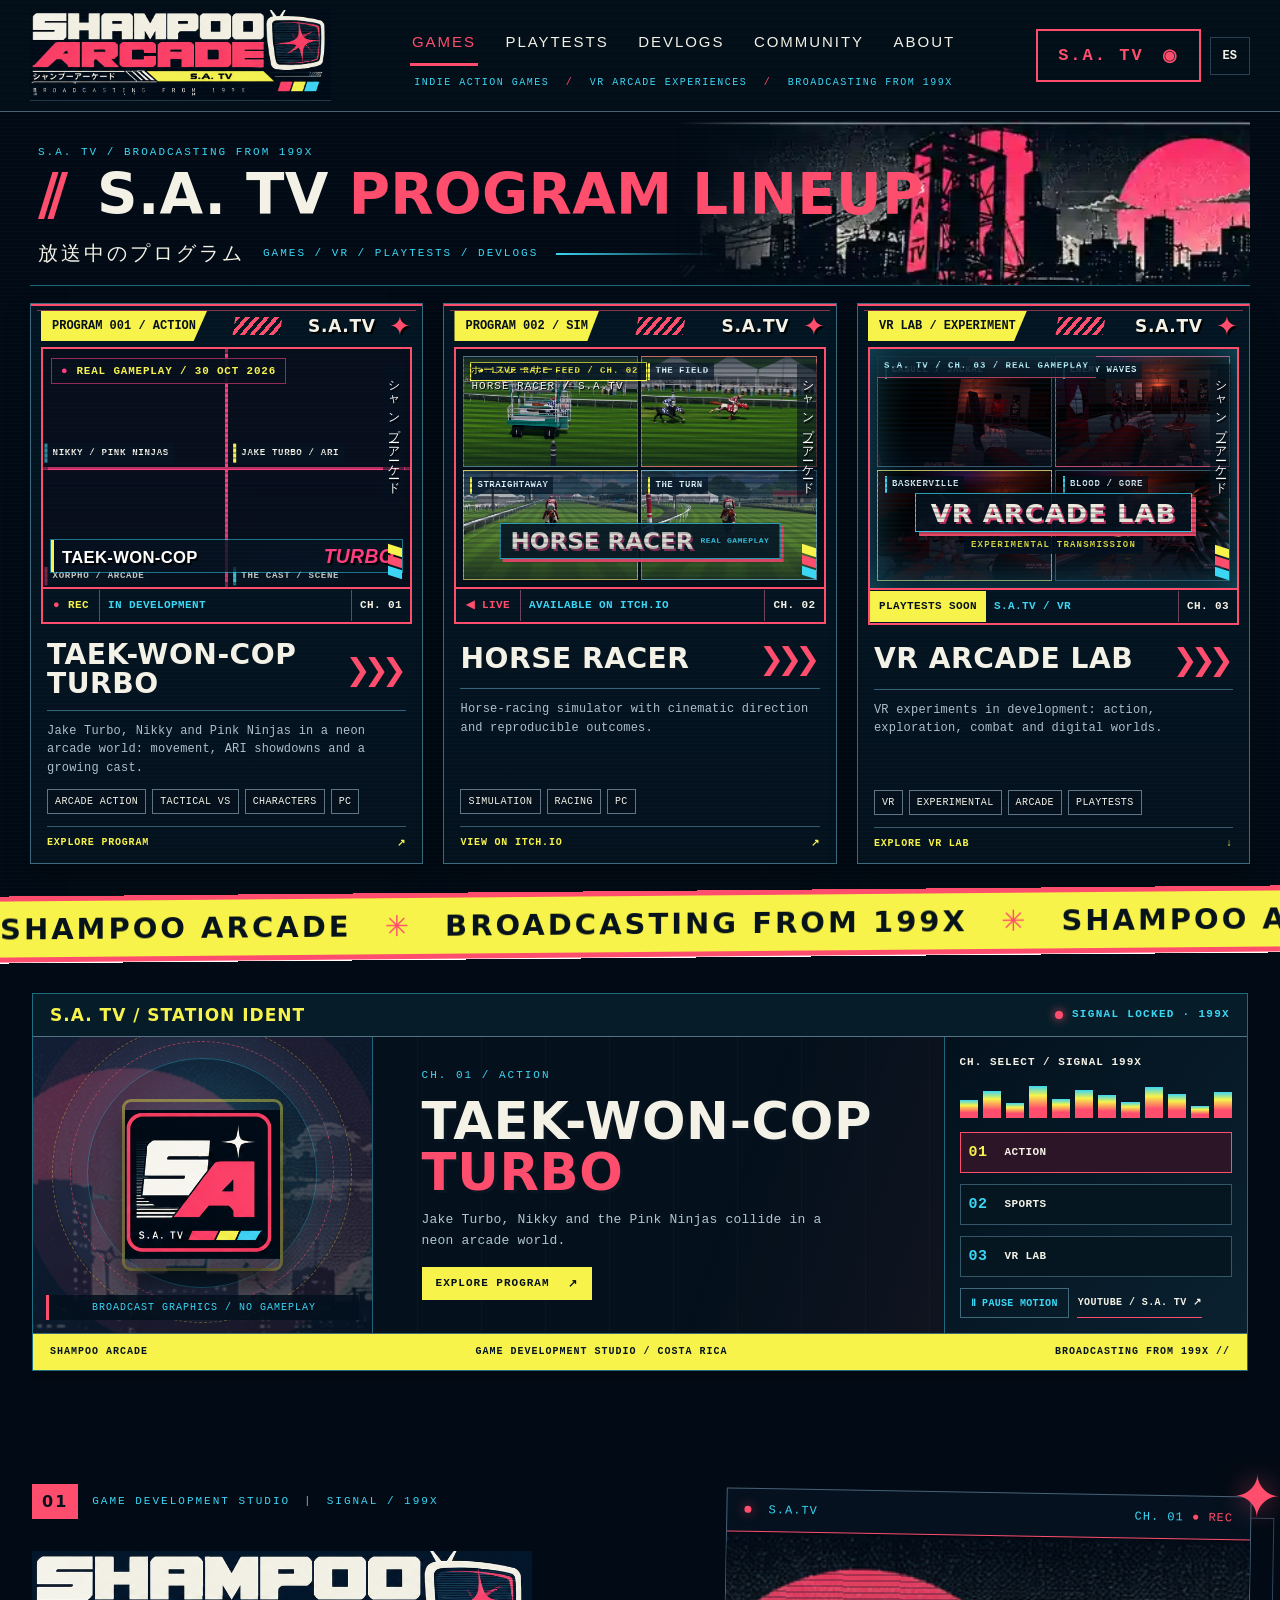
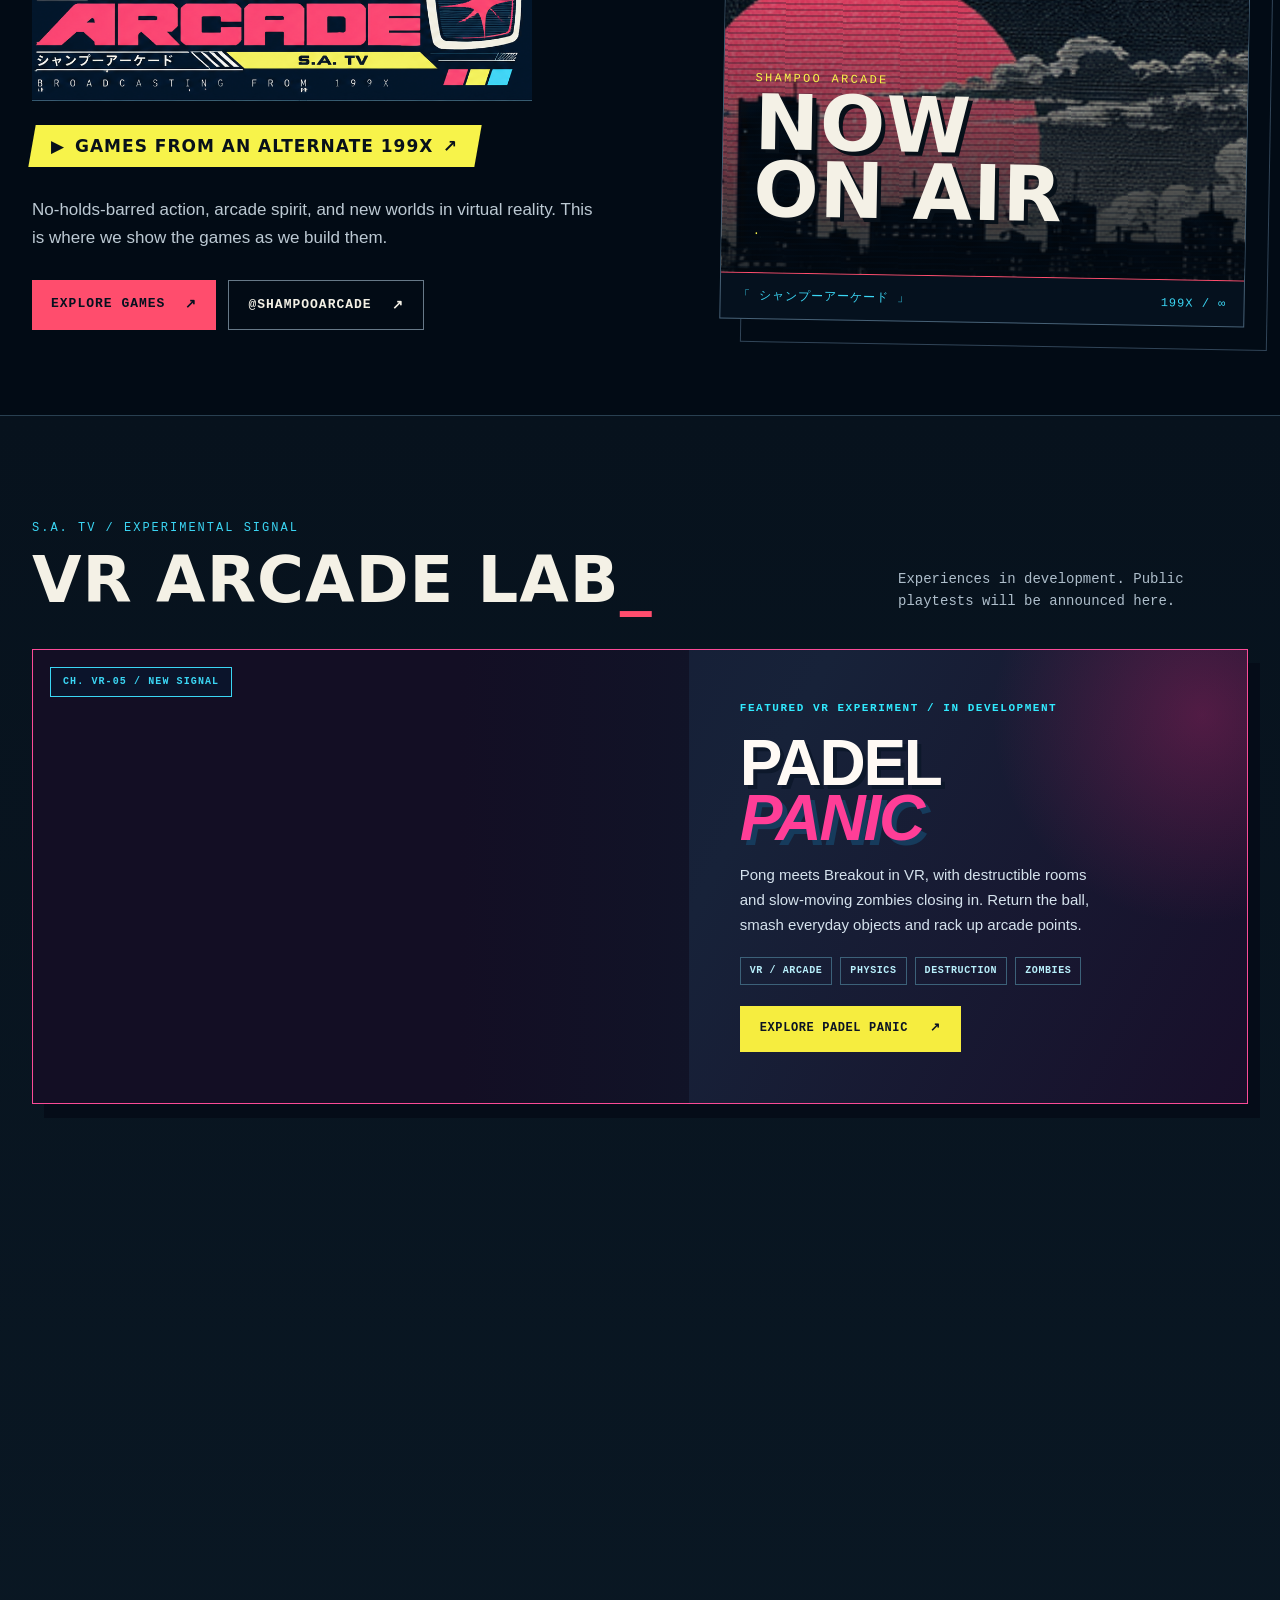
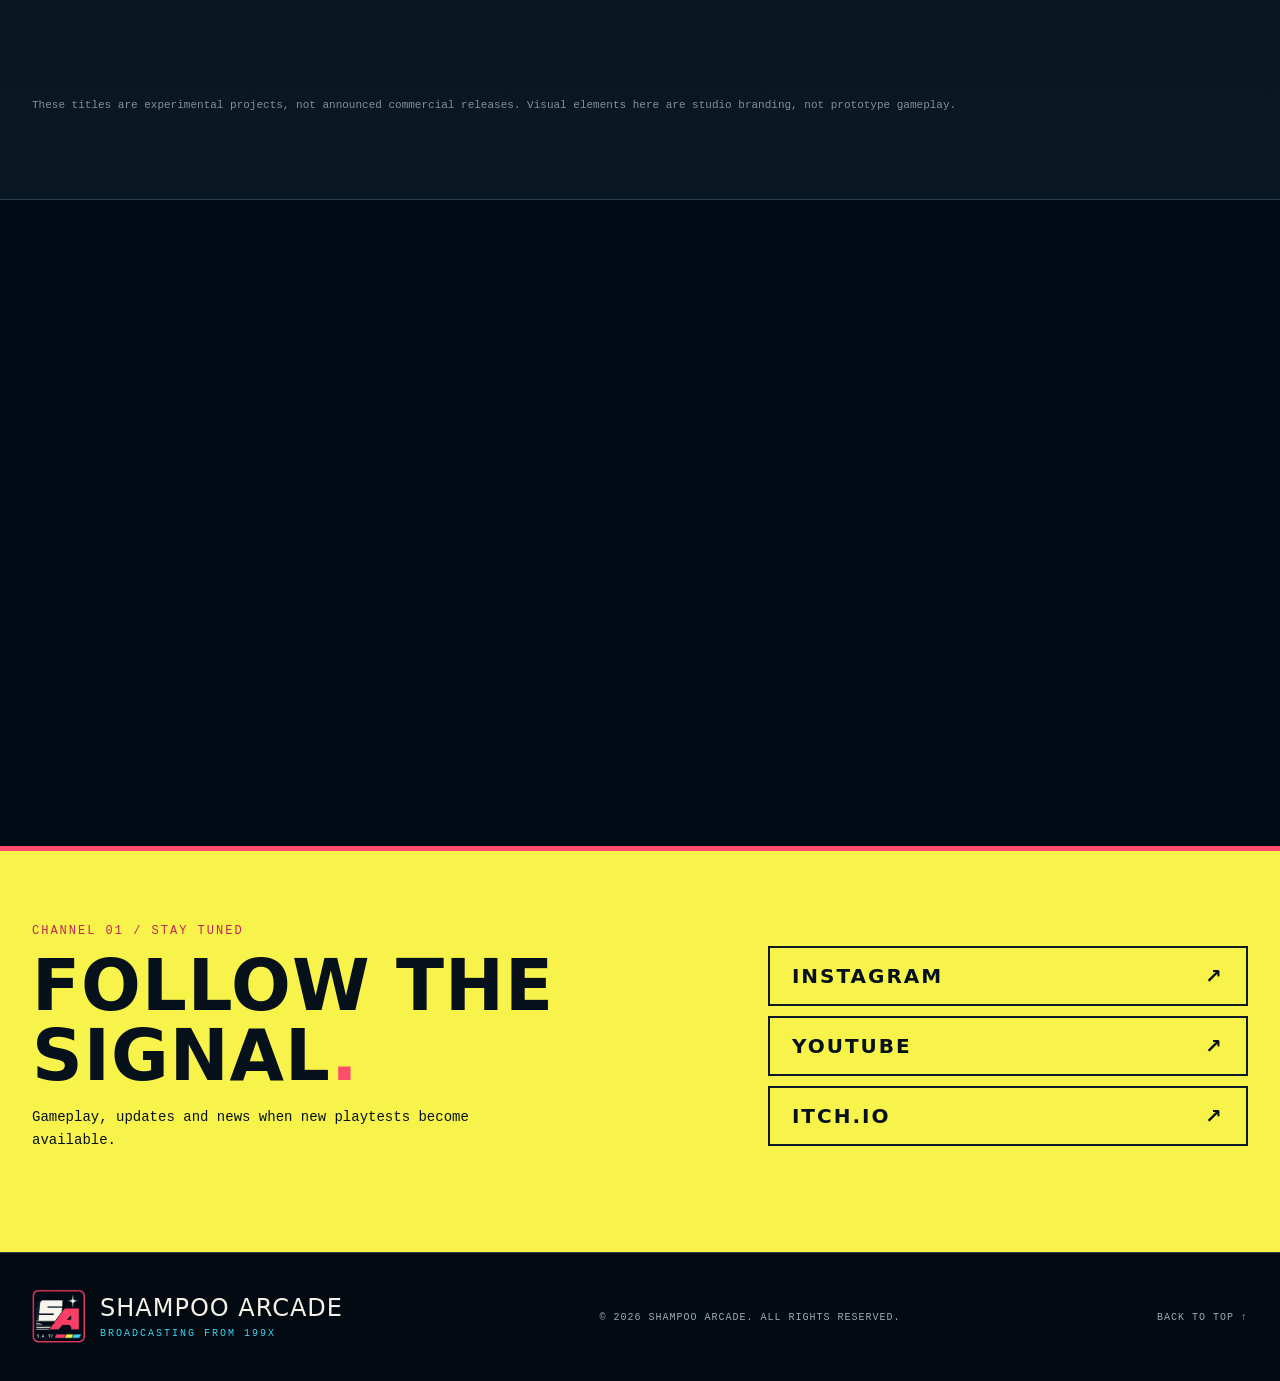
<file: index.html>
<!doctype html>
<html lang="en">
<head>
  <meta charset="UTF-8">
  <meta name="viewport" content="width=device-width,initial-scale=1">
  <meta name="theme-color" content="#06111e">
  <meta name="description" content="Shampoo Arcade — indie action games, VR arcade experiences and playtests. Broadcasting from 199X.">
  <meta property="og:type" content="website">
  <meta property="og:title" content="Shampoo Arcade | Broadcasting from 199X">
  <meta property="og:description" content="Indie action games, VR arcade experiences, playtests and S.A. TV.">
  <meta property="og:image" content="assets/03_BANNER_ORIGINAL_EXACTO.png">
  <link rel="icon" type="image/png" href="assets/favicon.png">
  <link rel="stylesheet" href="style.css">
  <link rel="stylesheet" href="lineup.css">
  <link rel="stylesheet" href="turbo-channel.css?v=20261030">
  <link rel="stylesheet" href="vr-channel.css?v=20261030">
  <link rel="stylesheet" href="horse-channel.css?v=20261030">
  <link rel="stylesheet" href="motion.css?v=20261022">
  <link rel="stylesheet" href="padel-panic/feature.css?v=20261110">
  <title>SHAMPOO ARCADE — S.A. TV / Broadcasting from 199X</title>
</head>
<body class="frontpage-lineup">
  <div class="tv-static" aria-hidden="true"></div>
  <header class="site-head site-head-lineup"><div class="wrap head-inner">
    <a class="head-brand brand-full" href="#top" aria-label="Shampoo Arcade — Home"><img src="assets/01_LOGO_EXACTO.png" alt="SHAMPOO ARCADE S.A. TV — Broadcasting from 199X"></a>
    <div class="head-right">
      <nav id="site-nav" aria-label="Main navigation">
        <a href="#programas" class="nav-active" aria-current="page" data-es="JUEGOS" data-en="GAMES">GAMES</a>
        <a href="#laboratorio" data-es="PRUEBAS" data-en="PLAYTESTS">PLAYTESTS</a>
        <a href="#estudio" data-es="DESARROLLO" data-en="DEVLOGS">DEVLOGS</a>
        <a href="#conecta" data-es="COMUNIDAD" data-en="COMMUNITY">COMMUNITY</a>
        <a href="#estudio" data-section-default data-es="ESTUDIO" data-en="ABOUT">ABOUT</a>
      </nav>
      <div class="head-subline">INDIE ACTION GAMES <span>/</span> VR ARCADE EXPERIENCES <span>/</span> BROADCASTING FROM 199X</div>
    </div>
    <div class="right-nav"><a class="satv-button" href="#on-air" aria-label="S.A. TV Now On Air">S.A. TV <span class="radio-wave" aria-hidden="true">◉</span></a><button type="button" class="lang-btn" id="lang" aria-label="Cambiar a español">ES</button><button type="button" class="menu-btn" id="menu" aria-expanded="false" aria-controls="site-nav" aria-label="Open menu">☰</button></div>
  </div></header>

  <main id="top">
    <section class="section wrap lineup-section" id="programas">
      <div class="lineup-mast">
        <div class="lineup-heading">
          <p class="kicker">S.A. TV / BROADCASTING FROM 199X</p>
          <h2><span class="lineup-slash">//</span> S.A. TV <span class="lineup-hot">PROGRAM LINEUP</span></h2>
          <p class="lineup-subtitle"><span class="jp">放送中のプログラム</span><span data-es="JUEGOS / VR / PRUEBAS / DESARROLLO" data-en="GAMES / VR / PLAYTESTS / DEVLOGS">GAMES / VR / PLAYTESTS / DEVLOGS</span></p>
        </div>
      </div>
      <div class="broadcast-grid" aria-label="S.A. TV program lineup">
        <article class="broadcast-card">
          <div class="broadcast-banner">
            <span class="broadcast-program">PROGRAM 001 / ACTION</span><span class="broadcast-slashes" aria-hidden="true"></span><span class="broadcast-station">S.A.TV <span class="broadcast-star">✦</span></span>
          </div>
          <a class="broadcast-screen turbo-screen" href="taek-won-cop/index.html" aria-label="Explore Taek-Won-Cop Turbo characters, arcade world and tactical combat">
            <div class="turbo-collage" aria-hidden="true">
              <div class="turbo-collage-grid">
                <figure class="turbo-collage-tile"><img loading="lazy" decoding="async" src="media/turbo/nikky-combat-20261030.webp" alt=""><b>NIKKY / PINK NINJAS</b></figure>
                <figure class="turbo-collage-tile"><img loading="lazy" decoding="async" src="media/turbo/turbo-frame-01.webp" alt=""><b>JAKE TURBO / ARI</b></figure>
                <figure class="turbo-collage-tile"><img loading="lazy" decoding="async" src="media/turbo/arcade-xorpho-20261030.webp" alt=""><b>XORPHO / ARCADE</b></figure>
                <figure class="turbo-collage-tile"><img loading="lazy" decoding="async" src="media/turbo/team-arcade-20261030.webp" alt=""><b>THE CAST / SCENE</b></figure>
              </div>
              <span class="turbo-channel-head">REAL GAMEPLAY / 30 OCT 2026</span>
              <span class="turbo-channel-title">TAEK-WON-COP <strong>TURBO</strong></span>
              <div class="turbo-channel-ghost"></div>
            </div>
            <span class="screen-vertical" aria-hidden="true">シャンプーアーケード</span><span class="bars" aria-hidden="true"><i></i><i></i><i></i></span>
          </a>
          <div class="broadcast-ticker"><span class="ticker-rec">REC</span><span class="ticker-status" data-es="EN DESARROLLO" data-en="IN DEVELOPMENT">IN DEVELOPMENT</span><span class="ticker-channel">CH. 01</span></div>
          <div class="broadcast-details">
            <div class="broadcast-title-line"><h3>TAEK-WON-COP TURBO</h3><span class="chevrons" aria-hidden="true">❯❯❯</span></div>
            <p data-es="Jake Turbo, Nikky y Pink Ninjas en un mundo arcade de neón: exploración, peleas ARI y un universo que evoluciona." data-en="Jake Turbo, Nikky and Pink Ninjas in a neon arcade world: movement, ARI showdowns and a growing cast.">Jake Turbo, Nikky and Pink Ninjas in a neon arcade world: movement, ARI showdowns and a growing cast.</p>
            <div class="broadcast-tags" aria-label="Genres"><span>ARCADE ACTION</span><span>TACTICAL VS</span><span>CHARACTERS</span><span>PC</span></div>
            <a class="broadcast-open" href="taek-won-cop/index.html"><span data-es="EXPLORAR PROGRAMA" data-en="EXPLORE PROGRAM">EXPLORE PROGRAM</span><span aria-hidden="true">↗</span></a>
          </div>
        </article>
        <article class="broadcast-card">
          <div class="broadcast-banner">
            <span class="broadcast-program">PROGRAM 002 / SIM</span><span class="broadcast-slashes" aria-hidden="true"></span><span class="broadcast-station">S.A.TV <span class="broadcast-star">✦</span></span>
          </div>
          <a class="broadcast-screen horse-collage-screen" href="https://shampooarcade.itch.io/horse-racer" target="_blank" rel="noopener" aria-label="View Horse Racer on itch.io — real animated gameplay">
            <div class="horse-collage" data-horse-collage aria-hidden="true">
              <div class="horse-collage-grid">
                <figure class="horse-collage-tile"><img data-horse-collage-tile src="media/horse-clips/01-start-gate.webp" width="800" height="450" loading="lazy" decoding="async" alt=""><b data-horse-tile-label>START LINE</b></figure>
                <figure class="horse-collage-tile"><img data-horse-collage-tile src="media/horse-clips/02-race-field.webp" width="800" height="450" loading="lazy" decoding="async" alt=""><b data-horse-tile-label>THE FIELD</b></figure>
                <figure class="horse-collage-tile"><img data-horse-collage-tile src="media/horse-clips/03-straightaway.webp" width="800" height="450" loading="lazy" decoding="async" alt=""><b data-horse-tile-label>STRAIGHTAWAY</b></figure>
                <figure class="horse-collage-tile"><img data-horse-collage-tile src="media/horse-clips/04-curve-run.webp" width="800" height="450" loading="lazy" decoding="async" alt=""><b data-horse-tile-label>THE TURN</b></figure>
              </div>
              <span class="horse-collage-live">● LIVE RACE FEED / CH. 02</span>
              <span class="horse-collage-plate">HORSE RACER <small>REAL GAMEPLAY</small></span>
              <div class="horse-collage-static"></div><div class="horse-collage-flash"></div>
            </div>
            <span class="screen-legend"><small>ホースレーサー</small>HORSE RACER / S.A.TV</span><span class="screen-vertical" aria-hidden="true">シャンプーアーケード</span><span class="bars" aria-hidden="true"><i></i><i></i><i></i></span>
          </a>
          <div class="broadcast-ticker"><span class="ticker-rec ticker-live">LIVE</span><span class="ticker-status" data-es="DISPONIBLE EN ITCH.IO" data-en="AVAILABLE ON ITCH.IO">AVAILABLE ON ITCH.IO</span><span class="ticker-channel">CH. 02</span></div>
          <div class="broadcast-details">
            <div class="broadcast-title-line"><h3>HORSE RACER</h3><span class="chevrons" aria-hidden="true">❯❯❯</span></div>
            <p data-es="Simulación de carreras con dirección cinematográfica y resultados reproducibles." data-en="Horse-racing simulator with cinematic direction and reproducible outcomes.">Horse-racing simulator with cinematic direction and reproducible outcomes.</p>
            <div class="broadcast-tags" aria-label="Genres"><span>SIMULATION</span><span>RACING</span><span>PC</span></div>
            <a class="broadcast-open" href="https://shampooarcade.itch.io/horse-racer" target="_blank" rel="noopener"><span data-es="VER EN ITCH.IO" data-en="VIEW ON ITCH.IO">VIEW ON ITCH.IO</span><span aria-hidden="true">↗</span></a>
          </div>
        </article>
        <article class="broadcast-card">
          <div class="broadcast-banner">
            <span class="broadcast-program">VR LAB / EXPERIMENT</span><span class="broadcast-slashes" aria-hidden="true"></span><span class="broadcast-station">S.A.TV <span class="broadcast-star">✦</span></span>
          </div>
          <a class="broadcast-screen vr-screen vr-collage-screen" href="#laboratorio" aria-label="Explore VR experiments with real Search and Destroy gameplay">
            <div class="vr-collage" data-vr-collage aria-hidden="true">
              <div class="vr-collage-grid">
                <figure class="vr-collage-tile"><img data-vr-collage-tile src="search-and-destroy/assets/clips/01-hotel-gunplay.webp" loading="lazy" decoding="async" width="1280" height="720" alt=""><b>CASULL / JACKAL</b></figure>
                <figure class="vr-collage-tile"><img data-vr-collage-tile src="search-and-destroy/assets/clips/02-enemy-waves.webp" loading="lazy" decoding="async" width="1280" height="720" alt=""><b>ENEMY WAVES</b></figure>
                <figure class="vr-collage-tile"><img data-vr-collage-tile src="search-and-destroy/assets/clips/03-baskerville-summon.webp" loading="lazy" decoding="async" width="1280" height="720" alt=""><b>BASKERVILLE</b></figure>
                <figure class="vr-collage-tile"><img data-vr-collage-tile src="search-and-destroy/assets/clips/04-blood-and-gore.webp" loading="lazy" decoding="async" width="1280" height="720" alt=""><b>BLOOD / GORE</b></figure>
              </div>
              <span class="vr-collage-signal">S.A. TV / CH. 03 / REAL GAMEPLAY</span>
              <div class="vr-collage-nameplate"><strong>VR ARCADE LAB</strong><small>EXPERIMENTAL TRANSMISSION</small></div>
              <div class="vr-collage-static"></div>
              <div class="vr-collage-flash"></div>
            </div>
            <span class="screen-vertical" aria-hidden="true">シャンプーアーケード</span><span class="bars" aria-hidden="true"><i></i><i></i><i></i></span>
          </a>
          <div class="broadcast-ticker"><span class="ticker-playtest" data-es="PRUEBAS PRONTO" data-en="PLAYTESTS SOON">PLAYTESTS SOON</span><span class="ticker-status">S.A.TV / VR</span><span class="ticker-channel">CH. 03</span></div>
          <div class="broadcast-details">
            <div class="broadcast-title-line"><h3>VR ARCADE LAB</h3><span class="chevrons" aria-hidden="true">❯❯❯</span></div>
            <p data-es="Experimentos VR en desarrollo: acción, exploración, combate y mundos digitales." data-en="VR experiments in development: action, exploration, combat and digital worlds.">VR experiments in development: action, exploration, combat and digital worlds.</p>
            <div class="broadcast-tags" aria-label="Genres"><span>VR</span><span>EXPERIMENTAL</span><span>ARCADE</span><span>PLAYTESTS</span></div>
            <a class="broadcast-open" href="#laboratorio"><span data-es="EXPLORAR LABORATORIO" data-en="EXPLORE VR LAB">EXPLORE VR LAB</span><span aria-hidden="true">↓</span></a>
          </div>
        </article>
      </div>
    </section>

    <div class="marquee-wrap" aria-hidden="true"><div class="marquee-line">SHAMPOO ARCADE <span>✳</span> BROADCASTING FROM 199X <span>✳</span> SHAMPOO ARCADE <span>✳</span> GAMES / VR / PLAYTESTS <span>✳</span> SHAMPOO ARCADE <span>✳</span></div></div>



    <!-- S.A.TV MOTION IDENT / procedural broadcast graphics, no synthetic gameplay -->
    <section class="satv-ident wrap" id="satv-ident" aria-labelledby="satv-ident-title">
      <div class="satv-ident-top"><strong>S.A. TV / STATION IDENT</strong><span class="satv-ident-signal"><i aria-hidden="true"></i> SIGNAL LOCKED · 199X</span></div>
      <div class="satv-ident-grid">
        <div class="satv-ident-art" aria-hidden="true">
          <span class="satv-ident-rings"></span>
          <img class="satv-ident-avatar" src="assets/02_AVATAR_EXACTO.png" width="170" height="170" alt="">
          <span class="satv-ident-art-tag">BROADCAST GRAPHICS / NO GAMEPLAY</span>
        </div>
        <div class="satv-ident-copy">
          <p class="kicker" data-satv-channel>CH. 01 / ACTION</p>
          <h2 id="satv-ident-title"><span data-satv-line1>TAEK-WON-COP</span><br><span data-satv-line2>TURBO</span></h2>
          <p class="satv-ident-dek" data-satv-dek>Jake Turbo, Nikky and Pink Ninjas in a neon arcade world.</p>
          <a class="satv-ident-link" data-satv-link href="taek-won-cop/index.html"><span data-es="EXPLORAR PROGRAMA" data-en="EXPLORE PROGRAM">EXPLORE PROGRAM</span><span aria-hidden="true">↗</span></a>
        </div>
        <aside class="satv-ident-panel" aria-label="S.A. TV Channel selector">
          <span class="satv-ident-panel-title">CH. SELECT / SIGNAL 199X</span>
          <div class="satv-ident-meter" aria-hidden="true"><i></i><i></i><i></i><i></i><i></i><i></i><i></i><i></i><i></i><i></i><i></i><i></i></div>
          <button class="satv-channel" type="button" data-satv-select="0" aria-pressed="true"><b>01</b> ACTION</button>
          <button class="satv-channel" type="button" data-satv-select="1" aria-pressed="false"><b>02</b> SPORTS</button>
          <button class="satv-channel" type="button" data-satv-select="2" aria-pressed="false"><b>03</b> VR LAB</button>
          <div class="satv-ident-controls"><button class="satv-ident-pause" id="satv-motion-toggle" type="button" aria-pressed="false">Ⅱ PAUSE MOTION</button><a class="satv-ident-yt" href="https://www.youtube.com/@ShampooArcade" target="_blank" rel="noopener">YOUTUBE / S.A. TV ↗</a></div>
        </aside>
      </div>
      <div class="satv-ident-bottom"><strong>SHAMPOO ARCADE</strong><span>GAME DEVELOPMENT STUDIO / COSTA RICA</span><span>BROADCASTING FROM 199X //</span></div>
    </section>

    <section class="hero wrap home-broadcast" id="on-air" aria-labelledby="hero-title">
      <div class="hero-copy">
        <div class="eyebrow"><span class="square-chip">01</span><span>GAME DEVELOPMENT STUDIO</span><span class="separator">|</span><span>SIGNAL / 199X</span></div>
        <h1 id="hero-title" class="visually-hidden">Shampoo Arcade — Broadcasting from 199X</h1>
        <img class="hero-logo" src="assets/01_LOGO_EXACTO.png" alt="SHAMPOO ARCADE — S.A. TV — Broadcasting from 199X" fetchpriority="high">
        <div class="yellow-label"><span>▶</span><b data-es="JUEGOS DEL OTRO 199X" data-en="GAMES FROM AN ALTERNATE 199X">GAMES FROM AN ALTERNATE 199X</b><span>↗</span></div>
        <p class="hero-description" data-es="Acción sin frenos, espíritu arcade y nuevos mundos en realidad virtual. Aquí enseñamos los juegos mientras los construimos." data-en="No-holds-barred action, arcade spirit, and new worlds in virtual reality. This is where we show the games as we build them.">No-holds-barred action, arcade spirit, and new worlds in virtual reality. This is where we show the games as we build them.</p>
        <div class="hero-actions"><a href="#programas" class="button button-pink"><span data-es="VER LOS JUEGOS" data-en="EXPLORE GAMES">EXPLORE GAMES</span><span> ↗</span></a><a class="button button-outline" href="https://www.instagram.com/shampooarcade/" target="_blank" rel="noopener">@SHAMPOOARCADE <span> ↗</span></a></div>
      </div>
      <div class="hero-tv"><div class="screen-head"><span><i class="live-dot"></i> S.A.TV</span><span>CH. 01 <i>● REC</i></span></div>
        <div class="city-panel" role="img" aria-label="Ciudad nocturna retro con sol rosa, tomada de la identidad aprobada"><div class="scene-label"><span>SHAMPOO ARCADE</span><strong>NOW<br>ON AIR<span class="pink">.</span></strong></div></div>
        <div class="screen-foot"><span>「 シャンプーアーケード 」</span><span>199X / ∞</span></div>
        <div class="little-star" aria-hidden="true">✦</div>
      </div>
    </section>

    <section class="lab-section" id="laboratorio"><div class="wrap"><div class="section-top"><div><p class="kicker">S.A. TV / EXPERIMENTAL SIGNAL</p><h2><span data-es="VR ARCADE LAB" data-en="VR ARCADE LAB">VR ARCADE LAB</span><span class="pink">_</span></h2></div><p class="section-note" data-es="Experiencias en desarrollo. Las pruebas públicas se anunciarán aquí." data-en="Experiences in development. Public playtests will be announced here.">Experiences in development. Public playtests will be announced here.</p></div>
      <!-- PADEL PANIC / FEATURED VR PROJECT — concept art, not gameplay -->
      <article class="pp-feature" aria-labelledby="paddle-panic-feature-title">
        <a class="pp-feature-art" href="padel-panic/index.html" aria-label="Explore Padel Panic VR arcade game">
          <span class="pp-feature-art-badge">CH. VR-05 / NEW SIGNAL</span>
          <img src="padel-panic/assets/key-art.webp" width="1536" height="1024" loading="lazy" decoding="async" alt="Padel Panic key art: a VR paddle hits a glowing pong ball into a zombie in a neon kitchen. Promotional illustration, not gameplay.">
        </a>
        <div class="pp-feature-copy">
          <span class="pp-feature-line">FEATURED VR EXPERIMENT / IN DEVELOPMENT</span>
          <h3 id="paddle-panic-feature-title">PADEL <em>PANIC</em></h3>
          <p data-en="Pong meets Breakout in VR, with destructible rooms and slow-moving zombies closing in. Return the ball, smash everyday objects and rack up arcade points." data-es="Pong se encuentra con Breakout en VR: escenarios destructibles y zombis que se acercan lentamente. Devolvé la bola, rompé objetos y sumá puntos arcade.">Pong meets Breakout in VR, with destructible rooms and slow-moving zombies closing in. Return the ball, smash everyday objects and rack up arcade points.</p>
          <div class="pp-feature-tags"><span>VR / ARCADE</span><span>PHYSICS</span><span>DESTRUCTION</span><span>ZOMBIES</span></div>
          <a class="pp-feature-button" href="padel-panic/index.html"><span data-en="EXPLORE PADEL PANIC" data-es="EXPLORAR PADEL PANIC">EXPLORE PADEL PANIC</span><span aria-hidden="true">↗</span></a>
        </div>
      </article>
      <div class="lab-grid">
        <article class="lab-card c-pink"><div class="lab-number">01 / VR EXPERIMENT</div><div class="lab-icon">⌖</div><div class="lab-end"><span>VR / ARCADE</span><h3>SEARCH<br>& DESTROY</h3><p data-es="Dos pistolas, poderes sobrenaturales y oleadas enemigas en habitaciones góticas." data-en="Dual pistols, supernatural powers and enemy waves through gothic rooms.">Dual pistols, supernatural powers and enemy waves through gothic rooms.</p><span class="lab-status">R&D / NOT RELEASED</span><a class="lab-page-link" href="search-and-destroy/index.html" data-en="VIEW GAMEPLAY & MECHANICS ↗" data-es="VER GAMEPLAY Y MECÁNICAS ↗">VIEW GAMEPLAY & MECHANICS ↗</a></div></article>
        <article class="lab-card c-cyan"><div class="lab-number">02 / VR EXPERIMENT</div><div class="lab-icon">◈</div><div class="lab-end"><span>VR / MULTIPLAYER</span><h3>DIGI<br>VR</h3><p data-es="Mundos digitales, compañeros virtuales y exploración compartida." data-en="Digital worlds, virtual partners, and shared exploration.">Digital worlds, virtual partners, and shared exploration.</p><span class="lab-status">R&D / NOT RELEASED</span></div></article>
        <article class="lab-card c-yellow"><div class="lab-number">03 / VR EXPERIMENT</div><div class="lab-icon">↝</div><div class="lab-end"><span>VR / FITNESS</span><h3>BIKE<br>VR</h3><p data-es="Exploración y rutas inmersivas mientras pedaleas." data-en="Immersive exploration and routes powered by cycling.">Immersive exploration and routes powered by cycling.</p><span class="lab-status">R&D / NOT RELEASED</span></div></article>
        <article class="lab-card c-white"><div class="lab-number">04 / VR EXPERIMENT</div><div class="lab-icon">✳</div><div class="lab-end"><span>VR / COMBAT</span><h3>KOKU<br>VR</h3><p data-es="Combates físicos de artes marciales y poderes espectaculares." data-en="Physical martial arts combat and spectacular superpowers.">Physical martial arts combat and spectacular superpowers.</p><span class="lab-status">CONCEPT / NOT RELEASED</span></div></article>
      </div>
      <p class="disclaimer" data-es="Estos títulos son proyectos experimentales, no anuncios de disponibilidad comercial. Las imágenes aquí representan la identidad del estudio, no gameplay de esos prototipos." data-en="These titles are experimental projects, not announced commercial releases. Visual elements here are studio branding, not prototype gameplay.">These titles are experimental projects, not announced commercial releases. Visual elements here are studio branding, not prototype gameplay.</p>
    </div></section>

    <section class="transmission-section wrap" id="estudio"><div class="transmission-card"><div class="transmission-image"><img src="assets/04_CIUDAD_ORIGINAL.png" alt="Ciudad nocturna de S.A. TV"></div><div class="transmission-copy"><div class="kicker">THE STUDIO / S.A.TV</div><h2>THE SIGNAL<br><span class="pink">IS ALIVE.</span></h2><p data-es="Shampoo Arcade es un estudio independiente que crea videojuegos de acción, arcades rejugables y experiencias VR. S.A. TV es nuestra señal: avances, gameplay real, experimentos y futuras pruebas." data-en="Shampoo Arcade is an independent studio making action games, replayable arcades and VR experiences. S.A. TV is our signal: updates, real gameplay, experiments and upcoming playtests.">Shampoo Arcade is an independent studio making action games, replayable arcades and VR experiences. S.A. TV is our signal: updates, real gameplay, experiments and upcoming playtests.</p><div class="three-bars" aria-hidden="true"><i></i><i></i><i></i></div></div></div></section>

    <section class="join-section" id="conecta"><div class="wrap join-inner"><div><p class="kicker">CHANNEL 01 / STAY TUNED</p><h2><span data-es="SIGUE LA SEÑAL" data-en="FOLLOW THE SIGNAL">FOLLOW THE SIGNAL</span><span class="pink">.</span></h2><p data-es="Gameplay, avances y avisos cuando abramos nuevas pruebas." data-en="Gameplay, updates and news when new playtests become available.">Gameplay, updates and news when new playtests become available.</p></div><div class="socials"><a href="https://www.instagram.com/shampooarcade/" target="_blank" rel="noopener">INSTAGRAM <span>↗</span></a><a href="https://www.youtube.com/@ShampooArcade" target="_blank" rel="noopener">YOUTUBE <span>↗</span></a><a href="https://shampooarcade.itch.io/" target="_blank" rel="noopener">ITCH.IO <span>↗</span></a></div></div></section>
  </main>
  <footer><div class="wrap foot"><div class="foot-main"><img src="assets/02_AVATAR_EXACTO.png" alt="S.A. TV"><div><strong>SHAMPOO ARCADE</strong><small>BROADCASTING FROM 199X</small></div></div><span>© <span id="year">2026</span> SHAMPOO ARCADE. ALL RIGHTS RESERVED.</span><a href="#top">BACK TO TOP ↑</a></div></footer>
  <script src="script.js?v=exclusive-nav-3" defer></script>
  <script src="motion.js?v=20261022" defer></script>
  <script src="vr-channel.js?v=20261030" defer></script>
  <script src="horse-channel.js?v=20261030" defer></script>
</body>
</html>
</file>
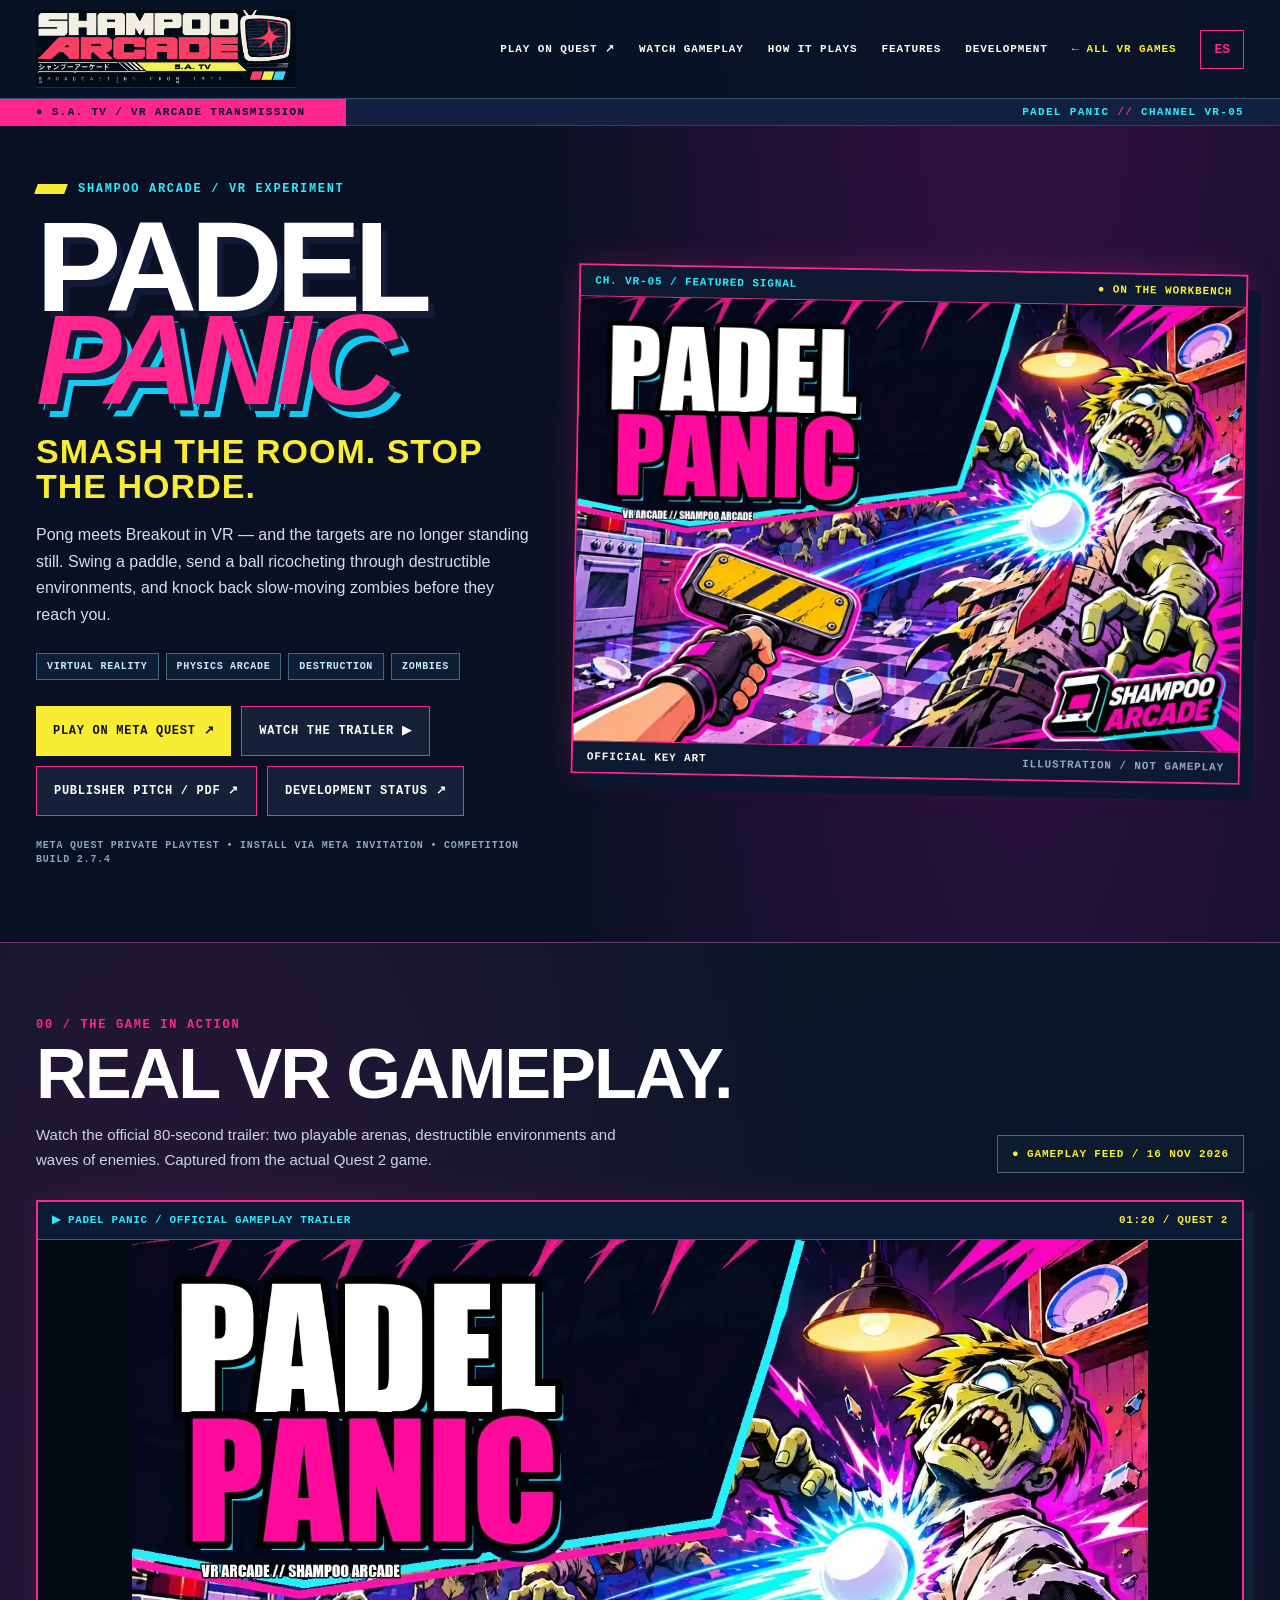
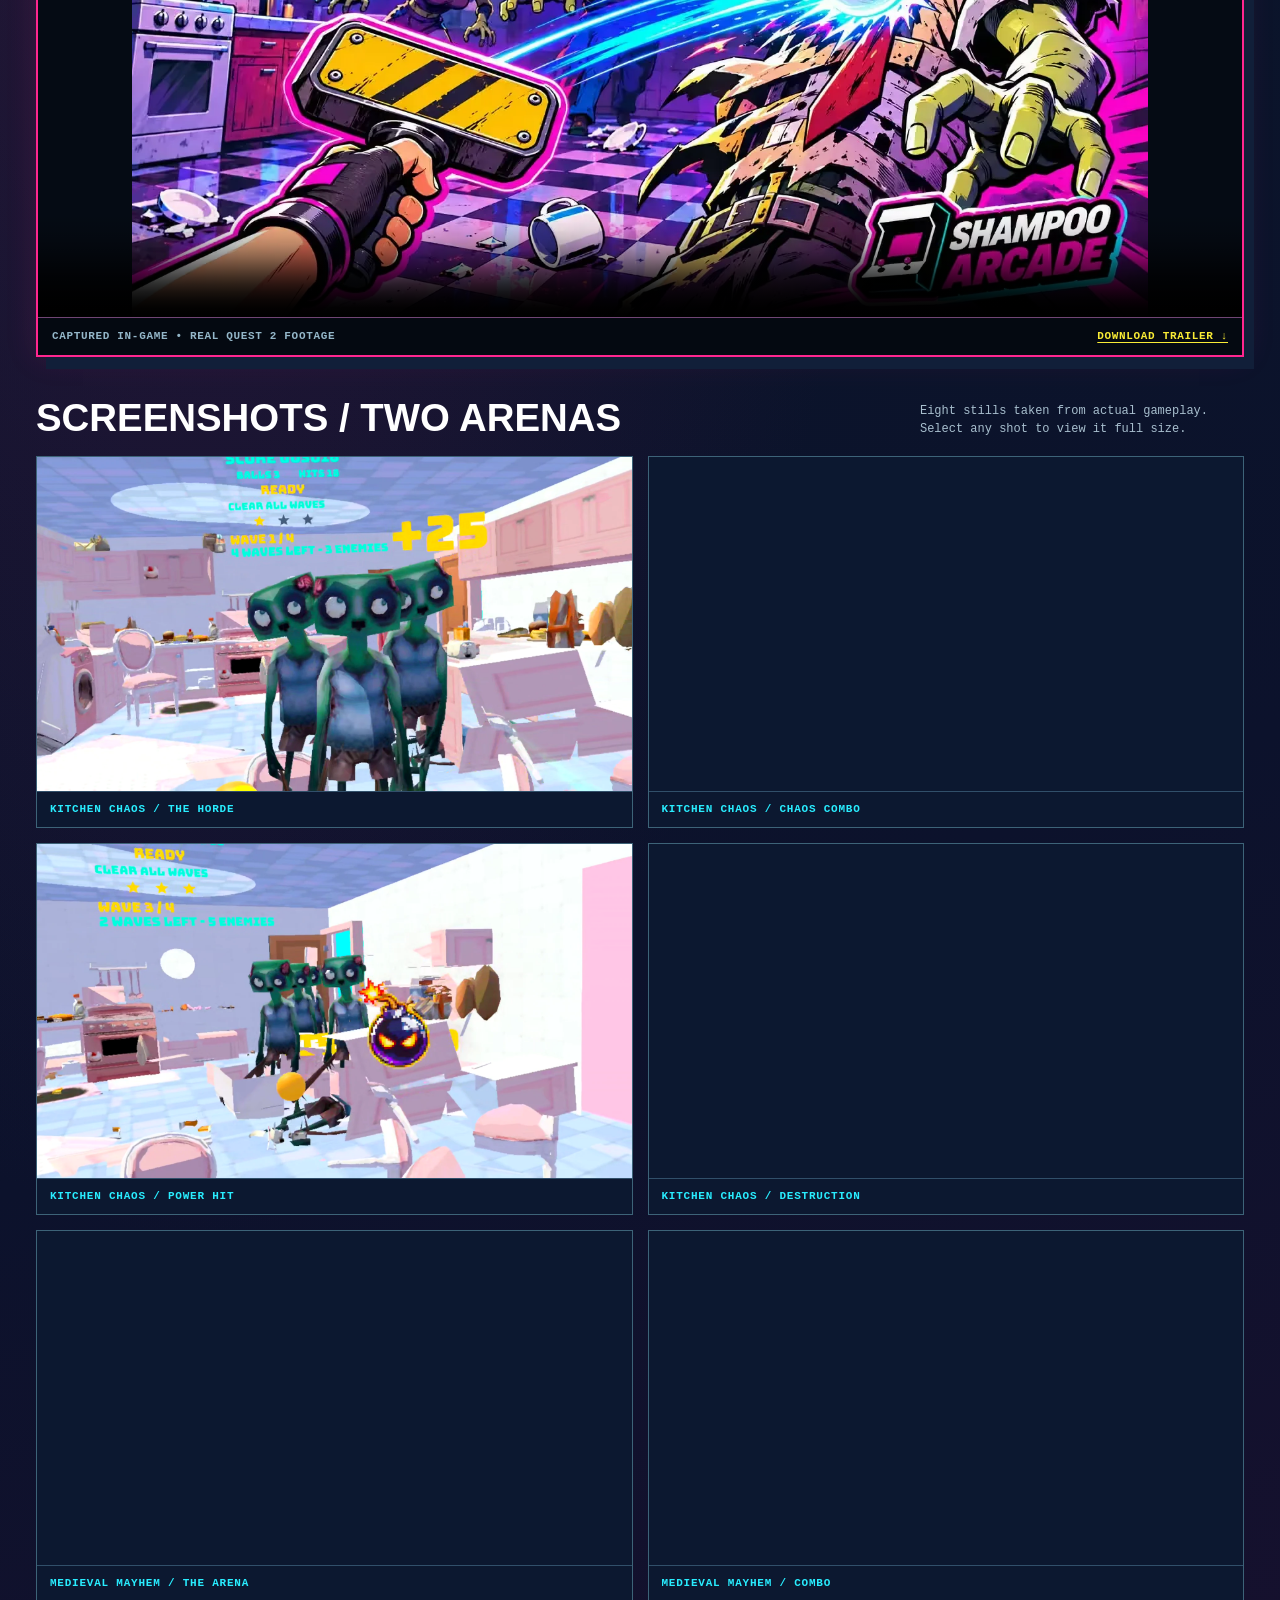
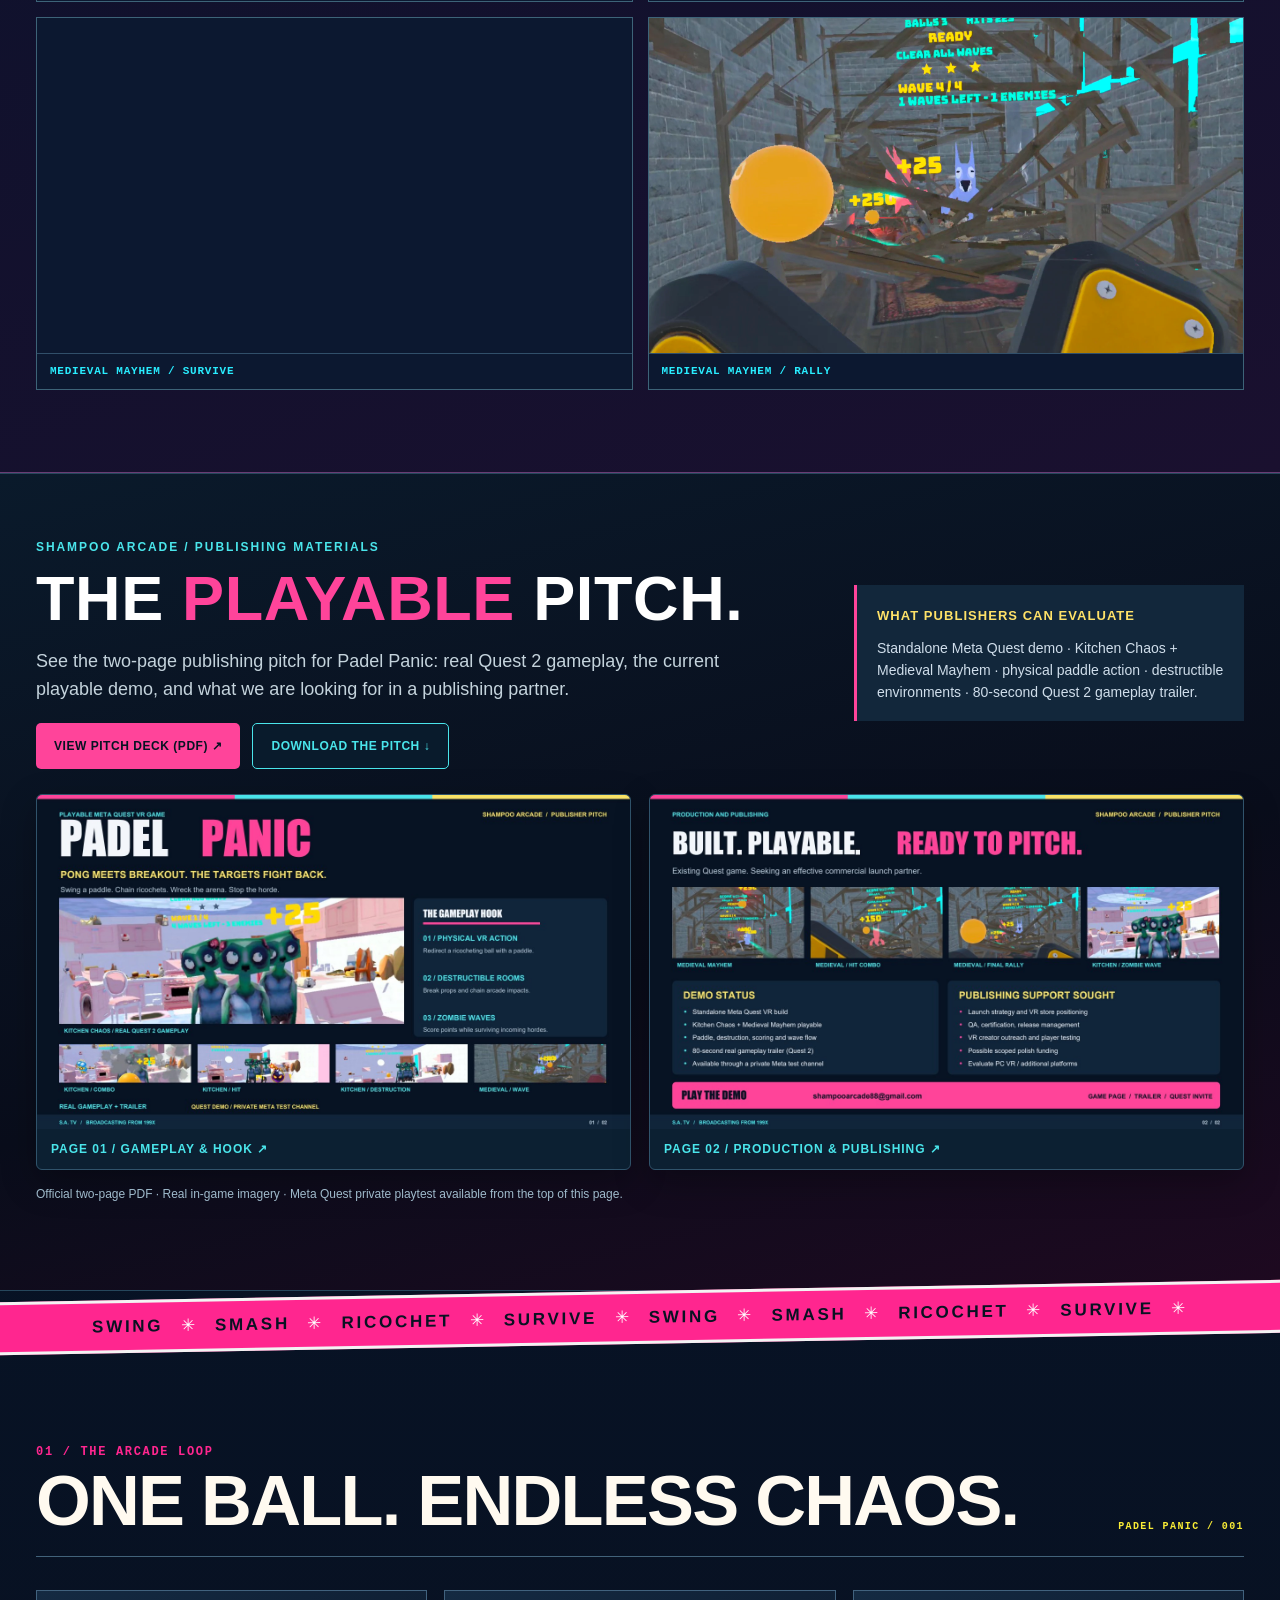
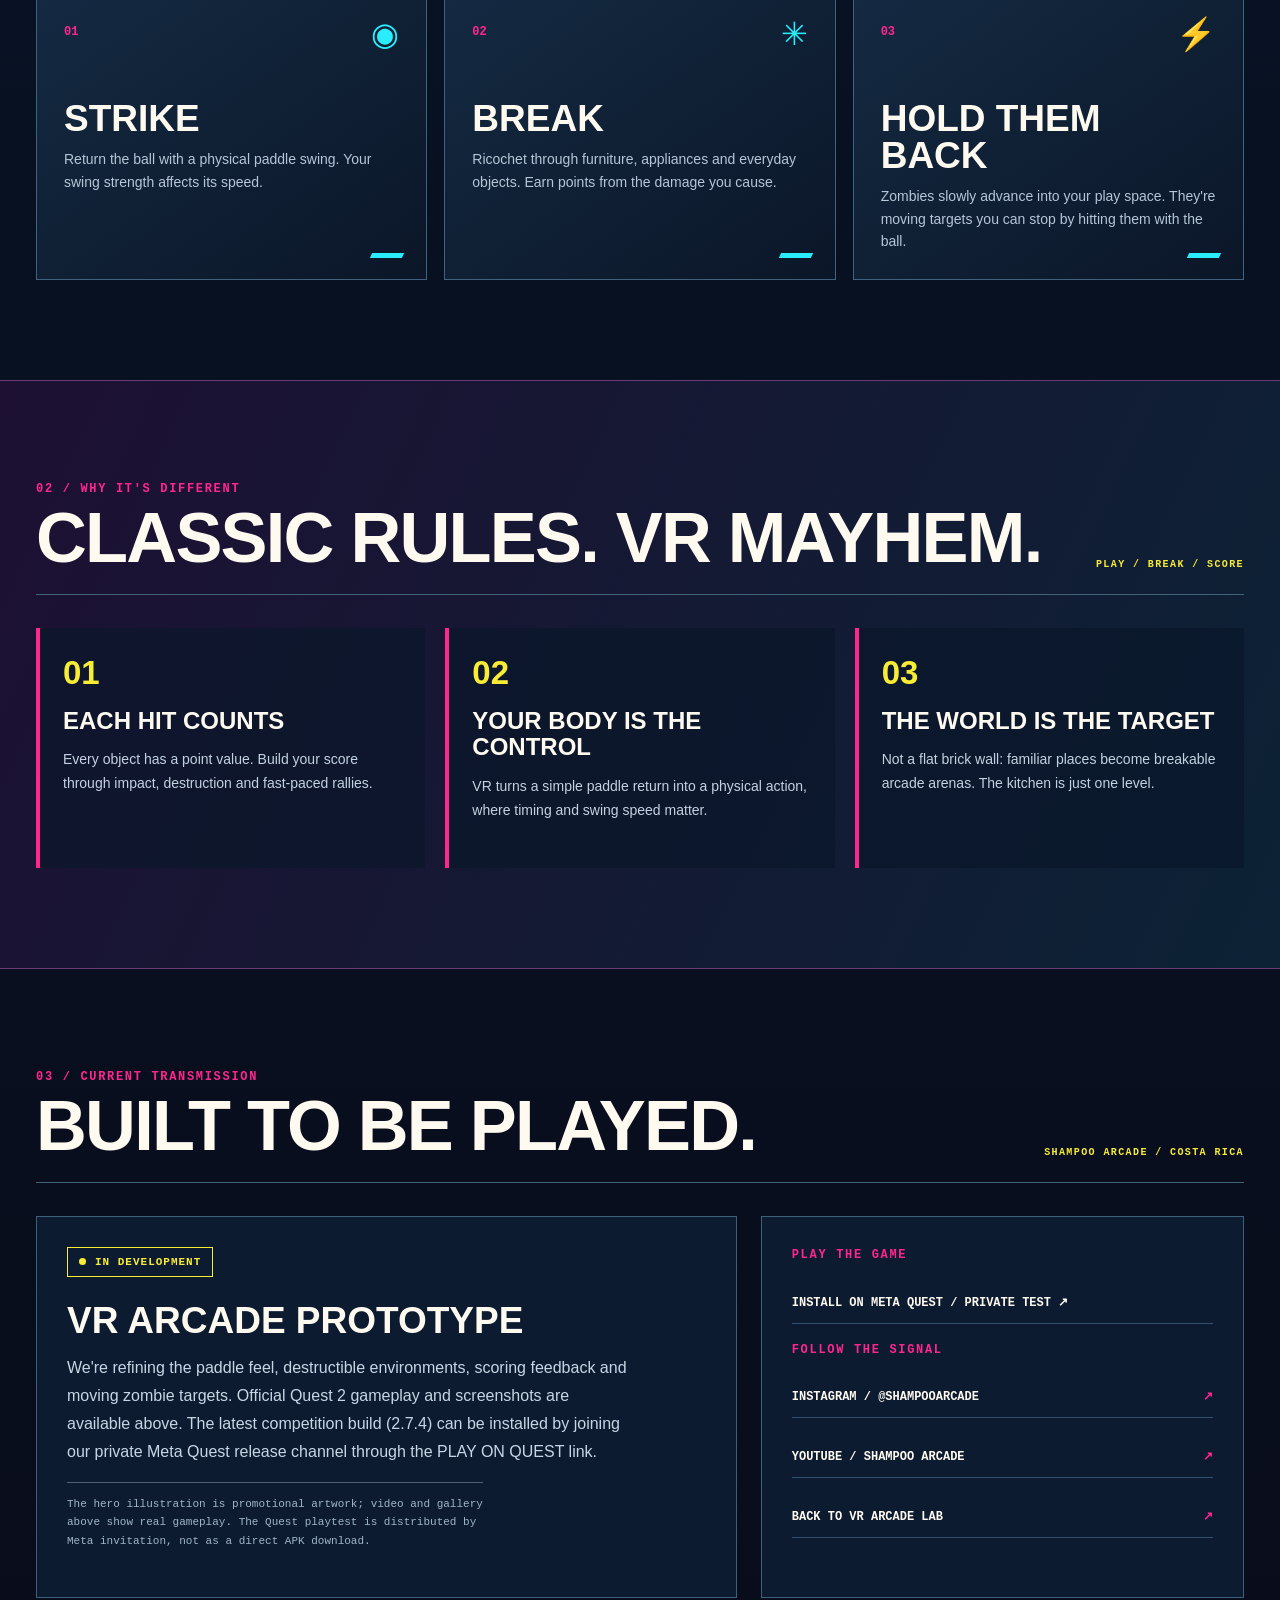
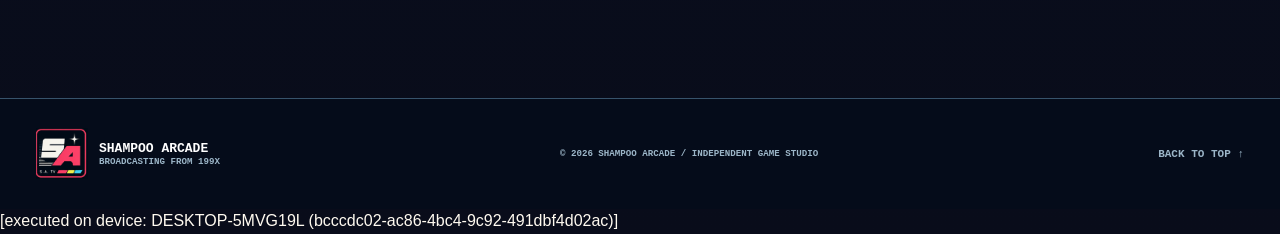
<file: paddle-panic/index.html>
<!doctype html>
<html lang="en"><head><meta charset="utf-8"><meta name="robots" content="noindex,follow"><meta name="viewport" content="width=device-width, initial-scale=1"><link rel="canonical" href="https://kendarte.github.io/ShampooArcade/padel-panic/"><meta http-equiv="refresh" content="0;url=../padel-panic/"><title>PADEL PANIC — Moved</title></head>
<body><p>This game is now called <a href="../padel-panic/"><strong>PADEL PANIC</strong></a>.</p><script>location.replace("../padel-panic/"+location.search+location.hash)</script></body></html>
</file>
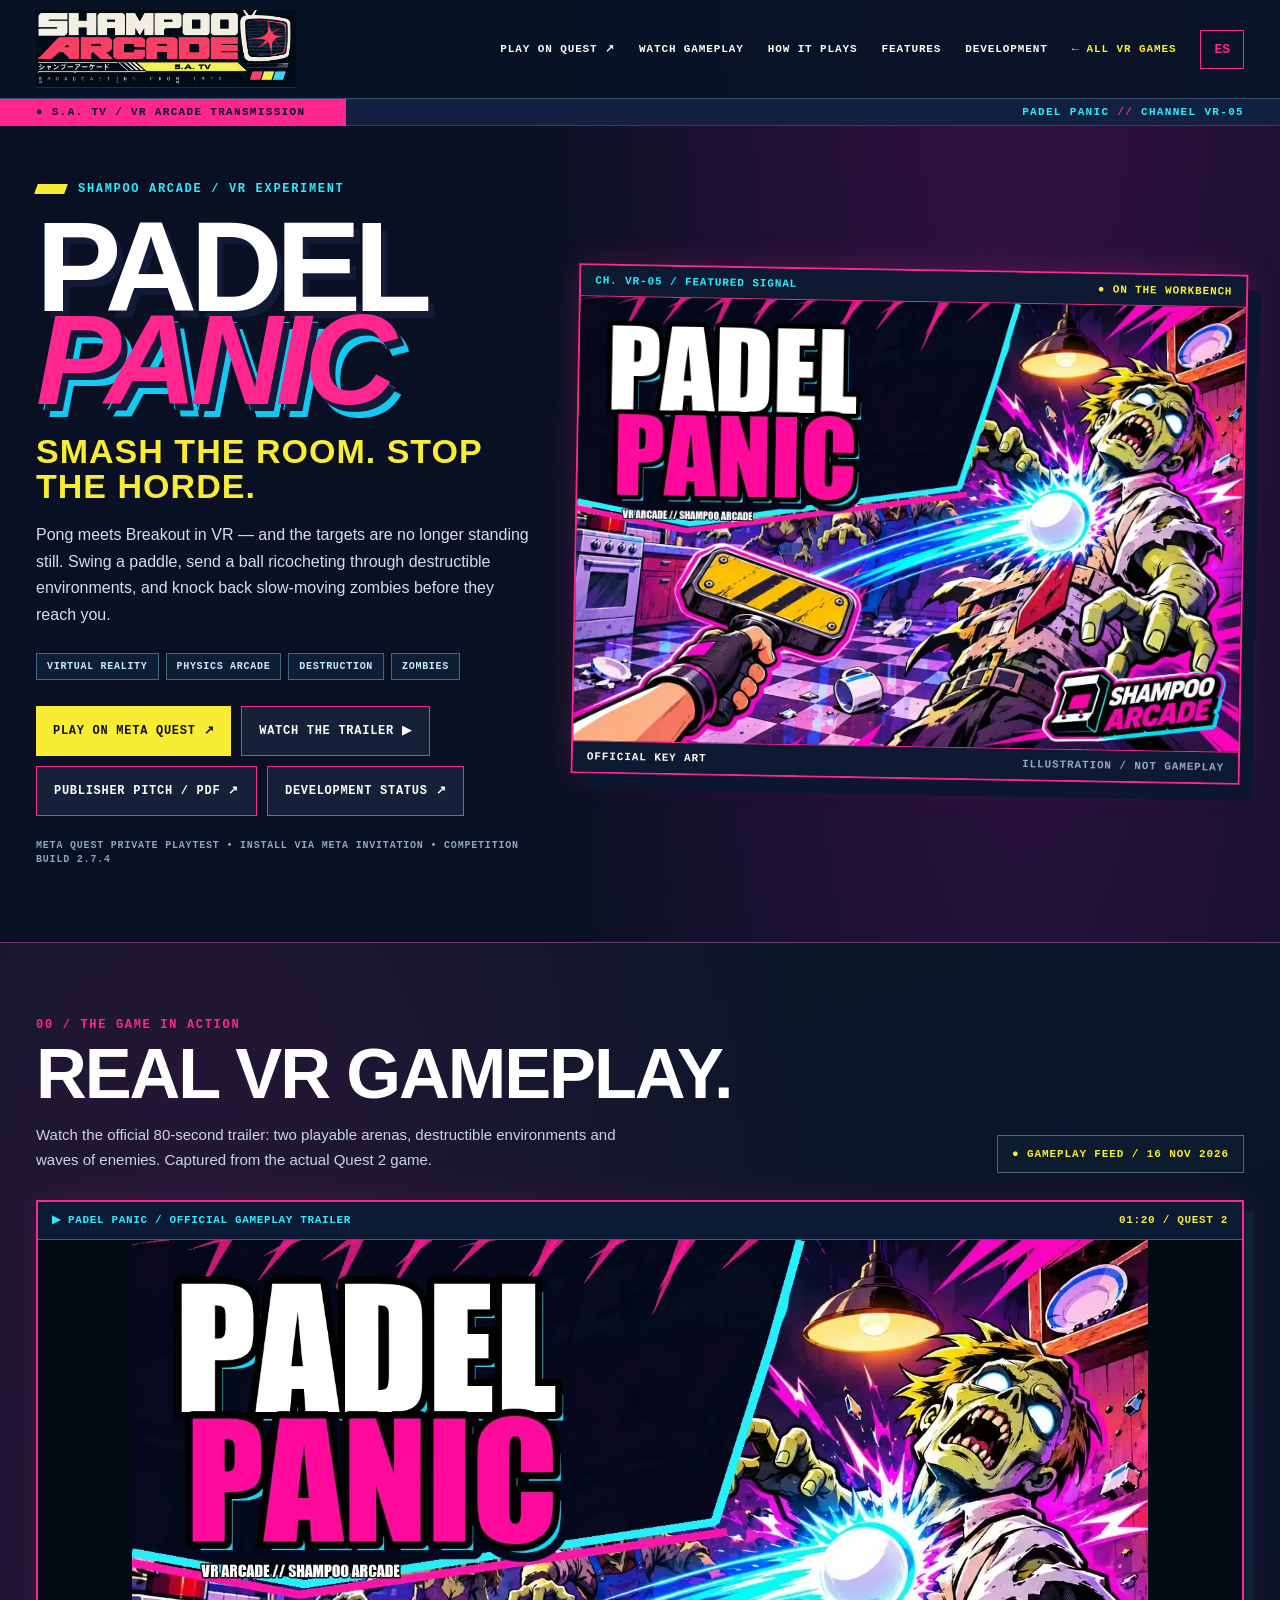
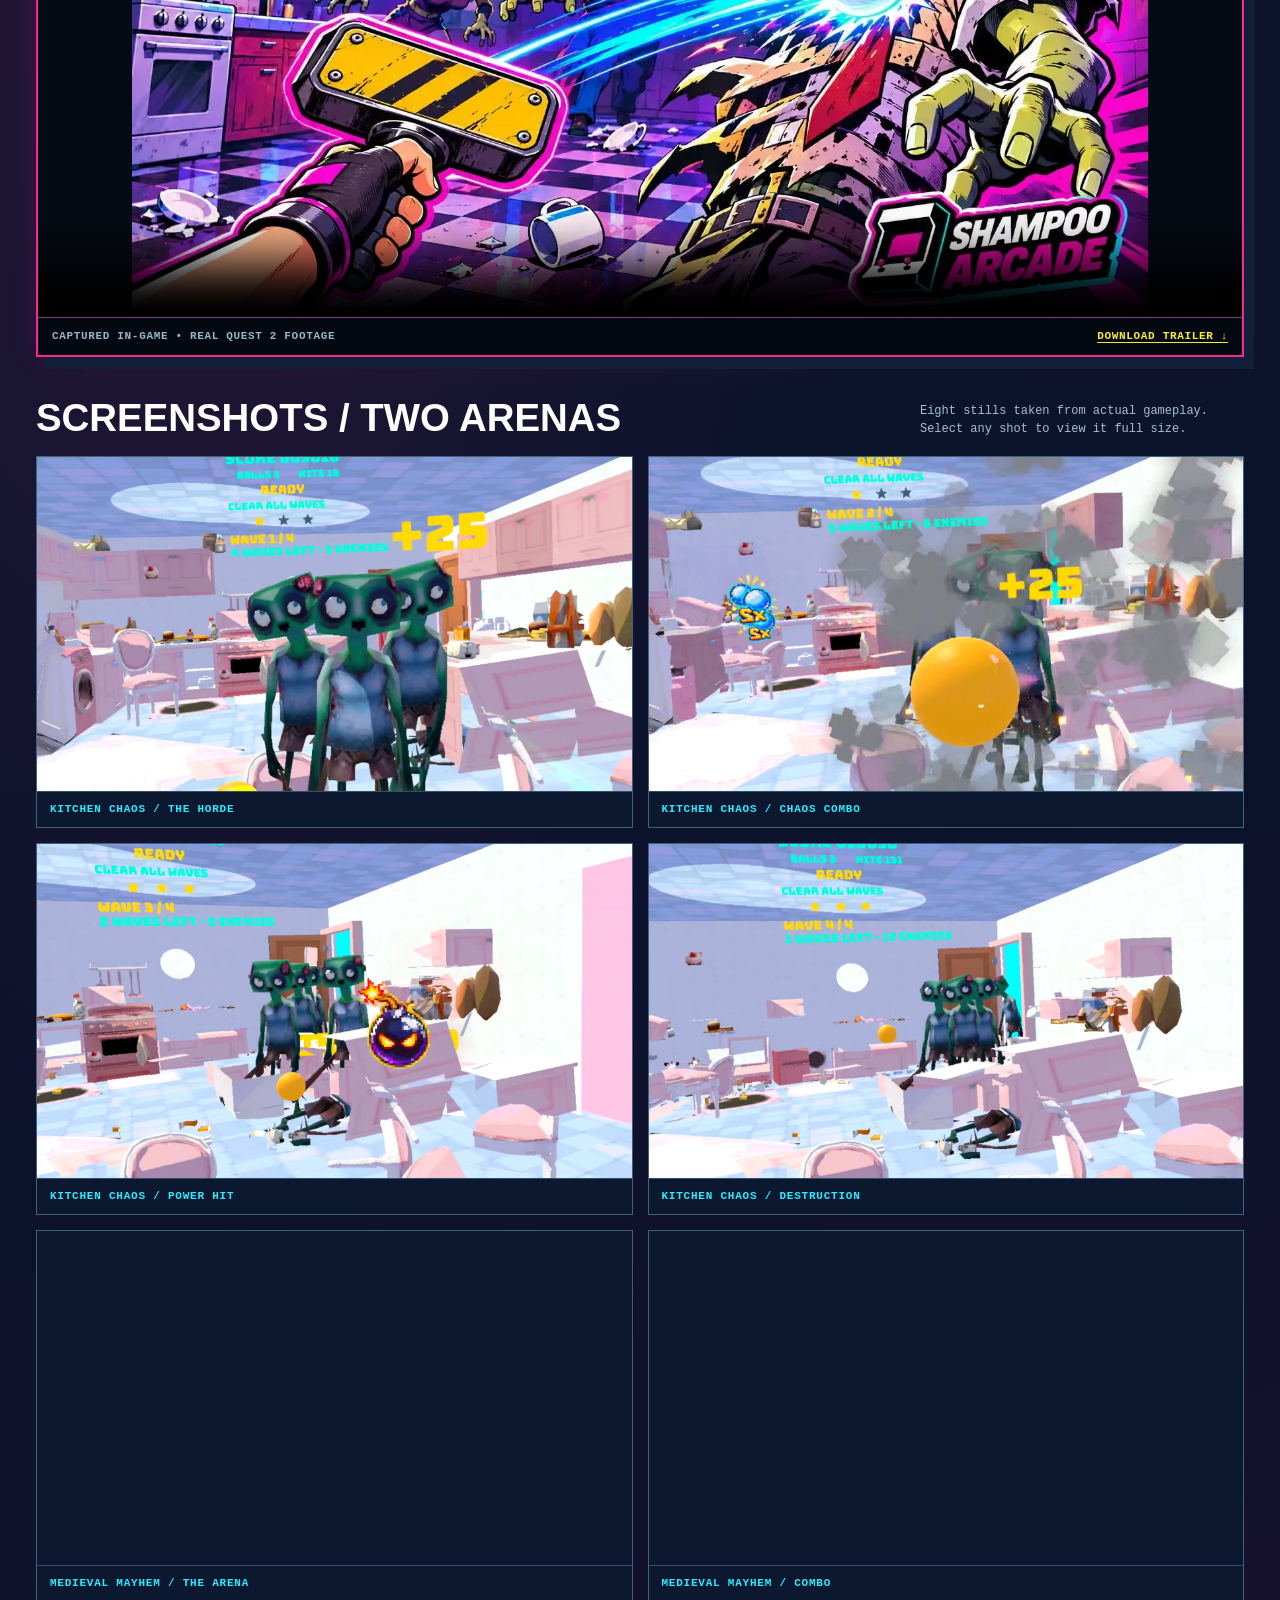
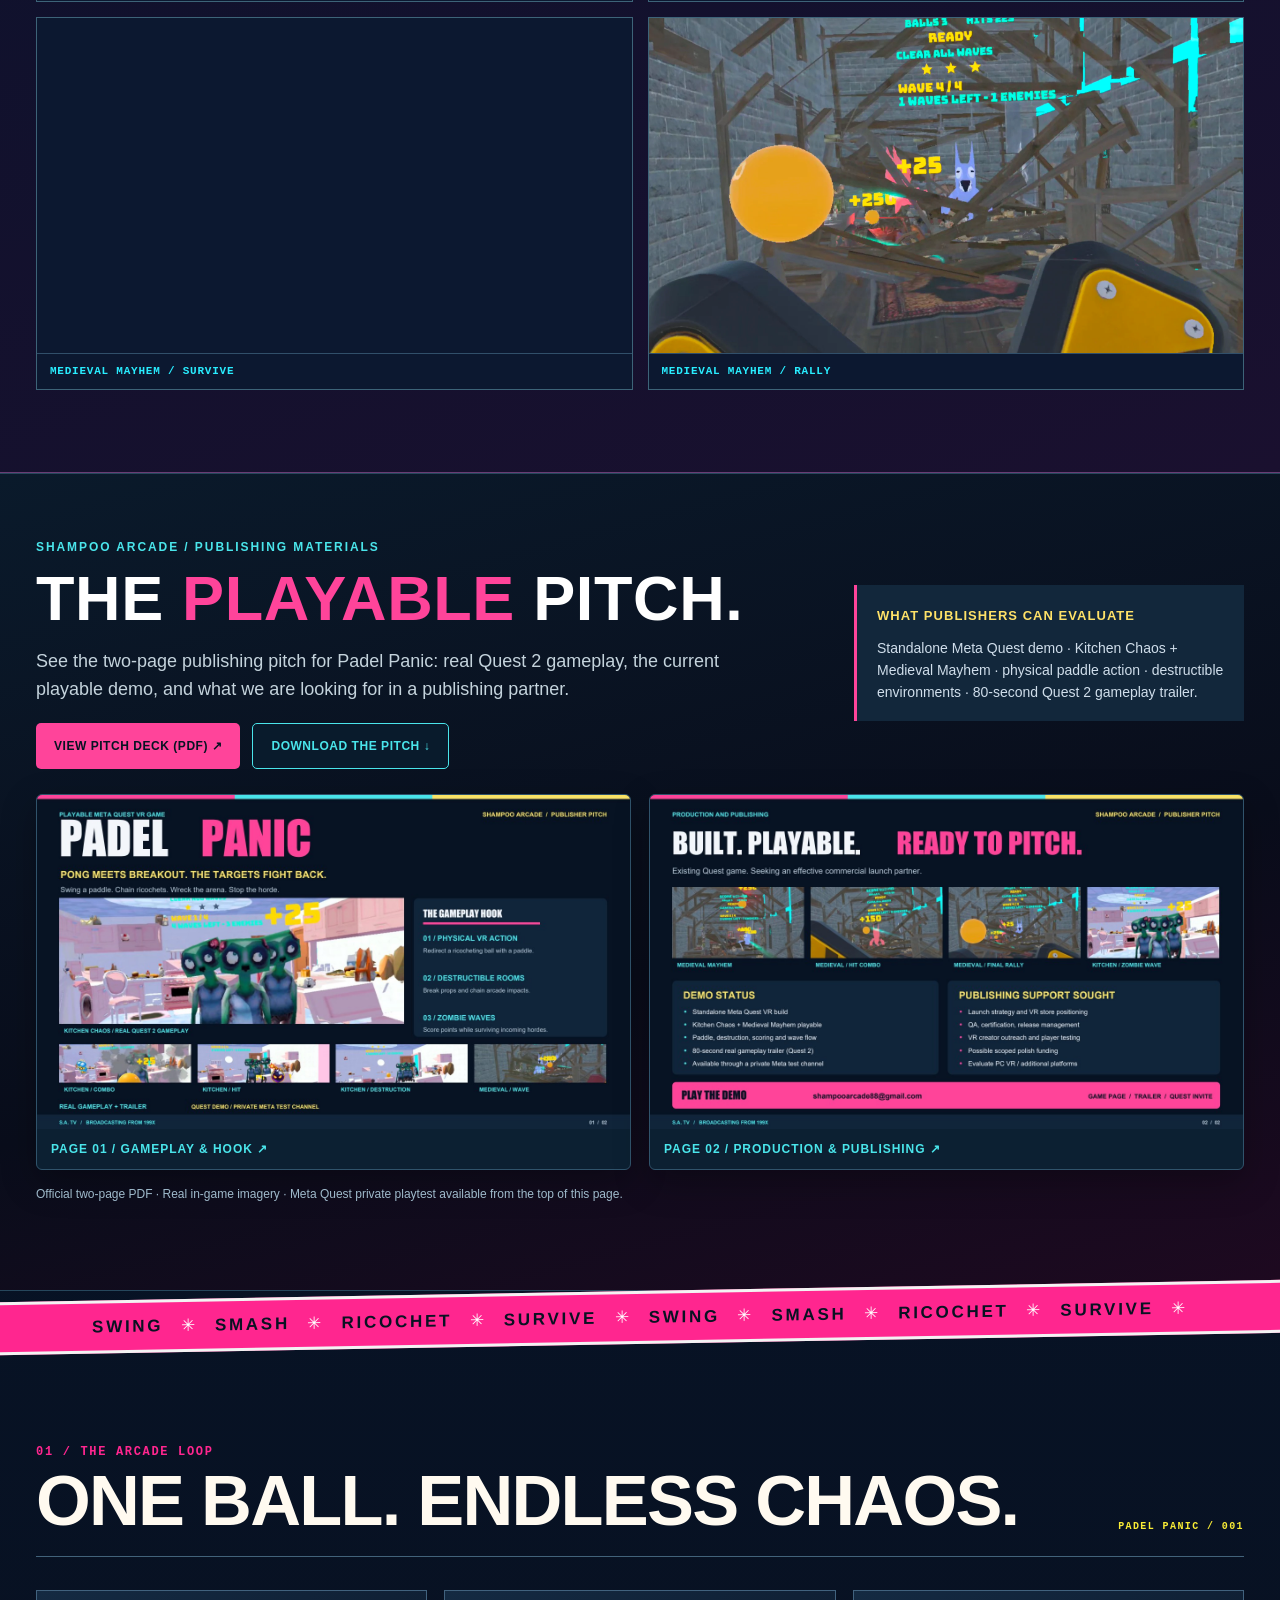
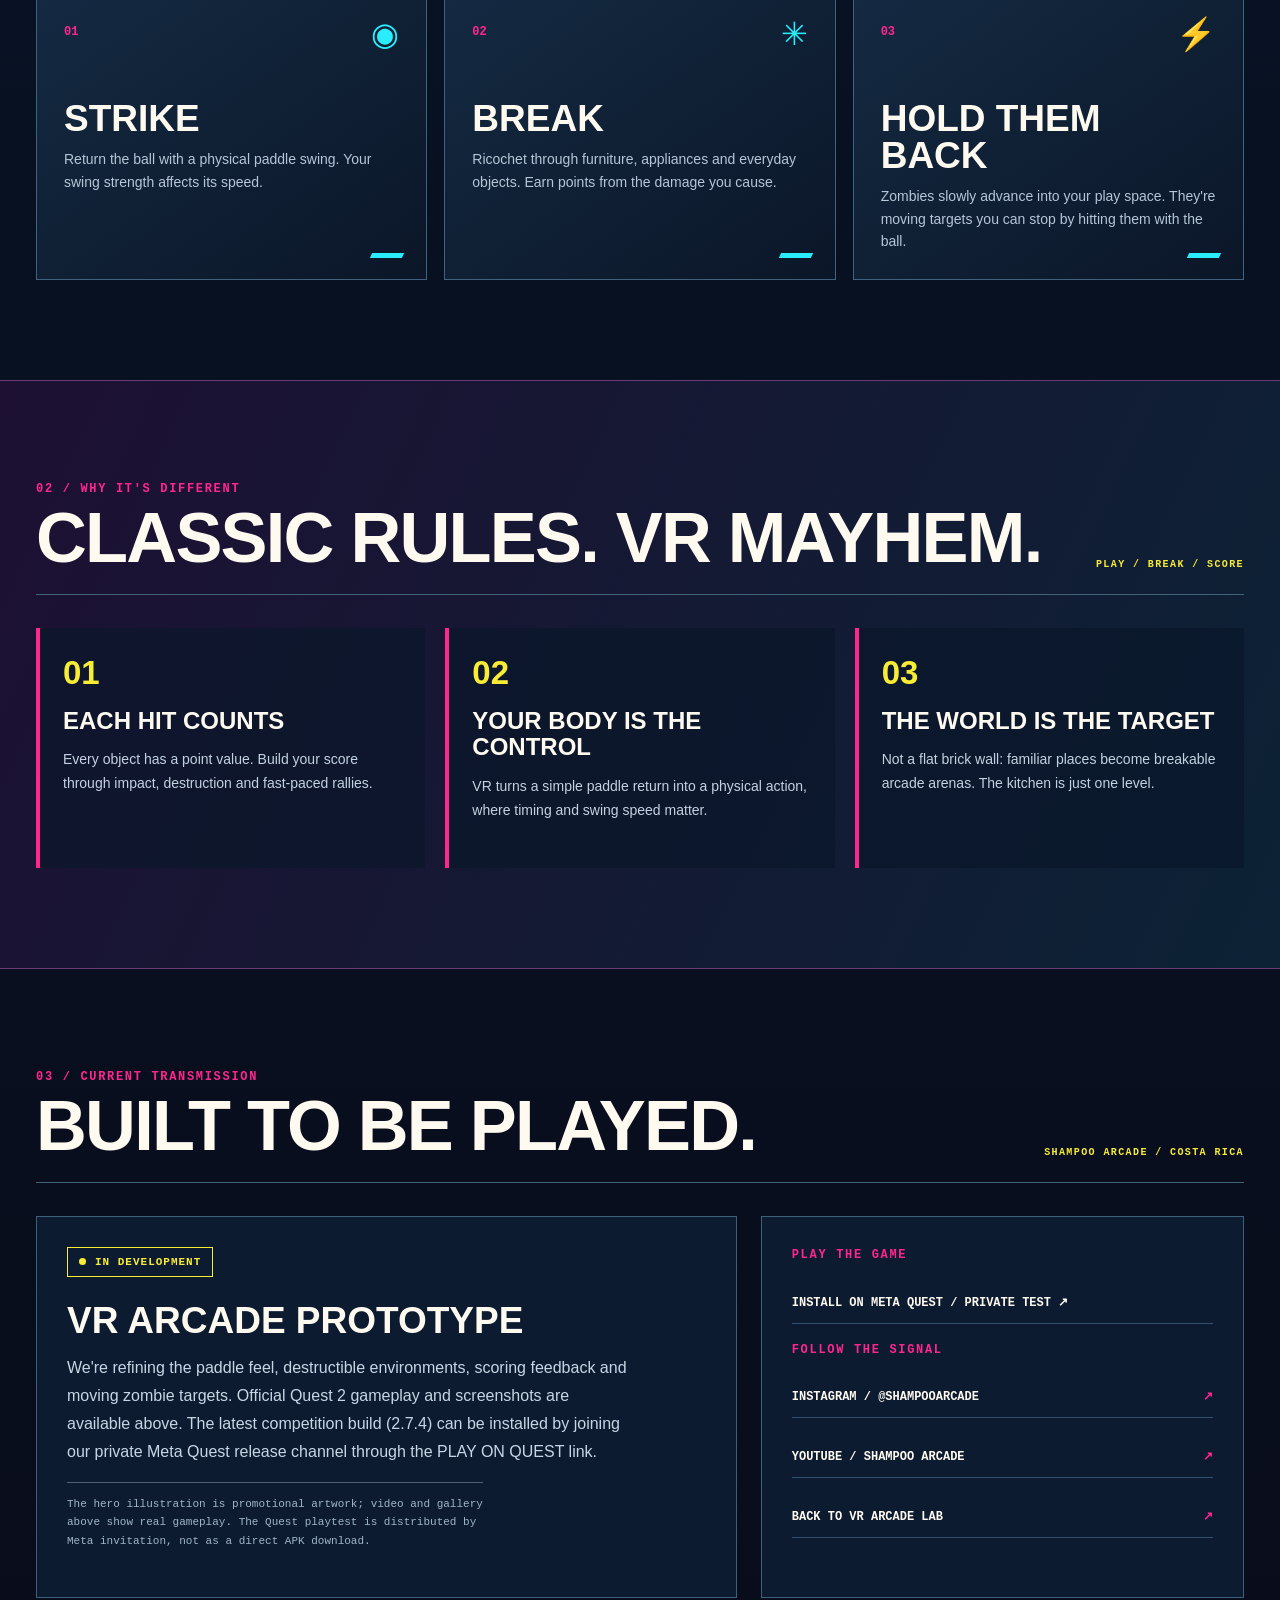
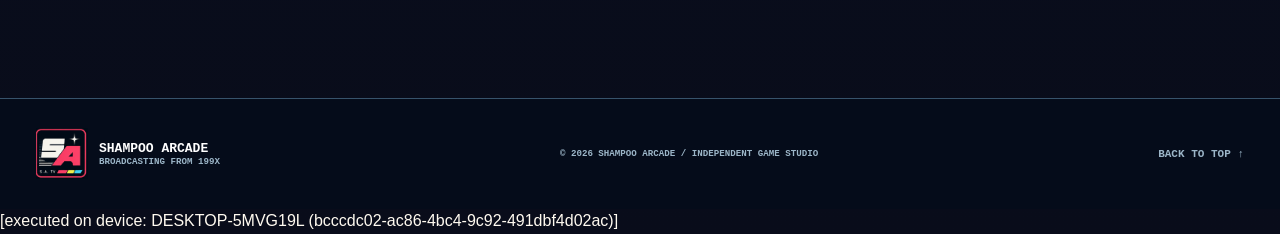
<file: padel-panic/index.html>
<!doctype html>
<html lang="en">
<head>
<meta charset="utf-8">
<meta name="viewport" content="width=device-width, initial-scale=1">
<meta name="theme-color" content="#080f21">
<meta name="description" content="Padel Panic — a physics-driven VR arcade game by Shampoo Arcade. Return the ball, smash destructible environments, stop approaching zombies and chase high scores.">
<meta property="og:type" content="website">
<meta property="og:title" content="Padel Panic | Shampoo Arcade">
<meta property="og:description" content="One ball. Two striking paddles. A lot of things to break. Face a slow-moving zombie horde in a destructible VR arcade.">
<meta property="og:image" content="https://kendarte.github.io/ShampooArcade/padel-panic/assets/key-art.webp">
<meta name="twitter:card" content="summary_large_image">
<link rel="icon" href="../assets/favicon.png" type="image/png">
<link rel="stylesheet" href="style.css">
<link rel="stylesheet" href="trailer-gallery.css?v=20261116">
  <link rel="stylesheet" href="publisher-pitch.css?v=20261118">
<title>PADEL PANIC — VR Destruction Arcade | Shampoo Arcade</title>
</head>
<body>
<a class="skip" href="#content">Skip to content</a>
<header class="site-head">
  <div class="wrap head-inner">
    <a class="brand" href="../index.html" aria-label="Shampoo Arcade home"><img src="../assets/01_LOGO_EXACTO.png" width="264" height="78" alt="Shampoo Arcade — Broadcasting from 199X"></a>
    <nav aria-label="Game navigation">
      <a href="https://www.meta.com/s/bWgAwVSmp" target="_blank" rel="noopener noreferrer" data-en="PLAY ON QUEST ↗" data-es="JUGAR EN QUEST ↗">PLAY ON QUEST ↗</a>
      <a href="#gameplay" data-en="WATCH GAMEPLAY" data-es="VER GAMEPLAY">WATCH GAMEPLAY</a>
      <a href="#how-to-play" data-en="HOW IT PLAYS" data-es="CÓMO SE JUEGA">HOW IT PLAYS</a>
      <a href="#features" data-en="FEATURES" data-es="MECÁNICAS">FEATURES</a>
      <a href="#updates" data-en="DEVELOPMENT" data-es="DESARROLLO">DEVELOPMENT</a>
      <a class="back-link" href="../index.html#laboratorio" data-en="← ALL VR GAMES" data-es="← TODOS LOS JUEGOS VR">← ALL VR GAMES</a>
      <button class="lang" type="button" id="lang" aria-label="Switch language" aria-pressed="false">ES</button>
    </nav>
  </div>
</header>
<main id="content">
  <div class="signal-bar"><div class="wrap"><span>● S.A. TV / VR ARCADE TRANSMISSION</span><span class="signal-right">PADEL PANIC <i>//</i> CHANNEL VR-05</span></div></div>
  <section class="hero wrap">
    <div class="hero-copy">
      <p class="eyebrow"><span class="indicator"></span> SHAMPOO ARCADE / VR EXPERIMENT</p>
      <h1><span>PADEL</span><strong>PANIC</strong></h1>
      <p class="tagline" data-en="SMASH THE ROOM. STOP THE HORDE." data-es="¡ROMPÉ TODO. DETENÉ LA HORDA!">SMASH THE ROOM. STOP THE HORDE.</p>
      <p class="lead" data-en="Pong meets Breakout in VR — and the targets are no longer standing still. Swing a paddle, send a ball ricocheting through destructible environments, and knock back slow-moving zombies before they reach you." data-es="Pong se encuentra con Breakout en VR, pero los objetivos ya no se quedan quietos. Golpeá la bola con tu paddle, destruí escenarios y detené a zombis que avanzan lentamente hacia vos.">Pong meets Breakout in VR — and the targets are no longer standing still. Swing a paddle, send a ball ricocheting through destructible environments, and knock back slow-moving zombies before they reach you.</p>
      <div class="pills" aria-label="Game highlights"><span>VIRTUAL REALITY</span><span>PHYSICS ARCADE</span><span>DESTRUCTION</span><span>ZOMBIES</span></div>
      <div class="actions">
        <a class="button primary" href="https://www.meta.com/s/bWgAwVSmp" target="_blank" rel="noopener noreferrer" data-en="PLAY ON META QUEST ↗" data-es="JUGAR EN META QUEST ↗">PLAY ON META QUEST ↗</a>
        <a class="button secondary" href="#gameplay" data-en="WATCH THE TRAILER ▶" data-es="VER EL TRÁILER ▶">WATCH THE TRAILER ▶</a>
        <a class="button secondary" href="#publisher-pitch" data-en="PUBLISHER PITCH / PDF ↗" data-es="PITCH PARA PUBLISHERS / PDF ↗">PUBLISHER PITCH / PDF ↗</a>
        <a class="button secondary" href="#updates" data-en="DEVELOPMENT STATUS ↗" data-es="ESTADO DEL PROYECTO ↗">DEVELOPMENT STATUS ↗</a>
      </div>
      <p class="micro" data-en="META QUEST PRIVATE PLAYTEST • INSTALL VIA META INVITATION • COMPETITION BUILD 2.7.4" data-es="PRUEBA PRIVADA EN META QUEST • INSTALÁ DESDE LA INVITACIÓN DE META • VERSIÓN 2.7.4">META QUEST PRIVATE PLAYTEST • INSTALL VIA META INVITATION • COMPETITION BUILD 2.7.4</p>
    </div>
    <figure class="keyart">
      <div class="keyart-top"><span>CH. VR-05 / FEATURED SIGNAL</span><span class="live">● ON THE WORKBENCH</span></div>
      <img src="assets/key-art.webp" alt="Padel Panic illustrated key art: a hazard-striped paddle launches a glowing pong ball into a zombie in a neon-lit kitchen, with more zombies approaching." width="1536" height="1024" fetchpriority="high">
      <figcaption>OFFICIAL KEY ART <span>ILLUSTRATION / NOT GAMEPLAY</span></figcaption>
    </figure>
  </section>
  <!-- Genuine gameplay video and screenshots from the Quest 2 competition capture. -->
  <section class="pp-showcase" id="gameplay" aria-labelledby="pp-showcase-title">
    <div class="wrap">
      <div class="pp-showcase-heading">
        <div><p class="label">00 / THE GAME IN ACTION</p>
        <h2 id="pp-showcase-title" data-en="REAL VR GAMEPLAY." data-es="GAMEPLAY REAL EN VR.">REAL VR GAMEPLAY.</h2>
        <p class="pp-showcase-intro" data-en="Watch the official 80-second trailer: two playable arenas, destructible environments and waves of enemies. Captured from the actual Quest 2 game." data-es="Mirá el tráiler oficial de 80 segundos: dos arenas jugables, escenarios destructibles y oleadas de enemigos. Grabado directamente en Quest 2.">Watch the official 80-second trailer: two playable arenas, destructible environments and waves of enemies. Captured from the actual Quest 2 game.</p></div>
        <span class="pp-showcase-tag">● GAMEPLAY FEED / 16 NOV 2026</span>
      </div>
      <div class="pp-video-frame">
        <div class="pp-video-top"><span>▶ PADEL PANIC / OFFICIAL GAMEPLAY TRAILER</span><span>01:20 / QUEST 2</span></div>
        <video controls playsinline preload="metadata" poster="assets/key-art.webp" width="1920" height="1080" aria-label="Padel Panic official gameplay trailer, Kitchen Chaos and Medieval Mayhem">
          <source src="media/padel-panic-trailer-20261116.mp4" type="video/mp4">
          Your browser does not support this video. <a href="media/padel-panic-trailer-20261116.mp4">Download the gameplay trailer.</a>
        </video>
        <div class="pp-video-bottom">
          <span data-en="CAPTURED IN-GAME • REAL QUEST 2 FOOTAGE" data-es="GRABADO EN EL JUEGO • GAMEPLAY REAL DE QUEST 2">CAPTURED IN-GAME • REAL QUEST 2 FOOTAGE</span>
          <a href="media/padel-panic-trailer-20261116.mp4" download data-en="DOWNLOAD TRAILER ↓" data-es="DESCARGAR TRÁILER ↓">DOWNLOAD TRAILER ↓</a>
        </div>
      </div>
      <div class="pp-gallery-heading">
        <h3 data-en="SCREENSHOTS / TWO ARENAS" data-es="CAPTURAS / DOS ARENAS">SCREENSHOTS / TWO ARENAS</h3>
        <p data-en="Eight stills taken from actual gameplay. Select any shot to view it full size." data-es="Ocho capturas de gameplay real. Tocá cualquier imagen para verla en grande.">Eight stills taken from actual gameplay. Select any shot to view it full size.</p>
      </div>
      <div class="pp-shot-grid">
        <a class="pp-shot" href="screenshots/kitchen-zombie-wave.webp" target="_blank" rel="noopener noreferrer" aria-label="View screenshot: KITCHEN CHAOS / THE HORDE">
          <img src="screenshots/kitchen-zombie-wave.webp" alt="Real gameplay screenshot: three zombies advancing through the pink kitchen." loading="lazy" decoding="async" width="1920" height="1080">
          <span class="pp-shot-caption" data-en="KITCHEN CHAOS / THE HORDE" data-es="KITCHEN CHAOS / LA HORDA">KITCHEN CHAOS / THE HORDE</span>
        </a>
        <a class="pp-shot" href="screenshots/kitchen-combo-explosion.webp" target="_blank" rel="noopener noreferrer" aria-label="View screenshot: KITCHEN CHAOS / CHAOS COMBO">
          <img src="screenshots/kitchen-combo-explosion.webp" alt="Real gameplay screenshot: bright explosion and arcade score effects in Kitchen Chaos." loading="lazy" decoding="async" width="1920" height="1080">
          <span class="pp-shot-caption" data-en="KITCHEN CHAOS / CHAOS COMBO" data-es="KITCHEN CHAOS / COMBO EXPLOSIVO">KITCHEN CHAOS / CHAOS COMBO</span>
        </a>
        <a class="pp-shot" href="screenshots/kitchen-arcade-impact.webp" target="_blank" rel="noopener noreferrer" aria-label="View screenshot: KITCHEN CHAOS / POWER HIT">
          <img src="screenshots/kitchen-arcade-impact.webp" alt="Real gameplay screenshot: projectiles, points and moving zombie targets in the kitchen." loading="lazy" decoding="async" width="1920" height="1080">
          <span class="pp-shot-caption" data-en="KITCHEN CHAOS / POWER HIT" data-es="KITCHEN CHAOS / GOLPE POTENTE">KITCHEN CHAOS / POWER HIT</span>
        </a>
        <a class="pp-shot" href="screenshots/kitchen-arena-destruction.webp" target="_blank" rel="noopener noreferrer" aria-label="View screenshot: KITCHEN CHAOS / DESTRUCTION">
          <img src="screenshots/kitchen-arena-destruction.webp" alt="Real gameplay screenshot: furniture broken apart as enemies continue approaching." loading="lazy" decoding="async" width="1920" height="1080">
          <span class="pp-shot-caption" data-en="KITCHEN CHAOS / DESTRUCTION" data-es="KITCHEN CHAOS / DESTRUCCIÓN">KITCHEN CHAOS / DESTRUCTION</span>
        </a>
        <a class="pp-shot" href="screenshots/medieval-castle-arena.webp" target="_blank" rel="noopener noreferrer" aria-label="View screenshot: MEDIEVAL MAYHEM / THE ARENA">
          <img src="screenshots/medieval-castle-arena.webp" alt="Real gameplay screenshot: medieval timber hall and destructible platforms." loading="lazy" decoding="async" width="1920" height="1080">
          <span class="pp-shot-caption" data-en="MEDIEVAL MAYHEM / THE ARENA" data-es="MEDIEVAL MAYHEM / LA ARENA">MEDIEVAL MAYHEM / THE ARENA</span>
        </a>
        <a class="pp-shot" href="screenshots/medieval-hit-combo.webp" target="_blank" rel="noopener noreferrer" aria-label="View screenshot: MEDIEVAL MAYHEM / COMBO">
          <img src="screenshots/medieval-hit-combo.webp" alt="Real gameplay screenshot: high-scoring hits and enemies in the medieval hall." loading="lazy" decoding="async" width="1920" height="1080">
          <span class="pp-shot-caption" data-en="MEDIEVAL MAYHEM / COMBO" data-es="MEDIEVAL MAYHEM / COMBO">MEDIEVAL MAYHEM / COMBO</span>
        </a>
        <a class="pp-shot" href="screenshots/medieval-enemy-wave.webp" target="_blank" rel="noopener noreferrer" aria-label="View screenshot: MEDIEVAL MAYHEM / SURVIVE">
          <img src="screenshots/medieval-enemy-wave.webp" alt="Real gameplay screenshot: another enemy wave in the medieval level." loading="lazy" decoding="async" width="1920" height="1080">
          <span class="pp-shot-caption" data-en="MEDIEVAL MAYHEM / SURVIVE" data-es="MEDIEVAL MAYHEM / SOBREVIVÍ">MEDIEVAL MAYHEM / SURVIVE</span>
        </a>
        <a class="pp-shot" href="screenshots/medieval-final-rally.webp" target="_blank" rel="noopener noreferrer" aria-label="View screenshot: MEDIEVAL MAYHEM / RALLY">
          <img src="screenshots/medieval-final-rally.webp" alt="Real gameplay screenshot: first-person paddle aiming across the medieval arena." loading="lazy" decoding="async" width="1920" height="1080">
          <span class="pp-shot-caption" data-en="MEDIEVAL MAYHEM / RALLY" data-es="MEDIEVAL MAYHEM / RALLY">MEDIEVAL MAYHEM / RALLY</span>
        </a>
      </div>
    </div>
  </section>

  <!-- Official publisher pitch: all visual files are hosted locally alongside the PDF. -->
  <section class="pp-publisher-section" id="publisher-pitch" aria-labelledby="pp-publisher-title">
    <div class="wrap">
      <div class="pp-publisher-layout">
        <div>
          <p class="pp-publisher-kicker">SHAMPOO ARCADE / PUBLISHING MATERIALS</p>
          <h2 class="pp-publisher-title" id="pp-publisher-title"><span data-en="THE " data-es="EL PITCH ">THE </span><em data-en="PLAYABLE" data-es="JUGABLE">PLAYABLE</em><span data-en=" PITCH." data-es="."> PITCH.</span></h2>
          <p class="pp-publisher-lead" data-en="See the two-page publishing pitch for Padel Panic: real Quest 2 gameplay, the current playable demo, and what we are looking for in a publishing partner." data-es="Conocé el pitch de publishing de dos páginas de Padel Panic: gameplay real de Quest 2, la demo jugable y qué buscamos en un socio editorial.">See the two-page publishing pitch for Padel Panic: real Quest 2 gameplay, the current playable demo, and what we are looking for in a publishing partner.</p>
          <div class="pp-publisher-links">
            <a class="pp-publisher-primary" href="publisher/Padel_Panic_PUBLISHER_FINAL_IMAGENES.pdf" target="_blank" rel="noopener" data-en="VIEW PITCH DECK (PDF) ↗" data-es="VER PITCH DECK (PDF) ↗">VIEW PITCH DECK (PDF) ↗</a>
            <a class="pp-publisher-secondary" href="publisher/Padel_Panic_PUBLISHER_FINAL_IMAGENES.pdf" download="Padel_Panic_Publisher_Pitch.pdf" data-en="DOWNLOAD THE PITCH ↓" data-es="DESCARGAR EL PITCH ↓">DOWNLOAD THE PITCH ↓</a>
          </div>
        </div>
        <aside class="pp-publisher-facts">
          <strong data-en="What publishers can evaluate" data-es="Qué pueden evaluar los publishers">What publishers can evaluate</strong>
          <p data-en="Standalone Meta Quest demo · Kitchen Chaos + Medieval Mayhem · physical paddle action · destructible environments · 80-second Quest 2 gameplay trailer." data-es="Demo standalone para Meta Quest · Kitchen Chaos + Medieval Mayhem · acción física con paddle · escenarios destructibles · tráiler de 80 segundos grabado en Quest 2.">Standalone Meta Quest demo · Kitchen Chaos + Medieval Mayhem · physical paddle action · destructible environments · 80-second Quest 2 gameplay trailer.</p>
        </aside>
      </div>
      <div class="pp-publisher-preview" aria-label="Preview both pages of the official publisher pitch">
        <a href="publisher/Padel_Panic_PUBLISHER_FINAL_IMAGENES.pdf" target="_blank" rel="noopener">
          <img src="publisher/pitch-page-1.jpg" loading="lazy" decoding="async" width="1344" height="756" alt="Publisher pitch page one: Padel Panic, Quest 2 gameplay screenshots of Kitchen Chaos, zombies, combos and destruction.">
          <span data-en="PAGE 01 / GAMEPLAY &amp; HOOK ↗" data-es="PÁGINA 01 / GAMEPLAY Y MECÁNICA ↗">PAGE 01 / GAMEPLAY &amp; HOOK ↗</span>
        </a>
        <a href="publisher/Padel_Panic_PUBLISHER_FINAL_IMAGENES.pdf" target="_blank" rel="noopener">
          <img src="publisher/pitch-page-2.jpg" loading="lazy" decoding="async" width="1344" height="756" alt="Publisher pitch page two: real Medieval Mayhem and Kitchen Chaos gameplay, production status and publishing needs.">
          <span data-en="PAGE 02 / PRODUCTION &amp; PUBLISHING ↗" data-es="PÁGINA 02 / PRODUCCIÓN Y PUBLISHING ↗">PAGE 02 / PRODUCTION &amp; PUBLISHING ↗</span>
        </a>
      </div>
      <p class="pp-publisher-caption" data-en="Official two-page PDF · Real in-game imagery · Meta Quest private playtest available from the top of this page." data-es="PDF oficial de dos páginas · Imágenes reales del juego · Prueba privada de Meta Quest disponible al inicio de esta página.">Official two-page PDF · Real in-game imagery · Meta Quest private playtest available from the top of this page.</p>
    </div>
  </section>

  <div class="marquee" aria-hidden="true"><div>SWING <b>✳</b> SMASH <b>✳</b> RICOCHET <b>✳</b> SURVIVE <b>✳</b> SWING <b>✳</b> SMASH <b>✳</b> RICOCHET <b>✳</b> SURVIVE <b>✳</b></div></div>
  <section class="section wrap" id="how-to-play">
    <div class="section-heading"><div><p class="label">01 / THE ARCADE LOOP</p><h2 data-en="ONE BALL. ENDLESS CHAOS." data-es="UNA BOLA. CAOS SIN FIN.">ONE BALL. ENDLESS CHAOS.</h2></div><span class="section-index">PADEL PANIC / 001</span></div>
    <div class="loop">
      <article><span class="no">01</span><div class="symbol">◉</div><h3 data-en="STRIKE" data-es="GOLPEÁ">STRIKE</h3><p data-en="Return the ball with a physical paddle swing. Your swing strength affects its speed." data-es="Devolvé la bola con el paddle. La fuerza del golpe influye en su velocidad.">Return the ball with a physical paddle swing. Your swing strength affects its speed.</p></article>
      <article><span class="no">02</span><div class="symbol">✳</div><h3 data-en="BREAK" data-es="DESTRUÍ">BREAK</h3><p data-en="Ricochet through furniture, appliances and everyday objects. Earn points from the damage you cause." data-es="Hacé rebotar la bola contra muebles, electrodomésticos y objetos cotidianos. Sumá puntos con cada impacto.">Ricochet through furniture, appliances and everyday objects. Earn points from the damage you cause.</p></article>
      <article><span class="no">03</span><div class="symbol">⚡</div><h3 data-en="HOLD THEM BACK" data-es="FRENÁ LA HORDA">HOLD THEM BACK</h3><p data-en="Zombies slowly advance into your play space. They're moving targets you can stop by hitting them with the ball." data-es="Los zombis se acercan lentamente. Son blancos móviles que podés detener golpeándolos con la bola.">Zombies slowly advance into your play space. They're moving targets you can stop by hitting them with the ball.</p></article>
    </div>
  </section>
  <section class="section feature-section" id="features"><div class="wrap">
    <div class="section-heading"><div><p class="label">02 / WHY IT'S DIFFERENT</p><h2 data-en="CLASSIC RULES. VR MAYHEM." data-es="REGLAS CLÁSICAS. CAOS VR.">CLASSIC RULES. VR MAYHEM.</h2></div><span class="section-index">PLAY / BREAK / SCORE</span></div>
    <div class="feature-grid">
      <div class="feature-number"><b>01</b><strong data-en="EACH HIT COUNTS" data-es="CADA GOLPE CUENTA">EACH HIT COUNTS</strong><p data-en="Every object has a point value. Build your score through impact, destruction and fast-paced rallies." data-es="Cada objeto tiene su puntuación. Acumulá puntos con golpes, destrucción y rallies cada vez más intensos.">Every object has a point value. Build your score through impact, destruction and fast-paced rallies.</p></div>
      <div class="feature-number"><b>02</b><strong data-en="YOUR BODY IS THE CONTROL" data-es="TU CUERPO ES EL CONTROL">YOUR BODY IS THE CONTROL</strong><p data-en="VR turns a simple paddle return into a physical action, where timing and swing speed matter." data-es="En VR, devolver la bola se convierte en una acción física: el momento y la velocidad del golpe importan.">VR turns a simple paddle return into a physical action, where timing and swing speed matter.</p></div>
      <div class="feature-number"><b>03</b><strong data-en="THE WORLD IS THE TARGET" data-es="EL MUNDO ES EL BLANCO">THE WORLD IS THE TARGET</strong><p data-en="Not a flat brick wall: familiar places become breakable arcade arenas. The kitchen is just one level." data-es="Nada de filas de ladrillos: espacios familiares se convierten en arenas arcade destructibles. La cocina es solo un nivel.">Not a flat brick wall: familiar places become breakable arcade arenas. The kitchen is just one level.</p></div>
    </div>
  </div></section>
  <section class="section wrap" id="updates">
    <div class="section-heading"><div><p class="label">03 / CURRENT TRANSMISSION</p><h2 data-en="BUILT TO BE PLAYED." data-es="HECHO PARA JUGARSE.">BUILT TO BE PLAYED.</h2></div><span class="section-index">SHAMPOO ARCADE / COSTA RICA</span></div>
    <div class="updates">
      <div><span class="state"><i></i> IN DEVELOPMENT</span><h3 data-en="VR ARCADE PROTOTYPE" data-es="PROTOTIPO ARCADE VR">VR ARCADE PROTOTYPE</h3><p data-en="We're refining the paddle feel, destructible environments, scoring feedback and moving zombie targets. Official Quest 2 gameplay and screenshots are available above. The latest competition build (2.7.4) can be installed by joining our private Meta Quest release channel through the PLAY ON QUEST link." data-es="Estamos afinando el golpe del paddle, los escenarios destructibles, la puntuación y los zombis móviles. Ya podés ver arriba el tráiler y las capturas reales de Kitchen Chaos y Medieval Mayhem. La versión de concurso 2.7.4 se instala uniéndote al canal privado de Meta Quest mediante el botón JUGAR EN QUEST.">We're refining the paddle feel, destructible environments, scoring feedback and moving zombie targets. Official gameplay footage is available above. Join the private Meta Quest release channel to install and play competition build 2.7.4.</p><p class="note" data-en="The hero illustration is promotional artwork; video and gallery above show real gameplay. The Quest playtest is distributed by Meta invitation, not as a direct APK download." data-es="La ilustración de portada es arte promocional; el video y la galería muestran gameplay real. La prueba de Quest se distribuye por invitación de Meta, no por descarga directa de una APK.">The hero artwork is a promotional illustration; the trailer and gallery show real gameplay. The Quest playtest is distributed by Meta invitation, not as a direct APK download.</p></div>
      <aside><span class="label">PLAY THE GAME</span><a href="https://www.meta.com/s/bWgAwVSmp" target="_blank" rel="noopener noreferrer" data-en="INSTALL ON META QUEST / PRIVATE TEST ↗" data-es="INSTALAR EN META QUEST / PRUEBA PRIVADA ↗">INSTALL ON META QUEST / PRIVATE TEST ↗</a><span class="label">FOLLOW THE SIGNAL</span><a href="https://www.instagram.com/shampooarcade/" target="_blank" rel="noopener noreferrer">INSTAGRAM / @SHAMPOOARCADE <span>↗</span></a><a href="https://www.youtube.com/@ShampooArcade" target="_blank" rel="noopener noreferrer">YOUTUBE / SHAMPOO ARCADE <span>↗</span></a><a href="../index.html#laboratorio">BACK TO VR ARCADE LAB <span>↗</span></a></aside>
    </div>
  </section>
</main>
<footer><div class="wrap foot"><a href="../index.html"><img src="../assets/02_AVATAR_EXACTO.png" width="52" height="52" alt=""><span><strong>SHAMPOO ARCADE</strong><small>BROADCASTING FROM 199X</small></span></a><small>© 2026 SHAMPOO ARCADE / INDEPENDENT GAME STUDIO</small><a href="#content">BACK TO TOP ↑</a></div></footer>
<script>
(function(){
 const button=document.getElementById('lang');
 const targets=[...document.querySelectorAll('[data-en][data-es]')];
 const saved=localStorage.getItem('sa-lang');
 let lang=saved==='es'?'es':'en';
 function apply(){document.documentElement.lang=lang;targets.forEach(el=>el.textContent=el.dataset[lang]);button.textContent=lang==='en'?'ES':'EN';button.setAttribute('aria-pressed',String(lang==='es'));}
 button.addEventListener('click',()=>{lang=lang==='en'?'es':'en';localStorage.setItem('sa-lang',lang);apply()});
 apply();
})();
</script>
</body>
</html>

[executed on device: DESKTOP-5MVG19L (bcccdc02-ac86-4bc4-9c92-491dbf4d02ac)]
</file>
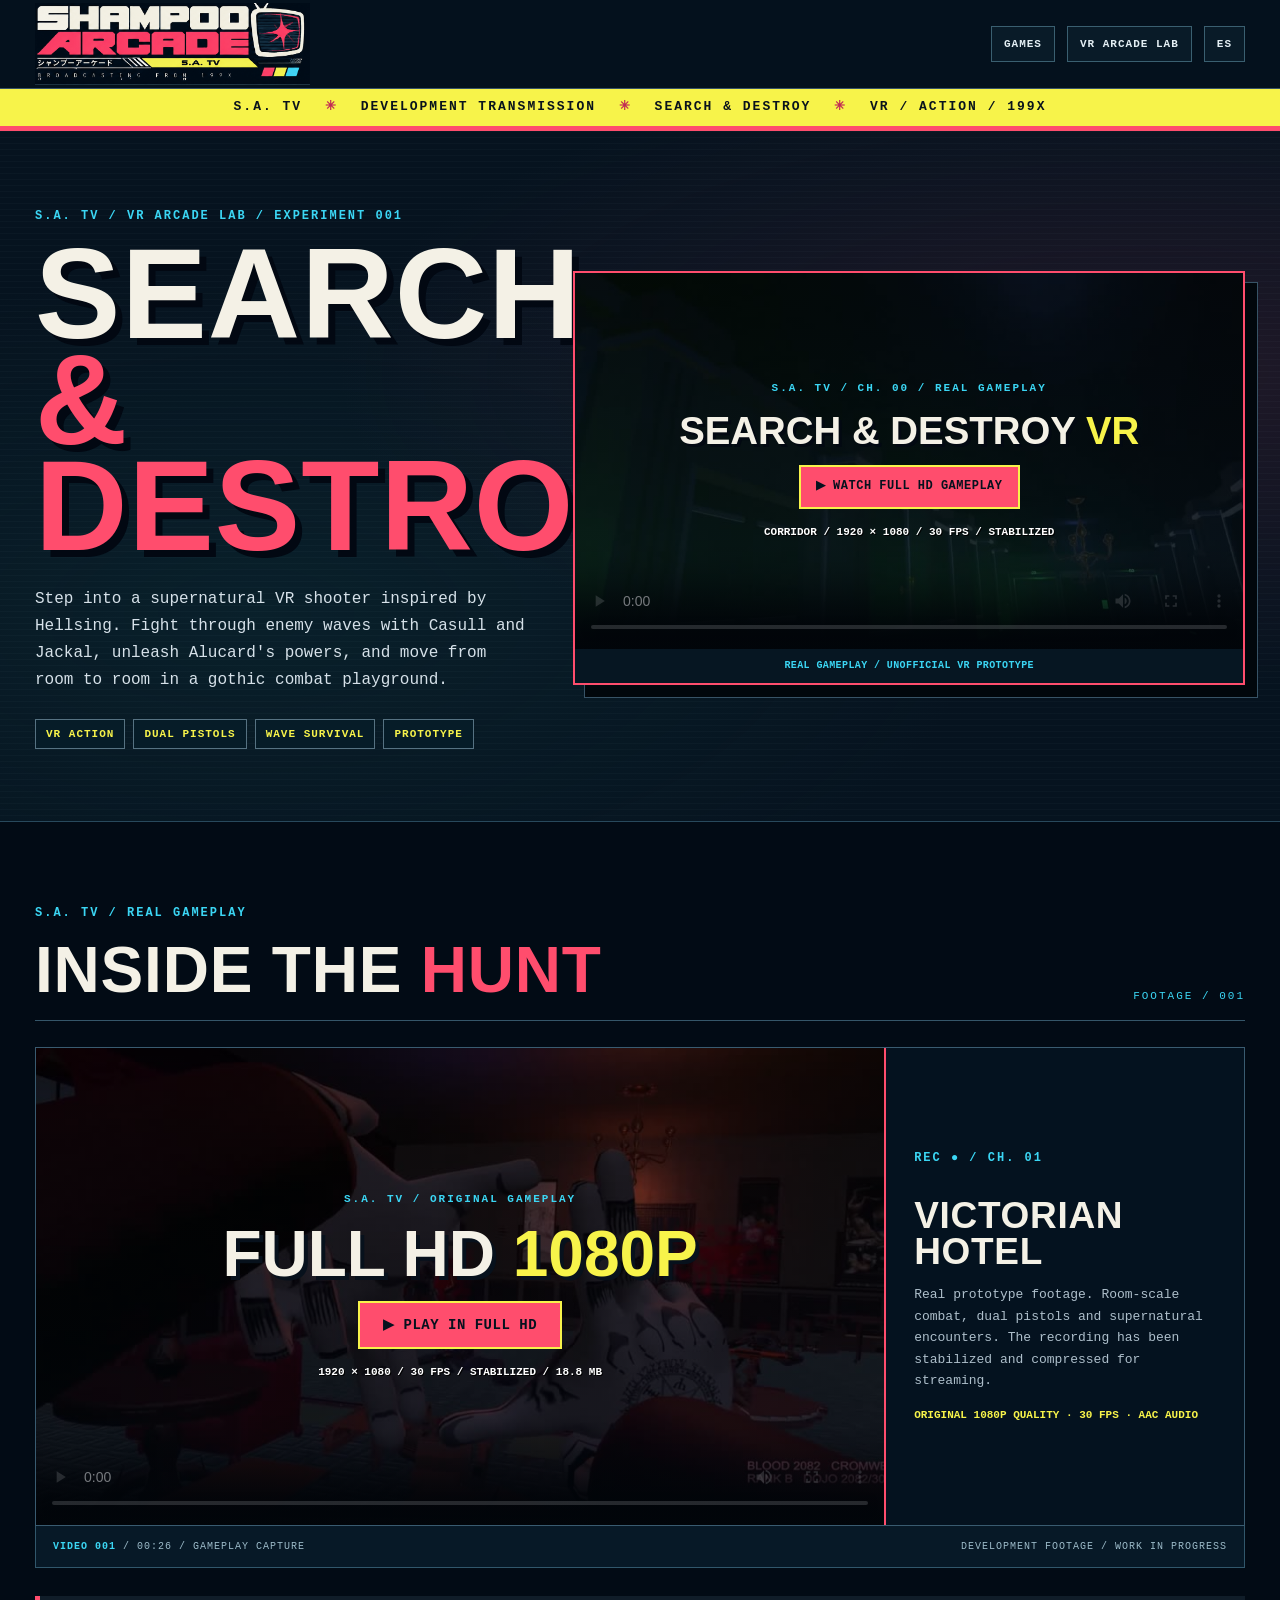
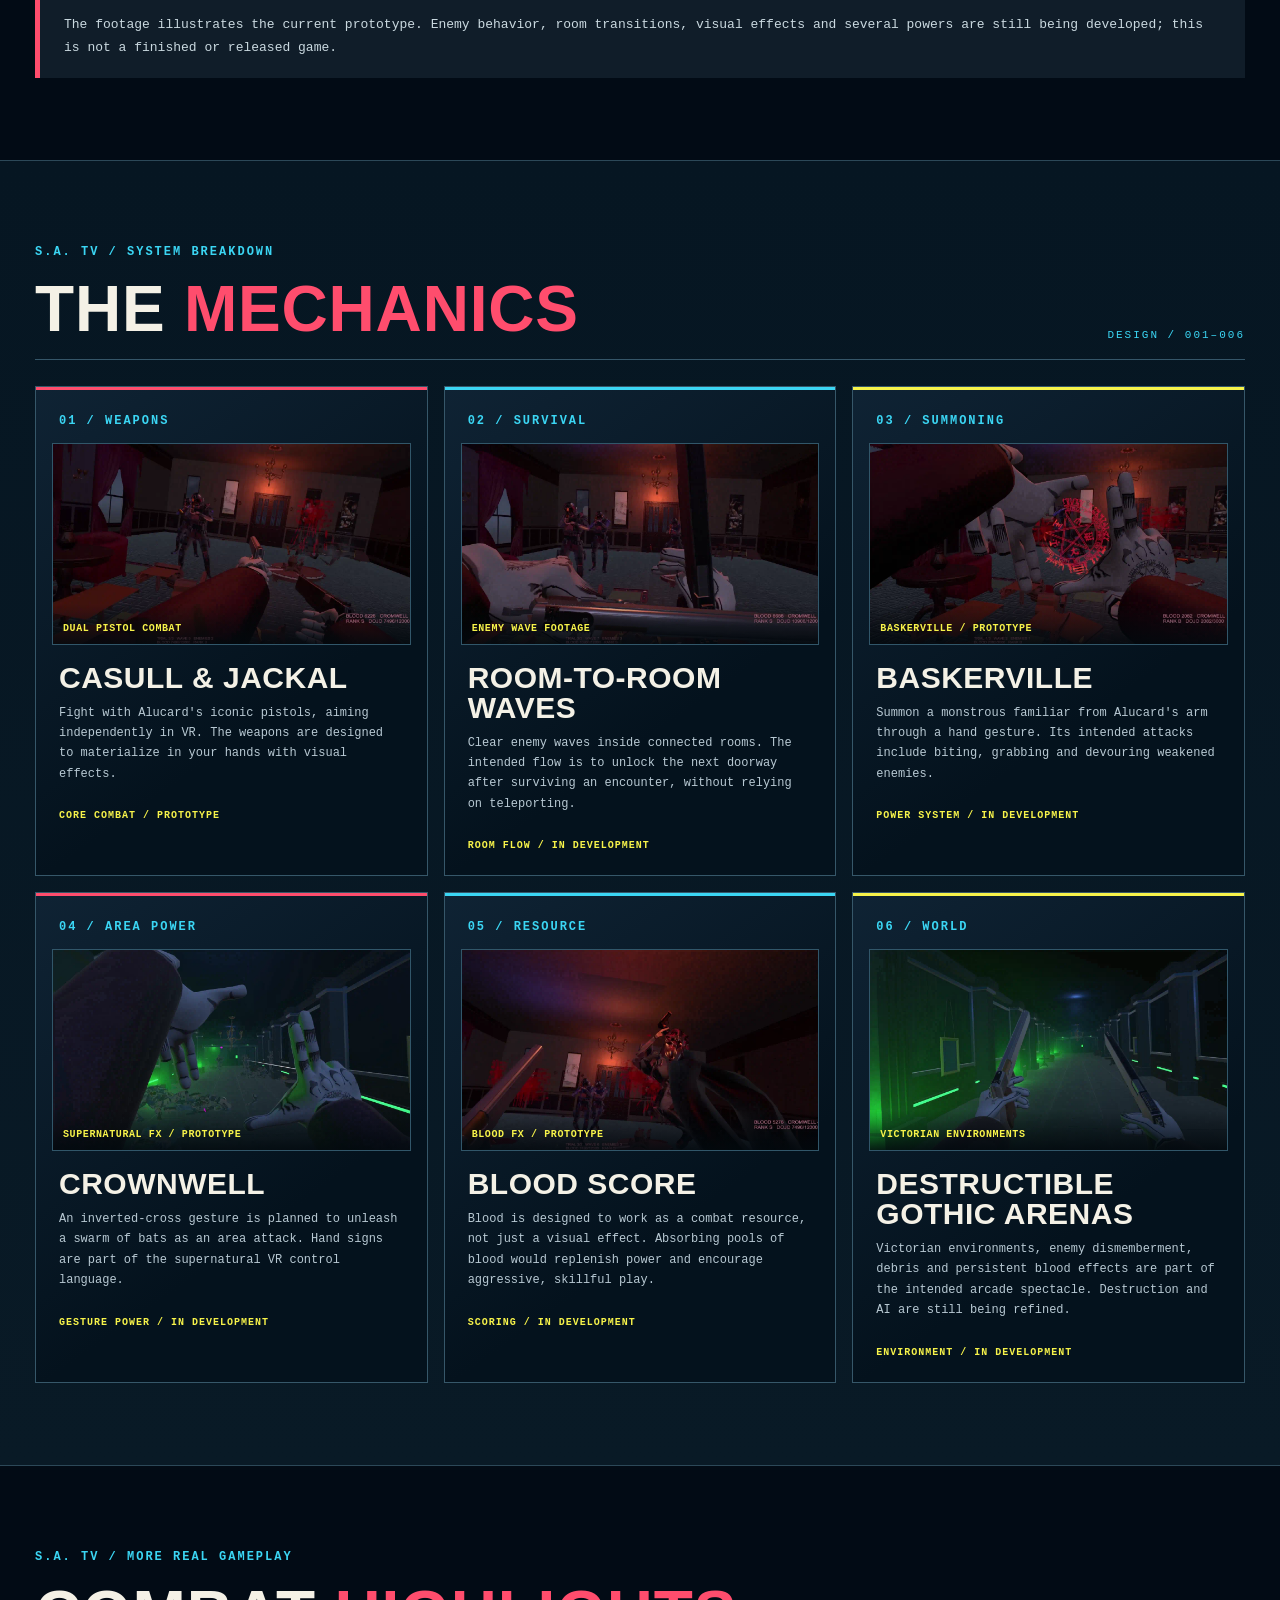
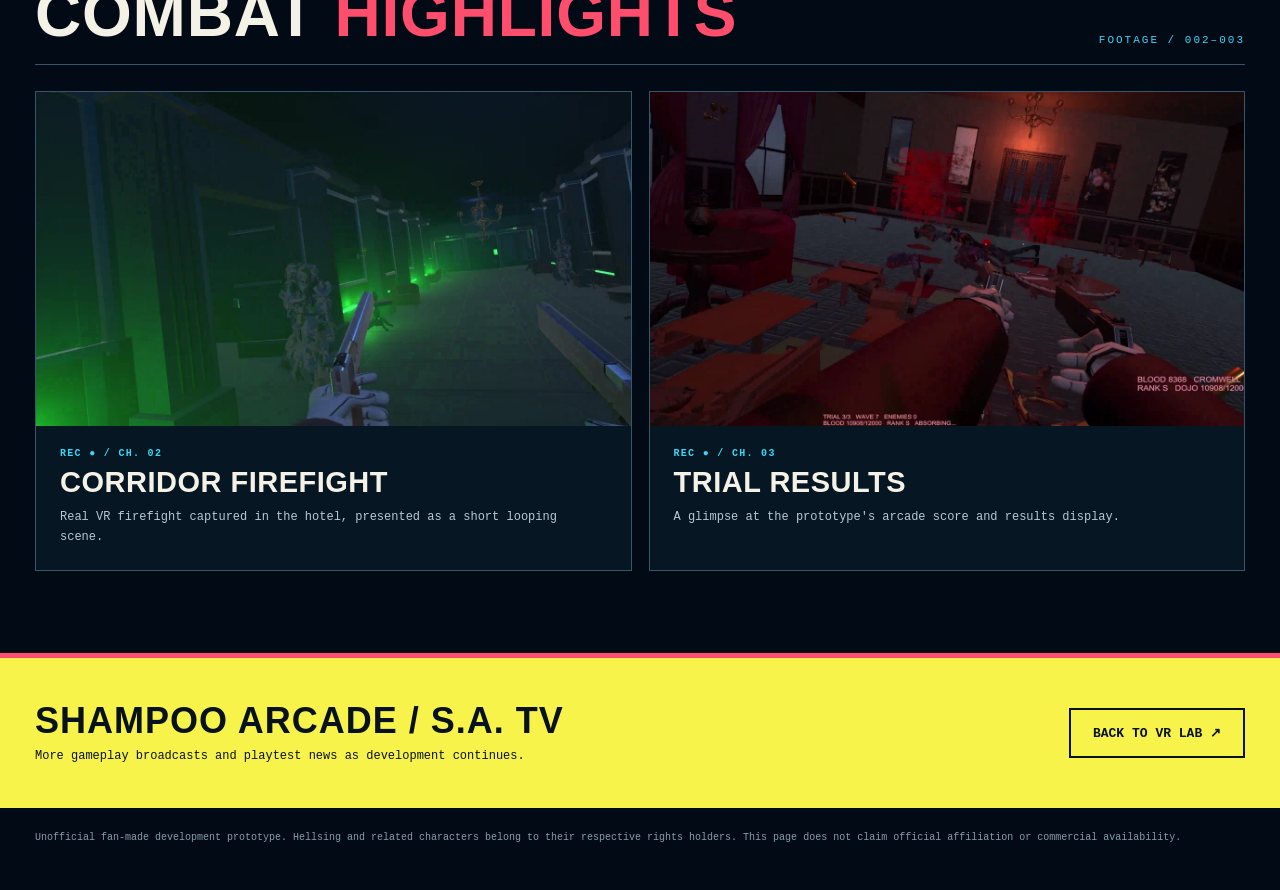
<file: search-and-destroy/index.html>
<!doctype html>
<html lang="en">
<head>
  <meta charset="utf-8">
  <meta name="viewport" content="width=device-width, initial-scale=1">
  <meta name="theme-color" content="#06111e">
  <meta name="description" content="Search & Destroy: an experimental Hellsing-inspired VR action prototype. Watch real gameplay and explore its combat systems, weapons, powers and survival mechanics.">
  <meta property="og:type" content="website">
  <meta property="og:title" content="Search & Destroy VR | Shampoo Arcade">
  <meta property="og:description" content="Dual pistols, supernatural powers, blood-fueled combat and room-to-room VR survival. Real gameplay from an in-development prototype.">
  <link rel="icon" href="../assets/favicon.png" type="image/png">
  <link rel="stylesheet" href="../style.css">
  <title>SEARCH & DESTROY VR — SHAMPOO ARCADE / S.A. TV</title>
  <style>
    :root{color-scheme:dark}
    body{background:#020b15;color:#f4f1e6;font-family:Arial,Helvetica,sans-serif}
    .sd-wrap{width:min(1210px,calc(100% - 46px));margin-inline:auto}
    .sd-top{border-bottom:1px solid #375366;background:#04111d;position:relative;z-index:5}
    .sd-top .sd-wrap{display:flex;align-items:center;justify-content:space-between;gap:20px;min-height:88px}
    .sd-brand img{width:clamp(170px,24vw,275px);height:auto;display:block;object-fit:contain}
    .sd-nav{display:flex;gap:12px;align-items:center;flex-wrap:wrap}
    .sd-nav a,.sd-lang{font:700 11px/1.3 'Courier New',monospace;letter-spacing:1px;padding:10px 12px;border:1px solid #3a5f70;background:#091b28;color:#e4eff4}
    .sd-nav a:hover,.sd-lang:hover{border-color:#ff4d6d;color:#ff4d6d}
    .sd-lang{cursor:pointer}
    .sd-ticker{overflow:hidden;white-space:nowrap;background:#f7f34a;color:#09131c;border-bottom:5px solid #ff4d6d;padding:10px 0;font:900 13px/1.3 'Courier New',monospace;letter-spacing:2px;text-align:center}
    .sd-ticker span{color:#c12b54;padding:0 13px}
    .sd-hero{position:relative;padding:76px 0 72px;overflow:hidden;border-bottom:1px solid #28495c;background:radial-gradient(ellipse at 90% 35%,#48203565,transparent 50%),radial-gradient(ellipse at 20% 70%,#103a4255,transparent 50%),#06131f}
    .sd-hero::after{content:"";position:absolute;inset:0;background:repeating-linear-gradient(0deg,transparent 0 5px,#c3f4ff06 5px 6px);pointer-events:none}
    .sd-hero-inner{position:relative;z-index:1;display:grid;grid-template-columns:minmax(0,1.25fr) minmax(250px,.7fr);gap:42px;align-items:center}
    .sd-kicker{margin:0 0 16px;font:700 12px/1.5 'Courier New',monospace;letter-spacing:2px;color:#3bd6f4}
    .sd-title{font:900 clamp(56px,10vw,135px)/.83 Impact,'Arial Black',sans-serif;letter-spacing:1px;margin:0 0 26px;text-transform:uppercase;text-shadow:7px 7px #020812}
    .sd-title span{display:block;color:#ff4d6d}
    .sd-dek{font:16px/1.7 'Courier New',monospace;color:#d6e1e9;max-width:700px;margin:0 0 25px}
    .sd-tags{display:flex;gap:8px;flex-wrap:wrap}
    .sd-tags span{border:1px solid #567282;background:#061c28;padding:8px 10px;color:#f7f34a;font:700 11px 'Courier New',monospace;letter-spacing:1px}
    .sd-hero-art{border:2px solid #ff4d6d;min-height:335px;position:relative;display:flex;flex-direction:column;justify-content:space-between;padding:20px;background:linear-gradient(180deg,#07132422,#02080ae8),url("../assets/04_CIUDAD_ORIGINAL.png") center/cover;box-shadow:15px 15px 0 #01070c,15px 15px 0 1px #375366}
    .sd-hero-art:after{content:"";position:absolute;inset:0;pointer-events:none;background:repeating-linear-gradient(0deg,transparent 0 3px,#0003 3px 5px)}
    .sd-hero-art strong{font:900 clamp(54px,6vw,85px)/.84 Impact,'Arial Black',sans-serif;color:#f4f1e6;text-shadow:4px 4px #e03563;position:relative;z-index:1}
    .sd-hero-art small,.sd-hero-art b{position:relative;z-index:1;font:700 11px/1.4 'Courier New',monospace;letter-spacing:1px}
    .sd-hero-art b{color:#f7f34a}
    .sd-section{padding:82px 0}
    .sd-section-alt{background:linear-gradient(180deg,#061622,#091a26);border-block:1px solid #2c4858}
    .sd-section-heading{display:flex;align-items:end;justify-content:space-between;gap:18px;margin-bottom:26px;border-bottom:1px solid #355669;padding-bottom:18px}
    .sd-section h2{font:900 clamp(34px,5vw,65px)/1 Impact,'Arial Black',sans-serif;letter-spacing:.8px;margin:0;text-transform:uppercase}
    .sd-section h2 em{font-style:normal;color:#ff4d6d}
    .sd-index{font:11px 'Courier New',monospace;color:#3bd6f4;letter-spacing:2px}
    .sd-video-card{display:grid;grid-template-columns:minmax(0,1.65fr) minmax(230px,.7fr);gap:0;border:1px solid #395b70;background:#04121f;overflow:hidden}
    .sd-video-frame{background:#000;position:relative}
    .sd-video-frame video{display:block;width:100%;aspect-ratio:16/9;object-fit:contain;background:#000}
    .sd-video-caption{padding:30px 28px;display:flex;flex-direction:column;justify-content:center;gap:15px;border-left:2px solid #ff4d6d}
    .sd-video-caption h3{font:900 37px/.96 Impact,'Arial Black',sans-serif;letter-spacing:.7px;margin:0}
    .sd-video-caption p{color:#aebfcb;font:13px/1.65 'Courier New',monospace;margin:0}
    .sd-video-caption a{color:#f7f34a;text-decoration:underline;text-underline-offset:4px;font:700 12px 'Courier New',monospace}
    .sd-meter{padding:13px 17px;background:#071927;border:1px solid #31576b;border-top:0;display:flex;justify-content:space-between;gap:10px;flex-wrap:wrap;font:10px/1.5 'Courier New',monospace;letter-spacing:1px;color:#9cbbc9}
    .sd-meter strong{color:#3bd6f4}
    .sd-mechanics{display:grid;grid-template-columns:repeat(3,minmax(0,1fr));gap:16px}
    .sd-mechanic{position:relative;border:1px solid #365769;background:linear-gradient(145deg,#0f2334,#04121d 65%);padding:23px;min-height:234px;box-shadow:inset 0 3px 0 #ff4d6d}
    .sd-mechanic:nth-child(3n+2){box-shadow:inset 0 3px 0 #3bd6f4}
    .sd-mechanic:nth-child(3n){box-shadow:inset 0 3px 0 #f7f34a}
    .sd-mechanic .num{font:700 12px 'Courier New',monospace;color:#3bd6f4;letter-spacing:2px}
    .sd-mechanic h3{font:900 30px/1 Impact,'Arial Black',sans-serif;margin:18px 0 10px;letter-spacing:.5px}
    .sd-mechanic p{font:12px/1.7 'Courier New',monospace;color:#b8c9d3;margin:0 0 20px}
    .sd-state{font:700 10px 'Courier New',monospace;color:#f7f34a;letter-spacing:1px}
    .sd-note{border-left:5px solid #ff4d6d;padding:18px 24px;background:#101d29;font:13px/1.75 'Courier New',monospace;color:#cad9e0;margin:28px 0 0}
    .sd-bottom{border-top:5px solid #ff4d6d;background:#f7f34a;color:#07121c;padding:42px 0}
    .sd-bottom .sd-wrap{display:flex;align-items:center;justify-content:space-between;gap:30px;flex-wrap:wrap}
    .sd-bottom strong{font:900 36px Impact,'Arial Black',sans-serif;letter-spacing:1px}
    .sd-bottom p{font:12px/1.6 'Courier New',monospace;margin:5px 0 0}
    .sd-bottom a{border:2px solid #08121c;padding:15px 22px;font:900 13px 'Courier New',monospace}
    .sd-bottom a:hover{background:#07121c;color:#f7f34a}
    .sd-legal{font:10px/1.6 'Courier New',monospace;color:#869dac;margin:22px auto 44px}

    .sd-video-frame{isolation:isolate}
    .sd-hd-overlay{position:absolute;inset:0;z-index:4;display:flex;align-items:center;justify-content:center;flex-direction:column;gap:15px;padding:22px;text-align:center;background:linear-gradient(180deg,#0009,#02091288)}
    .sd-hd-overlay[hidden]{display:none}
    .sd-hd-label{font:700 11px/1.4 'Courier New',monospace;letter-spacing:2px;color:#3bd6f4}
    .sd-hd-overlay strong{font:900 clamp(34px,5vw,66px)/1 Impact,'Arial Black',sans-serif;text-shadow:4px 4px #07111c}
    .sd-hd-overlay strong span{color:#f7f34a}
    .sd-hd-play{cursor:pointer;border:2px solid #f7f34a;background:#ff4d6d;color:#06111e;padding:13px 23px;font:900 14px/1.3 'Courier New',monospace;letter-spacing:.5px}
    .sd-hd-play:hover{background:#f7f34a;transform:translateY(-2px)}
    .sd-hd-play:disabled{opacity:.66;cursor:progress;transform:none}
    .sd-hd-overlay small{max-width:480px;font:700 11px/1.6 'Courier New',monospace;color:#fff;text-shadow:1px 1px #000}
    .sd-video-spec{color:#f7f34a!important;font-weight:700!important;font-size:11px!important}
    @media(max-width:850px){.sd-hero-inner{grid-template-columns:1fr}.sd-hero-art{min-height:250px;max-width:580px}.sd-mechanics{grid-template-columns:repeat(2,minmax(0,1fr))}.sd-video-card{grid-template-columns:1fr}.sd-video-caption{border-left:0;border-top:2px solid #ff4d6d}.sd-title{font-size:clamp(55px,13vw,112px)}}
    @media(max-width:520px){.sd-wrap{width:calc(100% - 30px)}.sd-top .sd-wrap{align-items:flex-start;flex-direction:column;padding:18px 0}.sd-brand img{width:225px}.sd-nav{gap:8px}.sd-nav a,.sd-lang{padding:9px}.sd-hero{padding:49px 0 42px}.sd-hero-art{min-height:220px}.sd-mechanics{grid-template-columns:1fr}.sd-section{padding:55px 0}.sd-section-heading{align-items:start;flex-direction:column}.sd-video-caption{padding:23px}.sd-ticker{text-align:left;padding-left:12px}}

    /* Hero showcases real 1080p corridor footage instead of placeholder artwork */
    .sd-hero-inner{grid-template-columns:minmax(0,.85fr) minmax(0,1.15fr);align-items:center}
    .sd-hero-video{position:relative;isolation:isolate;min-width:0;border:2px solid #ff4d6d;background:#02070a;box-shadow:12px 12px 0 #01070c,12px 12px 0 1px #375366}
    .sd-hero-video video{display:block;width:100%;aspect-ratio:16/9;object-fit:contain;background:#000}
    .sd-hero-video .sd-hd-overlay{inset:0 0 34px}
    .sd-hero-video .sd-hd-overlay strong{font:900 clamp(27px,3vw,43px)/1 Impact,'Arial Black',sans-serif;text-shadow:3px 3px #030912}
    .sd-hero-video .sd-hd-play{font-size:12px;padding:12px 15px;max-width:94%}
    .sd-hero-video-tag{font:700 10px/1.4 'Courier New',monospace;letter-spacing:.4px;text-align:center;background:#061622;color:#3bd6f4;padding:10px 5px;min-height:34px}
    @media(max-width:850px){.sd-hero-inner{grid-template-columns:1fr}.sd-hero-video{max-width:720px}.sd-hero-video .sd-hd-overlay strong{font-size:clamp(26px,6vw,42px)}}
    @media(max-width:520px){.sd-hero-video .sd-hd-overlay{gap:8px;padding:8px;inset:0 0 34px}.sd-hero-video .sd-hd-overlay strong{font-size:25px}.sd-hero-video .sd-hd-label{font-size:9px}.sd-hero-video .sd-hd-overlay small{font-size:9px}.sd-hero-video .sd-hd-play{font-size:11px;padding:9px}}


    /* Real gameplay highlight loops: web-optimized WebP, not placeholder art */
    .sd-mechanic-clip{position:relative;margin:15px -7px 15px;aspect-ratio:16/9;overflow:hidden;border:1px solid #315669;background:#02070c}
    .sd-mechanic-clip img,.sd-highlight-photo img{display:block;width:100%;height:100%;object-fit:cover}
    .sd-mechanic-clip figcaption{position:absolute;left:0;right:0;bottom:0;pointer-events:none;padding:18px 10px 8px;background:linear-gradient(transparent,#02090edb);font:700 10px/1.4 'Courier New',monospace;letter-spacing:.6px;color:#f7f34a}
    .sd-highlights{display:grid;grid-template-columns:repeat(2,minmax(0,1fr));gap:17px}
    .sd-highlight-card{border:1px solid #365769;background:#061622;overflow:hidden}
    .sd-highlight-photo{aspect-ratio:16/9;margin:0;background:#000;overflow:hidden}
    .sd-highlight-text{padding:22px 24px}
    .sd-highlight-text strong{display:block;font:900 29px/1 Impact,'Arial Black',sans-serif;letter-spacing:.5px;color:#f4f1e6}
    .sd-highlight-text span{display:block;font:700 10px 'Courier New',monospace;letter-spacing:1.3px;color:#3bd6f4;margin-bottom:9px}
    .sd-highlight-text p{font:12px/1.65 'Courier New',monospace;color:#b8c9d3;margin:11px 0 0}
    @media(max-width:650px){.sd-highlights{grid-template-columns:1fr}}

    @media(prefers-reduced-motion:reduce){*{scroll-behavior:auto!important;animation:none!important}}
  </style>
</head>
<body>
  <header class="sd-top"><div class="sd-wrap">
    <a class="sd-brand" href="../" aria-label="Shampoo Arcade home"><img src="../assets/01_LOGO_EXACTO.png" alt="Shampoo Arcade / S.A. TV"></a>
    <nav class="sd-nav" aria-label="Site">
      <a href="../#programas" data-en="GAMES" data-es="JUEGOS">GAMES</a>
      <a href="../#laboratorio" data-en="VR ARCADE LAB" data-es="LABORATORIO VR">VR ARCADE LAB</a>
      <button class="sd-lang" id="sd-lang" type="button" aria-label="Cambiar a español">ES</button>
    </nav>
  </div></header>
  <div class="sd-ticker">S.A. TV <span>✳</span> DEVELOPMENT TRANSMISSION <span>✳</span> SEARCH &amp; DESTROY <span>✳</span> VR / ACTION / 199X</div>
  <main>
    <section class="sd-hero"><div class="sd-wrap sd-hero-inner">
      <div>
        <p class="sd-kicker">S.A. TV / VR ARCADE LAB / EXPERIMENT 001</p>
        <h1 class="sd-title">SEARCH <span>&amp; DESTROY</span></h1>
        <p class="sd-dek" data-en="Step into a supernatural VR shooter inspired by Hellsing. Fight through enemy waves with Casull and Jackal, unleash Alucard's powers, and move from room to room in a gothic combat playground." data-es="Entrá en un shooter sobrenatural de realidad virtual inspirado en Hellsing. Enfrentá oleadas con Casull y Jackal, desatá los poderes de Alucard y avanzá de una habitación a otra en escenarios góticos de combate.">Step into a supernatural VR shooter inspired by Hellsing. Fight through enemy waves with Casull and Jackal, unleash Alucard's powers, and move from room to room in a gothic combat playground.</p>
        <div class="sd-tags"><span>VR ACTION</span><span>DUAL PISTOLS</span><span>WAVE SURVIVAL</span><span>PROTOTYPE</span></div>
      </div>
      <div class="sd-hero-video" aria-label="Featured Search and Destroy VR corridor gameplay">
        <video id="sd-corridor-video" controls playsinline preload="none" poster="../videos/hd/corridor-poster.jpg" aria-label="Search and Destroy VR corridor gameplay in original Full HD"></video>
        <div class="sd-hd-overlay" id="sd-corridor-overlay">
          <span class="sd-hd-label">S.A. TV / CH. 00 / REAL GAMEPLAY</span>
          <strong>SEARCH &amp; DESTROY <span>VR</span></strong>
          <button type="button" id="sd-corridor-load" class="sd-hd-play" data-en="▶ WATCH FULL HD GAMEPLAY" data-es="▶ VER GAMEPLAY EN FULL HD">▶ WATCH FULL HD GAMEPLAY</button>
          <small id="sd-corridor-status" aria-live="polite" data-en="CORRIDOR / 1920 × 1080 / 30 FPS / STABILIZED" data-es="CORREDOR / 1920 × 1080 / 30 FPS / ESTABILIZADO">CORRIDOR / 1920 × 1080 / 30 FPS / STABILIZED</small>
        </div>
        <div class="sd-hero-video-tag">REAL GAMEPLAY / UNOFFICIAL VR PROTOTYPE</div>
      </div>
    </div></section>
    <section class="sd-section sd-wrap" id="gameplay">
      <div class="sd-section-heading"><div><p class="sd-kicker">S.A. TV / REAL GAMEPLAY</p><h2 data-en="INSIDE THE <em>HUNT</em>" data-es="DENTRO DE LA <em>CACERÍA</em>">INSIDE THE <em>HUNT</em></h2></div><span class="sd-index">FOOTAGE / 001</span></div>
      <div class="sd-video-card">
        <div class="sd-video-frame">
          <video id="sd-hotel-video" controls playsinline preload="none" poster="../videos/hd/hotel-poster.jpg" aria-label="Search and Destroy VR hotel gameplay, full HD stabilized recording">
            <span data-en="Your browser does not support MP4 video." data-es="Tu navegador no admite video MP4.">Your browser does not support MP4 video.</span>
          </video>
          <div class="sd-hd-overlay" id="sd-hotel-overlay">
            <span class="sd-hd-label">S.A. TV / ORIGINAL GAMEPLAY</span>
            <strong>FULL HD <span>1080P</span></strong>
            <button type="button" id="sd-hotel-load" class="sd-hd-play" data-en="▶ PLAY IN FULL HD" data-es="▶ REPRODUCIR EN FULL HD">▶ PLAY IN FULL HD</button>
            <small id="sd-hotel-status" aria-live="polite" data-en="1920 × 1080 / 30 FPS / STABILIZED / 18.8 MB" data-es="1920 × 1080 / 30 FPS / ESTABILIZADO / 18,8 MB">1920 × 1080 / 30 FPS / STABILIZED / 18.8 MB</small>
          </div>
        </div>
        <div class="sd-video-caption">
          <span class="sd-kicker">REC ● / CH. 01</span>
          <h3 data-en="VICTORIAN HOTEL" data-es="HOTEL VICTORIANO">VICTORIAN HOTEL</h3>
          <p data-en="Real prototype footage. Room combat, dual pistols and supernatural encounters. This is the original stabilized 1080p / 30 FPS video, with no additional downscaling." data-es="Gameplay real del prototipo: combate entre habitaciones, dos pistolas y encuentros sobrenaturales. Video original estabilizado a 1080p y 30 FPS, sin reducir más la resolución.">Real prototype footage. Room-scale combat, dual pistols and supernatural encounters. The recording has been stabilized and compressed for streaming.</p>
          <p class="sd-video-spec" data-en="ORIGINAL 1080P QUALITY · 30 FPS · AAC AUDIO" data-es="CALIDAD ORIGINAL 1080P · 30 FPS · AUDIO AAC">ORIGINAL 1080P QUALITY · 30 FPS · AAC AUDIO</p>
        </div>
      </div>
      <div class="sd-meter"><span><strong>VIDEO 001</strong> / 00:26 / GAMEPLAY CAPTURE</span><span>DEVELOPMENT FOOTAGE / WORK IN PROGRESS</span></div>
      <p class="sd-note" data-en="The footage illustrates the current prototype. Enemy behavior, room transitions, visual effects and several powers are still being developed; this is not a finished or released game." data-es="Las imágenes muestran el prototipo actual. La IA enemiga, la transición entre habitaciones, los efectos y varios poderes siguen en desarrollo; no es un juego terminado ni publicado.">The footage illustrates the current prototype. Enemy behavior, room transitions, visual effects and several powers are still being developed; this is not a finished or released game.</p>
    </section>
    <section class="sd-section sd-section-alt" id="mechanics"><div class="sd-wrap">
      <div class="sd-section-heading"><div><p class="sd-kicker">S.A. TV / SYSTEM BREAKDOWN</p><h2 data-en="THE <em>MECHANICS</em>" data-es="LAS <em>MECÁNICAS</em>">THE <em>MECHANICS</em></h2></div><span class="sd-index">DESIGN / 001–006</span></div>
      <div class="sd-mechanics">
        <article class="sd-mechanic"><span class="num">01 / WEAPONS</span><figure class="sd-mechanic-clip"><img src="assets/clips/01-hotel-gunplay.webp" alt="Alucard firing pistols in the Victorian hotel" width="1280" height="720" loading="lazy" decoding="async"><figcaption data-en="DUAL PISTOL COMBAT" data-es="COMBATE CON DOS PISTOLAS">DUAL PISTOL COMBAT</figcaption></figure><h3 data-en="CASULL &amp; JACKAL" data-es="CASULL Y JACKAL">CASULL &amp; JACKAL</h3><p data-en="Fight with Alucard's iconic pistols, aiming independently in VR. The weapons are designed to materialize in your hands with visual effects." data-es="Combatí con las pistolas de Alucard, apuntando de manera independiente en VR. Las armas están diseñadas para materializarse en las manos con efectos visuales.">Fight with Alucard's iconic pistols, aiming independently in VR. The weapons are designed to materialize in your hands with visual effects.</p><span class="sd-state">CORE COMBAT / PROTOTYPE</span></article>
        <article class="sd-mechanic"><span class="num">02 / SURVIVAL</span><figure class="sd-mechanic-clip"><img src="assets/clips/02-enemy-waves.webp" alt="Enemy wave combat inside the hotel" width="1280" height="720" loading="lazy" decoding="async"><figcaption data-en="ENEMY WAVE FOOTAGE" data-es="ESCENA DE OLEADAS">ENEMY WAVE FOOTAGE</figcaption></figure><h3 data-en="ROOM-TO-ROOM WAVES" data-es="OLEADAS ENTRE CUARTOS">ROOM-TO-ROOM WAVES</h3><p data-en="Clear enemy waves inside connected rooms. The intended flow is to unlock the next doorway after surviving an encounter, without relying on teleporting." data-es="Superá oleadas enemigas en habitaciones conectadas. El objetivo es habilitar la siguiente puerta al sobrevivir, sin depender del teletransporte.">Clear enemy waves inside connected rooms. The intended flow is to unlock the next doorway after surviving an encounter, without relying on teleporting.</p><span class="sd-state">ROOM FLOW / IN DEVELOPMENT</span></article>
        <article class="sd-mechanic"><span class="num">03 / SUMMONING</span><figure class="sd-mechanic-clip"><img src="assets/clips/03-baskerville-summon.webp" alt="Baskerville summon in recorded VR gameplay" width="1280" height="720" loading="lazy" decoding="async"><figcaption data-en="BASKERVILLE / PROTOTYPE" data-es="BASKERVILLE / PROTOTIPO">BASKERVILLE / PROTOTYPE</figcaption></figure><h3>BASKERVILLE</h3><p data-en="Summon a monstrous familiar from Alucard's arm through a hand gesture. Its intended attacks include biting, grabbing and devouring weakened enemies." data-es="Invocá una criatura monstruosa desde el brazo de Alucard mediante un gesto. Sus ataques previstos incluyen morder, sujetar y devorar enemigos debilitados.">Summon a monstrous familiar from Alucard's arm through a hand gesture. Its intended attacks include biting, grabbing and devouring weakened enemies.</p><span class="sd-state">POWER SYSTEM / IN DEVELOPMENT</span></article>
        <article class="sd-mechanic"><span class="num">04 / AREA POWER</span><figure class="sd-mechanic-clip"><img src="assets/clips/06-magic-sigil.webp" alt="A red supernatural magic sigil in the VR prototype" width="1280" height="720" loading="lazy" decoding="async"><figcaption data-en="SUPERNATURAL FX / PROTOTYPE" data-es="EFECTOS SOBRENATURALES / PROTOTIPO">SUPERNATURAL FX / PROTOTYPE</figcaption></figure><h3>CROWNWELL</h3><p data-en="An inverted-cross gesture is planned to unleash a swarm of bats as an area attack. Hand signs are part of the supernatural VR control language." data-es="Un gesto de cruz invertida está previsto para desatar un enjambre de murciélagos como ataque de área. Las señas de las manos forman parte del control sobrenatural en VR.">An inverted-cross gesture is planned to unleash a swarm of bats as an area attack. Hand signs are part of the supernatural VR control language.</p><span class="sd-state">GESTURE POWER / IN DEVELOPMENT</span></article>
        <article class="sd-mechanic"><span class="num">05 / RESOURCE</span><figure class="sd-mechanic-clip"><img src="assets/clips/04-blood-and-gore.webp" alt="Bloody gunfire during VR gameplay; blood resource still in development" width="1280" height="720" loading="lazy" decoding="async"><figcaption data-en="BLOOD FX / PROTOTYPE" data-es="EFECTOS DE SANGRE / PROTOTIPO">BLOOD FX / PROTOTYPE</figcaption></figure><h3>BLOOD SCORE</h3><p data-en="Blood is designed to work as a combat resource, not just a visual effect. Absorbing pools of blood would replenish power and encourage aggressive, skillful play." data-es="La sangre está diseñada como recurso de combate, no solo como efecto visual. Absorber charcos permitirá recuperar poder y premiará un estilo de juego agresivo y preciso.">Blood is designed to work as a combat resource, not just a visual effect. Absorbing pools of blood would replenish power and encourage aggressive, skillful play.</p><span class="sd-state">SCORING / IN DEVELOPMENT</span></article>
        <article class="sd-mechanic"><span class="num">06 / WORLD</span><figure class="sd-mechanic-clip"><img src="assets/clips/07-green-corridor.webp" alt="A green-lit corridor in the Victorian VR environment" width="1280" height="720" loading="lazy" decoding="async"><figcaption data-en="VICTORIAN ENVIRONMENTS" data-es="ESCENARIOS VICTORIANOS">VICTORIAN ENVIRONMENTS</figcaption></figure><h3 data-en="DESTRUCTIBLE GOTHIC ARENAS" data-es="ESCENARIOS GÓTICOS DESTRUCTIBLES">DESTRUCTIBLE GOTHIC ARENAS</h3><p data-en="Victorian environments, enemy dismemberment, debris and persistent blood effects are part of the intended arcade spectacle. Destruction and AI are still being refined." data-es="Entornos victorianos, desmembramiento enemigo, objetos destruidos y sangre persistente forman parte del espectáculo arcade. La destrucción y la IA siguen ajustándose.">Victorian environments, enemy dismemberment, debris and persistent blood effects are part of the intended arcade spectacle. Destruction and AI are still being refined.</p><span class="sd-state">ENVIRONMENT / IN DEVELOPMENT</span></article>
      </div>
    </div></section>

    <section class="sd-section sd-wrap" id="combat-highlights" aria-labelledby="sd-highlights-title">
      <div class="sd-section-heading"><div><p class="sd-kicker">S.A. TV / MORE REAL GAMEPLAY</p><h2 id="sd-highlights-title" data-en="COMBAT <em>HIGHLIGHTS</em>" data-es="<em>MOMENTOS</em> DE COMBATE">COMBAT <em>HIGHLIGHTS</em></h2></div><span class="sd-index">FOOTAGE / 002–003</span></div>
      <div class="sd-highlights">
        <article class="sd-highlight-card">
          <figure class="sd-highlight-photo"><img src="assets/clips/05-corridor-firefight.webp" alt="Alucard fighting in a dim hotel corridor in VR" width="1280" height="720" loading="lazy" decoding="async"></figure>
          <div class="sd-highlight-text"><span>REC ● / CH. 02</span><strong data-en="CORRIDOR FIREFIGHT" data-es="TIROTEO EN EL PASILLO">CORRIDOR FIREFIGHT</strong><p data-en="Real VR firefight captured in the hotel, presented as a short looping scene." data-es="Tiroteo real del prototipo VR dentro del hotel, mostrado en un bucle corto.">Real VR firefight captured in the hotel, presented as a short looping scene.</p></div>
        </article>
        <article class="sd-highlight-card">
          <figure class="sd-highlight-photo"><img src="assets/clips/08-trial-results.webp" alt="Prototype arcade trial results appearing on screen" width="1280" height="720" loading="lazy" decoding="async"></figure>
          <div class="sd-highlight-text"><span>REC ● / CH. 03</span><strong data-en="TRIAL RESULTS" data-es="RESULTADOS DEL COMBATE">TRIAL RESULTS</strong><p data-en="A glimpse at the prototype's arcade score and results display." data-es="Un vistazo a la pantalla de puntuación y resultados arcade del prototipo.">A glimpse at the prototype's arcade score and results display.</p></div>
        </article>
      </div>
    </section>
    <section class="sd-bottom"><div class="sd-wrap"><div><strong>SHAMPOO ARCADE / S.A. TV</strong><p data-en="More gameplay broadcasts and playtest news as development continues." data-es="Más videos de gameplay y noticias sobre pruebas conforme avance el desarrollo.">More gameplay broadcasts and playtest news as development continues.</p></div><a href="../#laboratorio" data-en="BACK TO VR LAB ↗" data-es="VOLVER AL LAB VR ↗">BACK TO VR LAB ↗</a></div></section>
  </main>
  <p class="sd-legal sd-wrap" data-en="Unofficial fan-made development prototype. Hellsing and related characters belong to their respective rights holders. This page does not claim official affiliation or commercial availability." data-es="Prototipo de desarrollo hecho por fans, no oficial. Hellsing y sus personajes pertenecen a sus respectivos titulares. Esta página no afirma afiliación oficial ni disponibilidad comercial.">Unofficial fan-made development prototype. Hellsing and related characters belong to their respective rights holders. This page does not claim official affiliation or commercial availability.</p>
  <script src="hd-video.js" defer></script>
  <script src="corridor-video.js" defer></script>
  <script>
    (()=>{const button=document.getElementById('sd-lang');let lang='en';button.addEventListener('click',()=>{lang=lang==='en'?'es':'en';document.documentElement.lang=lang;document.querySelectorAll('[data-en][data-es]').forEach(el=>{const value=el.getAttribute('data-'+lang);if(value.includes('<em>'))el.innerHTML=value;else el.textContent=value;});button.textContent=lang==='en'?'ES':'EN';button.setAttribute('aria-label',lang==='en'?'Cambiar a español':'Switch to English');});})();
  </script>
</body>
</html>
</file>
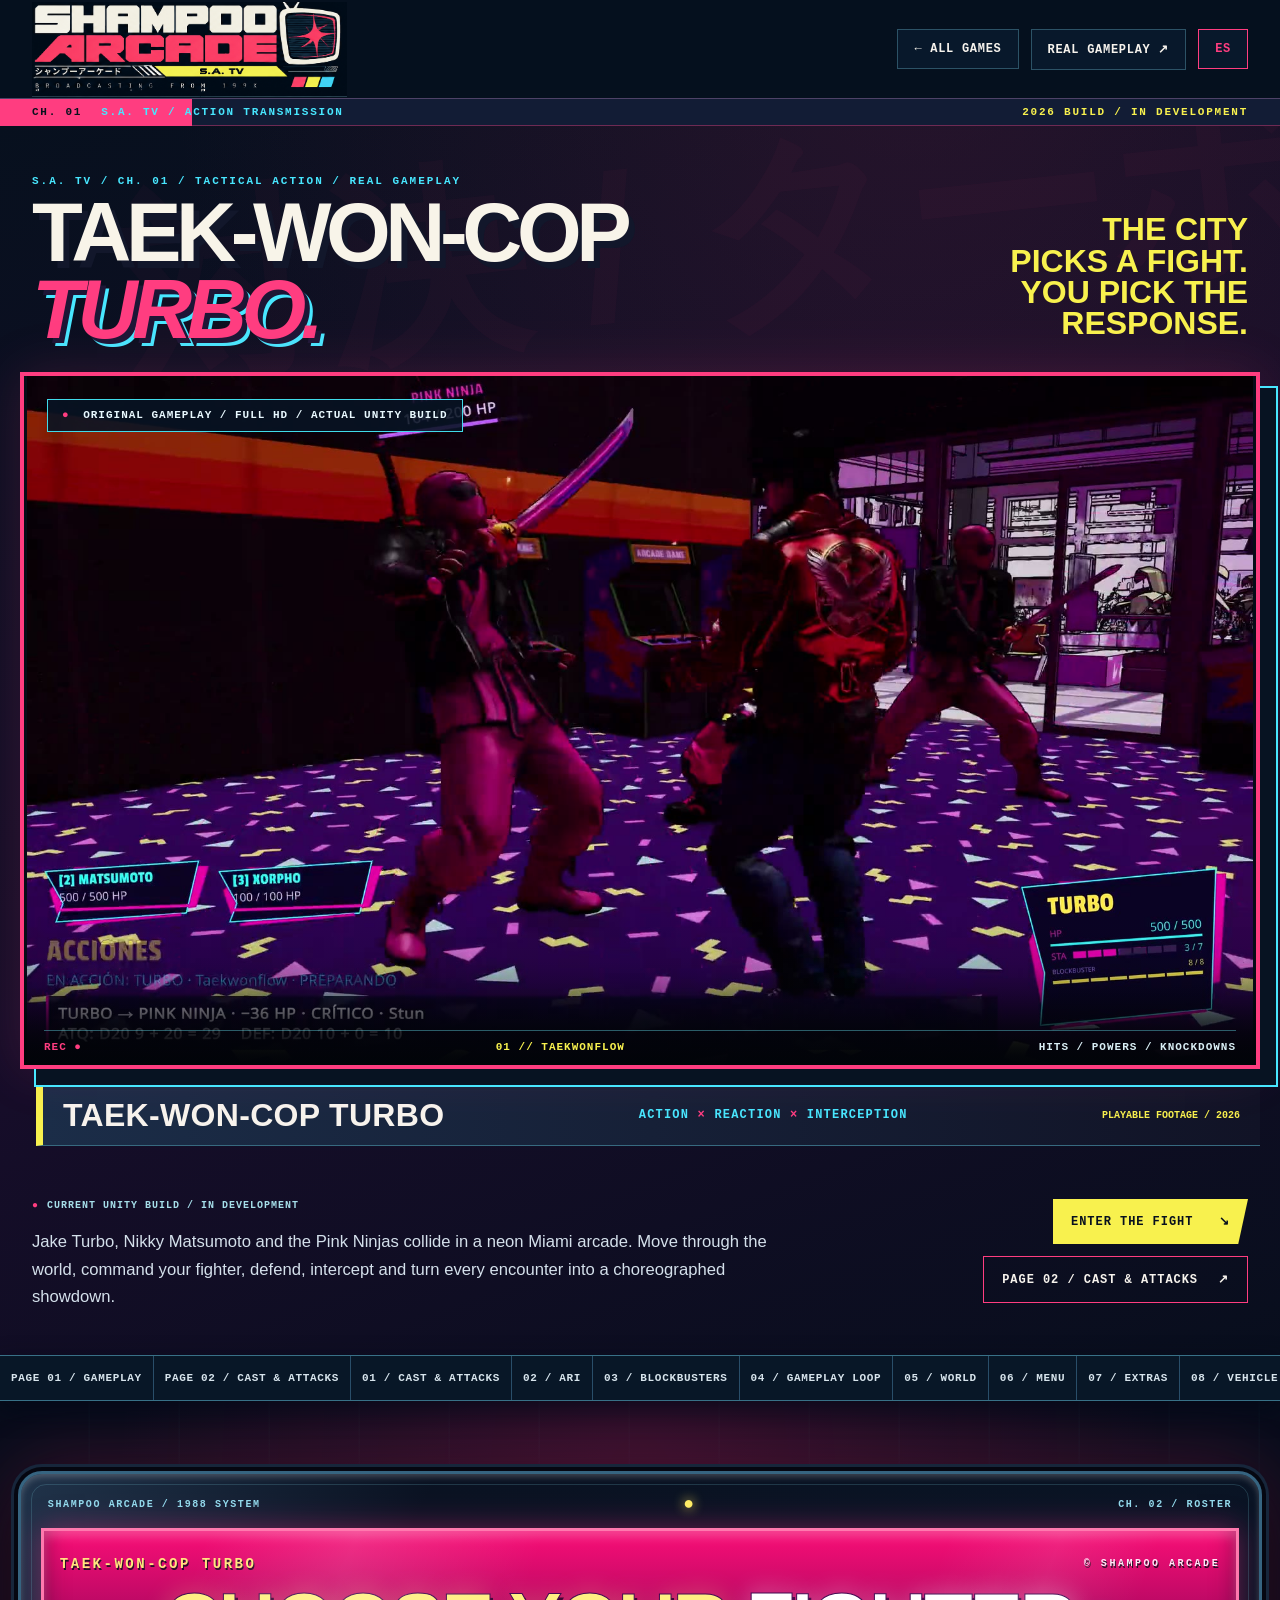
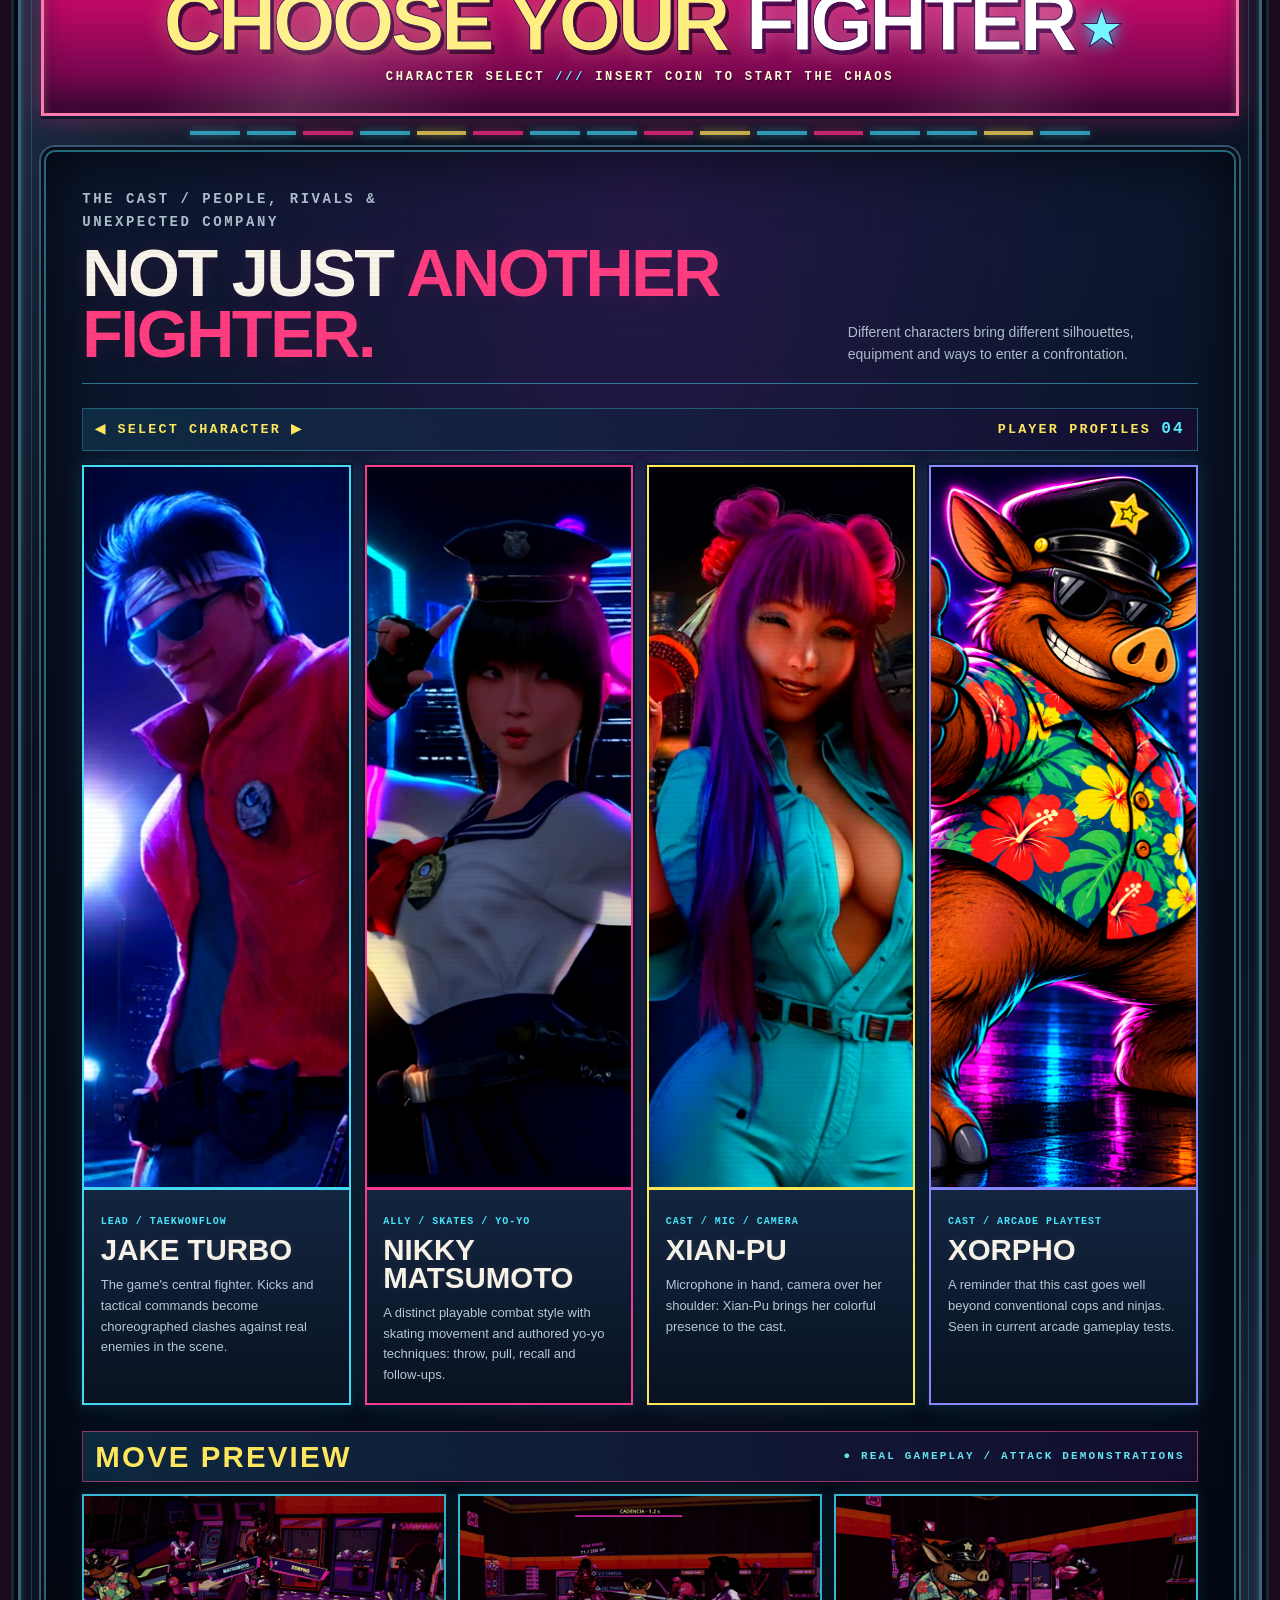
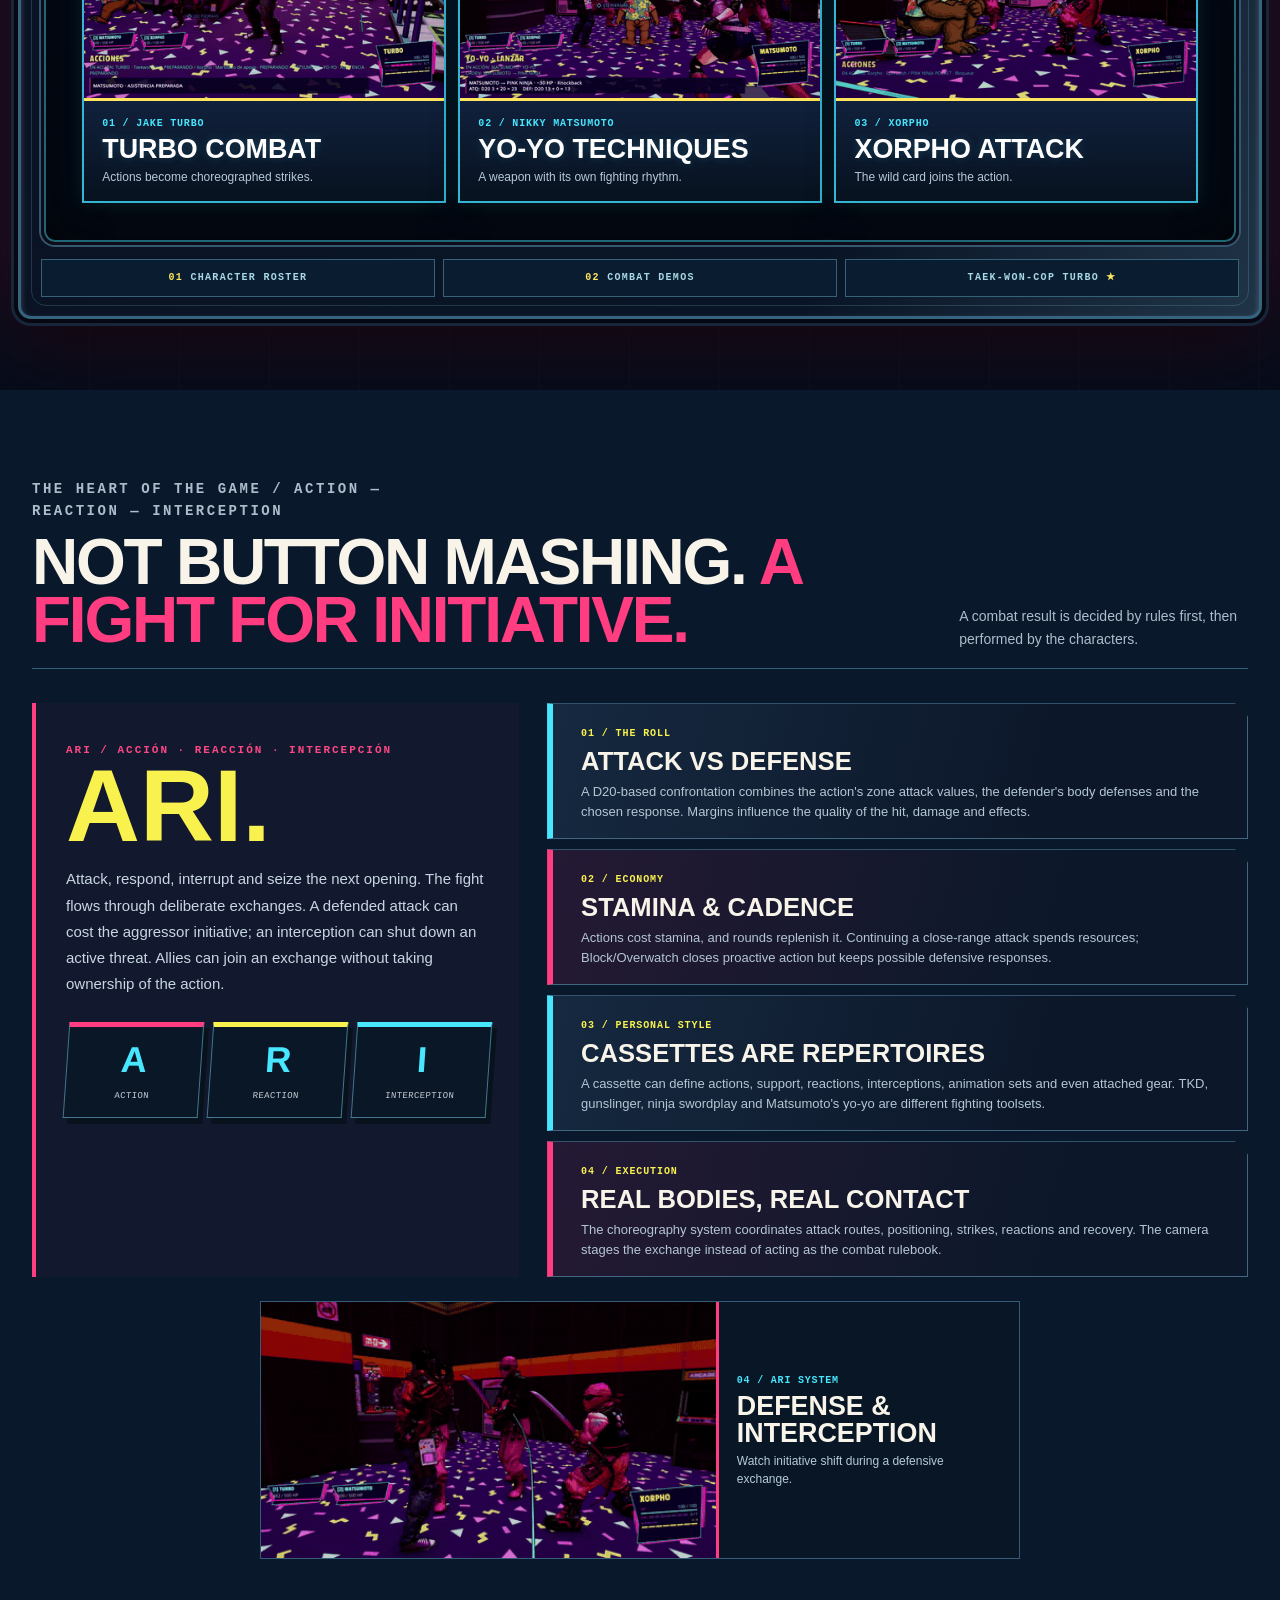
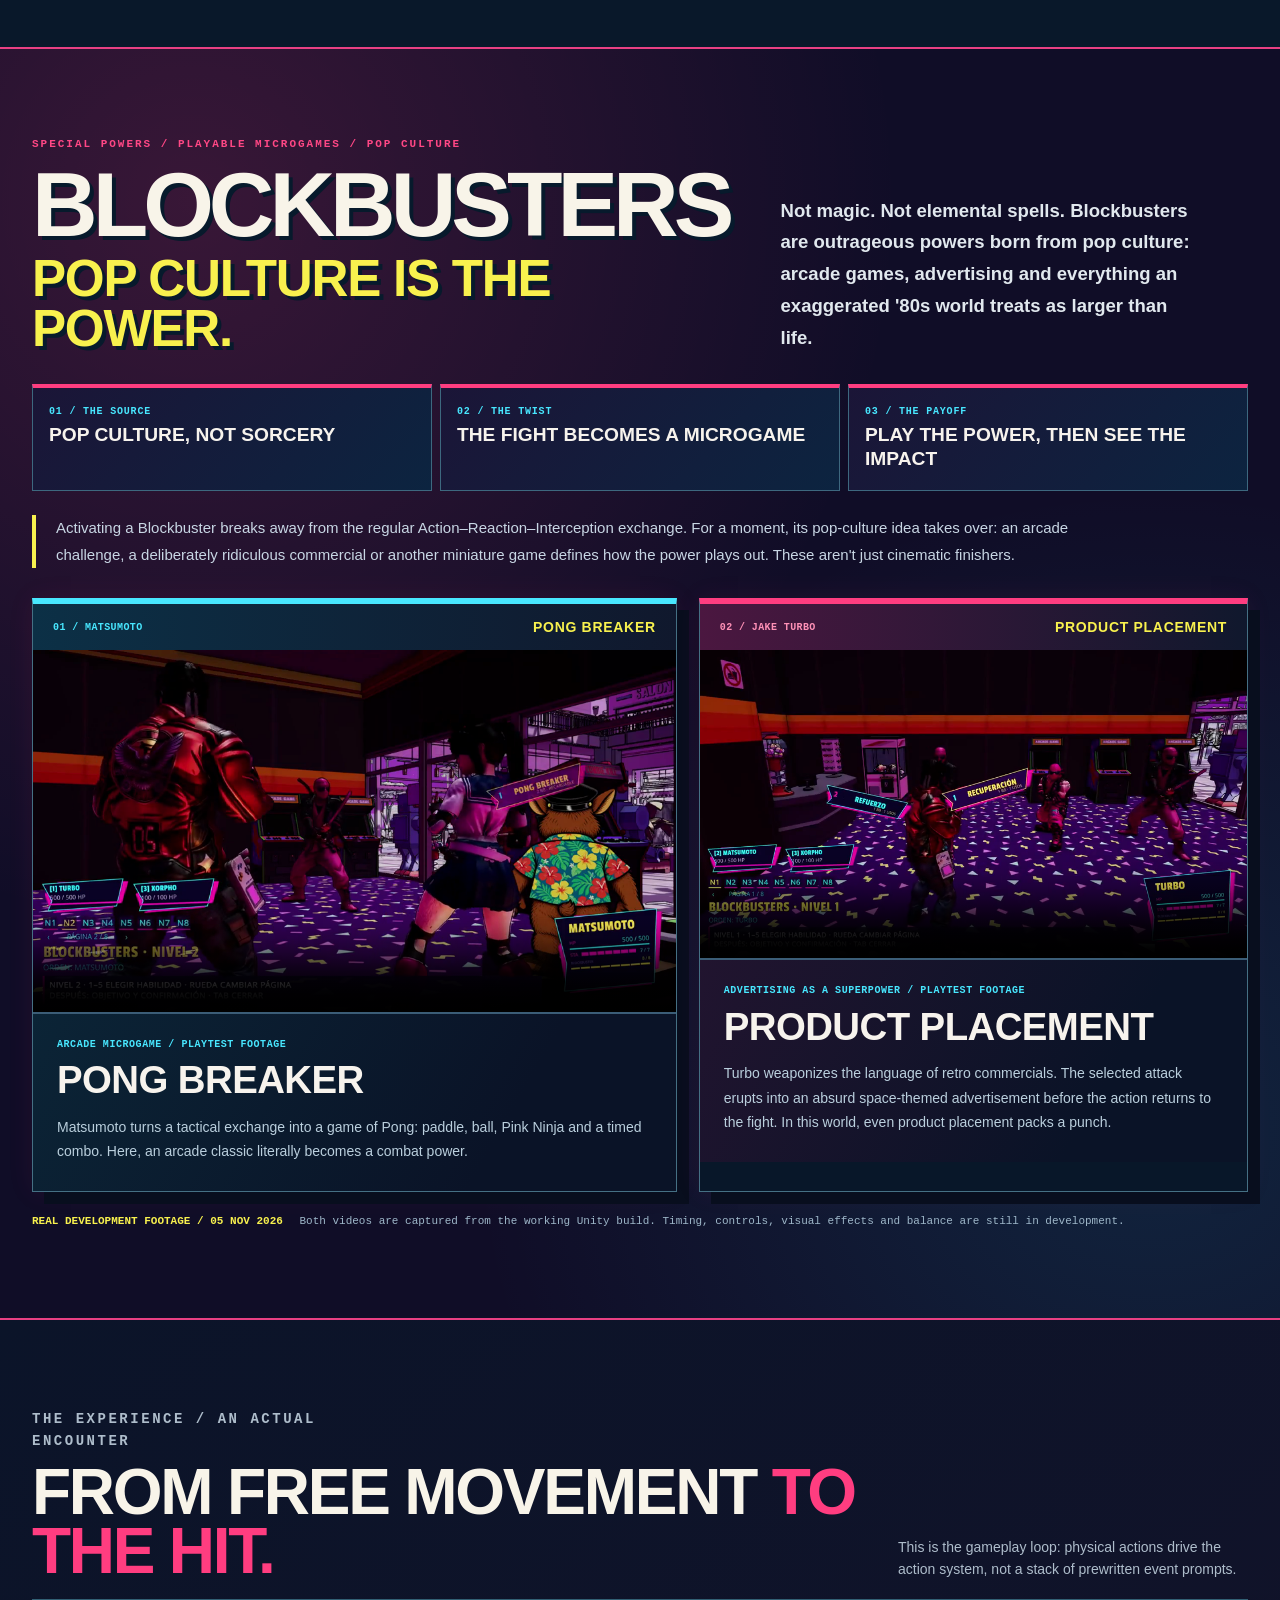
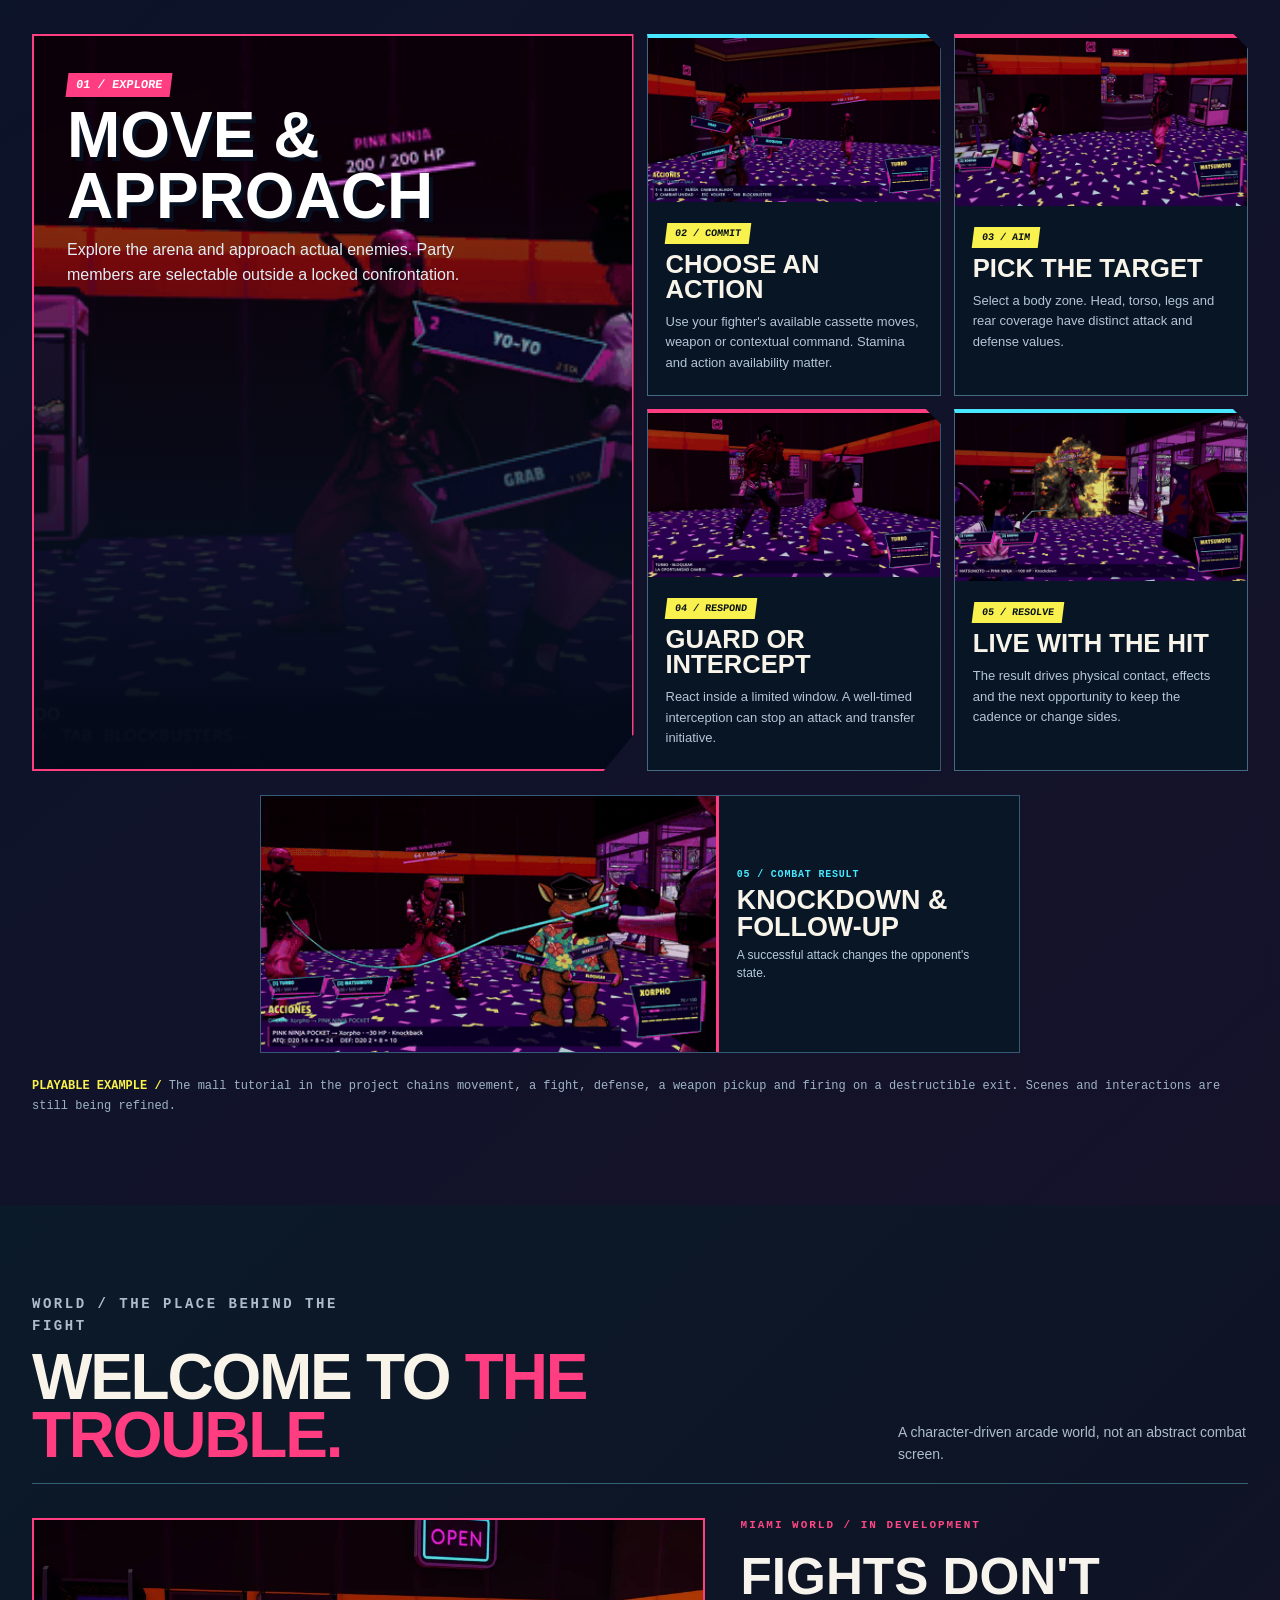
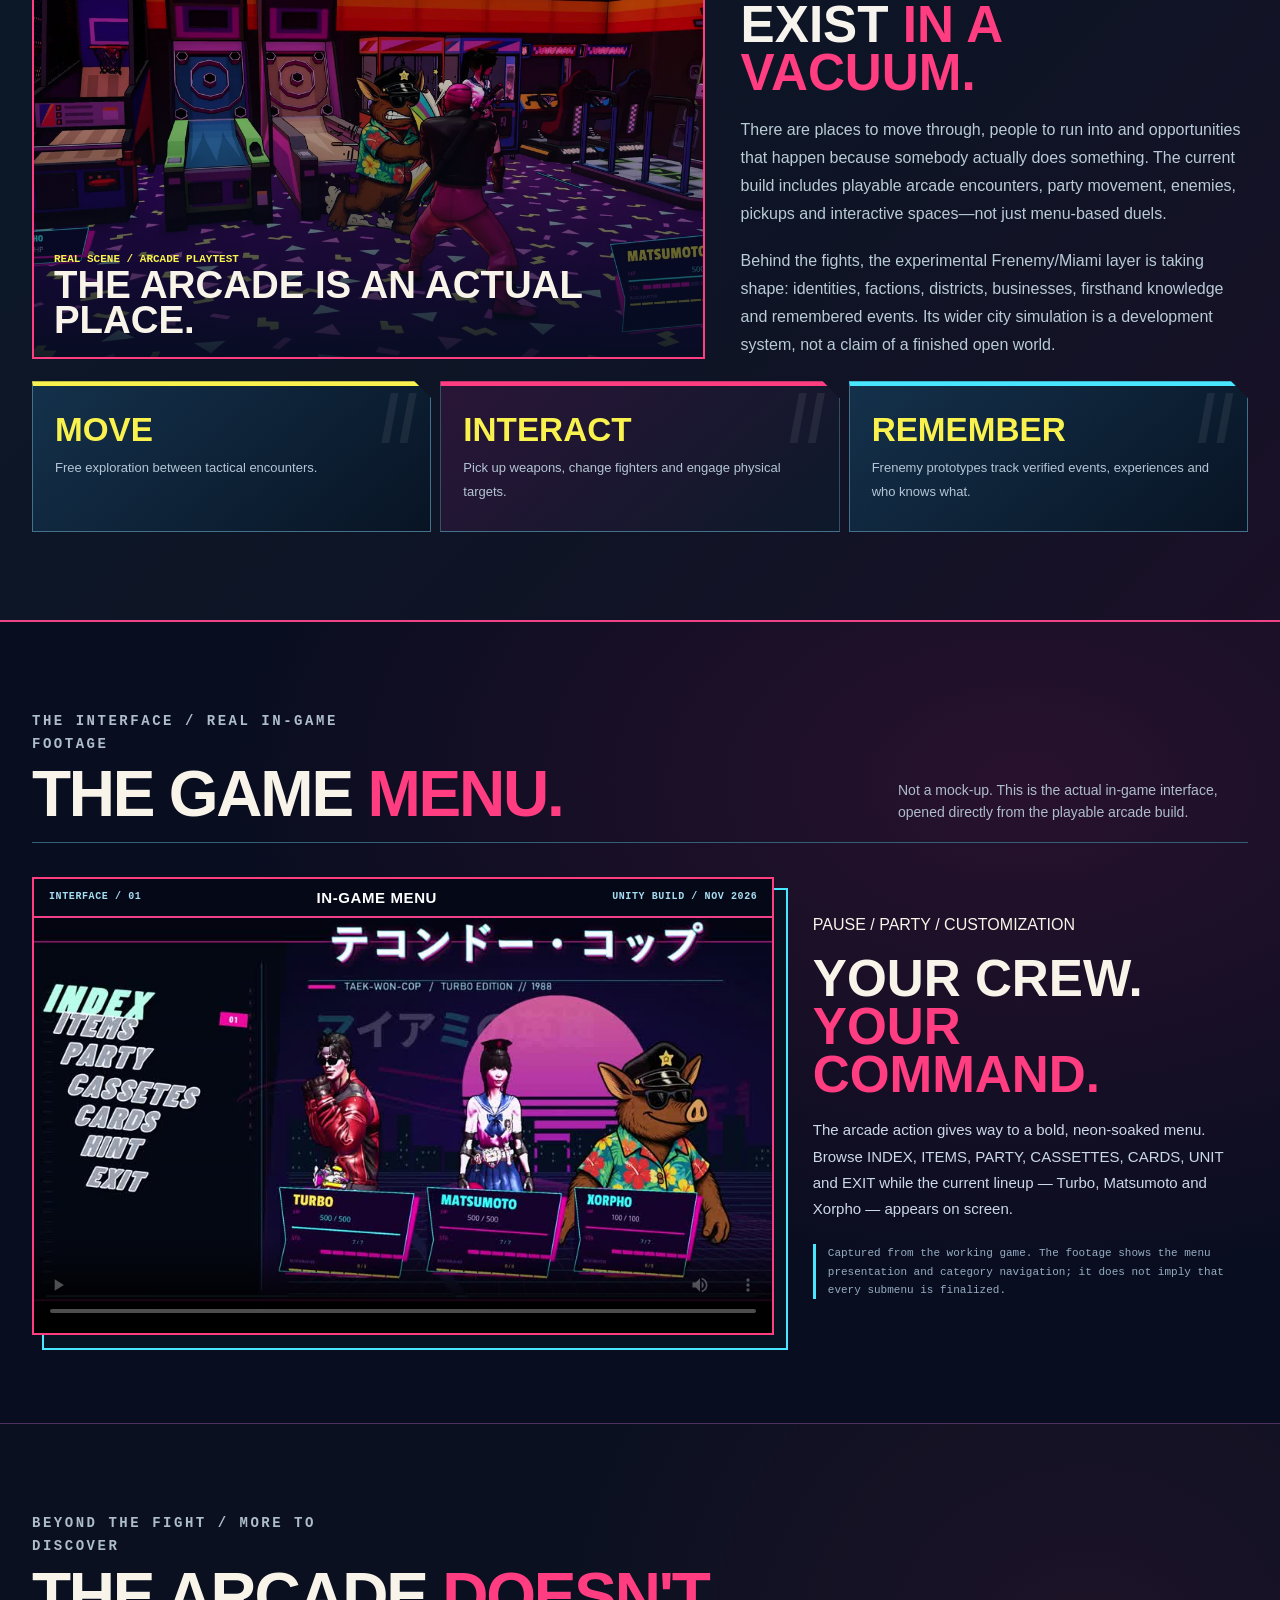
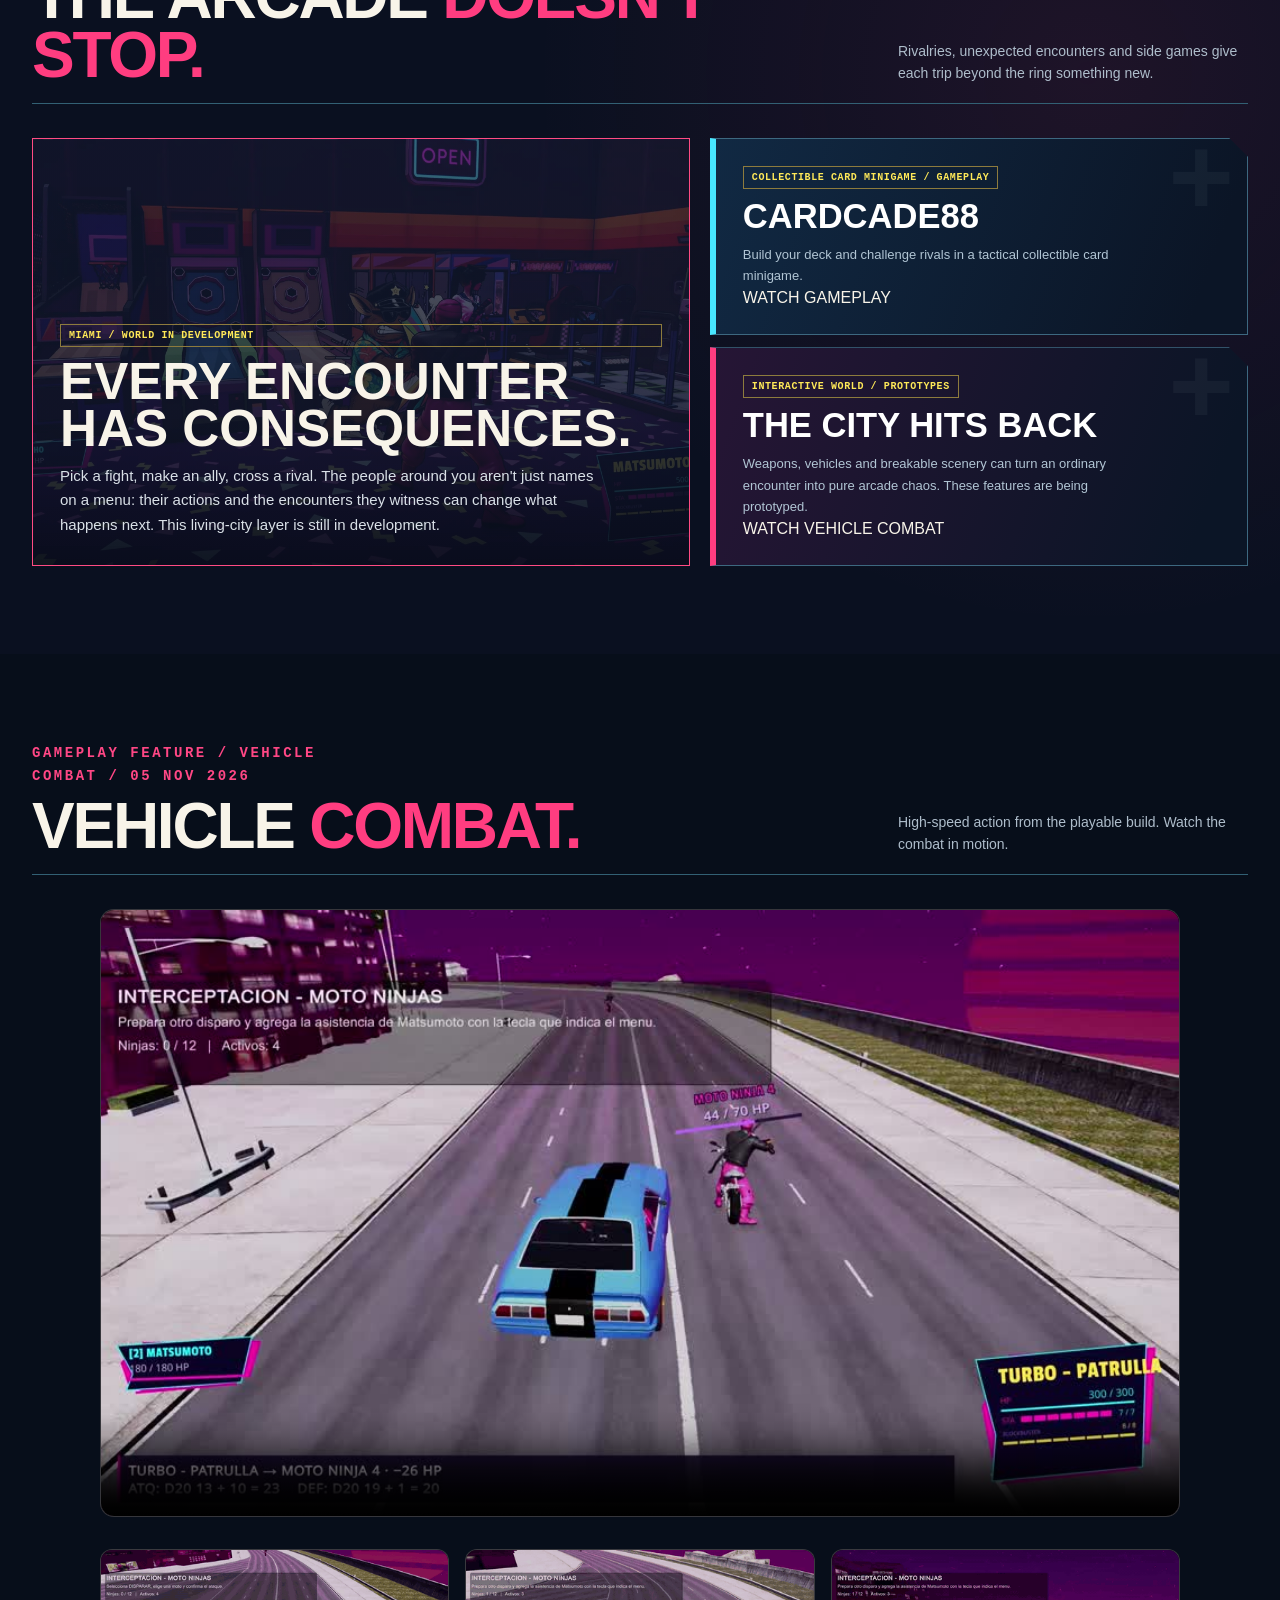
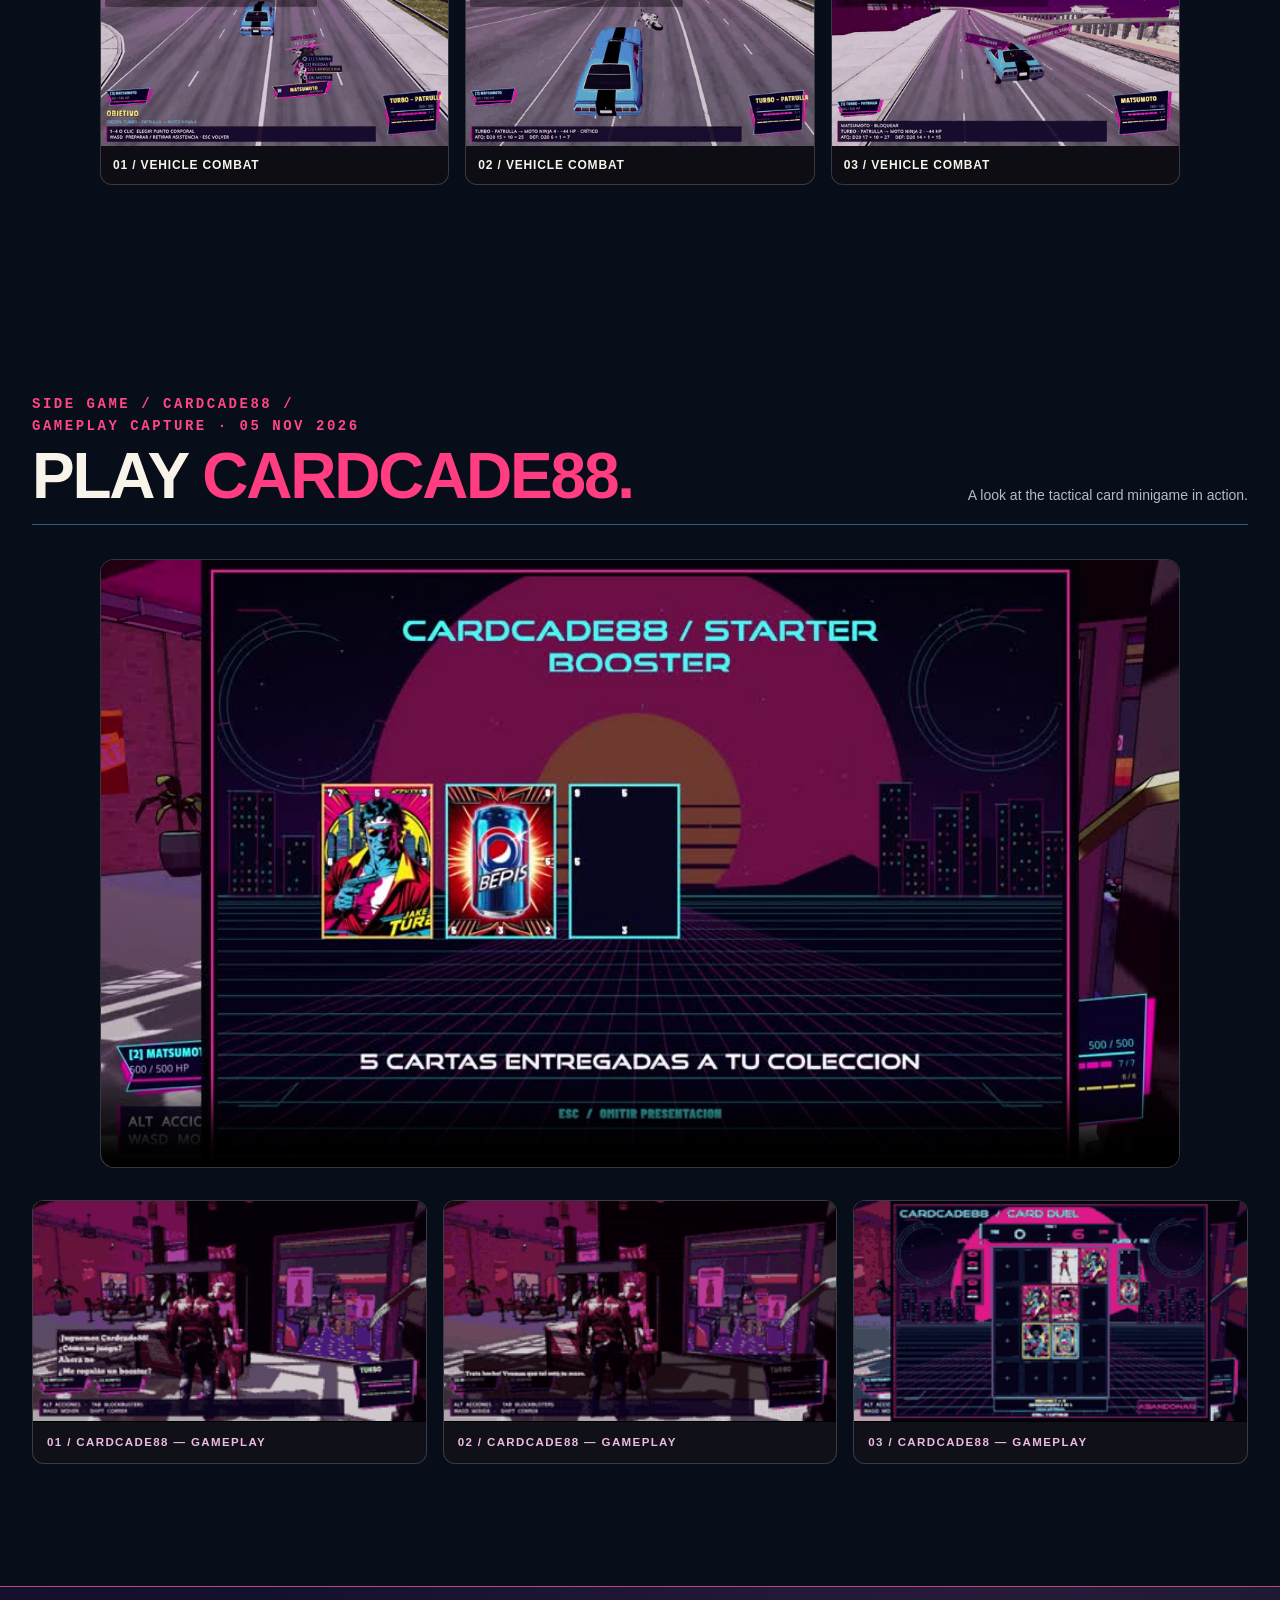
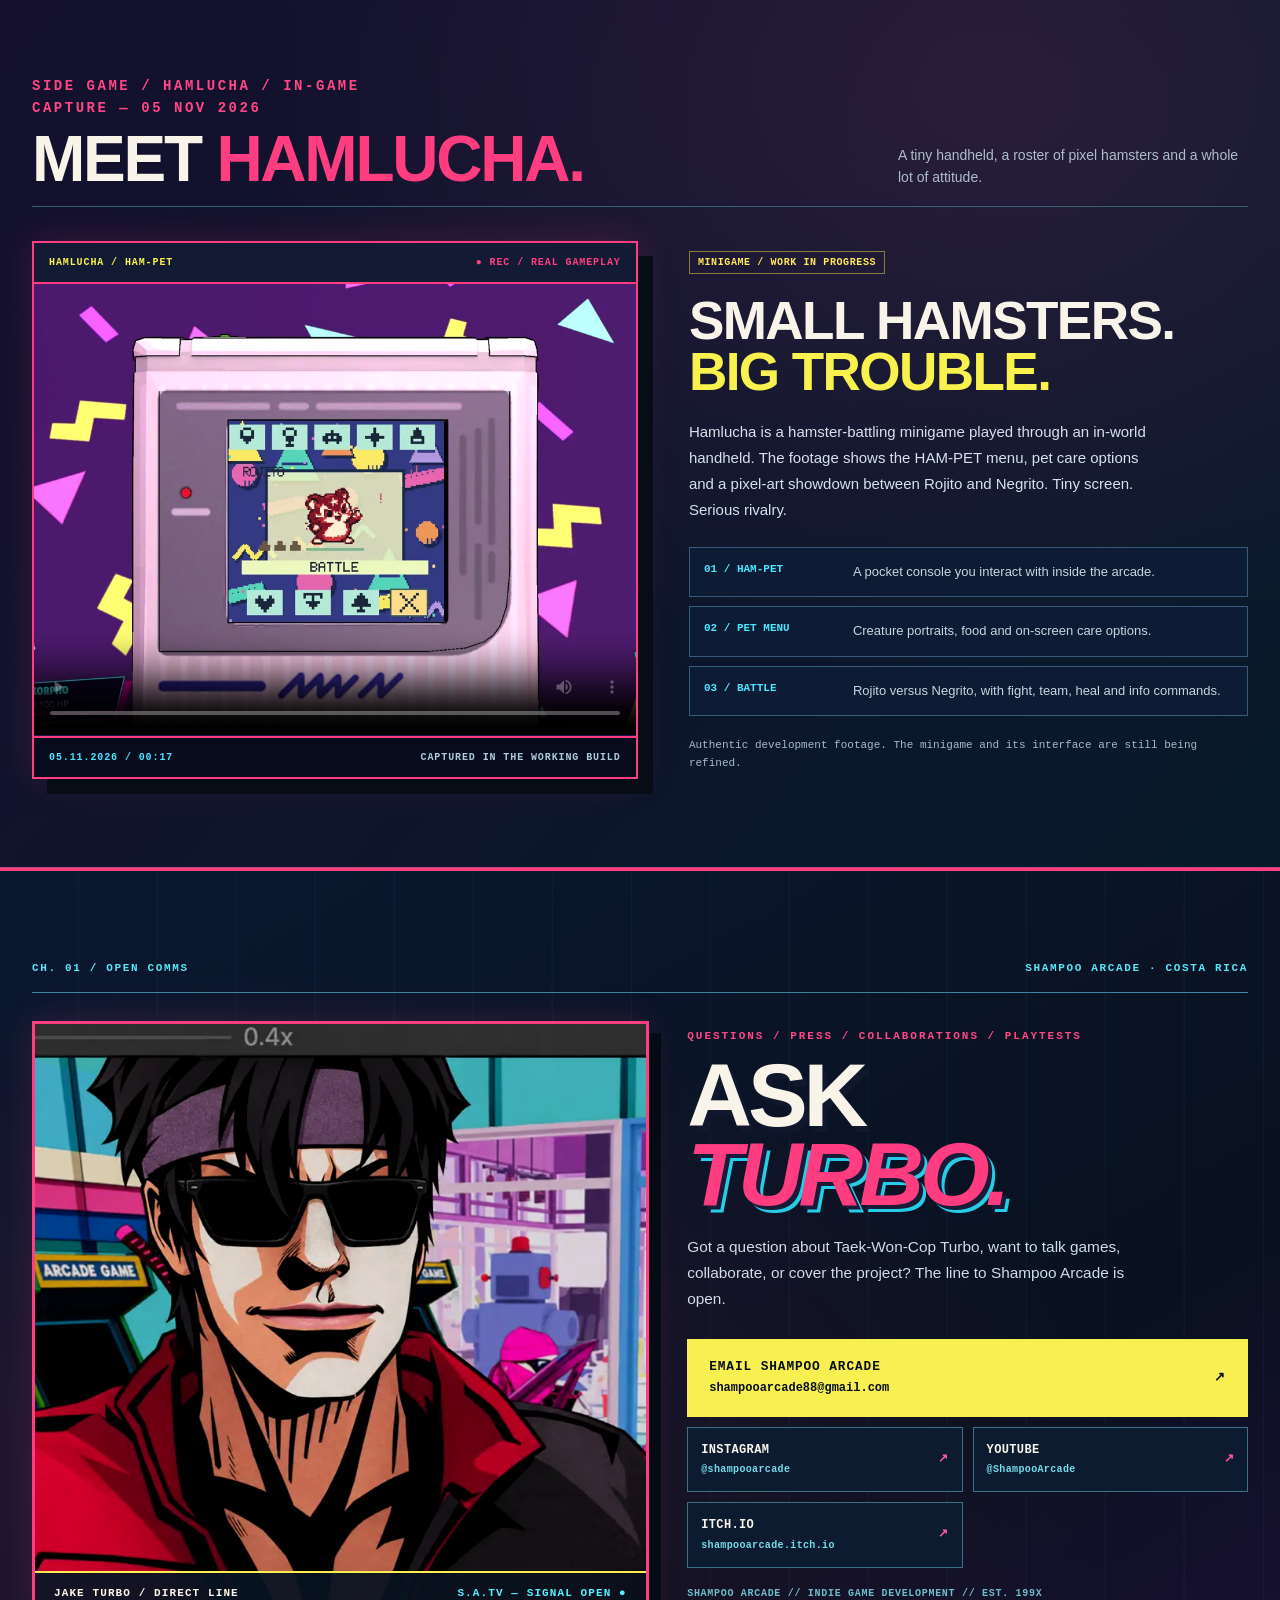
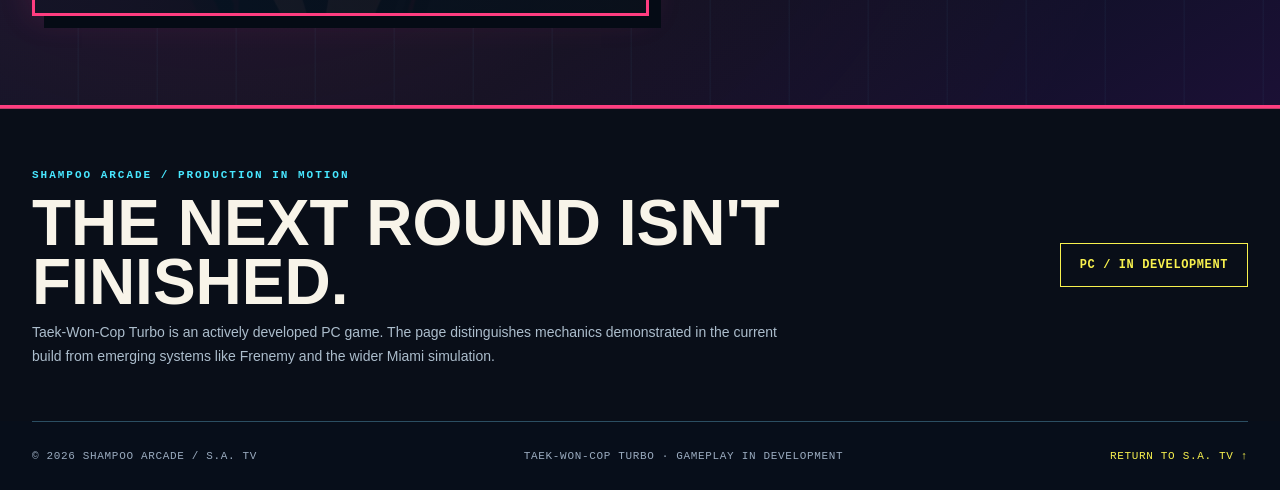
<file: taek-won-cop/index.html>
<!doctype html>
<html lang="en">
<head>
<meta charset="utf-8"><meta name="viewport" content="width=device-width,initial-scale=1">
<meta name="theme-color" content="#08101c">
<meta name="description" content="Taek-Won-Cop Turbo: tactical ARI combat, pop-culture Blockbuster microgames, Pong Breaker, Product Placement and a neon Miami arcade world. Real gameplay footage by Shampoo Arcade.">
<meta property="og:type" content="website"><meta property="og:title" content="TAEK-WON-COP TURBO | Shampoo Arcade">
<meta property="og:description" content="A neon city of characters, action, reactions, interceptions and unexpected encounters. Watch actual Taek-Won-Cop Turbo gameplay.">
<meta property="og:image" content="https://kendarte.github.io/ShampooArcade/media/turbo/nikky-combat-20261030.webp">
<link rel="icon" type="image/png" href="../assets/favicon.png">
<title>TAEK-WON-COP TURBO — Characters, ARI Combat & the Arcade | Shampoo Arcade</title>
<style>
:root{--bg:#07101c;--panel:#0c1830;--hot:#ff3d80;--blue:#48e7ff;--yellow:#f8f14e;--white:#f7f3ed;--mute:#b9c5d5;--line:#2c5266;--head:"Arial Narrow","Bahnschrift SemiCondensed",Impact,sans-serif;--mono:Consolas,"Courier New",monospace}
*{box-sizing:border-box}html{scroll-behavior:smooth}body{margin:0;background:radial-gradient(ellipse at 75% 0,#321337 0,transparent 38%),linear-gradient(180deg,#070d1a,#051322 75%,#080c16);color:var(--white);font-family:Arial,Helvetica,sans-serif;line-height:1.5;overflow-x:hidden}a{color:inherit;text-decoration:none}button{font:inherit;cursor:pointer}img{max-width:100%;display:block}p{margin:0}::selection{background:var(--hot);color:#fff}
.wrap{width:min(1380px,calc(100% - 64px));margin:0 auto}
.kicker,.serial,.small-label{font:700 12px/1.3 var(--mono);text-transform:uppercase;letter-spacing:.17em;color:var(--blue)}
.header{position:relative;z-index:10;background:#05111fe9;border-bottom:1px solid #4e4267}.headrow{display:flex;align-items:center;justify-content:space-between;gap:25px;min-height:98px}.brand img{width:clamp(215px,25vw,315px);height:auto}.head-actions{display:flex;gap:12px;align-items:center}.head-actions a,.lang{font:700 12px var(--mono);letter-spacing:.06em;border:1px solid var(--line);padding:12px 16px;background:#08182b;color:var(--white)}.head-actions a:hover,.lang:hover{border-color:var(--hot);color:var(--hot)}.lang{border-color:var(--hot);color:var(--hot)}
.channel-strip{border-bottom:1px solid #f83f8066;background:linear-gradient(90deg,var(--hot) 0 15%,#121c35 15% 100%);padding:7px 0}.channel-strip .wrap{display:flex;align-items:center;gap:19px;font:700 11px var(--mono);letter-spacing:.16em}.channel-strip span:first-child{color:#07111c}.channel-strip strong{color:var(--blue)}.channel-strip em{margin-left:auto;color:var(--yellow);font-style:normal}
.hero{position:relative;padding:60px 0 74px;isolation:isolate;overflow:hidden}.hero:before{content:"闘 技 対 決";position:absolute;z-index:-1;top:5%;right:-2%;font:900 clamp(130px,24vw,370px)/.9 sans-serif;letter-spacing:-.12em;color:#ff3d8008;transform:rotate(-11deg);white-space:nowrap}
.hero-layout{display:grid;grid-template-columns:minmax(0,.82fr) minmax(0,1.18fr);gap:42px;align-items:center}.hero-info{position:relative;z-index:2}.hero-kicker{display:flex;align-items:center;gap:11px;margin:0 0 22px}.hero-kicker:before{content:"";width:34px;height:5px;background:var(--yellow);transform:skew(-25deg)}.title{font:900 clamp(69px,7.2vw,116px)/.82 var(--head);letter-spacing:-.075em;margin:0 0 24px;text-transform:uppercase;font-stretch:condensed;text-shadow:5px 5px 0 #18203a}.title span{display:block;white-space:nowrap}.title .turbo{color:var(--hot);font-style:italic;text-shadow:5px 5px 0 #17102b,8px 7px 0 #33cadd}.tagline{font:900 clamp(20px,2.2vw,33px)/1.05 var(--head);letter-spacing:.015em;text-transform:uppercase;color:var(--yellow);margin:0 0 23px}.lead{font-size:clamp(15px,1.22vw,19px);line-height:1.65;color:#d1dce4;max-width:49ch}.hero-pills{display:flex;flex-wrap:wrap;gap:7px;margin:22px 0 27px}.hero-pills span{border:1px solid #467083;background:#081b32;padding:6px 9px;color:#deedf6;font:700 11px var(--mono);letter-spacing:.04em}.hero-buttons{display:flex;gap:10px;flex-wrap:wrap}.cta{display:inline-flex;align-items:center;justify-content:space-between;gap:20px;padding:15px 18px;font:800 12px var(--mono);letter-spacing:.08em;transition:transform .2s ease}.cta:hover{transform:translateY(-3px)}.cta.primary{background:var(--yellow);color:#07101e;clip-path:polygon(0 0,100% 0,95% 100%,0 100%)}.cta.secondary{border:1px solid var(--hot);color:var(--white)}.cta.secondary:hover{background:#f43d8029}
.broadcast{position:relative;min-width:0;background:#080e1b;border:2px solid var(--hot);box-shadow:16px 18px 0 #10152d,0 0 38px #ff3d8029;transform:skew(-1deg)}.broadcast-bar{display:flex;align-items:center;justify-content:space-between;background:#101b31;border-bottom:2px solid var(--hot);padding:11px 16px;color:var(--yellow);font:700 12px var(--mono);letter-spacing:.1em}.broadcast-bar b{color:var(--blue)}.broadcast-screen{position:relative;aspect-ratio:16/9;overflow:hidden;background:#160f26}.broadcast-screen img{width:100%;height:100%;object-fit:cover}.broadcast-screen:before{content:"";position:absolute;inset:0;z-index:2;pointer-events:none;background:repeating-linear-gradient(to bottom,transparent 0 3px,#04142944 4px 5px),linear-gradient(180deg,transparent 45%,#020914b0)}.broadcast-screen .screen-caption{position:absolute;z-index:3;left:20px;top:19px;bottom:auto;pointer-events:none;display:flex;flex-direction:column;gap:4px;text-shadow:2px 2px 2px #000}.screen-caption small{font:700 12px var(--mono);letter-spacing:.14em;color:var(--yellow)}.screen-caption strong{font:900 clamp(22px,2.5vw,38px)/.94 var(--head);letter-spacing:.02em;color:var(--white)}.broadcast-foot{display:flex;justify-content:space-between;gap:10px;padding:12px 16px;color:var(--blue);font:700 10px var(--mono);letter-spacing:.1em}.live-dot{color:var(--hot);animation:blink 1.3s infinite}
.jump-nav{display:flex;gap:0;overflow-x:auto;border-top:1px solid #29485b;border-bottom:1px solid #29485b;background:#0c1a2c}.jump-nav a{flex:1;text-align:center;white-space:nowrap;padding:16px 20px;font:700 11px var(--mono);letter-spacing:.1em;border-right:1px solid #29485b}.jump-nav a:hover{color:#0d1524;background:var(--blue)}
.section{padding:82px 0}.section-title{display:flex;align-items:end;justify-content:space-between;gap:20px;margin-bottom:29px;border-bottom:1px solid #417085;padding-bottom:20px}.section-title h2{font:900 clamp(36px,5vw,72px)/.95 var(--head);text-transform:uppercase;letter-spacing:-.025em;margin:7px 0 0}.section-title h2 em{color:var(--hot);font-style:normal}.section-title p:last-child{max-width:340px;color:var(--mute);font-size:14px;line-height:1.6}.index-no{font:800 12px var(--mono);color:var(--yellow)}
.rules{display:grid;grid-template-columns:repeat(3,minmax(0,1fr));gap:14px}.rule{position:relative;background:linear-gradient(145deg,#13243b,#081420);border:1px solid #31506b;padding:26px 24px 31px;min-height:244px;transition:border-color .2s ease,transform .2s ease}.rule:hover{border-color:var(--hot);transform:translateY(-3px)}.rule .number{font:900 13px var(--mono);color:var(--hot)}.rule h3{font:900 31px/1 var(--head);margin:22px 0 12px;text-transform:uppercase}.rule p{color:#b7c6d4;font-size:14px;line-height:1.65}.rule:after{content:"";position:absolute;right:15px;bottom:15px;width:32px;height:5px;background:var(--blue);transform:skew(-25deg)}
.ari{background:linear-gradient(100deg,#17112e,#0b1a2d);border-block:1px solid #88446b}.ari-grid{display:grid;grid-template-columns:1fr 1fr;gap:60px;align-items:center}.ari h2{font:900 clamp(46px,6vw,86px)/.9 var(--head);margin:14px 0 23px}.ari h2 span{color:var(--yellow)}.ari-copy{max-width:58ch;color:#d6dae7;font-size:16px;line-height:1.8}.flow{display:grid;grid-template-columns:repeat(3,1fr);gap:10px;align-items:stretch}.flow div{padding:20px 12px;background:#061522;border:1px solid #50738b;text-align:center;box-shadow:inset 0 4px var(--hot)}.flow b{display:block;color:var(--blue);font:800 clamp(18px,2.2vw,28px)/1 var(--head);margin:0 0 9px}.flow small{color:var(--mute);font:11px var(--mono)}.flow-bar{grid-column:1/-1;border-top:1px dashed var(--blue);color:var(--yellow);padding-top:12px;font:700 11px var(--mono);letter-spacing:.12em;text-align:center}
.gallery{display:grid;grid-template-columns:repeat(2,minmax(0,1fr));gap:20px}.shot{margin:0;border:1px solid #53617d;background:#081624;overflow:hidden}.shot figure{margin:0}.shot img{width:100%;aspect-ratio:16/9;object-fit:cover;transition:transform .3s ease}.shot:hover img{transform:scale(1.035)}.shot figcaption{display:flex;justify-content:space-between;align-items:center;gap:15px;padding:14px 17px;border-top:2px solid var(--hot)}.shot figcaption strong{font:900 19px var(--head);letter-spacing:.02em;text-transform:uppercase}.shot figcaption span{font:11px var(--mono);color:var(--blue)}.gallery-note{font:12px/1.65 var(--mono);letter-spacing:.025em;color:var(--mute);margin-top:19px}.clips{display:grid;grid-template-columns:repeat(2,minmax(0,1fr));gap:20px;margin-top:26px}.clip{border:1px solid #456684;background:#0c1a2c;overflow:hidden}.clip video{width:100%;display:block;aspect-ratio:16/9;background:#040b16;object-fit:contain}.clip-copy{padding:17px 19px;border-top:2px solid var(--blue)}.clip-copy .kicker{font-size:10px}.clip-copy h3{font:900 25px var(--head);margin:6px 0;text-transform:uppercase}.clip-copy p{font:12px/1.65 var(--mono);color:var(--mute)}.gallery-note strong{color:var(--yellow)}
.vs-grid{display:grid;grid-template-columns:1.2fr 1fr;gap:18px}.vs-main{min-height:310px;background:linear-gradient(115deg,#310d39dd,#111c38 70%),url('../media/turbo/turbo-frame-04.webp') center/cover;display:flex;flex-direction:column;justify-content:end;border:1px solid var(--hot);padding:35px}.vs-main h3{font:900 clamp(40px,5vw,69px)/.9 var(--head);margin:13px 0}.vs-main p{max-width:54ch;color:#e2dfef;font-size:15px}.vs-side{display:grid;gap:16px}.vs-card{background:#101f35;border:1px solid #335b75;padding:25px}.vs-card h3{font:900 27px var(--head);margin:0 0 11px}.vs-card p{color:var(--mute);font-size:14px;line-height:1.6}.status{background:#090e18;border-block:1px solid var(--hot)}.status-row{display:flex;justify-content:space-between;align-items:center;gap:30px}.status h2{font:900 clamp(35px,4vw,60px)/.95 var(--head);margin:10px 0}.status p{max-width:700px;color:var(--mute);line-height:1.65}.status-tag{border:1px solid var(--yellow);padding:16px 20px;color:var(--yellow);font:700 12px var(--mono);letter-spacing:.06em;white-space:nowrap}
footer{display:flex;align-items:center;justify-content:space-between;gap:30px;padding:28px 0;color:#9aabbf;border-top:1px solid #2b4e62;font:11px var(--mono);letter-spacing:.06em}footer a{color:var(--yellow)}
@keyframes blink{50%{opacity:.25}}@media(max-width:950px){.hero-layout{grid-template-columns:1fr;gap:38px}.hero-info{max-width:760px}.title{font-size:clamp(70px,10.5vw,110px)}.rules{grid-template-columns:repeat(2,1fr)}.ari-grid{gap:25px}}@media(max-width:650px){.clips{grid-template-columns:1fr}.wrap{width:calc(100% - 32px)}.headrow{min-height:77px}.brand img{width:180px}.head-actions a{display:none}.head-actions .lang{display:block;padding:9px 12px}.channel-strip em{display:none}.hero{padding:48px 0 65px}.title{font-size:clamp(48px,13vw,80px)}.hero-buttons .cta{width:100%}.broadcast{box-shadow:8px 9px 0 #10152d}.broadcast-bar,.broadcast-foot{font-size:9px}.section{padding:58px 0}.section-title{display:block}.section-title p:last-child{margin-top:15px}.rules,.gallery,.vs-grid,.ari-grid{grid-template-columns:1fr}.flow{gap:5px}.flow div{padding:14px 5px}.flow b{font-size:16px}.flow small{font-size:9px}.rule{min-height:auto}.status-row{align-items:flex-start;flex-direction:column}.jump-nav a{font-size:9px;padding:13px 12px}footer{flex-direction:column;align-items:flex-start}}
@media(prefers-reduced-motion:reduce){*,*:before,*:after{animation:none!important;transition:none!important;scroll-behavior:auto!important}}
</style>
<link rel="stylesheet" href="game-v2.css?v=ask-turbo-contact-20261108">
</head>
<body class="twc-v2">
<header class="header"><div class="wrap headrow">
<a class="brand" href="../index.html" aria-label="Shampoo Arcade S.A. TV"><img src="../assets/01_LOGO_EXACTO.png" alt="SHAMPOO ARCADE — S.A. TV"></a>
<div class="head-actions"><a href="../index.html#programas" data-en="← ALL GAMES" data-es="← TODOS LOS JUEGOS">← ALL GAMES</a><a href="#twc-hd-combat" data-en="REAL GAMEPLAY ↗" data-es="GAMEPLAY REAL ↗">REAL GAMEPLAY ↗</a><button class="lang" id="lang" aria-label="Cambiar a español" type="button">ES</button></div>
</div></header>
<div class="channel-strip"><div class="wrap"><span>CH. 01</span><strong>S.A. TV / ACTION TRANSMISSION</strong><em>2026 BUILD / IN DEVELOPMENT</em></div></div>
<main>
<section class="v3-hero" id="top">
  <div class="wrap v3-hero-masthead">
    <div class="v3-hero-heading">
      <p class="v2-eyebrow">S.A. TV / CH. 01 / TACTICAL ACTION / REAL GAMEPLAY</p>
      <h1><span>TAEK-WON-COP</span><em>TURBO.</em></h1>
    </div>
    <p class="v3-hero-punch" data-en="THE CITY PICKS A FIGHT. YOU PICK THE RESPONSE." data-es="LA CIUDAD BUSCA PELEA. VOS DECIDÍS CÓMO RESPONDER.">THE CITY PICKS A FIGHT. YOU PICK THE RESPONSE.</p>
  </div>
  <div class="v3-cinema-shell">
    <div class="v3-cinema">
      <video id="twc-hd-combat" autoplay muted playsinline controls preload="auto" poster="../media/turbo/twc-original-combat-poster-1080p.jpg" aria-label="Taek-Won-Cop Turbo original 1440p gameplay, edited as three 1080p combat sequences">
        <source src="../media/turbo/twc-original-turbo-1080p.mp4" type="video/mp4">
      </video>
      <div class="v3-cinema-vignette" aria-hidden="true"></div>
      <span class="v3-live-indicator" aria-hidden="true"><b>●</b> ORIGINAL GAMEPLAY / FULL HD / ACTUAL UNITY BUILD</span>
      <div class="v3-cinema-counter" aria-hidden="true"><span>REC ●</span><b>01 // TAEKWONFLOW</b><span>HITS / POWERS / KNOCKDOWNS</span></div>
    </div>
    <div class="v3-theater-label"><strong>TAEK-WON-COP TURBO</strong><span>ACTION <b>×</b> REACTION <b>×</b> INTERCEPTION</span><em>PLAYABLE FOOTAGE / 2026</em></div>
  </div>
  <div class="wrap v3-hero-outro">
    <div class="v3-hero-copy">
      <span class="v2-status-inline" data-en="CURRENT UNITY BUILD / IN DEVELOPMENT" data-es="VERSIÓN ACTUAL DE UNITY / EN DESARROLLO">CURRENT UNITY BUILD / IN DEVELOPMENT</span>
      <p data-en="Jake Turbo, Nikky Matsumoto and the Pink Ninjas collide in a neon Miami arcade. Move through the world, command your fighter, defend, intercept and turn every encounter into a choreographed showdown." data-es="Jake Turbo, Nikky Matsumoto y los Pink Ninjas se enfrentan en un Miami arcade de neón. Recorré el mundo, elegí tus acciones, defendé, interceptá y convertí cada encuentro en una pelea coreografiada.">Jake Turbo, Nikky Matsumoto and the Pink Ninjas collide in a neon Miami arcade. Move through the world, command your fighter, defend, intercept and turn every encounter into a choreographed showdown.</p>
    </div>
    <div class="v3-hero-controls">
      <a class="cta primary" href="#cast"><span data-en="ENTER THE FIGHT" data-es="ENTRÁ AL COMBATE">ENTER THE FIGHT</span><span>↘</span></a>
      <a class="cta secondary" href="cast.html"><span data-en="PAGE 02 / CAST & ATTACKS" data-es="PÁGINA 02 / ELENCO Y ATAQUES">PAGE 02 / CAST & ATTACKS</span><span>↗</span></a>
    </div>
  </div>
</section>
<nav class="v2-jump" aria-label="Taek-Won-Cop Turbo sections">
  <a href="index.html" aria-current="page">PAGE 01 / GAMEPLAY</a>
  <a href="cast.html">PAGE 02 / CAST & ATTACKS</a>
  <a href="#cast">01 / CAST & ATTACKS</a>
  <a href="#combat">02 / ARI</a>
  <a href="#blockbusters">03 / BLOCKBUSTERS</a>
  <a href="#encounter">04 / GAMEPLAY LOOP</a>
  <a href="#world">05 / WORLD</a>
  <a href="#ingame-menu">06 / MENU</a>
  <a href="#beyond">07 / EXTRAS</a>
  <a href="#vehicle-combat">08 / VEHICLE COMBAT</a>
  <a href="#cardcade88">09 / CARDCade88</a>
  <a href="#hamlucha">10 / HAMLUCHA</a>
</nav>
<section class="v2-section v2-cast twc-arcade-cast" id="cast"><div class="wrap">
<div class="twc-arcade-cabinet">
<div class="twc-arcade-topline" aria-hidden="true"><span>SHAMPOO ARCADE / 1988 SYSTEM</span><span class="twc-arcade-light">●</span><span>CH. 02 / ROSTER</span></div>
<div class="twc-arcade-marquee"><div class="twc-arcade-marquee-label">TAEK-WON-COP TURBO <span>© SHAMPOO ARCADE</span></div><div class="twc-arcade-marquee-title">CHOOSE YOUR <em>FIGHTER</em><span class="twc-arcade-star">★</span></div><div class="twc-arcade-marquee-sub">CHARACTER SELECT <b>///</b> INSERT COIN TO START THE CHAOS</div></div>
<div class="twc-arcade-leds" aria-hidden="true"><i></i><i></i><i></i><i></i><i></i><i></i><i></i><i></i><i></i><i></i><i></i><i></i><i></i><i></i><i></i><i></i></div>
<div class="twc-arcade-screen">
  <div class="v2-section-heading">
    <div><p class="v2-eyebrow">THE CAST / PEOPLE, RIVALS & UNEXPECTED COMPANY</p><h2>NOT JUST <em>ANOTHER FIGHTER.</em></h2></div>
    <p data-en="Different characters bring different silhouettes, equipment and ways to enter a confrontation." data-es="Cada personaje aporta su propia silueta, equipo y manera de entrar a una confrontación.">Different characters bring different silhouettes, equipment and ways to enter a confrontation.</p>
  </div>
<div class="twc-arcade-selector-hud" aria-hidden="true"><span>◀ SELECT CHARACTER ▶</span><span>PLAYER PROFILES <b>04</b></span></div>
  <div class="v2-cast-grid">
    <article class="v2-character">
      <span class="v2-portrait-number">01 / TURBO</span>
      <img src="../media/turbo/cast-jake-turbo-tight-20261105.webp" width="600" height="800" loading="lazy" alt="Jake Turbo alone in a red jacket with sunglasses against the neon Miami skyline">
      <div class="v2-character-body"><span class="v2-role">LEAD / TAEKWONFLOW</span><h3>JAKE TURBO</h3><p data-en="The game's central fighter. Kicks and tactical commands become choreographed clashes against real enemies in the scene." data-es="El luchador central del juego. Patadas y comandos tácticos se convierten en confrontaciones coreografiadas contra enemigos presentes en la escena.">The game's central fighter. Kicks and tactical commands become choreographed clashes against real enemies in the scene.</p></div>
    </article>
    <article class="v2-character">
      <span class="v2-portrait-number">02 / MATSUMOTO</span>
      <img src="../media/turbo/cast-nikky-matsumoto-full-20261105.webp" width="600" height="800" loading="lazy" alt="Nikky Matsumoto with neon-accented police cap, sailor uniform and yo-yo">
      <div class="v2-character-body"><span class="v2-role">ALLY / SKATES / YO-YO</span><h3>NIKKY MATSUMOTO</h3><p data-en="A distinct playable combat style with skating movement and authored yo-yo techniques: throw, pull, recall and follow-ups." data-es="Un estilo de combate propio con desplazamiento en patines y técnicas de yo-yo: lanzar, atraer, recuperar y continuar ataques.">A distinct playable combat style with skating movement and authored yo-yo techniques: throw, pull, recall and follow-ups.</p></div>
    </article>
    <article class="v2-character">
      <span class="v2-portrait-number">03 / XIAN-PU</span>
      <img src="../media/turbo/cast-xian-pu-centered-20261105.webp" width="600" height="800" loading="lazy" alt="Xian-Pu holding a microphone and a shoulder-mounted video camera">
      <div class="v2-character-body"><span class="v2-role">CAST / MIC / CAMERA</span><h3>XIAN-PU</h3><p data-en="Microphone in hand, camera over her shoulder: Xian-Pu brings her colorful presence to the cast." data-es="Micrófono en mano y cámara al hombro: Xian-Pu aporta su colorida presencia al elenco.">Microphone in hand, camera over her shoulder: Xian-Pu brings her colorful presence to the cast.</p></div>
    </article>
    <article class="v2-character">
      <span class="v2-portrait-number">04 / WILD CARD</span>
      <img src="../media/turbo/cast-xorpho-thumbs-up-original-20261105.png" width="1086" height="1448" loading="lazy" alt="Xorpho giving a thumbs up to the camera against a neon city">
      <div class="v2-character-body"><span class="v2-role">CAST / ARCADE PLAYTEST</span><h3>XORPHO</h3><p data-en="A reminder that this cast goes well beyond conventional cops and ninjas. Seen in current arcade gameplay tests." data-es="Una muestra de que el elenco va mucho más allá de policías y ninjas convencionales. Aparece en las pruebas actuales del arcade.">A reminder that this cast goes well beyond conventional cops and ninjas. Seen in current arcade gameplay tests.</p></div>
    </article>
  </div>
<div class="twc-arcade-move-hud" aria-hidden="true"><strong>MOVE PREVIEW</strong><span>● REAL GAMEPLAY / ATTACK DEMONSTRATIONS</span></div>
  <div class="v2-highlight-grid v2-highlight-grid-three" aria-label="Animated character gameplay highlights">
    <figure class="v2-highlight"><img src="../media/turbo/01_turbo_combate.gif" width="430" height="242" loading="lazy" decoding="async" alt="Gameplay GIF of Jake Turbo performing a combat sequence"><figcaption><small>01 / JAKE TURBO</small><strong>TURBO COMBAT</strong><span data-en="Actions become choreographed strikes." data-es="Las acciones se convierten en golpes coreografiados.">Actions become choreographed strikes.</span></figcaption></figure>
    <figure class="v2-highlight"><img src="../media/turbo/02_matsumoto_yoyo.gif" width="430" height="242" loading="lazy" decoding="async" alt="Gameplay GIF showing Nikky Matsumoto's yo-yo combat"><figcaption><small>02 / NIKKY MATSUMOTO</small><strong>YO-YO TECHNIQUES</strong><span data-en="A weapon with its own fighting rhythm." data-es="Un arma con su propio ritmo de combate.">A weapon with its own fighting rhythm.</span></figcaption></figure>
    <figure class="v2-highlight"><img src="../media/turbo/03_xorpho_ataque.gif" width="430" height="242" loading="lazy" decoding="async" alt="Gameplay GIF of Xorpho performing an attack"><figcaption><small>03 / XORPHO</small><strong>XORPHO ATTACK</strong><span data-en="The wild card joins the action." data-es="El comodín entra en acción.">The wild card joins the action.</span></figcaption></figure>
  </div>

</div>
<div class="twc-arcade-foot" aria-hidden="true"><span><b>01</b> CHARACTER ROSTER</span><span><b>02</b> COMBAT DEMOS</span><span>TAEK-WON-COP TURBO <b>★</b></span></div>
</div>
</div></section>
<section class="v2-section v2-mechanics" id="combat"><div class="wrap">
  <div class="v2-section-heading"><div><p class="v2-eyebrow">THE HEART OF THE GAME / ACTION — REACTION — INTERCEPTION</p><h2>NOT BUTTON MASHING. <em>A FIGHT FOR INITIATIVE.</em></h2></div><p data-en="A combat result is decided by rules first, then performed by the characters." data-es="Las reglas deciden primero el resultado; después los personajes lo ejecutan.">A combat result is decided by rules first, then performed by the characters.</p></div>
  <div class="v2-ari-panel">
    <div class="v2-ari-copy"><span class="v2-eyebrow hot">ARI / ACCIÓN · REACCIÓN · INTERCEPCIÓN</span><h3 class="v2-ari-title">ARI.</h3>
      <p data-en="Attack, respond, interrupt and seize the next opening. The fight flows through deliberate exchanges. A defended attack can cost the aggressor initiative; an interception can shut down an active threat. Allies can join an exchange without taking ownership of the action." data-es="Atacá, respondé, interrumpí y tomá la siguiente oportunidad. La pelea avanza por intercambios deliberados. Un ataque frustrado puede costar la iniciativa; una intercepción puede cancelar una amenaza activa. Los aliados pueden participar sin adueñarse de la acción principal.">Attack, respond, interrupt and seize the next opening. The fight flows through deliberate exchanges. A defended attack can cost the aggressor initiative; an interception can shut down an active threat. Allies can join an exchange without taking ownership of the action.</p>
      <div class="v2-ari-phases"><div><b>A</b><small>ACTION</small></div><div><b>R</b><small>REACTION</small></div><div><b>I</b><small>INTERCEPTION</small></div></div>
    </div>
    <div class="v2-mechanic-list">
      <article><small>01 / THE ROLL</small><h3>ATTACK vs DEFENSE</h3><p data-en="A D20-based confrontation combines the action's zone attack values, the defender's body defenses and the chosen response. Margins influence the quality of the hit, damage and effects." data-es="La confrontación usa D20 junto al ataque por zonas, la defensa corporal del rival y la respuesta elegida. El margen afecta calidad del golpe, daño y efectos.">A D20-based confrontation combines the action's zone attack values, the defender's body defenses and the chosen response. Margins influence the quality of the hit, damage and effects.</p></article>
      <article><small>02 / ECONOMY</small><h3>STAMINA & CADENCE</h3><p data-en="Actions cost stamina, and rounds replenish it. Continuing a close-range attack spends resources; Block/Overwatch closes proactive action but keeps possible defensive responses." data-es="Las acciones consumen stamina y las rondas la recuperan. Continuar golpes cercanos cuesta recursos; Block/Overwatch cierra la acción ofensiva, pero puede reservar respuestas defensivas.">Actions cost stamina, and rounds replenish it. Continuing a close-range attack spends resources; Block/Overwatch closes proactive action but keeps possible defensive responses.</p></article>
      <article><small>03 / PERSONAL STYLE</small><h3>CASSETTES ARE REPERTOIRES</h3><p data-en="A cassette can define actions, support, reactions, interceptions, animation sets and even attached gear. TKD, gunslinger, ninja swordplay and Matsumoto's yo-yo are different fighting toolsets." data-es="Un cassette puede definir acciones, apoyos, reacciones, intercepciones, animaciones y hasta equipo visible. TKD, pistoleros, espadas ninja y el yo-yo de Matsumoto son repertorios distintos.">A cassette can define actions, support, reactions, interceptions, animation sets and even attached gear. TKD, gunslinger, ninja swordplay and Matsumoto's yo-yo are different fighting toolsets.</p></article>
      <article><small>04 / EXECUTION</small><h3>REAL BODIES, REAL CONTACT</h3><p data-en="The choreography system coordinates attack routes, positioning, strikes, reactions and recovery. The camera stages the exchange instead of acting as the combat rulebook." data-es="La coreografía coordina trayectorias, posiciones, golpes, reacciones y recuperación. La cámara presenta el intercambio; no inventa las reglas del combate.">The choreography system coordinates attack routes, positioning, strikes, reactions and recovery. The camera stages the exchange instead of acting as the combat rulebook.</p></article>
    </div>
  </div>
  <div class="v2-highlight-wide"><figure class="v2-highlight"><img src="../media/turbo/04_defensa_intercepcion.gif" width="430" height="242" loading="lazy" decoding="async" alt="Gameplay GIF showing defensive reactions and interception timing"><figcaption><small>04 / ARI SYSTEM</small><strong>DEFENSE &amp; INTERCEPTION</strong><span data-en="Watch initiative shift during a defensive exchange." data-es="Observá cómo cambia la iniciativa durante un intercambio defensivo.">Watch initiative shift during a defensive exchange.</span></figcaption></figure></div>
</div></section>

<section class="v2-section v2-blockbusters" id="blockbusters" aria-labelledby="blockbusters-title"><div class="wrap">
  <div class="v2-bb-heading">
    <div class="v2-bb-heading-main">
      <p class="v2-eyebrow hot">SPECIAL POWERS / PLAYABLE MICROGAMES / POP CULTURE</p>
      <h2 id="blockbusters-title">BLOCKBUSTERS<span data-en="POP CULTURE IS THE POWER." data-es="LA CULTURA POP ES EL PODER.">POP CULTURE IS THE POWER.</span></h2>
    </div>
    <p class="v2-bb-lead" data-en="Not magic. Not elemental spells. Blockbusters are outrageous powers born from pop culture: arcade games, advertising and everything an exaggerated '80s world treats as larger than life." data-es="No son magia ni hechizos elementales. Los Blockbusters son poderes descomunales nacidos de la cultura pop: videojuegos arcade, publicidad y todo aquello que el mundo exagerado de los 80 convierte en leyenda.">Not magic. Not elemental spells. Blockbusters are outrageous powers born from pop culture: arcade games, advertising and everything an exaggerated '80s world treats as larger than life.</p>
  </div>
  <div class="v2-bb-premise">
    <div><b>01 / THE SOURCE</b><span data-en="POP CULTURE, NOT SORCERY" data-es="CULTURA POP, NO HECHICERÍA">POP CULTURE, NOT SORCERY</span></div>
    <div><b>02 / THE TWIST</b><span data-en="THE FIGHT BECOMES A MICROGAME" data-es="EL COMBATE SE VUELVE UN MICROJUEGO">THE FIGHT BECOMES A MICROGAME</span></div>
    <div><b>03 / THE PAYOFF</b><span data-en="PLAY THE POWER, THEN SEE THE IMPACT" data-es="JUGÁ EL PODER Y MIRÁ EL RESULTADO">PLAY THE POWER, THEN SEE THE IMPACT</span></div>
  </div>
  <p class="v2-bb-explainer" data-en="Activating a Blockbuster breaks away from the regular Action–Reaction–Interception exchange. For a moment, its pop-culture idea takes over: an arcade challenge, a deliberately ridiculous commercial or another miniature game defines how the power plays out. These aren't just cinematic finishers." data-es="Al activar un Blockbuster, el combate abandona por un momento el intercambio de Acción–Reacción–Intercepción. Su idea de cultura pop toma el control: un reto arcade, un comercial deliberadamente ridículo u otro microjuego determina cómo se desarrolla el poder. No son simples remates cinematográficos.">Activating a Blockbuster breaks away from the regular Action–Reaction–Interception exchange. For a moment, its pop-culture idea takes over: an arcade challenge, a deliberately ridiculous commercial or another miniature game defines how the power plays out. These aren't just cinematic finishers.</p>
  <div class="v2-bb-grid">
    <article class="v2-bb-card">
      <div class="v2-bb-video-header"><span>01 / MATSUMOTO</span><strong>PONG BREAKER</strong></div>
      <video controls playsinline preload="metadata" poster="../media/turbo/blockbuster-pong-breaker-20261105-trimmed.png" aria-label="Pong Breaker Blockbuster gameplay: Matsumoto, arcade paddle and Pink Ninja opponent"><source src="../media/turbo/blockbuster-pong-breaker-20261105.mp4?v=trim4-20261105" type="video/mp4"></video>
      <div class="v2-bb-card-copy">
        <p class="v2-bb-tag" data-en="ARCADE MICROGAME / PLAYTEST FOOTAGE" data-es="MICROJUEGO ARCADE / CAPTURA DE PRUEBA">ARCADE MICROGAME / PLAYTEST FOOTAGE</p>
        <h3>PONG BREAKER</h3>
        <p data-en="Matsumoto turns a tactical exchange into a game of Pong: paddle, ball, Pink Ninja and a timed combo. Here, an arcade classic literally becomes a combat power." data-es="Matsumoto convierte un intercambio táctico en una partida de Pong: paleta, pelota, Pink Ninja y combo contrarreloj. Aquí un clásico del arcade se convierte literalmente en un poder de combate.">Matsumoto turns a tactical exchange into a game of Pong: paddle, ball, Pink Ninja and a timed combo. Here, an arcade classic literally becomes a combat power.</p>
      </div>
    </article>
    <article class="v2-bb-card">
      <div class="v2-bb-video-header"><span>02 / JAKE TURBO</span><strong>PRODUCT PLACEMENT</strong></div>
      <video controls playsinline preload="metadata" poster="../media/turbo/blockbuster-product-placement-20261105-trimmed.png" aria-label="Product Placement Blockbuster: Jake Turbo triggers a retro commercial-style special attack"><source src="../media/turbo/blockbuster-product-placement-20261105-web.mp4?v=trim6-20261105" type="video/mp4"></video>
      <div class="v2-bb-card-copy">
        <p class="v2-bb-tag" data-en="ADVERTISING AS A SUPERPOWER / PLAYTEST FOOTAGE" data-es="LA PUBLICIDAD COMO SUPERPODER / CAPTURA DE PRUEBA">ADVERTISING AS A SUPERPOWER / PLAYTEST FOOTAGE</p>
        <h3>PRODUCT PLACEMENT</h3>
        <p data-en="Turbo weaponizes the language of retro commercials. The selected attack erupts into an absurd space-themed advertisement before the action returns to the fight. In this world, even product placement packs a punch." data-es="Turbo convierte el lenguaje de los comerciales retro en un arma. El ataque seleccionado irrumpe en un anuncio espacial absurdamente exagerado antes de regresar al combate. En este mundo, hasta el product placement pega duro.">Turbo weaponizes the language of retro commercials. The selected attack erupts into an absurd space-themed advertisement before the action returns to the fight. In this world, even product placement packs a punch.</p>
      </div>
    </article>
  </div>
  <p class="v2-bb-footnote"><b>REAL DEVELOPMENT FOOTAGE / 05 NOV 2026</b> <span data-en="Both videos are captured from the working Unity build. Timing, controls, visual effects and balance are still in development." data-es="Los dos videos se capturaron de la versión jugable en Unity. Tiempos, controles, efectos visuales y balance siguen en desarrollo.">Both videos are captured from the working Unity build. Timing, controls, visual effects and balance are still in development.</span></p>
</div></section>
<section class="v2-section v2-encounter" id="encounter"><div class="wrap">
  <div class="v2-section-heading"><div><p class="v2-eyebrow">THE EXPERIENCE / AN ACTUAL ENCOUNTER</p><h2>FROM FREE MOVEMENT <em>TO THE HIT.</em></h2></div><p data-en="This is the gameplay loop: physical actions drive the action system, not a stack of prewritten event prompts." data-es="Este es el bucle jugable: las acciones físicas activan el sistema, no una pila de eventos narrados de antemano.">This is the gameplay loop: physical actions drive the action system, not a stack of prewritten event prompts.</p></div>
  <div class="v2-steps">
    <article class="v2-step"><img width="640" height="360" decoding="async" src="../media/turbo/encounter-01-move-20261106.gif" loading="lazy" alt="Real gameplay GIF: fighter approaching an opponent in the arcade"><div class="v2-step-body"><small>01 / EXPLORE</small><h3 data-en="MOVE & APPROACH" data-es="MOVERSE Y ACERCARSE">MOVE & APPROACH</h3><p data-en="Explore the arena and approach actual enemies. Party members are selectable outside a locked confrontation." data-es="Recorré el escenario y acercate a enemigos presentes. Podés cambiar de aliado fuera de una confrontación bloqueada.">Explore the arena and approach actual enemies. Party members are selectable outside a locked confrontation.</p></div></article>
    <article class="v2-step"><img width="640" height="360" decoding="async" src="../media/turbo/encounter-02-action-20261106.gif" loading="lazy" alt="Real gameplay GIF: combat actions and available commands"><div class="v2-step-body"><small>02 / COMMIT</small><h3 data-en="CHOOSE AN ACTION" data-es="ELEGIR UNA ACCIÓN">CHOOSE AN ACTION</h3><p data-en="Use your fighter's available cassette moves, weapon or contextual command. Stamina and action availability matter." data-es="Usá movimientos del cassette, armas o comandos contextuales. La stamina y los requisitos de la acción importan.">Use your fighter's available cassette moves, weapon or contextual command. Stamina and action availability matter.</p></div></article>
    <article class="v2-step"><img width="640" height="360" decoding="async" src="../media/turbo/encounter-03-target-20261106.gif" loading="lazy" alt="Real gameplay GIF: choosing an enemy target"><div class="v2-step-body"><small>03 / AIM</small><h3 data-en="PICK THE TARGET" data-es="ELEGIR OBJETIVO">PICK THE TARGET</h3><p data-en="Select a body zone. Head, torso, legs and rear coverage have distinct attack and defense values." data-es="Elegí una zona corporal. Cabeza, torso, piernas y espalda tienen ataques y defensas propios.">Select a body zone. Head, torso, legs and rear coverage have distinct attack and defense values.</p></div></article>
    <article class="v2-step"><img width="640" height="360" decoding="async" src="../media/turbo/encounter-04-defense-20261106.gif" loading="lazy" alt="Real gameplay GIF: defense input, guard and interception"><div class="v2-step-body"><small>04 / RESPOND</small><h3 data-en="GUARD OR INTERCEPT" data-es="DEFENDER O INTERCEPTAR">GUARD OR INTERCEPT</h3><p data-en="React inside a limited window. A well-timed interception can stop an attack and transfer initiative." data-es="Respondé dentro de una ventana limitada. Una intercepción exitosa puede detener el ataque y transferir la iniciativa.">React inside a limited window. A well-timed interception can stop an attack and transfer initiative.</p></div></article>
    <article class="v2-step"><img width="640" height="360" decoding="async" src="../media/turbo/encounter-05-impact-20261106.gif" loading="lazy" alt="Real gameplay GIF: knockdown and physical combat result"><div class="v2-step-body"><small>05 / RESOLVE</small><h3 data-en="LIVE WITH THE HIT" data-es="ASUMIR EL IMPACTO">LIVE WITH THE HIT</h3><p data-en="The result drives physical contact, effects and the next opportunity to keep the cadence or change sides." data-es="El resultado determina contacto físico, efectos y la siguiente oportunidad de continuar la cadencia o cambiar el turno.">The result drives physical contact, effects and the next opportunity to keep the cadence or change sides.</p></div></article>
  </div>
  <div class="v2-highlight-wide"><figure class="v2-highlight"><img src="../media/turbo/05_derribo_accion.gif" width="430" height="242" loading="lazy" decoding="async" alt="Gameplay GIF demonstrating a knockdown and follow-up action"><figcaption><small>05 / COMBAT RESULT</small><strong>KNOCKDOWN &amp; FOLLOW-UP</strong><span data-en="A successful attack changes the opponent's state." data-es="Un ataque exitoso cambia el estado del oponente.">A successful attack changes the opponent's state.</span></figcaption></figure></div>
  <p class="v2-media-note"><b>PLAYABLE EXAMPLE /</b> <span data-en="The mall tutorial in the project chains movement, a fight, defense, a weapon pickup and firing on a destructible exit. Scenes and interactions are still being refined." data-es="El tutorial del centro comercial enlaza movimiento, combate, defensa, recoger una pistola y disparar contra una salida destructible. Las escenas e interacciones siguen afinándose.">The mall tutorial in the project chains movement, a fight, defense, a weapon pickup and firing on a destructible exit. Scenes and interactions are still being refined.</span></p>
</div></section>
<section class="v2-section v2-world" id="world"><div class="wrap">
  <div class="v2-section-heading">
    <div><p class="v2-eyebrow">WORLD / THE PLACE BEHIND THE FIGHT</p><h2>WELCOME TO <em>THE TROUBLE.</em></h2></div>
    <p data-en="A character-driven arcade world, not an abstract combat screen." data-es="Un mundo arcade con personajes, no una pantalla de combate abstracta.">A character-driven arcade world, not an abstract combat screen.</p>
  </div>
  <div class="v2-world-layout">
    <figure class="v2-feature-photo">
      <img src="../media/turbo/arcade-xorpho-20261030.webp" width="1280" height="720" loading="lazy" alt="Xorpho and the Pink Ninjas in the playable neon-lit arcade">
      <figcaption><small>REAL SCENE / ARCADE PLAYTEST</small><strong data-en="THE ARCADE IS AN ACTUAL PLACE." data-es="EL ARCADE ES UN LUGAR REAL DEL JUEGO.">THE ARCADE IS AN ACTUAL PLACE.</strong></figcaption>
    </figure>
    <div class="v2-world-copy">
      <span class="v2-eyebrow hot">MIAMI WORLD / IN DEVELOPMENT</span>
      <h3><span data-en="FIGHTS DON'T EXIST" data-es="LAS PELEAS NO PASAN">FIGHTS DON'T EXIST</span> <span data-en="IN A VACUUM." data-es="EN EL VACÍO.">IN A VACUUM.</span></h3>
      <p data-en="There are places to move through, people to run into and opportunities that happen because somebody actually does something. The current build includes playable arcade encounters, party movement, enemies, pickups and interactive spaces—not just menu-based duels." data-es="Hay lugares por recorrer, personajes con los que encontrarse y oportunidades que ocurren porque alguien realmente hace algo. La versión actual incluye encuentros jugables en el arcade, movimiento de aliados, enemigos, objetos recogibles y espacios interactivos; no solamente duelos desde menús.">There are places to move through, people to run into and opportunities that happen because somebody actually does something. The current build includes playable arcade encounters, party movement, enemies, pickups and interactive spaces—not just menu-based duels.</p>
      <p data-en="Behind the fights, the experimental Frenemy/Miami layer is taking shape: identities, factions, districts, businesses, firsthand knowledge and remembered events. Its wider city simulation is a development system, not a claim of a finished open world." data-es="Detrás de las peleas está tomando forma Frenemy/Miami: identidades, facciones, distritos, negocios, conocimiento directo y acontecimientos recordados. Su simulación urbana es un sistema en desarrollo, no la promesa de un mundo abierto terminado.">Behind the fights, the experimental Frenemy/Miami layer is taking shape: identities, factions, districts, businesses, firsthand knowledge and remembered events. Its wider city simulation is a development system, not a claim of a finished open world.</p>
    </div>
  </div>
  <div class="v2-physical-row">
    <article><b>MOVE</b><span data-en="Free exploration between tactical encounters." data-es="Exploración libre entre encuentros tácticos.">Free exploration between tactical encounters.</span></article>
    <article><b>INTERACT</b><span data-en="Pick up weapons, change fighters and engage physical targets." data-es="Recogé armas, cambiá de luchador e interactuá con objetivos físicos.">Pick up weapons, change fighters and engage physical targets.</span></article>
    <article><b>REMEMBER</b><span data-en="Frenemy prototypes track verified events, experiences and who knows what." data-es="Los prototipos de Frenemy registran hechos comprobados, experiencias y quién conoce qué.">Frenemy prototypes track verified events, experiences and who knows what.</span></article>
  </div>
</div></section>
<section class="v2-section v2-ingame-menu" id="ingame-menu" aria-labelledby="ingame-menu-title"><div class="wrap">
  <div class="v2-section-heading">
    <div><p class="v2-eyebrow">THE INTERFACE / REAL IN-GAME FOOTAGE</p><h2 id="ingame-menu-title">THE GAME <em>MENU.</em></h2></div>
    <p data-en="Not a mock-up. This is the actual in-game interface, opened directly from the playable arcade build." data-es="No es un mock-up. Esta es la interfaz real del juego, abierta directamente desde la versión jugable del arcade.">Not a mock-up. This is the actual in-game interface, opened directly from the playable arcade build.</p>
  </div>
  <div class="v2-ingame-layout">
    <div class="v2-ingame-player">
      <div class="v2-ingame-player-bar"><span>INTERFACE / 01</span><strong>IN-GAME MENU</strong><span>UNITY BUILD / NOV 2026</span></div>
      <video controls playsinline preload="metadata" poster="../media/turbo/ingame-menu-20261105-poster.jpg" aria-label="Actual Taek-Won-Cop in-game menu recording, showing party members and menu navigation"><source src="../media/turbo/ingame-menu-20261105.mp4" type="video/mp4"></video>
    </div>
    <div class="v2-ingame-copy">
      <span class="v2-role">PAUSE / PARTY / CUSTOMIZATION</span>
      <h3>YOUR CREW.<br><em>YOUR COMMAND.</em></h3>
      <p data-en="The arcade action gives way to a bold, neon-soaked menu. Browse INDEX, ITEMS, PARTY, CASSETTES, CARDS, UNIT and EXIT while the current lineup — Turbo, Matsumoto and Xorpho — appears on screen." data-es="La acción del arcade da paso a un menú de neón. Navegá por INDEX, ITEMS, PARTY, CASSETTES, CARDS, UNIT y EXIT mientras el equipo actual — Turbo, Matsumoto y Xorpho — aparece en pantalla.">The arcade action gives way to a bold, neon-soaked menu. Browse INDEX, ITEMS, PARTY, CASSETTES, CARDS, UNIT and EXIT while the current lineup — Turbo, Matsumoto and Xorpho — appears on screen.</p>
      <p class="v2-ingame-footnote" data-en="Captured from the working game. The footage shows the menu presentation and category navigation; it does not imply that every submenu is finalized." data-es="Capturado del juego funcional. El video muestra la presentación del menú y la navegación entre categorías; no implica que todos los submenús estén terminados.">Captured from the working game. The footage shows the menu presentation and category navigation; it does not imply that every submenu is finalized.</p>
    </div>
  </div>
</div></section>
<section class="v2-section v2-beyond" id="beyond"><div class="wrap">
  <div class="v2-section-heading"><div><p class="v2-eyebrow">BEYOND THE FIGHT / MORE TO DISCOVER</p><h2>THE ARCADE <em>DOESN'T STOP.</em></h2></div><p data-en="Rivalries, unexpected encounters and side games give each trip beyond the ring something new." data-es="Rivalidades, encuentros inesperados y juegos secundarios: siempre hay algo más allá de la pelea.">Rivalries, unexpected encounters and side games give each trip beyond the ring something new.</p></div>
  <div class="v2-beyond-grid">
    <div class="v2-beyond-hero"><span class="v2-state-chip">MIAMI / WORLD IN DEVELOPMENT</span><h3 data-en="EVERY ENCOUNTER HAS CONSEQUENCES." data-es="CADA ENCUENTRO DEJA HUELLA.">EVERY ENCOUNTER HAS CONSEQUENCES.</h3><p data-en="Pick a fight, make an ally, cross a rival. The people around you aren't just names on a menu: their actions and the encounters they witness can change what happens next. This living-city layer is still in development." data-es="Buscá pelea, ganá un aliado o cruzate con un rival. Los personajes no son nombres en un menú: lo que hacen y lo que presencian puede cambiar el siguiente encuentro. Este mundo reactivo sigue en desarrollo.">Pick a fight, make an ally, cross a rival. The people around you aren't just names on a menu: their actions and the encounters they witness can change what happens next. This living-city layer is still in development.</p></div>
    <div class="v2-beyond-cards">
      <article><span class="v2-state-chip">COLLECTIBLE CARD MINIGAME / GAMEPLAY</span><h3>CARDCade88</h3><p data-en="Build your deck and challenge rivals in a tactical collectible card minigame." data-es="Armá tu mazo y enfrentá rivales en un minijuego táctico de cartas coleccionables.">Build your deck and challenge rivals in a tactical collectible card minigame.</p><a href="#cardcade88">WATCH GAMEPLAY</a></article>
      
      <article><span class="v2-state-chip">INTERACTIVE WORLD / PROTOTYPES</span><h3 data-en="THE CITY HITS BACK" data-es="LA CIUDAD CONTRAATACA">THE CITY HITS BACK</h3><p data-en="Weapons, vehicles and breakable scenery can turn an ordinary encounter into pure arcade chaos. These features are being prototyped." data-es="Armas, vehículos y escenarios destructibles pueden convertir un encuentro cualquiera en puro caos arcade. Son funciones en fase de prototipo.">Weapons, vehicles and breakable scenery can turn an ordinary encounter into pure arcade chaos. These features are being prototyped.</p><a href="#vehicle-combat">WATCH VEHICLE COMBAT</a></article>
    </div>
  </div>
</div></section>
<section class="v2-section v2-vehicle-combat" id="vehicle-combat"><div class="wrap">
  <div class="v2-section-heading"><div><p class="v2-eyebrow hot">GAMEPLAY FEATURE / VEHICLE COMBAT / 05 NOV 2026</p><h2>VEHICLE <em>COMBAT.</em></h2></div><p data-en="High-speed action from the playable build. Watch the combat in motion." data-es="Acción a toda velocidad de la versión jugable. Mirá el combate en movimiento.">High-speed action from the playable build. Watch the combat in motion.</p></div>
  <div class="v2-cardcade-player v2-vehicle-player"><video controls playsinline preload="metadata" poster="../media/turbo/vehicle-combat-poster-20261105.jpg"><source src="../media/turbo/vehicle-combat-20261105.mp4" type="video/mp4">Your browser does not support HTML5 video.</video></div>
<div class="v2-vehicle-highlights" aria-label="Vehicle Combat gameplay GIF highlights">
  <figure><img src="../media/turbo/vehicle-combat-highlight-01.gif" alt="Vehicle Combat — gameplay highlight 1" loading="lazy" decoding="async" width="480" height="270"><figcaption>01 / VEHICLE COMBAT</figcaption></figure>
  <figure><img src="../media/turbo/vehicle-combat-highlight-02.gif" alt="Vehicle Combat — gameplay highlight 2" loading="lazy" decoding="async" width="480" height="270"><figcaption>02 / VEHICLE COMBAT</figcaption></figure>
  <figure><img src="../media/turbo/vehicle-combat-highlight-03.gif" alt="Vehicle Combat — gameplay highlight 3" loading="lazy" decoding="async" width="480" height="270"><figcaption>03 / VEHICLE COMBAT</figcaption></figure>
</div>
</div></section>
<section class="v2-section v2-cardcade" id="cardcade88"><div class="wrap">
 <div class="v2-section-heading"><div><p class="v2-eyebrow hot">SIDE GAME / CARDCade88 / GAMEPLAY CAPTURE · 05 NOV 2026</p><h2>PLAY <em>CARDCade88.</em></h2></div><p data-en="A look at the tactical card minigame in action." data-es="Un vistazo al minijuego táctico de cartas en acción.">A look at the tactical card minigame in action.</p></div>
 <div class="v2-cardcade-player"><video controls playsinline preload="metadata" poster="../media/turbo/cardcade88-poster-20261105.jpg"><source src="../media/turbo/cardcade88-gameplay-20261105.mp4" type="video/mp4">Your browser does not support HTML5 video.</video></div>
 <div class="v2-cardcade-highlights" aria-label="CardCade88 gameplay GIF highlights">
  <figure><img src="../media/turbo/cardcade88-highlight-01.gif" alt="CardCade88 gameplay — highlight 1" loading="lazy" decoding="async" width="260" height="146"><figcaption>01 / CARDCADE88 — GAMEPLAY</figcaption></figure>
  <figure><img src="../media/turbo/cardcade88-highlight-02.gif" alt="CardCade88 gameplay — highlight 2" loading="lazy" decoding="async" width="260" height="146"><figcaption>02 / CARDCADE88 — GAMEPLAY</figcaption></figure>
  <figure><img src="../media/turbo/cardcade88-highlight-03.gif" alt="CardCade88 gameplay — highlight 3" loading="lazy" decoding="async" width="260" height="146"><figcaption>03 / CARDCADE88 — GAMEPLAY</figcaption></figure>
 </div>
</div></section>
<section class="v2-section v2-hamlucha" id="hamlucha"><div class="wrap">
  <div class="v2-section-heading">
    <div><p class="v2-eyebrow hot">SIDE GAME / HAMLUCHA / IN-GAME CAPTURE — 05 NOV 2026</p><h2>MEET <em>HAMLUCHA.</em></h2></div>
    <p data-en="A tiny handheld, a roster of pixel hamsters and a whole lot of attitude." data-es="Una consola de bolsillo, hámsters pixelados y una cantidad desproporcionada de actitud.">A tiny handheld, a roster of pixel hamsters and a whole lot of attitude.</p>
  </div>
  <div class="v2-hamlucha-grid">
    <div class="v2-hamlucha-player">
      <div class="v2-hamlucha-topline"><span>HAMLUCHA / HAM-PET</span><span>● REC / REAL GAMEPLAY</span></div>
      <video controls playsinline preload="metadata" poster="../media/turbo/hamlucha-poster-20261105.webp" aria-label="Hamlucha handheld hamster minigame: pet menu and Rojito versus Negrito fight"><source src="../media/turbo/hamlucha-20261105.mp4" type="video/mp4"></video>
      <div class="v2-hamlucha-bottomline"><b>05.11.2026 / 00:17</b><span data-en="CAPTURED IN THE WORKING BUILD" data-es="CAPTURADO EN LA VERSIÓN JUGABLE">CAPTURED IN THE WORKING BUILD</span></div>
    </div>
    <div class="v2-hamlucha-copy">
      <span class="v2-state-chip">MINIGAME / WORK IN PROGRESS</span>
      <h3><span data-en="SMALL HAMSTERS." data-es="HÁMSTERS PEQUEÑOS.">SMALL HAMSTERS.</span><br><em data-en="BIG TROUBLE." data-es="PROBLEMAS ENORMES.">BIG TROUBLE.</em></h3>
      <p data-en="Hamlucha is a hamster-battling minigame played through an in-world handheld. The footage shows the HAM-PET menu, pet care options and a pixel-art showdown between Rojito and Negrito. Tiny screen. Serious rivalry." data-es="Hamlucha es un minijuego de combate entre hámsters que se juega desde una consola portátil dentro del mundo. El video muestra el menú HAM-PET, opciones de cuidado y un combate pixelado entre Rojito y Negrito. Pantalla diminuta. Rivalidad enorme.">Hamlucha is a hamster-battling minigame played through an in-world handheld. The footage shows the HAM-PET menu, pet care options and a pixel-art showdown between Rojito and Negrito. Tiny screen. Serious rivalry.</p>
      <div class="v2-hamlucha-details">
        <div><b>01 / HAM-PET</b><span data-en="A pocket console you interact with inside the arcade." data-es="Una consola de bolsillo con la que interactuás dentro del arcade.">A pocket console you interact with inside the arcade.</span></div>
        <div><b>02 / PET MENU</b><span data-en="Creature portraits, food and on-screen care options." data-es="Retratos de criaturas, comida y opciones de cuidado en pantalla.">Creature portraits, food and on-screen care options.</span></div>
        <div><b>03 / BATTLE</b><span data-en="Rojito versus Negrito, with fight, team, heal and info commands." data-es="Rojito contra Negrito, con comandos de lucha, equipo, curación e información.">Rojito versus Negrito, with fight, team, heal and info commands.</span></div>
      </div>
      <p class="v2-hamlucha-note" data-en="Authentic development footage. The minigame and its interface are still being refined." data-es="Captura auténtica del desarrollo. El minijuego y su interfaz siguen en evolución.">Authentic development footage. The minigame and its interface are still being refined.</p>
    </div>
  </div>
</div></section>
<section class="v2-section twc-ask-turbo" id="ask-turbo" aria-labelledby="ask-turbo-title">
  <div class="wrap">
    <div class="twc-ask-turbo-top"><span>CH. 01 / OPEN COMMS</span><span>SHAMPOO ARCADE · COSTA RICA</span></div>
    <div class="twc-ask-turbo-layout">
      <figure class="twc-ask-turbo-visual">
        <img src="../media/turbo/ask-turbo-20261108.webp" alt="Jake Turbo, wearing sunglasses and a red jacket in the neon arcade, with Pink Ninjas behind him" loading="lazy" decoding="async" width="1000" height="750" onerror="this.onerror=null;this.src='../media/turbo/cast-jake-turbo-tight-20261105.webp'">
        <figcaption><b>JAKE TURBO / DIRECT LINE</b><span>S.A.TV — SIGNAL OPEN ●</span></figcaption>
      </figure>
      <div class="twc-ask-turbo-info">
        <p class="v2-eyebrow hot">QUESTIONS / PRESS / COLLABORATIONS / PLAYTESTS</p>
        <h2 id="ask-turbo-title">ASK <em>TURBO.</em></h2>
        <p class="twc-ask-turbo-lead" data-en="Got a question about Taek-Won-Cop Turbo, want to talk games, collaborate, or cover the project? The line to Shampoo Arcade is open." data-es="¿Tenés una pregunta sobre Taek-Won-Cop Turbo, querés hablar de juegos, colaborar o cubrir el proyecto? El canal directo con Shampoo Arcade está abierto.">Got a question about Taek-Won-Cop Turbo, want to talk games, collaborate, or cover the project? The line to Shampoo Arcade is open.</p>
        <div class="twc-ask-turbo-actions">
          <a class="twc-ask-turbo-primary" href="mailto:shampooarcade88@gmail.com?subject=Ask%20Turbo%20%E2%80%94%20Taek-Won-Cop%20Turbo"><span class="twc-ask-turbo-mail-copy"><strong data-en="EMAIL SHAMPOO ARCADE" data-es="ESCRIBIR A SHAMPOO ARCADE">EMAIL SHAMPOO ARCADE</strong><small>shampooarcade88@gmail.com</small></span><b aria-hidden="true">↗</b></a>
          <a class="twc-ask-turbo-link" href="https://www.instagram.com/shampooarcade/" target="_blank" rel="noopener"><span>INSTAGRAM <small>@shampooarcade</small></span><b aria-hidden="true">↗</b></a>
          <a class="twc-ask-turbo-link" href="https://www.youtube.com/@ShampooArcade" target="_blank" rel="noopener"><span>YOUTUBE <small>@ShampooArcade</small></span><b aria-hidden="true">↗</b></a>
          <a class="twc-ask-turbo-link" href="https://shampooarcade.itch.io/" target="_blank" rel="noopener"><span>ITCH.IO <small>shampooarcade.itch.io</small></span><b aria-hidden="true">↗</b></a>
        </div>
        <p class="twc-ask-turbo-foot">SHAMPOO ARCADE // INDIE GAME DEVELOPMENT // EST. 199X</p>
      </div>
    </div>
  </div>
</section>
<section class="v2-status"><div class="wrap v2-status-layout">
  <div><span class="v2-eyebrow">SHAMPOO ARCADE / PRODUCTION IN MOTION</span><h2 data-en="THE NEXT ROUND ISN'T FINISHED." data-es="ESTA PELEA TODAVÍA NO TERMINA.">THE NEXT ROUND ISN'T FINISHED.</h2><p data-en="Taek-Won-Cop Turbo is an actively developed PC game. The page distinguishes mechanics demonstrated in the current build from emerging systems like Frenemy and the wider Miami simulation." data-es="Taek-Won-Cop Turbo es un juego de PC en desarrollo activo. Esta página distingue las mecánicas visibles en la versión actual de los sistemas que siguen madurando, como Frenemy y la simulación más amplia de Miami.">Taek-Won-Cop Turbo is an actively developed PC game. The page distinguishes mechanics demonstrated in the current build from emerging systems like Frenemy and the wider Miami simulation.</p></div>
  <span class="v2-status-badge">PC / IN DEVELOPMENT</span>
</div></section>
</main>
<footer class="wrap"><span>© 2026 SHAMPOO ARCADE / S.A. TV</span><span>TAEK-WON-COP TURBO · GAMEPLAY IN DEVELOPMENT</span><a href="../index.html">RETURN TO S.A. TV ↑</a></footer>
<script>
(function(){const btn=document.getElementById('lang');let lang='en';btn.addEventListener('click',function(){lang=lang==='en'?'es':'en';document.documentElement.lang=lang;document.querySelectorAll('[data-en][data-es]').forEach(function(el){el.textContent=el.getAttribute('data-'+lang)});btn.textContent=lang==='en'?'ES':'EN';btn.setAttribute('aria-label',lang==='en'?'Cambiar a español':'Switch to English')});})();
</script>
<script>
(function(){
  const player=document.getElementById('twc-hd-combat');
  if(!player)return;
  const scenes=[
    '../media/turbo/twc-original-turbo-1080p.mp4',
    '../media/turbo/twc-original-knockdown-1080p.mp4',
    '../media/turbo/twc-original-xorpho-1080p.mp4'
  ];
  let current=0;
  player.addEventListener('ended',function(){
    current=(current+1)%scenes.length;
    player.src=scenes[current];
    player.load();
    const resumed=player.play();
    if(resumed && typeof resumed.catch==='function')resumed.catch(function(){});
  });
})();
</script>
</body></html>
</file>
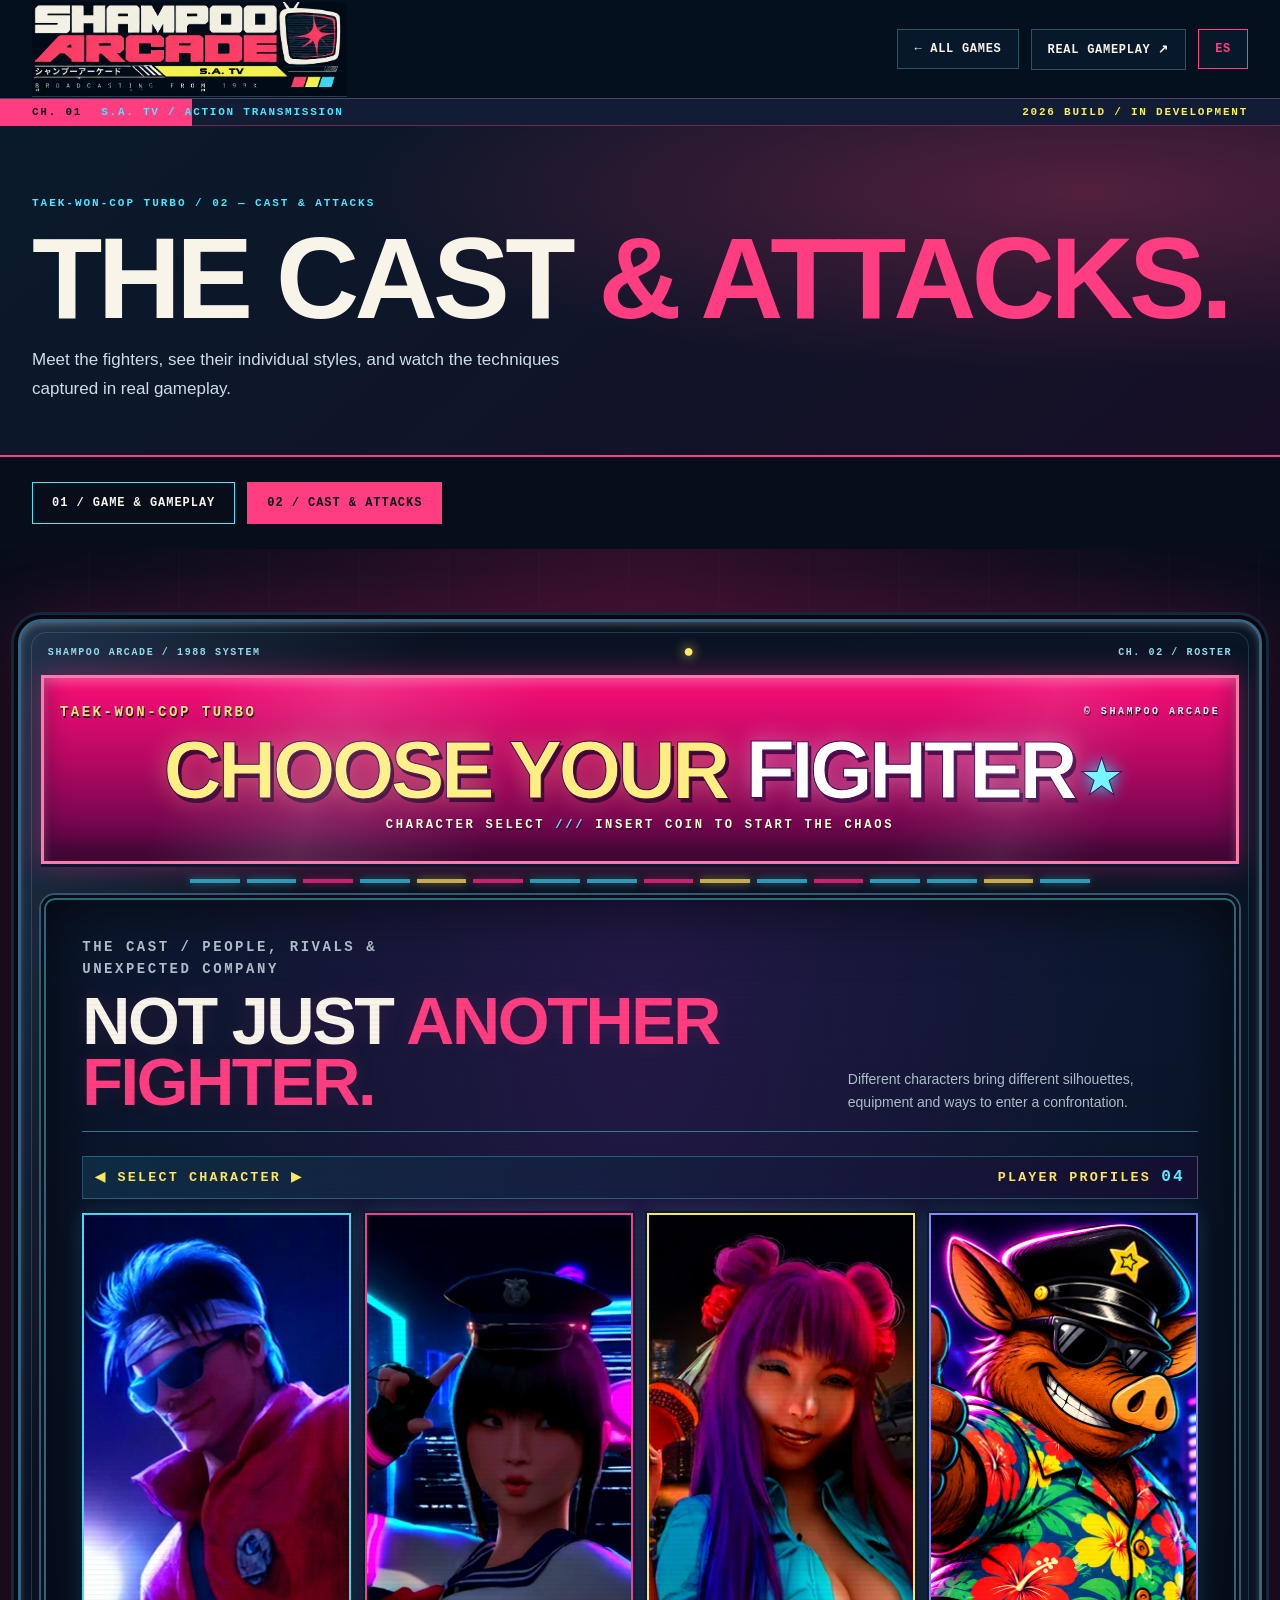
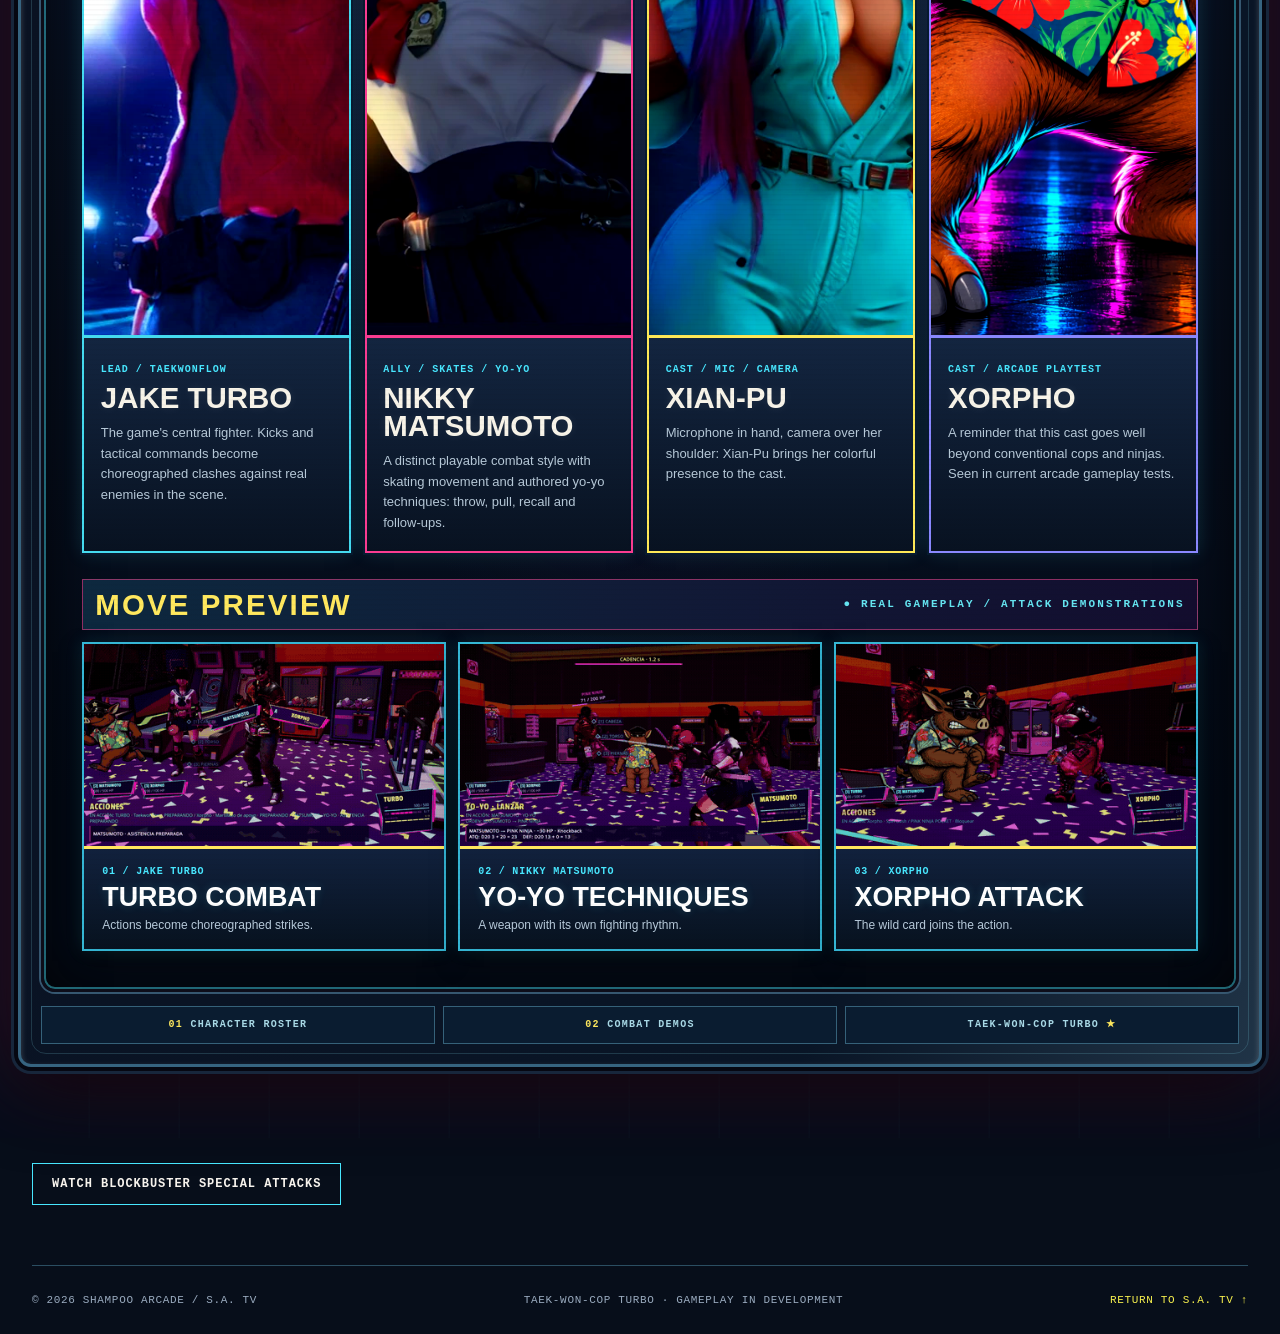
<file: taek-won-cop/cast.html>
<!doctype html>
<html lang="en">
<head>
<meta charset="utf-8"><meta name="viewport" content="width=device-width,initial-scale=1">
<meta name="theme-color" content="#08101c">
<meta name="description" content="Meet Jake Turbo, Nikky Matsumoto, Xian-Pu and Xorpho. Character profiles and real combat gameplay from Taek-Won-Cop Turbo.">
<meta property="og:type" content="website"><meta property="og:title" content="TAEK-WON-COP TURBO | Shampoo Arcade">
<meta property="og:description" content="A neon city of characters, action, reactions, interceptions and unexpected encounters. Watch actual Taek-Won-Cop Turbo gameplay.">
<meta property="og:image" content="https://kendarte.github.io/ShampooArcade/media/turbo/nikky-combat-20261030.webp">
<link rel="icon" type="image/png" href="../assets/favicon.png">
<title>TAEK-WON-COP TURBO — Characters, ARI Combat & the Arcade | Shampoo Arcade</title>
<style>
:root{--bg:#07101c;--panel:#0c1830;--hot:#ff3d80;--blue:#48e7ff;--yellow:#f8f14e;--white:#f7f3ed;--mute:#b9c5d5;--line:#2c5266;--head:"Arial Narrow","Bahnschrift SemiCondensed",Impact,sans-serif;--mono:Consolas,"Courier New",monospace}
*{box-sizing:border-box}html{scroll-behavior:smooth}body{margin:0;background:radial-gradient(ellipse at 75% 0,#321337 0,transparent 38%),linear-gradient(180deg,#070d1a,#051322 75%,#080c16);color:var(--white);font-family:Arial,Helvetica,sans-serif;line-height:1.5;overflow-x:hidden}a{color:inherit;text-decoration:none}button{font:inherit;cursor:pointer}img{max-width:100%;display:block}p{margin:0}::selection{background:var(--hot);color:#fff}
.wrap{width:min(1380px,calc(100% - 64px));margin:0 auto}
.kicker,.serial,.small-label{font:700 12px/1.3 var(--mono);text-transform:uppercase;letter-spacing:.17em;color:var(--blue)}
.header{position:relative;z-index:10;background:#05111fe9;border-bottom:1px solid #4e4267}.headrow{display:flex;align-items:center;justify-content:space-between;gap:25px;min-height:98px}.brand img{width:clamp(215px,25vw,315px);height:auto}.head-actions{display:flex;gap:12px;align-items:center}.head-actions a,.lang{font:700 12px var(--mono);letter-spacing:.06em;border:1px solid var(--line);padding:12px 16px;background:#08182b;color:var(--white)}.head-actions a:hover,.lang:hover{border-color:var(--hot);color:var(--hot)}.lang{border-color:var(--hot);color:var(--hot)}
.channel-strip{border-bottom:1px solid #f83f8066;background:linear-gradient(90deg,var(--hot) 0 15%,#121c35 15% 100%);padding:7px 0}.channel-strip .wrap{display:flex;align-items:center;gap:19px;font:700 11px var(--mono);letter-spacing:.16em}.channel-strip span:first-child{color:#07111c}.channel-strip strong{color:var(--blue)}.channel-strip em{margin-left:auto;color:var(--yellow);font-style:normal}
.hero{position:relative;padding:60px 0 74px;isolation:isolate;overflow:hidden}.hero:before{content:"闘 技 対 決";position:absolute;z-index:-1;top:5%;right:-2%;font:900 clamp(130px,24vw,370px)/.9 sans-serif;letter-spacing:-.12em;color:#ff3d8008;transform:rotate(-11deg);white-space:nowrap}
.hero-layout{display:grid;grid-template-columns:minmax(0,.82fr) minmax(0,1.18fr);gap:42px;align-items:center}.hero-info{position:relative;z-index:2}.hero-kicker{display:flex;align-items:center;gap:11px;margin:0 0 22px}.hero-kicker:before{content:"";width:34px;height:5px;background:var(--yellow);transform:skew(-25deg)}.title{font:900 clamp(69px,7.2vw,116px)/.82 var(--head);letter-spacing:-.075em;margin:0 0 24px;text-transform:uppercase;font-stretch:condensed;text-shadow:5px 5px 0 #18203a}.title span{display:block;white-space:nowrap}.title .turbo{color:var(--hot);font-style:italic;text-shadow:5px 5px 0 #17102b,8px 7px 0 #33cadd}.tagline{font:900 clamp(20px,2.2vw,33px)/1.05 var(--head);letter-spacing:.015em;text-transform:uppercase;color:var(--yellow);margin:0 0 23px}.lead{font-size:clamp(15px,1.22vw,19px);line-height:1.65;color:#d1dce4;max-width:49ch}.hero-pills{display:flex;flex-wrap:wrap;gap:7px;margin:22px 0 27px}.hero-pills span{border:1px solid #467083;background:#081b32;padding:6px 9px;color:#deedf6;font:700 11px var(--mono);letter-spacing:.04em}.hero-buttons{display:flex;gap:10px;flex-wrap:wrap}.cta{display:inline-flex;align-items:center;justify-content:space-between;gap:20px;padding:15px 18px;font:800 12px var(--mono);letter-spacing:.08em;transition:transform .2s ease}.cta:hover{transform:translateY(-3px)}.cta.primary{background:var(--yellow);color:#07101e;clip-path:polygon(0 0,100% 0,95% 100%,0 100%)}.cta.secondary{border:1px solid var(--hot);color:var(--white)}.cta.secondary:hover{background:#f43d8029}
.broadcast{position:relative;min-width:0;background:#080e1b;border:2px solid var(--hot);box-shadow:16px 18px 0 #10152d,0 0 38px #ff3d8029;transform:skew(-1deg)}.broadcast-bar{display:flex;align-items:center;justify-content:space-between;background:#101b31;border-bottom:2px solid var(--hot);padding:11px 16px;color:var(--yellow);font:700 12px var(--mono);letter-spacing:.1em}.broadcast-bar b{color:var(--blue)}.broadcast-screen{position:relative;aspect-ratio:16/9;overflow:hidden;background:#160f26}.broadcast-screen img{width:100%;height:100%;object-fit:cover}.broadcast-screen:before{content:"";position:absolute;inset:0;z-index:2;pointer-events:none;background:repeating-linear-gradient(to bottom,transparent 0 3px,#04142944 4px 5px),linear-gradient(180deg,transparent 45%,#020914b0)}.broadcast-screen .screen-caption{position:absolute;z-index:3;left:20px;top:19px;bottom:auto;pointer-events:none;display:flex;flex-direction:column;gap:4px;text-shadow:2px 2px 2px #000}.screen-caption small{font:700 12px var(--mono);letter-spacing:.14em;color:var(--yellow)}.screen-caption strong{font:900 clamp(22px,2.5vw,38px)/.94 var(--head);letter-spacing:.02em;color:var(--white)}.broadcast-foot{display:flex;justify-content:space-between;gap:10px;padding:12px 16px;color:var(--blue);font:700 10px var(--mono);letter-spacing:.1em}.live-dot{color:var(--hot);animation:blink 1.3s infinite}
.jump-nav{display:flex;gap:0;overflow-x:auto;border-top:1px solid #29485b;border-bottom:1px solid #29485b;background:#0c1a2c}.jump-nav a{flex:1;text-align:center;white-space:nowrap;padding:16px 20px;font:700 11px var(--mono);letter-spacing:.1em;border-right:1px solid #29485b}.jump-nav a:hover{color:#0d1524;background:var(--blue)}
.section{padding:82px 0}.section-title{display:flex;align-items:end;justify-content:space-between;gap:20px;margin-bottom:29px;border-bottom:1px solid #417085;padding-bottom:20px}.section-title h2{font:900 clamp(36px,5vw,72px)/.95 var(--head);text-transform:uppercase;letter-spacing:-.025em;margin:7px 0 0}.section-title h2 em{color:var(--hot);font-style:normal}.section-title p:last-child{max-width:340px;color:var(--mute);font-size:14px;line-height:1.6}.index-no{font:800 12px var(--mono);color:var(--yellow)}
.rules{display:grid;grid-template-columns:repeat(3,minmax(0,1fr));gap:14px}.rule{position:relative;background:linear-gradient(145deg,#13243b,#081420);border:1px solid #31506b;padding:26px 24px 31px;min-height:244px;transition:border-color .2s ease,transform .2s ease}.rule:hover{border-color:var(--hot);transform:translateY(-3px)}.rule .number{font:900 13px var(--mono);color:var(--hot)}.rule h3{font:900 31px/1 var(--head);margin:22px 0 12px;text-transform:uppercase}.rule p{color:#b7c6d4;font-size:14px;line-height:1.65}.rule:after{content:"";position:absolute;right:15px;bottom:15px;width:32px;height:5px;background:var(--blue);transform:skew(-25deg)}
.ari{background:linear-gradient(100deg,#17112e,#0b1a2d);border-block:1px solid #88446b}.ari-grid{display:grid;grid-template-columns:1fr 1fr;gap:60px;align-items:center}.ari h2{font:900 clamp(46px,6vw,86px)/.9 var(--head);margin:14px 0 23px}.ari h2 span{color:var(--yellow)}.ari-copy{max-width:58ch;color:#d6dae7;font-size:16px;line-height:1.8}.flow{display:grid;grid-template-columns:repeat(3,1fr);gap:10px;align-items:stretch}.flow div{padding:20px 12px;background:#061522;border:1px solid #50738b;text-align:center;box-shadow:inset 0 4px var(--hot)}.flow b{display:block;color:var(--blue);font:800 clamp(18px,2.2vw,28px)/1 var(--head);margin:0 0 9px}.flow small{color:var(--mute);font:11px var(--mono)}.flow-bar{grid-column:1/-1;border-top:1px dashed var(--blue);color:var(--yellow);padding-top:12px;font:700 11px var(--mono);letter-spacing:.12em;text-align:center}
.gallery{display:grid;grid-template-columns:repeat(2,minmax(0,1fr));gap:20px}.shot{margin:0;border:1px solid #53617d;background:#081624;overflow:hidden}.shot figure{margin:0}.shot img{width:100%;aspect-ratio:16/9;object-fit:cover;transition:transform .3s ease}.shot:hover img{transform:scale(1.035)}.shot figcaption{display:flex;justify-content:space-between;align-items:center;gap:15px;padding:14px 17px;border-top:2px solid var(--hot)}.shot figcaption strong{font:900 19px var(--head);letter-spacing:.02em;text-transform:uppercase}.shot figcaption span{font:11px var(--mono);color:var(--blue)}.gallery-note{font:12px/1.65 var(--mono);letter-spacing:.025em;color:var(--mute);margin-top:19px}.clips{display:grid;grid-template-columns:repeat(2,minmax(0,1fr));gap:20px;margin-top:26px}.clip{border:1px solid #456684;background:#0c1a2c;overflow:hidden}.clip video{width:100%;display:block;aspect-ratio:16/9;background:#040b16;object-fit:contain}.clip-copy{padding:17px 19px;border-top:2px solid var(--blue)}.clip-copy .kicker{font-size:10px}.clip-copy h3{font:900 25px var(--head);margin:6px 0;text-transform:uppercase}.clip-copy p{font:12px/1.65 var(--mono);color:var(--mute)}.gallery-note strong{color:var(--yellow)}
.vs-grid{display:grid;grid-template-columns:1.2fr 1fr;gap:18px}.vs-main{min-height:310px;background:linear-gradient(115deg,#310d39dd,#111c38 70%),url('../media/turbo/turbo-frame-04.webp') center/cover;display:flex;flex-direction:column;justify-content:end;border:1px solid var(--hot);padding:35px}.vs-main h3{font:900 clamp(40px,5vw,69px)/.9 var(--head);margin:13px 0}.vs-main p{max-width:54ch;color:#e2dfef;font-size:15px}.vs-side{display:grid;gap:16px}.vs-card{background:#101f35;border:1px solid #335b75;padding:25px}.vs-card h3{font:900 27px var(--head);margin:0 0 11px}.vs-card p{color:var(--mute);font-size:14px;line-height:1.6}.status{background:#090e18;border-block:1px solid var(--hot)}.status-row{display:flex;justify-content:space-between;align-items:center;gap:30px}.status h2{font:900 clamp(35px,4vw,60px)/.95 var(--head);margin:10px 0}.status p{max-width:700px;color:var(--mute);line-height:1.65}.status-tag{border:1px solid var(--yellow);padding:16px 20px;color:var(--yellow);font:700 12px var(--mono);letter-spacing:.06em;white-space:nowrap}
footer{display:flex;align-items:center;justify-content:space-between;gap:30px;padding:28px 0;color:#9aabbf;border-top:1px solid #2b4e62;font:11px var(--mono);letter-spacing:.06em}footer a{color:var(--yellow)}
@keyframes blink{50%{opacity:.25}}@media(max-width:950px){.hero-layout{grid-template-columns:1fr;gap:38px}.hero-info{max-width:760px}.title{font-size:clamp(70px,10.5vw,110px)}.rules{grid-template-columns:repeat(2,1fr)}.ari-grid{gap:25px}}@media(max-width:650px){.clips{grid-template-columns:1fr}.wrap{width:calc(100% - 32px)}.headrow{min-height:77px}.brand img{width:180px}.head-actions a{display:none}.head-actions .lang{display:block;padding:9px 12px}.channel-strip em{display:none}.hero{padding:48px 0 65px}.title{font-size:clamp(48px,13vw,80px)}.hero-buttons .cta{width:100%}.broadcast{box-shadow:8px 9px 0 #10152d}.broadcast-bar,.broadcast-foot{font-size:9px}.section{padding:58px 0}.section-title{display:block}.section-title p:last-child{margin-top:15px}.rules,.gallery,.vs-grid,.ari-grid{grid-template-columns:1fr}.flow{gap:5px}.flow div{padding:14px 5px}.flow b{font-size:16px}.flow small{font-size:9px}.rule{min-height:auto}.status-row{align-items:flex-start;flex-direction:column}.jump-nav a{font-size:9px;padding:13px 12px}footer{flex-direction:column;align-items:flex-start}}
@media(prefers-reduced-motion:reduce){*,*:before,*:after{animation:none!important;transition:none!important;scroll-behavior:auto!important}}
</style>
<link rel="stylesheet" href="game-v2.css?v=arcade-character-select-20261106">
<style>
.cast-page-top{padding:70px 0 52px;background:radial-gradient(ellipse at 85% 20%,#52203d 0,transparent 48%),linear-gradient(140deg,#091a2b,#170f27);border-bottom:2px solid #ff3d80}
.cast-page-top .v2-eyebrow{color:#48e7ff}
.cast-page-top h1{font:900 clamp(60px,9vw,126px)/.86 Impact,"Arial Narrow",sans-serif;letter-spacing:-.04em;margin:18px 0;text-transform:uppercase}
.cast-page-top h1 em{color:#ff3d80;font-style:normal}
.cast-page-top p{max-width:60ch;color:#ccdce8;font-size:17px;line-height:1.65}
.cast-pager{display:flex;gap:12px;flex-wrap:wrap;padding:25px 0}
.cast-pager a,.cast-main-link{display:inline-flex;align-items:center;gap:12px;padding:13px 19px;border:1px solid #48e7ff;color:#f7f3ed;font:800 12px Consolas,monospace;letter-spacing:.08em}
.cast-pager a[aria-current="page"]{background:#ff3d80;border-color:#ff3d80;color:#08101c}
.cast-pager a:hover,.cast-main-link:hover{background:#48e7ff;color:#08101c}
.v2-cast-page-intro{margin-bottom:35px}
@media(max-width:640px){.cast-page-top{padding:45px 0 34px}.cast-page-top h1{font-size:clamp(46px,13vw,76px)}}
</style>
</head>
<body class="twc-v2">
<header class="header"><div class="wrap headrow">
<a class="brand" href="../index.html" aria-label="Shampoo Arcade S.A. TV"><img src="../assets/01_LOGO_EXACTO.png" alt="SHAMPOO ARCADE — S.A. TV"></a>
<div class="head-actions"><a href="../index.html#programas" data-en="← ALL GAMES" data-es="← TODOS LOS JUEGOS">← ALL GAMES</a><a href="index.html#gameplay" data-en="REAL GAMEPLAY ↗" data-es="GAMEPLAY REAL ↗">REAL GAMEPLAY ↗</a><button class="lang" id="lang" aria-label="Cambiar a español" type="button">ES</button></div>
</div></header>
<div class="channel-strip"><div class="wrap"><span>CH. 01</span><strong>S.A. TV / ACTION TRANSMISSION</strong><em>2026 BUILD / IN DEVELOPMENT</em></div></div>
<main>
<section class="cast-page-top"><div class="wrap"><p class="v2-eyebrow">TAEK-WON-COP TURBO / 02 — CAST & ATTACKS</p><h1>THE CAST <em>& ATTACKS.</em></h1><p data-en="Meet the fighters, see their individual styles, and watch the techniques captured in real gameplay." data-es="Conocé al elenco, sus estilos de combate y las técnicas capturadas directamente del juego.">Meet the fighters, see their individual styles, and watch the techniques captured in real gameplay.</p></div></section>
<nav class="wrap cast-pager" aria-label="Taek-Won-Cop pages"><a href="index.html" data-en="01 / GAME & GAMEPLAY" data-es="01 / JUEGO Y GAMEPLAY">01 / GAME & GAMEPLAY</a><a href="cast.html" aria-current="page" data-en="02 / CAST & ATTACKS" data-es="02 / ELENCO Y ATAQUES">02 / CAST & ATTACKS</a></nav>
<section class="v2-section v2-cast twc-arcade-cast" id="cast"><div class="wrap">
<div class="twc-arcade-cabinet">
<div class="twc-arcade-topline" aria-hidden="true"><span>SHAMPOO ARCADE / 1988 SYSTEM</span><span class="twc-arcade-light">●</span><span>CH. 02 / ROSTER</span></div>
<div class="twc-arcade-marquee"><div class="twc-arcade-marquee-label">TAEK-WON-COP TURBO <span>© SHAMPOO ARCADE</span></div><div class="twc-arcade-marquee-title">CHOOSE YOUR <em>FIGHTER</em><span class="twc-arcade-star">★</span></div><div class="twc-arcade-marquee-sub">CHARACTER SELECT <b>///</b> INSERT COIN TO START THE CHAOS</div></div>
<div class="twc-arcade-leds" aria-hidden="true"><i></i><i></i><i></i><i></i><i></i><i></i><i></i><i></i><i></i><i></i><i></i><i></i><i></i><i></i><i></i><i></i></div>
<div class="twc-arcade-screen">
  <div class="v2-section-heading">
    <div><p class="v2-eyebrow">THE CAST / PEOPLE, RIVALS & UNEXPECTED COMPANY</p><h2>NOT JUST <em>ANOTHER FIGHTER.</em></h2></div>
    <p data-en="Different characters bring different silhouettes, equipment and ways to enter a confrontation." data-es="Cada personaje aporta su propia silueta, equipo y manera de entrar a una confrontación.">Different characters bring different silhouettes, equipment and ways to enter a confrontation.</p>
  </div>
<div class="twc-arcade-selector-hud" aria-hidden="true"><span>◀ SELECT CHARACTER ▶</span><span>PLAYER PROFILES <b>04</b></span></div>
  <div class="v2-cast-grid">
    <article class="v2-character">
      <span class="v2-portrait-number">01 / TURBO</span>
      <img src="../media/turbo/cast-jake-turbo-tight-20261105.webp" width="600" height="800" loading="lazy" alt="Jake Turbo alone in a red jacket with sunglasses against the neon Miami skyline">
      <div class="v2-character-body"><span class="v2-role">LEAD / TAEKWONFLOW</span><h3>JAKE TURBO</h3><p data-en="The game's central fighter. Kicks and tactical commands become choreographed clashes against real enemies in the scene." data-es="El luchador central del juego. Patadas y comandos tácticos se convierten en confrontaciones coreografiadas contra enemigos presentes en la escena.">The game's central fighter. Kicks and tactical commands become choreographed clashes against real enemies in the scene.</p></div>
    </article>
    <article class="v2-character">
      <span class="v2-portrait-number">02 / MATSUMOTO</span>
      <img src="../media/turbo/cast-nikky-matsumoto-full-20261105.webp" width="600" height="800" loading="lazy" alt="Nikky Matsumoto with neon-accented police cap, sailor uniform and yo-yo">
      <div class="v2-character-body"><span class="v2-role">ALLY / SKATES / YO-YO</span><h3>NIKKY MATSUMOTO</h3><p data-en="A distinct playable combat style with skating movement and authored yo-yo techniques: throw, pull, recall and follow-ups." data-es="Un estilo de combate propio con desplazamiento en patines y técnicas de yo-yo: lanzar, atraer, recuperar y continuar ataques.">A distinct playable combat style with skating movement and authored yo-yo techniques: throw, pull, recall and follow-ups.</p></div>
    </article>
    <article class="v2-character">
      <span class="v2-portrait-number">03 / XIAN-PU</span>
      <img src="../media/turbo/cast-xian-pu-centered-20261105.webp" width="600" height="800" loading="lazy" alt="Xian-Pu holding a microphone and a shoulder-mounted video camera">
      <div class="v2-character-body"><span class="v2-role">CAST / MIC / CAMERA</span><h3>XIAN-PU</h3><p data-en="Microphone in hand, camera over her shoulder: Xian-Pu brings her colorful presence to the cast." data-es="Micrófono en mano y cámara al hombro: Xian-Pu aporta su colorida presencia al elenco.">Microphone in hand, camera over her shoulder: Xian-Pu brings her colorful presence to the cast.</p></div>
    </article>
    <article class="v2-character">
      <span class="v2-portrait-number">04 / WILD CARD</span>
      <img src="../media/turbo/cast-xorpho-thumbs-up-original-20261105.png" width="1086" height="1448" loading="lazy" alt="Xorpho giving a thumbs up to the camera against a neon city">
      <div class="v2-character-body"><span class="v2-role">CAST / ARCADE PLAYTEST</span><h3>XORPHO</h3><p data-en="A reminder that this cast goes well beyond conventional cops and ninjas. Seen in current arcade gameplay tests." data-es="Una muestra de que el elenco va mucho más allá de policías y ninjas convencionales. Aparece en las pruebas actuales del arcade.">A reminder that this cast goes well beyond conventional cops and ninjas. Seen in current arcade gameplay tests.</p></div>
    </article>
  </div>
<div class="twc-arcade-move-hud" aria-hidden="true"><strong>MOVE PREVIEW</strong><span>● REAL GAMEPLAY / ATTACK DEMONSTRATIONS</span></div>
  <div class="v2-highlight-grid v2-highlight-grid-three" aria-label="Animated character gameplay highlights">
    <figure class="v2-highlight"><img src="../media/turbo/01_turbo_combate.gif" width="430" height="242" loading="lazy" decoding="async" alt="Gameplay GIF of Jake Turbo performing a combat sequence"><figcaption><small>01 / JAKE TURBO</small><strong>TURBO COMBAT</strong><span data-en="Actions become choreographed strikes." data-es="Las acciones se convierten en golpes coreografiados.">Actions become choreographed strikes.</span></figcaption></figure>
    <figure class="v2-highlight"><img src="../media/turbo/02_matsumoto_yoyo.gif" width="430" height="242" loading="lazy" decoding="async" alt="Gameplay GIF showing Nikky Matsumoto's yo-yo combat"><figcaption><small>02 / NIKKY MATSUMOTO</small><strong>YO-YO TECHNIQUES</strong><span data-en="A weapon with its own fighting rhythm." data-es="Un arma con su propio ritmo de combate.">A weapon with its own fighting rhythm.</span></figcaption></figure>
    <figure class="v2-highlight"><img src="../media/turbo/03_xorpho_ataque.gif" width="430" height="242" loading="lazy" decoding="async" alt="Gameplay GIF of Xorpho performing an attack"><figcaption><small>03 / XORPHO</small><strong>XORPHO ATTACK</strong><span data-en="The wild card joins the action." data-es="El comodín entra en acción.">The wild card joins the action.</span></figcaption></figure>
  </div>

</div>
<div class="twc-arcade-foot" aria-hidden="true"><span><b>01</b> CHARACTER ROSTER</span><span><b>02</b> COMBAT DEMOS</span><span>TAEK-WON-COP TURBO <b>★</b></span></div>
</div>
</div></section>
<div class="wrap" style="padding:25px 0 60px"><a class="cast-main-link" href="index.html#blockbusters" data-en="WATCH BLOCKBUSTER SPECIAL ATTACKS" data-es="VER ATAQUES ESPECIALES BLOCKBUSTER">WATCH BLOCKBUSTER SPECIAL ATTACKS</a></div>
</main>
<footer class="wrap"><span>© 2026 SHAMPOO ARCADE / S.A. TV</span><span>TAEK-WON-COP TURBO · GAMEPLAY IN DEVELOPMENT</span><a href="../index.html">RETURN TO S.A. TV ↑</a></footer>
<script>
(function(){const btn=document.getElementById('lang');let lang='en';btn.addEventListener('click',function(){lang=lang==='en'?'es':'en';document.documentElement.lang=lang;document.querySelectorAll('[data-en][data-es]').forEach(function(el){el.textContent=el.getAttribute('data-'+lang)});btn.textContent=lang==='en'?'ES':'EN';btn.setAttribute('aria-label',lang==='en'?'Cambiar a español':'Switch to English')});})();
</script>
</body></html>
</file>
<file: style.css>
:root{--bg:#06111e;--bg2:#020b15;--pink:#ff4d6d;--cream:#f4f1e6;--cyan:#3bd6f4;--yellow:#f7f34a;--muted:#99aabb;--line:#294052;--mono:'Courier New',monospace;--display:Impact,'Arial Black',system-ui,sans-serif}
*{box-sizing:border-box}html{scroll-behavior:smooth}body{margin:0;background:var(--bg2);color:var(--cream);font-family:Arial,Helvetica,sans-serif;overflow-x:hidden}img{max-width:100%}button{font:inherit}a{color:inherit;text-decoration:none}a:focus-visible,button:focus-visible{outline:3px solid var(--yellow);outline-offset:4px}::selection{background:var(--pink);color:#fff}.wrap{width:min(1232px,calc(100% - 64px));margin-inline:auto}.visually-hidden{position:absolute;width:1px;height:1px;overflow:hidden;clip:rect(0,0,0,0)}.pink{color:var(--pink)}
.tv-static{position:fixed;inset:0;z-index:50;pointer-events:none;opacity:.17;background:repeating-linear-gradient(to bottom,transparent 0,transparent 3px,rgba(154,200,221,.1) 3px,rgba(154,200,221,.1) 4px)}.broadcast-top{border-bottom:1px solid #283e4e;background:#020811;font:11px var(--mono);letter-spacing:2px;color:var(--cyan)}.top-inner{height:34px;display:flex;align-items:center;justify-content:space-between}.top-inner b{font-weight:normal;color:#9da6aa}.live-dot,.status-dot{display:inline-block;width:7px;height:7px;border-radius:50%;background:var(--pink);margin-right:9px;box-shadow:0 0 12px rgba(255,63,105,.65)}.site-head{z-index:30;position:relative;background:#06111ef2;border-bottom:1px solid var(--line)}.head-inner{min-height:84px;display:flex;align-items:center;justify-content:space-between;gap:18px}.head-brand{display:flex;align-items:center;gap:13px}.head-brand img{width:50px;height:50px;object-fit:cover;border-radius:9px}.head-brand span{font-family:var(--display);font-weight:900;font-size:21px;line-height:.92;letter-spacing:1px}.head-brand em{font-style:normal;color:var(--pink)}.head-inner nav{display:flex;align-items:center;gap:30px}.head-inner nav a{font:700 11px var(--mono);letter-spacing:1.8px;transition:color .2s}.head-inner nav a:hover{color:var(--cyan)}.right-nav{display:flex;gap:10px}.lang-btn,.menu-btn{background:none;border:1px solid var(--line);color:var(--cream);padding:11px 12px;cursor:pointer;font:700 12px var(--mono)}.lang-btn:hover,.menu-btn:hover{border-color:var(--pink)}.menu-btn{display:none}
.hero{display:grid;grid-template-columns:1.1fr .9fr;align-items:center;gap:50px;padding-top:86px;padding-bottom:92px;min-height:590px;position:relative}.hero:before{content:'';position:absolute;z-index:-1;inset:0;background:radial-gradient(ellipse at 75% 60%,#1b2440 0%,transparent 54%)}.eyebrow{display:flex;align-items:center;gap:14px;color:var(--cyan);font:11px var(--mono);letter-spacing:2px;margin-bottom:32px}.square-chip{background:var(--pink);color:#07111c;padding:8px 10px;font:900 16px var(--display)}.separator{color:var(--muted)}.hero-logo{display:block;width:min(100%,675px);height:auto;mix-blend-mode:screen}.yellow-label{display:flex;align-items:center;gap:10px;width:max-content;max-width:100%;font:900 17px var(--display);letter-spacing:1px;background:var(--yellow);color:#08111a;transform:skew(-10deg);margin-top:24px;padding:11px 19px}.yellow-label>*{transform:skew(10deg)}.hero-description{font-size:17px;line-height:1.65;max-width:570px;color:#bcc9d3;margin:29px 0 28px}.hero-actions{display:flex;gap:12px;flex-wrap:wrap}.button{font:800 13px var(--mono);letter-spacing:1px;padding:16px 19px;display:inline-flex;justify-content:space-between;gap:20px;transition:transform .2s,background .2s}.button:hover{transform:translateY(-3px)}.button-pink{background:var(--pink);color:var(--bg)}.button-outline{border:1px solid #677988}.button-outline:hover{background:#142c3d}
.hero-tv{border:1px solid #476176;box-shadow:22px 22px 0 #020b15,22px 22px 0 1px #314558;background:#05111e;position:relative;transform:rotate(1deg)}.screen-head,.screen-foot{display:flex;justify-content:space-between;align-items:center;padding:14px 17px;font:12px var(--mono);letter-spacing:1px;color:var(--cyan)}.screen-head i{color:var(--pink);font-style:normal}.city-panel{height:342px;border-top:1px solid var(--pink);border-bottom:1px solid var(--pink);background:#07121c url('assets/04_CIUDAD_ORIGINAL.png') 58% 50% / cover no-repeat;position:relative;overflow:hidden;image-rendering:auto}.city-panel:before{content:'';position:absolute;inset:0;background:linear-gradient(to bottom,rgba(2,8,15,.05) 10%,rgba(2,8,15,.85) 100%)}.city-panel:after{content:'';position:absolute;inset:0;background:repeating-linear-gradient(to bottom,transparent 0 4px,#02101e45 4px 6px)}.scene-label{position:absolute;bottom:30px;left:31px;z-index:1}.scene-label span{display:block;color:var(--yellow);font:12px var(--mono);letter-spacing:2.3px;margin-bottom:4px}.scene-label strong{display:block;font:900 clamp(51px,6vw,94px)/.88 var(--display);letter-spacing:1px;text-shadow:4px 4px 0 #071019}.little-star{position:absolute;right:-31px;top:-35px;color:var(--pink);font-size:59px;text-shadow:0 0 26px #ff4d6d88}
.marquee-wrap{background:var(--yellow);overflow:hidden;color:#07131a;transform:skewY(-.5deg);border-top:5px solid var(--pink);border-bottom:5px solid var(--pink)}.marquee-line{white-space:nowrap;font:900 29px var(--display);letter-spacing:3px;padding:11px 0;min-width:max-content;animation:marquee 31s linear infinite}.marquee-line span{color:var(--pink);padding:0 20px}@keyframes marquee{to{transform:translateX(-35%)}}@media(prefers-reduced-motion:reduce){.marquee-line{animation:none}html{scroll-behavior:auto}}
.section{padding:112px 0}.section-top{display:flex;justify-content:space-between;align-items:end;gap:35px;margin-bottom:36px}.kicker{color:var(--cyan);font:12px var(--mono);letter-spacing:2px;margin:0 0 14px}.section-top h2,.transmission-copy h2,.join-inner h2{font:900 clamp(43px,5vw,72px)/.99 var(--display);letter-spacing:1px;margin:0;text-transform:uppercase}.section-note{width:min(350px,100%);font:14px/1.6 var(--mono);color:#aebecb;margin:0}.features{display:grid;grid-template-columns:1.38fr 1fr;gap:20px}.feature-card{background:#071927;border:1px solid #3b5161;overflow:hidden;display:flex;flex-direction:column}.feature-art{height:286px;position:relative;overflow:hidden;background:radial-gradient(circle at 66% 30%,#4b263f,#0b1424 63%)}.feature-art img{width:100%;height:100%;object-fit:cover;display:block;position:relative;z-index:1}.horse-art{background:radial-gradient(ellipse at center,#3a3248 10%,#0b1424 75%)}.feature-art:before{content:'S.A. TV';font:900 62px var(--display);position:absolute;color:#ff4d6d44;top:25%;left:15%;transform:rotate(-18deg)}.feature-art .art-vignette{position:absolute;inset:0;background:linear-gradient(to top,#05111dcc,transparent 62%);z-index:2}.top-tag{position:absolute;z-index:4;top:20px;left:20px;color:#091119;background:var(--yellow);font:800 11px var(--mono);letter-spacing:1px;padding:9px 11px}.feature-art-label{position:absolute;z-index:3;left:25px;bottom:19px;font:900 52px/.85 var(--display);letter-spacing:1px;color:#fff;text-shadow:3px 3px 0 #020a12}.feature-art-label span{color:var(--pink)}.feature-info{padding:26px 28px 29px;display:flex;justify-content:space-between;gap:28px;flex-direction:column;flex:1}.feature-info h3{font:900 32px var(--display);margin:11px 0;letter-spacing:1px}.feature-info p{color:#aab9c5;font:14px/1.6 var(--mono);margin:0}.tiny-status{font:700 10px var(--mono);letter-spacing:1.3px;color:var(--cyan)}.textlink{font:800 11px var(--mono);letter-spacing:1px;color:var(--yellow);padding-top:20px;border-top:1px solid #294051}.textlink:hover{color:var(--pink)}
.lab-section{background:#081621;border-top:1px solid #294051;border-bottom:1px solid #294051;padding:105px 0 84px}.lab-grid{display:grid;grid-template-columns:repeat(4,minmax(0,1fr));gap:14px}.lab-card{--acc:var(--pink);min-height:382px;padding:19px 19px 22px;border:1px solid #39566b;background:linear-gradient(158deg,#122339,#051019 68%);position:relative;display:flex;flex-direction:column;justify-content:space-between;overflow:hidden}.lab-card:after{content:'';position:absolute;width:340px;height:340px;border:45px solid var(--acc);border-radius:50%;opacity:.12;top:-182px;right:-204px}.lab-card:before{content:'';position:absolute;bottom:0;left:0;width:100%;height:7px;background:var(--acc)}.c-cyan{--acc:var(--cyan)}.c-yellow{--acc:var(--yellow)}.c-white{--acc:var(--cream)}.lab-number{font:11px var(--mono);letter-spacing:1px;color:var(--acc)}.lab-icon{font:120px/.9 var(--display);color:var(--acc);opacity:.4;text-align:right;margin-top:12px}.lab-end{position:relative;z-index:2}.lab-end>span:first-child{font:10px var(--mono);letter-spacing:1.5px;color:var(--acc)}.lab-end h3{font:900 51px/.88 var(--display);letter-spacing:1px;margin:13px 0;color:var(--cream)}.lab-end p{font:12px/1.55 var(--mono);color:#aab9c5;min-height:58px}.lab-status{font:10px var(--mono);color:var(--muted);letter-spacing:1px}.disclaimer{font:11px/1.6 var(--mono);color:#82909a;margin:22px 0 0}
.transmission-section{padding:114px 0}.transmission-card{display:grid;grid-template-columns:1fr 1.1fr;min-height:400px;border:1px solid #375065;background:#06131f}.transmission-image{background:#07111d;overflow:hidden;position:relative}.transmission-image img{width:100%;height:100%;object-fit:cover;image-rendering:auto}.transmission-image:after{content:'';position:absolute;inset:0;background:linear-gradient(to right,transparent,#06131f33)}.transmission-copy{padding:56px 56px;display:flex;flex-direction:column;justify-content:center}.transmission-copy h2{font-size:60px}.transmission-copy p{font:14px/1.8 var(--mono);color:#b5c4d0;max-width:510px}.three-bars{display:flex;gap:7px;margin-top:20px}.three-bars i{display:block;width:35px;height:9px;background:var(--pink);transform:skew(-25deg)}.three-bars i:nth-child(2){background:var(--yellow)}.three-bars i:nth-child(3){background:var(--cyan)}
.join-section{background:var(--yellow);color:#06111c;border-top:5px solid var(--pink)}.join-inner{padding-top:73px;padding-bottom:85px;display:grid;grid-template-columns:1fr .7fr;gap:50px;align-items:center}.join-section .kicker{color:#bc2854}.join-inner h2{font-size:clamp(44px,5.5vw,76px)}.join-inner p:not(.kicker){font:14px/1.7 var(--mono);max-width:450px}.socials{display:grid;gap:10px}.socials a{border:2px solid #0d1a25;padding:16px 22px;font:900 20px var(--display);letter-spacing:2px;display:flex;justify-content:space-between;transition:background .2s,color .2s}.socials a:hover{background:#07111c;color:var(--yellow)}footer{background:#030a11;border-top:1px solid #294151}.foot{min-height:128px;display:flex;align-items:center;justify-content:space-between;gap:20px}.foot-main{display:flex;align-items:center;gap:12px}.foot-main img{width:56px;height:56px}.foot-main strong{display:block;font:24px var(--display);letter-spacing:1px}.foot-main small{color:var(--cyan);font:10px var(--mono);letter-spacing:2px}.foot>span,.foot>a{font:10px var(--mono);color:#9aacb5;letter-spacing:1px}footer a:hover{color:var(--pink)}
@media(max-width:1060px){.hero{gap:20px}.head-inner nav{gap:16px}.top-right{display:none}.lab-grid{grid-template-columns:repeat(2,1fr)}.lab-card{min-height:320px}.transmission-copy{padding:36px}.transmission-copy h2{font-size:48px}}
@media(max-width:760px){.wrap{width:calc(100% - 32px)}.broadcast-top{font-size:10px}.head-inner{min-height:68px}.head-brand img{width:46px;height:46px}.head-brand span{font-size:18px}.menu-btn{display:block}.head-inner nav{display:none;position:absolute;left:0;right:0;top:68px;background:#081621;border:1px solid #294051;padding:20px;flex-direction:column;align-items:stretch;gap:0}.head-inner nav.open{display:flex}.head-inner nav a{padding:17px 9px;border-bottom:1px solid #294051}.hero{grid-template-columns:1fr;gap:54px;padding-top:38px;padding-bottom:65px}.eyebrow{gap:10px;font-size:9px;letter-spacing:1px;margin-bottom:28px}.hero-logo{width:100%}.yellow-label{font-size:15px}.hero-description{font-size:15px}.hero-tv{width:calc(100% - 20px);margin-left:7px}.city-panel{height:260px}.scene-label strong{font-size:68px}.section{padding:72px 0}.section-top{align-items:start;flex-direction:column;gap:18px}.features{grid-template-columns:1fr}.feature-art{height:260px}.lab-section{padding:70px 0}.lab-grid{grid-template-columns:repeat(2,minmax(0,1fr));gap:9px}.lab-card{padding:14px;min-height:330px}.lab-end h3{font-size:37px}.lab-end p{font-size:11px}.lab-icon{font-size:75px}.lab-number{font-size:9px}.transmission-section{padding:72px 0}.transmission-card{grid-template-columns:1fr}.transmission-image{height:200px}.transmission-copy{padding:28px}.transmission-copy h2{font-size:46px}.join-inner{grid-template-columns:1fr;padding-top:55px;padding-bottom:55px;gap:25px}.foot{flex-wrap:wrap;padding:25px 0}.foot-main{width:100%}.marquee-line{font-size:22px}}
@media(max-width:400px){.lab-grid{grid-template-columns:1fr}.lab-card{min-height:245px}.lab-end h3{font-size:43px}.lab-icon{font-size:65px}.feature-art-label{font-size:46px}.hero-actions .button{width:100%}.scene-label strong{font-size:58px}}

@media(max-width:760px){.hero-tv{transform:none;margin-left:0;width:100%;box-shadow:6px 6px 0 #020b15,6px 6px 0 1px #314558}.little-star{right:2px;top:-28px}}
</file>
<file: lineup.css>
/* S.A.TV Program Lineup 2026 — faithful to approved yellow/pink/cyan broadcast frames. */
.lineup-section{padding-top:74px;padding-bottom:104px}
.lineup-mast{position:relative;display:flex;align-items:end;justify-content:space-between;gap:20px;margin-bottom:18px;padding:10px 8px 25px;border-bottom:1px solid #3bd6f476;overflow:hidden}
.lineup-mast::after{content:"";position:absolute;right:0;top:-130px;width:42%;height:300px;background:url("assets/04_CIUDAD_ORIGINAL.png") center 55%/cover no-repeat;opacity:.72;mask-image:linear-gradient(to right,transparent,#000 38%);pointer-events:none}
.lineup-heading{position:relative;z-index:1;max-width:940px}
.lineup-heading .kicker{margin-bottom:9px;font-size:11px}
.lineup-heading h2{font:900 clamp(34px,4.8vw,72px)/1 var(--display);letter-spacing:.3px;text-transform:uppercase;margin:0;color:var(--cream)}
.lineup-heading h2 .lineup-hot{color:var(--pink)}
.lineup-heading h2 .lineup-slash{color:var(--pink);letter-spacing:-11px;padding-right:20px}
.lineup-subtitle{margin:17px 0 0;display:flex;align-items:center;gap:18px;max-width:720px;font:11px/1.5 var(--mono);letter-spacing:2px;color:var(--cyan)}
.lineup-subtitle .jp{color:var(--cream);font:20px sans-serif;letter-spacing:3px;white-space:nowrap}
.lineup-subtitle::after{content:"";height:2px;max-width:160px;flex:1;background:linear-gradient(to right,var(--cyan),transparent);transform:skew(-17deg)}
.broadcast-grid{display:grid;grid-template-columns:repeat(3,minmax(0,1fr));gap:20px;align-items:stretch}
.broadcast-card{min-width:0;position:relative;display:flex;flex-direction:column;background:linear-gradient(180deg,#031522,#04121e);border:1px solid #3a6a7b;box-shadow:inset 0 2px 0 #ff4d6d,0 14px 25px #0005;isolation:isolate;transition:transform .18s ease,border-color .18s ease}
.broadcast-card::before{content:"";pointer-events:none;position:absolute;inset:6px 6px auto;border-top:1px solid #ff4d6d85;height:3px}
.broadcast-card:hover{transform:translateY(-4px);border-color:var(--pink)}
.broadcast-banner{height:41px;display:flex;align-items:center;justify-content:space-between;gap:4px;padding:6px 10px 3px;white-space:nowrap}
.broadcast-program{font:bold 12px var(--mono);color:#07111c;background:var(--yellow);padding:8px 11px;clip-path:polygon(0 0,100% 0,92% 100%,0 100%);min-width:0;max-width:78%;overflow:hidden;text-overflow:ellipsis}
.broadcast-slashes{width:47px;height:18px;display:block;flex-shrink:1;background:repeating-linear-gradient(125deg,var(--pink) 0 4px,transparent 4px 8px);transform:skew(-9deg)}
.broadcast-station{color:var(--cream);font:900 17px var(--display);letter-spacing:.7px;text-shadow:2px 2px #000;white-space:nowrap}
.broadcast-station .broadcast-star{color:var(--pink);font:26px Arial,sans-serif;vertical-align:middle;padding-left:7px}
.broadcast-screen{display:block;position:relative;margin:2px 10px 0;border:2px solid var(--pink);background:#081521;aspect-ratio:1.52;overflow:hidden}
.broadcast-screen::before{content:"";position:absolute;inset:0;z-index:4;box-shadow:inset 0 0 0 5px #04121b70;pointer-events:none}
.broadcast-screen::after{content:"";position:absolute;inset:0;z-index:3;pointer-events:none;opacity:.3;background:repeating-linear-gradient(to bottom,transparent 0 3px,#081522 3px 5px),linear-gradient(to top,#061421b0,transparent 44%)}
.broadcast-screen img{width:100%;height:100%;display:block;object-fit:cover;object-position:center;transition:transform .35s ease}
.broadcast-screen:hover img{transform:scale(1.03)}
.broadcast-screen .screen-vertical{position:absolute;z-index:5;top:15px;right:6px;writing-mode:vertical-rl;font:12px Arial,sans-serif;letter-spacing:2px;text-shadow:1px 2px #000;background:#04111e99;padding:8px 2px;color:#fff}
.broadcast-screen .bars{position:absolute;z-index:5;bottom:10px;right:8px;display:flex;flex-direction:column;gap:2px}
.broadcast-screen .bars i{display:block;width:14px;height:9px;transform:skewY(18deg);background:var(--yellow)}
.broadcast-screen .bars i:nth-child(2){background:var(--pink)}.broadcast-screen .bars i:nth-child(3){background:var(--cyan)}
.broadcast-screen .screen-legend{position:absolute;z-index:5;left:15px;top:14px;display:grid;gap:3px;color:var(--cream);font:11px/1.1 var(--mono);letter-spacing:1px;text-shadow:1px 1px #010812}
.broadcast-screen .screen-legend small{color:var(--yellow);font:10px var(--mono);letter-spacing:2px}
.broadcast-screen.vr-screen{background:linear-gradient(155deg,#051929aa,#1b254aaa),url("assets/04_CIUDAD_ORIGINAL.png") center/cover}
.broadcast-screen.vr-screen::before{box-shadow:inset 0 0 45px #3bd6f455,inset 0 0 0 5px #030e1d70}
.broadcast-screen .vr-art{position:absolute;inset:0;display:flex;flex-direction:column;justify-content:center;align-items:center;gap:10px;background:linear-gradient(130deg,#0009,#07213d55);text-align:center}
.broadcast-screen .vr-art strong{font:900 clamp(30px,3.3vw,53px)/.92 var(--display);letter-spacing:2px;color:#f4f1e6;text-shadow:4px 4px var(--pink),0 0 12px #030912}
.broadcast-screen .vr-art span{font:700 12px var(--mono);letter-spacing:2px;color:var(--cyan);padding:5px 9px;border:1px solid var(--pink);background:#04121da6}
.broadcast-screen .vr-art .neon-cube{font:900 55px/1 var(--display);color:#3bd6f4;text-shadow:0 0 17px #3bd6f4,15px -3px 0 #ff4d6d6b}
.broadcast-ticker{margin:0 10px;min-height:35px;border:2px solid var(--pink);border-top:0;display:flex;align-items:center;gap:8px;color:var(--cyan);font:bold 11px/1 var(--mono);letter-spacing:.4px}
.broadcast-ticker .ticker-rec{color:var(--yellow);border-right:1px solid #6f455e;padding:10px 10px;white-space:nowrap}
.broadcast-ticker .ticker-rec::before{content:"●";color:var(--pink);padding-right:8px}
.broadcast-ticker .ticker-status{min-width:0;overflow:hidden;text-overflow:ellipsis;white-space:nowrap;flex:1}
.broadcast-ticker .ticker-channel{border-left:1px solid #70435a;color:var(--cream);padding:10px 8px;white-space:nowrap}
.broadcast-ticker .ticker-live{color:var(--pink)}
.broadcast-ticker .ticker-live::before{content:"◀";padding-right:7px}
.broadcast-ticker .ticker-playtest{color:#07111c;background:var(--yellow);padding:10px 9px}
.broadcast-details{padding:17px 16px 17px;display:flex;flex-direction:column;flex:1;gap:11px;min-width:0}
.broadcast-title-line{display:flex;gap:8px;align-items:center;justify-content:space-between;border-bottom:1px solid #34647a;padding-bottom:12px}
.broadcast-title-line h3{font:900 clamp(24px,2.2vw,35px)/1 var(--display);margin:0;letter-spacing:.5px;color:var(--cream);text-transform:uppercase}
.broadcast-title-line .chevrons{color:var(--pink);font:900 30px var(--display);white-space:nowrap;letter-spacing:-7px;padding-right:6px}
.broadcast-details p{font:12px/1.55 var(--mono);letter-spacing:.2px;color:#afbfcc;margin:0;min-height:38px}
.broadcast-tags{display:flex;gap:6px;flex-wrap:wrap;margin-top:auto}
.broadcast-tags span{border:1px solid #607484;background:#050e1766;color:var(--cream);font:10px var(--mono);letter-spacing:.4px;padding:6px 7px;white-space:nowrap}
.broadcast-open{border-top:1px solid #345a6c;padding-top:10px;display:flex;justify-content:space-between;align-items:center;gap:10px;color:var(--yellow);font:bold 11px var(--mono);letter-spacing:.8px;margin-top:1px}
.broadcast-open:hover{color:var(--pink)}
/* The four individual VR R&D entries inherit the same broadcast frame language. */
.lab-section{background:linear-gradient(180deg,#07121d,#0a1824)}
.lab-card{border:1px solid #3d6475;box-shadow:inset 0 3px 0 var(--pink);background:linear-gradient(135deg,#102337,#03111e 75%);padding-top:52px}
.lab-card::before{top:12px;left:12px;bottom:auto;width:calc(100% - 24px);height:32px;border:1px solid #ff4d6d82;background:linear-gradient(105deg,var(--yellow) 0 64%,transparent 64% 68%,#ff4d6d 68% 70%,transparent 70% 73%,#ff4d6d 73% 75%,transparent 75%);box-shadow:none}
.lab-card .lab-number{position:absolute;top:23px;left:24px;z-index:2;color:#06111e;font-weight:bold;font-size:10px}
.lab-card::after{border-color:var(--acc);opacity:.13}
.lab-card .lab-end{border-top:2px solid var(--pink);padding-top:15px}
.lab-card .lab-status{display:inline-block;color:var(--yellow);border:1px solid #bd4260;padding:7px;margin-top:4px}
.lab-card .lab-icon{text-shadow:0 0 20px var(--acc)}
@media(max-width:1120px){.broadcast-grid{gap:12px}.broadcast-banner{padding:5px 6px}.broadcast-program{font-size:10px;padding:8px 8px}.broadcast-slashes{width:24px}.broadcast-details{padding:13px}.broadcast-title-line h3{font-size:clamp(23px,2.6vw,32px)}.broadcast-screen .screen-vertical{font-size:10px}}
@media(max-width:760px){.lineup-section{padding-top:62px;padding-bottom:72px}.lineup-mast{padding:5px 0 17px}.lineup-mast::after{opacity:.25;width:75%}.lineup-heading h2{font-size:clamp(33px,8vw,52px)}.lineup-heading h2 .lineup-slash{padding-right:13px;letter-spacing:-7px}.lineup-subtitle{flex-wrap:wrap;font-size:10px;gap:8px}.lineup-subtitle .jp{font-size:15px}.broadcast-grid{grid-template-columns:1fr;gap:18px}.broadcast-screen{aspect-ratio:1.57}.broadcast-program{font-size:11px}.broadcast-slashes{width:48px}.broadcast-title-line h3{font-size:clamp(28px,7vw,39px)}.broadcast-details p{min-height:auto;font-size:12px}.broadcast-screen .vr-art strong{font-size:50px}}
@media(prefers-reduced-motion:reduce){.broadcast-card,.broadcast-screen img{transition:none}.broadcast-card:hover,.broadcast-screen:hover img{transform:none}}


/* Main homepage: approved S.A.TV PROGRAM LINEUP is the actual landing section */
.frontpage-lineup .site-head-lineup{border-bottom:1px solid #496071;background:#020e18}
.frontpage-lineup .site-head-lineup .wrap{width:min(1580px,calc(100% - 60px))}
.frontpage-lineup .site-head-lineup .head-inner{min-height:111px;gap:22px}
.frontpage-lineup .brand-full{display:flex;align-items:center;flex-shrink:0}
.frontpage-lineup .brand-full img{width:clamp(215px,23.5vw,380px);height:auto;object-fit:contain;max-height:110px;border-radius:0}
.frontpage-lineup .head-right{flex:1;display:flex;flex-direction:column;justify-content:center;min-width:0;gap:17px}
.frontpage-lineup .head-inner nav{display:flex;align-items:center;justify-content:center;gap:clamp(15px,2vw,37px)}
.frontpage-lineup .head-inner nav a{font:600 clamp(11px,1.1vw,16px) var(--mono);color:#d1ccd2;letter-spacing:1px;padding:9px 2px;position:relative}
.frontpage-lineup .head-inner nav a:hover,.frontpage-lineup .head-inner nav a:first-child{color:var(--pink)}
.frontpage-lineup .head-inner nav a:first-child::after{content:"";position:absolute;bottom:-2px;left:0;right:0;height:3px;background:var(--pink)}
.frontpage-lineup .head-subline{font:10px var(--mono);color:var(--cyan);text-align:center;letter-spacing:1.5px;white-space:nowrap}
.frontpage-lineup .head-subline span{color:var(--pink);margin:0 9px}
.frontpage-lineup .right-nav{align-items:center;gap:9px}
.frontpage-lineup .satv-button{display:flex;gap:18px;align-items:center;justify-content:center;padding:14px 20px;border:2px solid var(--pink);color:var(--pink);font:700 17px var(--mono);letter-spacing:2px;white-space:nowrap}
.frontpage-lineup .radio-wave{font-size:17px}
.frontpage-lineup .satv-button:hover{color:var(--bg);background:var(--pink)}
.frontpage-lineup .lineup-section.wrap{width:min(1580px,calc(100% - 60px))}
.frontpage-lineup .lineup-section{padding-top:8px;padding-bottom:27px}
.frontpage-lineup .lineup-mast{min-height:166px;padding-top:15px;padding-bottom:18px;margin-bottom:17px}
.frontpage-lineup .lineup-heading{width:100%}
.frontpage-lineup .lineup-heading h2{font-size:clamp(43px,4.4vw,78px)}
.frontpage-lineup .lineup-mast::after{height:250px;top:-64px;background-position:center 56%}
.frontpage-lineup .broadcast-grid{gap:clamp(12px,1.6vw,25px)}
.frontpage-lineup .broadcast-banner{height:41px}
.frontpage-lineup .broadcast-details{padding-bottom:14px}
.frontpage-lineup .broadcast-screen{aspect-ratio:1.53}
.frontpage-lineup .broadcast-open{font-size:10px}
.frontpage-lineup .marquee-wrap{position:relative;z-index:1;margin-top:0}
.frontpage-lineup .home-broadcast{padding-top:83px;padding-bottom:85px;min-height:0}
.frontpage-lineup .home-broadcast .hero-logo{max-width:500px}
.frontpage-lineup .home-broadcast:before{display:none}
@media(min-width:1500px){.frontpage-lineup .broadcast-screen{aspect-ratio:1.56}}
@media(max-width:1100px){
 .frontpage-lineup .site-head-lineup .head-inner{min-height:100px;gap:8px}
 .frontpage-lineup .brand-full img{width:210px}
 .frontpage-lineup .head-right{gap:5px}
 .frontpage-lineup .head-inner nav{gap:12px}
 .frontpage-lineup .head-subline{font-size:8px;letter-spacing:.5px}
 .frontpage-lineup .satv-button{padding:11px;font-size:13px;gap:5px}
}
@media(max-width:760px){
 .frontpage-lineup .site-head-lineup .wrap,.frontpage-lineup .lineup-section.wrap{width:calc(100% - 28px)}
 .frontpage-lineup .site-head-lineup .head-inner{min-height:75px;gap:7px}
 .frontpage-lineup .brand-full img{width:clamp(155px,47vw,255px);max-height:70px}
 .frontpage-lineup .head-right{display:contents}
 .frontpage-lineup .head-subline{display:none}
 .frontpage-lineup .head-inner nav{display:none;left:0;right:0;top:75px;background:#04111c;align-items:stretch;padding:14px;gap:0}
 .frontpage-lineup .head-inner nav.open{display:flex}
 .frontpage-lineup .head-inner nav a{font-size:12px;padding:13px}
 .frontpage-lineup .satv-button{font-size:11px;padding:8px 6px;letter-spacing:0;gap:5px;border-width:1px}
 .frontpage-lineup .radio-wave{font-size:12px}
 .frontpage-lineup .lang-btn{padding:8px 6px}
 .frontpage-lineup .menu-btn{padding:8px}
 .frontpage-lineup .lineup-section{padding-top:10px;padding-bottom:22px}
 .frontpage-lineup .lineup-mast{min-height:0;margin-bottom:16px;padding-top:20px}
 .frontpage-lineup .lineup-heading h2{font-size:clamp(31px,8vw,58px)}
 .frontpage-lineup .lineup-mast::after{top:-50px;opacity:.35}
 .frontpage-lineup .home-broadcast{padding-top:58px;padding-bottom:70px}
}
@media(max-width:395px){.frontpage-lineup .satv-button{display:none}}

/* 2026-10-22: reference-exact skyline crop and reference navigation typography */
.frontpage-lineup .lineup-mast::after{
  background-image:url("assets/SA_TV_LINEUP_SKYLINE.webp");
  background-repeat:no-repeat;
  background-position:center;
  background-size:cover;
  right:0;top:0;width:47%;height:100%;
  opacity:1;mask-image:linear-gradient(to right,transparent 0%,#000 22%);
}
.frontpage-lineup .head-inner nav a{
  font-family:"Bahnschrift SemiCondensed","Arial Narrow","Roboto Condensed",Arial,sans-serif;
  font-weight:500;font-stretch:condensed;
  font-size:clamp(15px,1.12vw,19px);letter-spacing:.13em;
  line-height:1.2;color:#f4f1e6;
}
.frontpage-lineup .head-inner nav a:first-child{color:#f4f1e6}
.frontpage-lineup .head-inner nav a:first-child::after{display:none}
.frontpage-lineup .head-inner nav a.nav-active,
.frontpage-lineup .head-inner nav a[aria-current="page"]{color:#ff4d6d!important}
.frontpage-lineup .head-inner nav a.nav-active::after,
.frontpage-lineup .head-inner nav a[aria-current="page"]::after{
 content:"";display:block;position:absolute;bottom:-6px;left:0;right:0;height:3px;background:#ff4d6d;
}
.frontpage-lineup .head-inner nav a:hover{color:#ff4d6d}
@media(max-width:760px){
  .frontpage-lineup .lineup-mast::after{width:80%;opacity:.48;mask-image:linear-gradient(to right,transparent,#000 38%)}
  .frontpage-lineup .head-inner nav a{font-size:16px;padding:14px 10px}
  .frontpage-lineup .head-inner nav a.nav-active::after{left:10px;right:auto;width:80px;bottom:4px}
}
/* Search & Destroy VR — linked detail page within the approved lab card. */
.lab-page-link{display:block;margin-top:17px;padding-top:12px;border-top:1px solid #486273;color:var(--yellow);font:700 11px/1.5 var(--mono);letter-spacing:.5px;text-decoration:none;transition:color .2s}
.lab-page-link:hover,.lab-page-link:focus-visible{color:var(--cyan);text-decoration:underline;text-underline-offset:4px}
</file>
<file: turbo-channel.css>
/* Taek-Won-Cop Turbo — genuine 2026-10-30 tactical gameplay on S.A.TV channel 01 */
.turbo-screen{background:#1c0b29;isolation:isolate}
.turbo-collage{position:absolute;inset:0;overflow:hidden;background:#160b20}
.turbo-collage-grid{position:absolute;inset:0;display:grid;grid-template-columns:1fr 1fr;grid-template-rows:1fr 1fr;gap:3px;transform:scale(1.02);background:#ff3d80}
.turbo-collage-tile{position:relative;margin:0;min-width:0;min-height:0;overflow:hidden;background:#070d1b}
.broadcast-screen .turbo-collage-tile img{width:100%;height:100%;object-fit:cover;object-position:center;filter:saturate(1.2) contrast(1.07);transition:transform .4s ease}
.turbo-screen:hover .turbo-collage-tile img{transform:scale(1.08)}
.turbo-collage-tile b{position:absolute;bottom:4px;left:5px;max-width:95%;padding:4px 5px;font:900 clamp(8px,.7vw,10px)/1.2 Consolas,monospace;letter-spacing:.07em;text-transform:uppercase;background:#061322e8;border-left:3px solid #4ee5ff;color:#f7f3ea;white-space:nowrap;overflow:hidden;text-overflow:ellipsis}
.turbo-collage-tile:nth-child(2) b{border-color:#f7f257}.turbo-collage-tile:nth-child(3) b{border-color:#ff3d80}
.turbo-collage-tile:nth-child(4) b{border-color:#4ee5ff}
.turbo-channel-head{position:absolute;z-index:5;top:9px;left:8px;display:flex;gap:8px;align-items:center;padding:6px 9px;color:#f8f44f;background:#07101de8;border:1px solid #ff3d8090;font:800 clamp(9px,.85vw,12px) Consolas,monospace;letter-spacing:.08em}
.turbo-channel-head:before{content:"●";color:#ff3d80;animation:turbo-ticker 1.5s step-end infinite}
.turbo-channel-title{position:absolute;z-index:5;left:8px;bottom:15px;right:8px;display:flex;align-items:baseline;justify-content:space-between;gap:6px;padding:7px 8px 6px;background:linear-gradient(90deg,#050f1ef0,#071725a6);border-left:3px solid #f8f44f;box-shadow:0 0 0 1px #2edcfb80;color:#fff;font:900 clamp(11px,1.3vw,18px)/1 Arial Narrow,Impact,sans-serif;letter-spacing:.02em;text-shadow:2px 2px #000}
.turbo-channel-title strong{color:#ff3d80;font-style:italic;font-size:1.16em}
.turbo-channel-ghost{position:absolute;z-index:4;inset:-15%;background:repeating-linear-gradient(0deg,transparent 0 9px,#f83d803c 10px 12px,transparent 13px 19px);pointer-events:none;animation:turbo-scan 9s steps(1,end) infinite;opacity:0}
@keyframes turbo-scan{0%,21%,23%,58%,60%,100%{opacity:0;transform:translateY(0)}22%{opacity:.55;transform:translateY(8px)}59%{opacity:.4;transform:translateY(-10px)}}
@keyframes turbo-ticker{50%{opacity:.25}}
@media(max-width:760px){.turbo-collage-tile b{font-size:10px}.turbo-channel-title{font-size:clamp(14px,4vw,23px)}.turbo-channel-head{font-size:10px}}
@media(prefers-reduced-motion:reduce){.turbo-channel-head:before,.turbo-channel-ghost{animation:none}.turbo-screen:hover .turbo-collage-tile img{transform:none}}
</file>
<file: vr-channel.css>
/* S.A. TV / Channel 03 — real VR footage collage with analog channel switching.
   Scoped to the existing VR ARCADE LAB lineup card. */
.broadcast-screen.vr-screen.vr-collage-screen{
  background:#030b14;
  isolation:isolate;
}
.vr-collage{
  position:absolute;
  inset:0;
  overflow:hidden;
  background:#020c16;
}
.vr-collage-grid{
  display:grid;
  grid-template-columns:repeat(2,minmax(0,1fr));
  grid-template-rows:repeat(2,minmax(0,1fr));
  position:absolute;
  inset:0;
  gap:3px;
  padding:7px;
  transform:translateZ(0);
}
.vr-collage-tile{
  position:relative;
  min-width:0;
  min-height:0;
  overflow:hidden;
  margin:0;
  border:1px solid #34576a;
  background:#081522;
}
.vr-collage-tile:nth-child(2){border-color:#bc4b71}
.vr-collage-tile:nth-child(3){border-color:#b3ba61}
.vr-collage-tile img,
.broadcast-screen.vr-collage-screen .vr-collage-tile img{
  display:block;
  position:absolute;
  inset:0;
  width:100%;
  height:100%;
  object-fit:cover;
  object-position:center;
  filter:contrast(1.08) saturate(1.06);
  transform:none;
  transition:none;
}
.broadcast-screen.vr-collage-screen:hover .vr-collage-tile img{transform:none}
.vr-collage-tile::after{
  content:"";
  position:absolute;
  inset:0;
  z-index:1;
  pointer-events:none;
  background:linear-gradient(180deg,transparent 55%,#020b17a8);
}
.vr-collage-tile b{
  position:absolute;
  left:7px;
  top:5px;
  z-index:2;
  color:#def7ff;
  background:#02101cbb;
  border-left:2px solid #3bd6f4;
  padding:3px 5px;
  font:700 9px/1.2 var(--mono,'Courier New',monospace);
  letter-spacing:.7px;
}
.vr-collage-nameplate{
  position:absolute;
  z-index:2;
  bottom:14%;
  left:8%;
  right:8%;
  display:flex;
  flex-direction:column;
  align-items:center;
  text-align:center;
  gap:5px;
  pointer-events:none;
}
.vr-collage-nameplate strong{
  padding:7px 15px 5px;
  background:#06121fe6;
  border:1px solid #3bd6f4;
  color:#faf5e8;
  box-shadow:4px 4px 0 #ff4d6d,0 2px 16px #000c;
  text-shadow:2px 2px 0 #e83c71;
  font:900 clamp(17px,2vw,27px)/1 var(--display,Impact,sans-serif);
  letter-spacing:1.2px;
}
.vr-collage-nameplate small{
  background:#030e1ce9;
  padding:4px 7px;
  color:#f7f34a;
  font:700 9px/1 var(--mono,'Courier New',monospace);
  letter-spacing:1.2px;
}
.vr-collage-signal{
  position:absolute;
  z-index:2;
  top:7px;
  left:7px;
  font:700 9px/1.2 var(--mono,'Courier New',monospace);
  letter-spacing:1px;
  color:#c3f6ff;
  background:#06121fe0;
  padding:5px 7px;
  border-bottom:1px solid #ff4d6d;
}
.vr-collage-static{
  position:absolute;
  z-index:3;
  inset:-12%;
  opacity:0;
  pointer-events:none;
  background:
    repeating-linear-gradient(0deg,#fff9 0 1px,#03101c 1px 3px,#b4efff70 3px 4px,transparent 4px 7px),
    repeating-linear-gradient(90deg,#fd476766 0 3px,#41d7fa63 3px 6px,transparent 6px 11px);
  mix-blend-mode:screen;
  transform:translateY(-4%);
}
.vr-collage-flash{
  position:absolute;
  inset:0;
  z-index:3;
  opacity:0;
  pointer-events:none;
  background:linear-gradient(180deg,#fff0 0%,#e7fbff 48%,#fff 51%,#fff0 100%);
  transform:translateY(-120%) scaleY(.45);
}
.vr-collage.is-switching .vr-collage-static{animation:vr-static-switch .54s steps(5,end) both}
.vr-collage.is-switching .vr-collage-flash{animation:vr-tuning-line .54s linear both}
.vr-collage.is-switching .vr-collage-grid{animation:vr-tuning-jump .54s steps(4,end) both}
@keyframes vr-static-switch{
  0%,100%{opacity:0;transform:translateY(-4%) translateX(0)}
  12%{opacity:.65;transform:translateY(3%) translateX(-7px)}
  29%{opacity:1;transform:translateY(-9%) translateX(8px)}
  53%{opacity:.88;transform:translateY(7%) translateX(-3px)}
  78%{opacity:.48;transform:translateY(-3%) translateX(4px)}
}
@keyframes vr-tuning-line{
  0%{opacity:0;transform:translateY(-120%) scaleY(.35)}
  17%{opacity:.9}
  53%{opacity:1;transform:translateY(0) scaleY(.16)}
  81%{opacity:.4}
  100%{opacity:0;transform:translateY(120%) scaleY(.35)}
}
@keyframes vr-tuning-jump{
  0%,100%{transform:translateX(0);filter:none}
  20%{transform:translateX(-5px);filter:contrast(1.7) saturate(.4)}
  37%{transform:translateX(7px);filter:brightness(1.5) hue-rotate(18deg)}
  63%{transform:translateX(-3px);filter:contrast(1.5)}
  82%{transform:translateX(2px);filter:none}
}
@media(max-width:740px){
  .vr-collage-nameplate strong{font-size:clamp(20px,5.6vw,29px)}
}
@media(prefers-reduced-motion:reduce){
  .vr-collage.is-switching .vr-collage-static,
  .vr-collage.is-switching .vr-collage-flash,
  .vr-collage.is-switching .vr-collage-grid{animation:none}
}
</file>
<file: horse-channel.css>
/* Horse Racer / S.A.TV Channel 02: authentic race video quadrants, analog channel tuning. */
.broadcast-screen.horse-collage-screen{background:#071521;isolation:isolate}
.horse-collage{position:absolute;inset:0;background:#050d16;overflow:hidden}
.horse-collage-grid{position:absolute;inset:0;display:grid;grid-template-columns:repeat(2,minmax(0,1fr));grid-template-rows:repeat(2,minmax(0,1fr));gap:3px;padding:7px;transform:translateZ(0)}
.horse-collage-tile{min-width:0;min-height:0;position:relative;margin:0;border:1px solid #4f7588;overflow:hidden;background:#0a1820}
.horse-collage-tile:nth-child(2){border-color:#c66b68}
.horse-collage-tile:nth-child(3){border-color:#d1c25b}
.horse-collage-tile:nth-child(4){border-color:#65aec0}
.broadcast-screen.horse-collage-screen .horse-collage-tile img{position:absolute;inset:0;width:100%;height:100%;object-fit:cover;display:block;filter:contrast(1.08) saturate(1.1);transition:none;transform:none}
.broadcast-screen.horse-collage-screen:hover .horse-collage-tile img{transform:none}
.horse-collage-tile::after{content:"";position:absolute;inset:0;pointer-events:none;background:linear-gradient(180deg,#02101bb5,transparent 40%,transparent 65%,#02101c91)}
.horse-collage-tile b{position:absolute;left:6px;top:6px;z-index:2;color:#dff9ff;background:#061728bb;border-left:2px solid #f7f34a;padding:3px 5px;font:700 9px/1.2 var(--mono,'Courier New',monospace);letter-spacing:.5px}
.horse-collage-live{position:absolute;top:13px;left:14px;z-index:3;background:#071726d6;color:#f7f34a;border:1px solid #f7f34a;padding:4px 7px;font:700 9px/1 var(--mono,'Courier New',monospace);letter-spacing:1px}
.horse-collage-plate{position:absolute;z-index:2;bottom:12%;left:50%;transform:translateX(-50%);display:flex;align-items:center;gap:7px;white-space:nowrap;background:#061726e8;border:1px solid #3bd6f4;box-shadow:3px 3px 0 #ff4d6d;padding:6px 10px 5px;color:#f4f1e6;font:900 clamp(15px,1.8vw,26px)/1 var(--display,Impact,sans-serif);text-shadow:2px 2px #8f325c}
.horse-collage-plate small{font:700 8px/1.1 var(--mono,'Courier New',monospace);color:#3bd6f4;letter-spacing:.5px;text-shadow:none}
.horse-collage-static{position:absolute;inset:-12%;z-index:3;opacity:0;pointer-events:none;background:repeating-linear-gradient(0deg,#fff9 0 1px,#03101c 1px 3px,#b4efff70 3px 4px,transparent 4px 7px),repeating-linear-gradient(90deg,#fd476766 0 3px,#41d7fa63 3px 6px,transparent 6px 11px);mix-blend-mode:screen;transform:translateY(-4%)}
.horse-collage-flash{position:absolute;inset:0;z-index:3;opacity:0;pointer-events:none;background:linear-gradient(180deg,#fff0 0%,#e7fbff 48%,#fff 51%,#fff0 100%);transform:translateY(-120%) scaleY(.45)}
.horse-collage.is-switching .horse-collage-static{animation:vr-static-switch .54s steps(5,end) both}
.horse-collage.is-switching .horse-collage-flash{animation:vr-tuning-line .54s linear both}
.horse-collage.is-switching .horse-collage-grid{animation:vr-tuning-jump .54s steps(4,end) both}
@media(max-width:740px){.horse-collage-plate{font-size:clamp(14px,4vw,24px)}.horse-collage-plate small{font-size:7px}}
@media(prefers-reduced-motion:reduce){.horse-collage.is-switching .horse-collage-static,.horse-collage.is-switching .horse-collage-flash,.horse-collage.is-switching .horse-collage-grid{animation:none}}
</file>
<file: motion.css>
/* S.A. TV / Motion graphics layer — additive; approved artwork remains unchanged. */
.satv-ident{position:relative;margin-top:36px;margin-bottom:30px;border:1px solid #3bd6f476;background:#04111c;box-shadow:0 11px 0 #020912;isolation:isolate;overflow:hidden}
.satv-ident:before{content:"";position:absolute;inset:0;pointer-events:none;background:repeating-linear-gradient(90deg,#ff4d6d12 0 1px,transparent 1px 64px);opacity:.65;z-index:0}
.satv-ident-top,.satv-ident-bottom{position:relative;z-index:2;display:flex;justify-content:space-between;align-items:center;gap:12px;padding:11px 17px;font:700 11px/1.4 var(--mono);letter-spacing:1.3px}
.satv-ident-top{border-bottom:1px solid #557483;background:#061d29;color:var(--cream)}
.satv-ident-top strong{font:900 17px var(--display);color:var(--yellow);letter-spacing:1px}
.satv-ident-signal{display:flex;align-items:center;gap:9px;color:var(--cyan);white-space:nowrap}
.satv-ident-signal i{width:8px;height:8px;background:var(--pink);box-shadow:0 0 10px var(--pink);border-radius:50%;display:block;animation:satv-pulse 2.4s steps(2,end) infinite}
.satv-ident-grid{position:relative;z-index:1;display:grid;grid-template-columns:minmax(190px,28%) minmax(260px,1fr) minmax(195px,25%);min-height:295px}
.satv-ident-art{position:relative;overflow:hidden;display:grid;place-items:center;background:radial-gradient(circle at 50% 42%,#3bd6f43d,transparent 55%),linear-gradient(135deg,#101b30,#05101d);border-right:1px solid #3bd6f465;isolation:isolate}
.satv-ident-art:before{content:"";position:absolute;inset:0;background:url("assets/04_CIUDAD_ORIGINAL.png") center/cover;opacity:.25;mix-blend-mode:screen}
.satv-ident-art:after{content:"";position:absolute;left:0;right:0;top:-12%;height:36%;background:linear-gradient(180deg,transparent,rgba(59,214,244,.16),transparent);transform:translateY(-160%);animation:satv-scan 6s linear infinite;pointer-events:none}
.satv-ident-rings{position:absolute;left:50%;top:46%;width:230px;height:230px;border:1px solid #3bd6f44d;border-radius:50%;transform:translate(-50%,-50%);box-shadow:0 0 0 33px #3bd6f40d,0 0 0 67px #ff4d6d12}
.satv-ident-rings:before,.satv-ident-rings:after{content:"";position:absolute;inset:-18px;border:1px dashed #ff4d6d90;border-radius:50%;animation:satv-orbit 23s linear infinite}
.satv-ident-rings:after{inset:-36px;border-color:#f7f34a57;animation-duration:32s;animation-direction:reverse}
.satv-ident-avatar{position:relative;z-index:1;max-width:46%;max-height:166px;box-shadow:0 15px 25px #0008,0 0 0 3px #f7f34a6a;animation:satv-hover 5s ease-in-out infinite;object-fit:contain;border-radius:6px}
.satv-ident-art-tag{position:absolute;bottom:13px;left:13px;right:13px;z-index:2;padding:7px;background:#03101cdb;border-left:3px solid var(--pink);font:10px var(--mono);letter-spacing:1px;text-align:center;color:var(--cyan)}
.satv-ident-copy{position:relative;display:flex;flex-direction:column;justify-content:center;padding:29px clamp(18px,3.8vw,56px);min-width:0;background:linear-gradient(110deg,transparent 60%,#ff4d6d0d)}
.satv-ident-copy .kicker{margin:0 0 15px;letter-spacing:2px;font-size:11px;color:var(--cyan)}
.satv-ident-copy h2{font:900 clamp(38px,4vw,69px)/.98 var(--display);margin:0 0 13px;letter-spacing:.7px;text-wrap:balance;text-transform:uppercase;color:var(--cream);text-shadow:3px 3px 0 #091622}
.satv-ident-copy h2 span{color:var(--pink)}
.satv-ident-copy h2 [data-satv-line1]{color:var(--cream)}
.satv-ident-dek{font:13px/1.6 var(--mono);letter-spacing:.2px;color:#b2c6ce;max-width:440px;margin:0 0 15px;min-height:42px}
.satv-ident-link{display:inline-flex;align-items:center;justify-content:space-between;gap:18px;align-self:flex-start;padding:10px 14px;background:var(--yellow);font:bold 11px var(--mono);letter-spacing:1px;color:#06111e;min-width:168px;transition:background .2s,transform .2s}
.satv-ident-link:hover{background:var(--cyan);transform:translate(3px,-2px)}
.satv-ident-panel{position:relative;padding:19px 15px 15px;border-left:1px solid #3bd6f466;background:linear-gradient(130deg,#03111d,#0a2130);display:flex;flex-direction:column;gap:11px}
.satv-ident-panel-title{color:var(--cream);font:bold 11px var(--mono);letter-spacing:1px}
.satv-ident-meter{height:42px;display:flex;align-items:flex-end;gap:5px;padding:5px 0 3px;overflow:hidden}
.satv-ident-meter i{display:block;width:8px;flex:1;min-width:4px;height:var(--bar,40%);background:linear-gradient(to top,var(--pink) 30%,var(--yellow) 70%,var(--cyan));transform-origin:bottom;animation:satv-eq var(--speed,1s) ease-in-out infinite alternate}
.satv-channel{width:100%;display:flex;align-items:center;gap:11px;text-align:left;cursor:pointer;padding:11px 8px;border:1px solid #355666;background:#051621;color:var(--cream);font:bold 11px var(--mono);letter-spacing:.4px;transition:background .2s,border-color .2s}
.satv-channel b{color:var(--cyan);font-size:15px;min-width:25px}
.satv-channel:hover,.satv-channel[aria-pressed="true"]{background:#2b1526;border-color:var(--pink)}
.satv-channel[aria-pressed="true"] b{color:var(--yellow)}
.satv-ident-controls{display:flex;flex-wrap:wrap;gap:8px;margin-top:auto}
.satv-ident-pause{cursor:pointer;color:var(--cyan);background:transparent;border:1px solid #41697a;font:bold 10px var(--mono);padding:8px 10px;letter-spacing:.3px}
.satv-ident-pause:hover{background:#1b3d4c}
.satv-ident-yt{display:inline-flex;color:var(--cream);font:bold 10px var(--mono);align-items:center;letter-spacing:.4px;border-bottom:1px solid var(--pink);padding:8px 1px}
.satv-ident-yt:hover{color:var(--yellow)}
.satv-ident-bottom{border-top:1px solid #416978;background:var(--yellow);color:#041421;font-size:10px;letter-spacing:1px}
.satv-ident-bottom strong{font-weight:900}
.satv-ident-bottom span:last-child{white-space:nowrap}
.satv-ident-copy.satv-channel-shift{animation:satv-channel-in .45s ease both}
.satv-screen-sweep{position:absolute;inset:0;z-index:2;pointer-events:none;transform:translateX(-150%) skewX(-20deg);background:linear-gradient(90deg,transparent 34%,rgba(59,214,244,.08) 49%,rgba(244,241,230,.24) 52%,transparent 65%);animation:satv-screen-glint 9s ease-in-out infinite}
.broadcast-card:nth-child(2) .satv-screen-sweep{animation-delay:-3s}
.broadcast-card:nth-child(3) .satv-screen-sweep{animation-delay:-6s}
.broadcast-ticker .ticker-rec:before,.satv-ident-signal i{animation:satv-pulse 2s steps(2,end) infinite}
.broadcast-screen .bars i{animation:satv-color-drift 6s ease-in-out infinite}
.broadcast-screen .bars i:nth-child(2){animation-delay:-2s}
.broadcast-screen .bars i:nth-child(3){animation-delay:-4s}
.frontpage-lineup .lineup-mast:before{content:"";position:absolute;inset:0 auto 0 -32%;width:22%;z-index:1;pointer-events:none;transform:skewX(-19deg);background:linear-gradient(90deg,transparent,#f7f34a19,transparent);animation:satv-mast-sweep 12s linear infinite}
.motion-ready .broadcast-card,.motion-ready .lab-card,.motion-ready .transmission-card{opacity:0;transform:translateY(20px);transition:opacity .7s ease,transform .7s cubic-bezier(.2,.75,.18,1);transition-delay:var(--motion-delay,0ms)}
.motion-ready .broadcast-card.motion-in,.motion-ready .lab-card.motion-in,.motion-ready .transmission-card.motion-in{opacity:1;transform:translateY(0)}
.motion-ready .broadcast-card.motion-in:hover{transform:translateY(-4px)}
.satv-motion-paused .satv-ident-art:after,.satv-motion-paused .satv-ident-rings:before,.satv-motion-paused .satv-ident-rings:after,.satv-motion-paused .satv-ident-avatar,.satv-motion-paused .satv-ident-meter i,.satv-motion-paused .satv-ident-signal i,.satv-motion-paused .satv-screen-sweep,.satv-motion-paused .broadcast-ticker .ticker-rec:before,.satv-motion-paused .broadcast-screen .bars i,body.satv-motion-paused.frontpage-lineup .lineup-mast:before{animation-play-state:paused}
@keyframes satv-pulse{0%,55%{opacity:1}56%,100%{opacity:.25}}
@keyframes satv-orbit{to{transform:rotate(360deg)}}
@keyframes satv-hover{0%,100%{transform:translateY(0)}50%{transform:translateY(-8px)}}
@keyframes satv-eq{from{transform:scaleY(.34)}to{transform:scaleY(1)}}
@keyframes satv-scan{0%,12%{transform:translateY(-160%)}82%,100%{transform:translateY(420%)}}
@keyframes satv-screen-glint{0%,70%,100%{transform:translateX(-150%) skewX(-20deg)}83%{transform:translateX(150%) skewX(-20deg)}}
@keyframes satv-color-drift{50%{transform:skewY(18deg) translateX(-4px)}}
@keyframes satv-mast-sweep{0%,70%{left:-32%}100%{left:124%}}
@keyframes satv-channel-in{from{opacity:.55;transform:translateY(5px)}to{opacity:1;transform:translateY(0)}}
@media(max-width:1040px){
 .satv-ident-grid{grid-template-columns:210px minmax(210px,1fr) minmax(170px,23%)}
 .satv-ident-copy{padding:24px}
 .satv-ident-copy h2{font-size:clamp(33px,4vw,52px)}
}
@media(max-width:760px){
 .satv-ident{margin-top:20px;margin-bottom:25px}
 .satv-ident-grid{grid-template-columns:minmax(0,1fr) minmax(0,1.6fr)}
 .satv-ident-art{min-height:250px}
 .satv-ident-avatar{max-width:62%}
 .satv-ident-panel{grid-column:1/-1;border-left:0;border-top:1px solid #3bd6f466;display:grid;grid-template-columns:repeat(3,minmax(0,1fr));gap:8px}
 .satv-ident-panel-title,.satv-ident-meter,.satv-ident-controls{grid-column:1/-1}
 .satv-ident-meter{height:32px}
 .satv-channel{justify-content:center;gap:5px;padding:10px 5px;flex-wrap:wrap}
 .satv-channel b{min-width:0}
 .satv-ident-copy{padding:22px 15px}
 .satv-ident-copy h2{font-size:clamp(29px,6.3vw,49px)}
 .satv-ident-dek{font-size:11px;min-height:0}
 .satv-ident-top,.satv-ident-bottom{font-size:9px;padding:9px 10px;letter-spacing:.6px}
}
@media(max-width:480px){
 .satv-ident-grid{grid-template-columns:1fr}
 .satv-ident-art{min-height:180px}
 .satv-ident-rings{width:145px;height:145px}
 .satv-ident-avatar{max-width:95px}
 .satv-ident-art-tag{right:auto}
 .satv-ident-copy h2{font-size:clamp(37px,10vw,52px)}
 .satv-ident-copy{padding:22px}
 .satv-ident-top strong{font-size:15px}
 .satv-ident-signal{font-size:9px}
 .satv-ident-bottom span:nth-child(2){display:none}
}
@media(prefers-reduced-motion:reduce){
 .satv-ident *,.satv-ident:before,.satv-screen-sweep,.frontpage-lineup .lineup-mast:before,
 .broadcast-ticker .ticker-rec:before,.broadcast-screen .bars i{animation:none!important;transition:none!important}
 .motion-ready .broadcast-card,.motion-ready .lab-card,.motion-ready .transmission-card{opacity:1;transform:none}
}
</file>
<file: padel-panic/feature.css>
/* Paddle Panic featured signal — scoped to the S.A. TV VR laboratory. */
.pp-feature{display:grid;grid-template-columns:minmax(0,1.08fr) minmax(0,.92fr);margin:0 0 32px;background:linear-gradient(118deg,#11162f 0%,#172239 55%,#180f2a 100%);border:1px solid #fb4b97;box-shadow:12px 14px 0 #050c18;overflow:hidden;position:relative;isolation:isolate}
.pp-feature::before{content:"";position:absolute;inset:-150px -170px auto auto;width:430px;height:430px;z-index:-1;background:radial-gradient(circle,#ff2c8340,transparent 69%);pointer-events:none}
.pp-feature-art{position:relative;display:block;min-height:360px;overflow:hidden;background:#130e24}
.pp-feature-art img{display:block;width:100%;height:100%;min-height:360px;object-fit:cover;aspect-ratio:3/2;transition:transform .45s ease}
.pp-feature-art:hover img{transform:scale(1.035)}
.pp-feature-art::after{content:"";position:absolute;inset:0;pointer-events:none;background:linear-gradient(90deg,transparent 65%,#101629a8)}
.pp-feature-art-badge{position:absolute;left:17px;top:17px;z-index:2;background:#0a152ce8;border:1px solid #3bd6f4;padding:8px 12px;color:#3bd6f4;font:800 10px/1.2 "Courier New",monospace;letter-spacing:.11em}
.pp-feature-copy{padding:clamp(28px,4vw,54px);display:flex;flex-direction:column;align-items:flex-start;justify-content:center;gap:15px}
.pp-feature-line{color:#31eaff;font:800 11px/1.4 "Courier New",monospace;letter-spacing:.14em}
.pp-feature h3{color:#fffaf5;font:900 clamp(48px,5vw,78px)/.86 Impact,"Arial Black",sans-serif;letter-spacing:-.035em;margin:5px 0 2px;text-transform:uppercase;text-shadow:4px 4px #0d182b}
.pp-feature h3 em{display:block;color:#ff3e97;font-style:italic;text-shadow:5px 5px 0 #163b5c}
.pp-feature p{color:#d5e2ed;font:15px/1.66 Arial,Helvetica,sans-serif;margin:0;max-width:43ch}
.pp-feature-tags{display:flex;flex-wrap:wrap;gap:8px;margin-top:4px}
.pp-feature-tags span{padding:7px 9px;border:1px solid #3c6179;color:#b8effb;font:800 10px/1.2 "Courier New",monospace;letter-spacing:.06em}
.pp-feature-button{display:inline-flex;align-items:center;gap:22px;background:#f6ed3f;color:#0b1324;font:900 12px/1.3 "Courier New",monospace;letter-spacing:.05em;padding:15px 20px;margin-top:6px;transition:transform .2s,background .2s}
.pp-feature-button:hover{background:#fff279;transform:translateY(-3px)}
.pp-feature-button:focus-visible,.pp-feature-art:focus-visible{outline:3px solid #3bd6f4;outline-offset:3px}
@media(max-width:900px){.pp-feature{grid-template-columns:1fr}.pp-feature-art{min-height:0}.pp-feature-art img{height:auto;min-height:0}.pp-feature-art::after{background:linear-gradient(0deg,#10162985,transparent 35%)}.pp-feature-copy{padding:29px}}
@media(max-width:460px){.pp-feature h3{font-size:54px}.pp-feature{box-shadow:6px 7px 0 #050c18}}
@media(prefers-reduced-motion:reduce){.pp-feature-art img,.pp-feature-button{transition:none}}
</file>
<file: padel-panic/style.css>
:root{--ink:#080e1e;--ink2:#101c32;--panel:#101d35;--line:#355070;--hot:#ff268f;--cyan:#29edff;--yellow:#f9ec35;--paper:#fffaf0;--mute:#b6c6d7;--mono:Consolas,'Courier New',monospace;--display:Impact,'Arial Narrow','Arial Black',sans-serif}
*{box-sizing:border-box}html{scroll-behavior:smooth}body{margin:0;color:var(--paper);font:16px/1.55 Arial,Helvetica,sans-serif;background:radial-gradient(ellipse at 80% -10%,#391248 0,transparent 35%),linear-gradient(#0a1023,#071427 60%,#090c1a);overflow-x:hidden}a{color:inherit;text-decoration:none}button{font:inherit}img{max-width:100%;display:block}::selection{background:var(--hot);color:white}
a:focus-visible,button:focus-visible{outline:3px solid var(--yellow);outline-offset:3px}.skip{position:absolute;top:-100px;left:10px;z-index:100;padding:10px;background:var(--yellow);color:var(--ink)}.skip:focus{top:10px}.wrap{max-width:1280px;width:calc(100% - 72px);margin:auto}
.site-head{background:#071326e8;border-bottom:1px solid #334f68;position:relative;z-index:4}.head-inner{min-height:98px;display:flex;align-items:center;justify-content:space-between;gap:28px}.brand img{width:260px;height:auto;max-height:82px;object-fit:contain}.head-inner nav{display:flex;align-items:center;gap:24px;font:800 11px/1.3 var(--mono);letter-spacing:.08em}.head-inner nav>a:hover{color:var(--cyan)}.back-link{color:var(--yellow)}.lang{color:var(--hot);border:1px solid var(--hot);background:transparent;padding:11px 13px;cursor:pointer;font:800 13px var(--mono)}
.signal-bar{border-bottom:1px solid #ff268f60;background:linear-gradient(90deg,#ff268f 0 27%,#142041 27%);font:800 11px var(--mono);letter-spacing:.12em}.signal-bar .wrap{padding:7px 0;display:flex;align-items:center;justify-content:space-between}.signal-bar .wrap span:first-child{color:#091323}.signal-right{color:var(--cyan)}.signal-right i{color:var(--hot);font-style:normal}
.hero{min-height:680px;display:grid;grid-template-columns:minmax(0,.85fr) minmax(0,1.15fr);align-items:center;gap:44px;padding-top:55px;padding-bottom:75px}.hero-copy{min-width:0}.eyebrow,.label,.micro,.section-index{font:800 12px/1.4 var(--mono);letter-spacing:.14em;color:var(--cyan)}.eyebrow{display:flex;align-items:center;gap:12px;margin:0 0 22px}.indicator{display:block;height:10px;width:30px;transform:skew(-20deg);background:var(--yellow)}.hero h1{font:900 clamp(76px,10vw,153px)/.73 var(--display);letter-spacing:-.055em;text-transform:uppercase;margin:0 0 27px;text-shadow:6px 7px 0 #141b39}.hero h1 span,.hero h1 strong{display:block}.hero h1 span{color:white}.hero h1 strong{color:var(--hot);font-style:italic;filter:drop-shadow(5px 6px 0 #14c8ef)}.tagline{color:var(--yellow);font:900 clamp(22px,3vw,34px)/1.05 var(--display);letter-spacing:.03em;text-transform:uppercase;margin:0 0 17px}.lead{color:#d3deea;font-size:clamp(15px,1.25vw,18px);line-height:1.67;max-width:56ch;margin:0}.pills{display:flex;flex-wrap:wrap;gap:7px;margin:24px 0 26px}.pills span{padding:7px 10px;border:1px solid #426883;background:#0e1e34;color:#c5edfa;font:800 10px var(--mono);letter-spacing:.07em}.actions{display:flex;flex-wrap:wrap;gap:10px}.button{display:inline-flex;align-items:center;justify-content:center;min-height:50px;padding:13px 17px;font:800 12px var(--mono);letter-spacing:.06em;transition:transform .18s ease,background .18s ease}.button:hover{transform:translateY(-3px)}.button.primary{background:var(--yellow);color:#0b1227}.button.secondary{background:#142139;border:1px solid var(--hot)}.micro{font-size:10px;letter-spacing:.08em;color:#8ea5ba;margin:23px 0 0}.micro span{color:var(--hot);padding:0 5px}
.keyart{min-width:0;margin:0;background:#060e1c;transform:rotate(1deg);border:2px solid var(--hot);box-shadow:13px 16px 0 #0d1630,0 0 32px #ff269033}.keyart-top,.keyart figcaption{display:flex;align-items:center;justify-content:space-between;gap:8px;background:#0d1a32;padding:9px 14px;font:700 11px var(--mono);letter-spacing:.08em}.keyart-top{color:var(--cyan);border-bottom:1px solid var(--hot)}.keyart-top .live{color:var(--yellow)}.keyart img{aspect-ratio:3/2;width:100%;height:auto;object-fit:cover;background:repeating-linear-gradient(125deg,#30143a 0 25px,#101e35 25px 50px)}.keyart figcaption{color:var(--paper);border-top:1px solid var(--hot)}.keyart figcaption span{color:#92a8bd}
.marquee{background:var(--hot);color:#091222;overflow:hidden;white-space:nowrap;border-block:3px solid #f3f3f3;transform:skewY(-1deg);font:900 17px var(--display);letter-spacing:.16em}.marquee div{padding:13px 0;word-spacing:10px;text-align:center}.marquee b{color:white;font-weight:normal}
.section{padding-top:100px;padding-bottom:100px}.section-heading{display:flex;align-items:end;justify-content:space-between;gap:25px;border-bottom:1px solid #42627a;padding-bottom:22px;margin-bottom:33px}.section-heading h2{font:900 clamp(39px,5.5vw,72px)/.95 var(--display);margin:7px 0 0;text-transform:uppercase;letter-spacing:-.025em}.label{margin:0;color:var(--hot)}.section-index{color:var(--yellow);font-size:10px;white-space:nowrap}
.loop{display:grid;grid-template-columns:repeat(3,minmax(0,1fr));gap:17px}.loop article{min-height:272px;padding:27px;border:1px solid #41627e;background:linear-gradient(145deg,#142a42,#0b1628);position:relative;transition:transform .2s,border-color .2s}.loop article:hover{transform:translateY(-4px);border-color:var(--hot)}.loop .no{font:800 12px var(--mono);color:var(--hot)}.loop .symbol{float:right;font-size:32px;color:var(--cyan);line-height:1}.loop h3{font:900 clamp(27px,3vw,37px)/1 var(--display);margin:57px 0 11px}.loop p{margin:0;color:var(--mute);font-size:14px;line-height:1.6}.loop article:after{content:'';display:block;position:absolute;bottom:21px;right:23px;width:32px;height:5px;transform:skew(-24deg);background:var(--cyan)}
.feature-section{background:linear-gradient(115deg,#1d1033,#0c2235);border-block:1px solid #693d74}.feature-grid{display:grid;grid-template-columns:repeat(3,1fr);gap:20px}.feature-number{border-left:4px solid var(--hot);background:#09172aaf;padding:26px 23px;min-height:240px}.feature-number b{display:block;color:var(--yellow);font:900 33px var(--display)}.feature-number strong{font:900 24px/1.1 var(--display);display:block;margin:16px 0 14px}.feature-number p{font-size:14px;line-height:1.7;margin:0;color:#c3d2e1}
.updates{display:grid;grid-template-columns:1.45fr 1fr;gap:24px}.updates>div,.updates aside{padding:30px;background:#0c1b30;border:1px solid #3b6077}.updates h3{font:900 37px var(--display);margin:23px 0 12px}.updates p{color:#c8d6e4;max-width:63ch;margin:0 0 16px;line-height:1.75}.updates .note{border-top:1px solid #4e6074;padding-top:12px;font:11px/1.7 var(--mono);color:#9fb6c5}.state{display:inline-flex;align-items:center;gap:9px;border:1px solid var(--yellow);padding:8px 11px;color:var(--yellow);font:800 11px var(--mono);letter-spacing:.09em}.state i{width:7px;height:7px;background:var(--yellow);display:inline-block;border-radius:50%}.updates aside{display:flex;flex-direction:column;gap:18px}.updates aside>a{display:flex;justify-content:space-between;align-items:center;padding:13px 0;border-bottom:1px solid #30516d;font:800 12px var(--mono)}.updates aside>a:hover{color:var(--cyan)}.updates aside>a span{color:var(--hot)}
footer{border-top:1px solid #37536b;background:#050c1a}.foot{padding:29px 0;display:flex;justify-content:space-between;align-items:center;gap:20px;font:700 11px var(--mono);color:#9cb6c8}.foot>a:first-child{display:flex;align-items:center;gap:11px}.foot a img{width:52px;height:52px;object-fit:cover}.foot strong,.foot small{display:block}.foot strong{color:white;font-size:13px}.foot a:hover{color:var(--cyan)}
@media(max-width:1080px){.head-inner nav{gap:12px}.hero{grid-template-columns:1fr;gap:37px}.hero h1{font-size:clamp(85px,15vw,140px)}.keyart{max-width:850px;margin:auto}.loop,.feature-grid{grid-template-columns:repeat(3,1fr)}.signal-bar{background:#142041}.signal-bar .wrap span:first-child{color:var(--hot)}} 
@media(max-width:700px){.wrap{width:calc(100% - 34px)}.head-inner{min-height:77px;align-items:flex-start;padding-top:11px;padding-bottom:12px;flex-direction:column;gap:10px}.brand img{width:195px}.head-inner nav{width:100%;flex-wrap:wrap;gap:11px;font-size:9px}.head-inner nav a{padding:3px 0}.lang{padding:6px 10px;margin-left:auto}.signal-right{display:none}.hero{padding-top:44px;padding-bottom:62px;min-height:0}.hero h1{font-size:clamp(63px,17vw,104px)}.hero .lead{font-size:15px}.keyart{transform:none;box-shadow:7px 8px 0 #121c31}.keyart-top,.keyart figcaption{font-size:9px}.keyart-top .live{display:none}.section{padding-top:70px;padding-bottom:70px}.section-heading{display:block}.section-heading h2{font-size:clamp(37px,11vw,58px)}.section-index{display:block;margin-top:10px}.loop,.feature-grid,.updates{grid-template-columns:1fr}.loop article{min-height:225px}.loop h3{margin-top:34px}.feature-number{min-height:190px}.marquee{font-size:14px}.updates>div,.updates aside{padding:22px}.foot{flex-wrap:wrap;font-size:10px}}
@media(prefers-reduced-motion:reduce){*,*:before,*:after{scroll-behavior:auto!important;transition:none!important;animation:none!important}}
</file>
<file: padel-panic/trailer-gallery.css>
/* Padel Panic actual Quest gameplay showcase. Scoped to the game page. */
.pp-showcase{padding:74px 0 82px;border-block:1px solid #693d74;background:radial-gradient(ellipse at 15% 16%,#4b174b75,transparent 45%),linear-gradient(160deg,#091728,#0c122c 58%,#1a102f);scroll-margin-top:24px}
.pp-showcase-heading{display:flex;gap:25px;align-items:flex-end;justify-content:space-between;margin:0 0 27px}
.pp-showcase-heading h2{font:900 clamp(40px,5.5vw,72px)/.94 var(--display);letter-spacing:-.03em;margin:7px 0 15px;color:#fff}
.pp-showcase-intro{font-size:15px;line-height:1.7;color:#c6d6e5;max-width:74ch;margin:0}
.pp-showcase-tag{white-space:nowrap;color:var(--yellow);font:800 11px var(--mono);letter-spacing:.08em;border:1px solid #53647b;padding:12px 14px;background:#0c1c2e}
.pp-video-frame{border:2px solid var(--hot);background:#040911;box-shadow:10px 12px 0 #111f39,0 0 30px #ff268f20}
.pp-video-top,.pp-video-bottom{min-height:38px;display:flex;align-items:center;justify-content:space-between;gap:14px;padding:10px 14px;font:800 11px/1.5 var(--mono);letter-spacing:.06em}
.pp-video-top{background:#0c1b35;color:var(--cyan);border-bottom:1px solid #704574}
.pp-video-top span+span{color:var(--yellow)}
.pp-video-bottom{color:#94b7c9;border-top:1px solid #704574}
.pp-video-bottom a{color:var(--yellow);text-decoration:underline;text-underline-offset:3px}
.pp-video-frame video{display:block;width:100%;height:auto;aspect-ratio:16/9;object-fit:contain;background:#050b14}
.pp-gallery-heading{display:flex;gap:16px;justify-content:space-between;align-items:end;margin:42px 0 18px}
.pp-gallery-heading h3{color:#fff;font:900 clamp(25px,3vw,40px)/1 var(--display);margin:0}
.pp-gallery-heading p{color:#a8bfce;font:12px/1.5 var(--mono);max-width:45ch;margin:0}
.pp-shot-grid{display:grid;grid-template-columns:repeat(2,minmax(0,1fr));gap:15px}
.pp-shot{display:block;min-width:0;overflow:hidden;border:1px solid #3d6378;background:#0c1830;transition:border-color .2s,transform .2s}
.pp-shot:hover,.pp-shot:focus-visible{border-color:var(--hot);transform:translateY(-3px)}
.pp-shot img{width:100%;height:auto;aspect-ratio:16/9;object-fit:cover;display:block}
.pp-shot-caption{display:block;padding:10px 13px;border-top:1px solid #314f6a;color:var(--cyan);font:800 11px/1.35 var(--mono);letter-spacing:.07em}
@media(max-width:800px){.pp-showcase-heading,.pp-gallery-heading{display:block}.pp-showcase-tag{display:inline-block;margin-top:18px}.pp-gallery-heading p{margin-top:8px}}
@media(max-width:650px){.pp-showcase{padding:58px 0}.pp-shot-grid{grid-template-columns:1fr}.pp-video-top,.pp-video-bottom{font-size:9px}.pp-video-top span+span{display:none}.pp-showcase-heading h2{font-size:clamp(38px,11vw,54px)}}
@media(prefers-reduced-motion:reduce){.pp-shot{transition:none}.pp-shot:hover{transform:none}}
</file>
<file: padel-panic/publisher-pitch.css>
/* Padel Panic official publisher pitch section - 2026-11-18 */
.pp-publisher-section{padding:64px 0 74px;background:linear-gradient(165deg,#0a1a2b 0%,#090d1b 58%,#1e0920 100%);border-block:1px solid #26475c}
.pp-publisher-layout{display:grid;grid-template-columns:minmax(0,1fr) minmax(280px,390px);align-items:center;gap:26px;margin-bottom:25px}
.pp-publisher-kicker{font-size:12px;font-weight:900;letter-spacing:.16em;color:#4ae5eb;margin:0 0 12px}
.pp-publisher-title{font-family:Impact,"Arial Black",sans-serif;color:#fff;font-size:clamp(34px,5vw,63px);letter-spacing:.01em;line-height:.98;margin:0}
.pp-publisher-title em{font-style:normal;color:#ff449a}
.pp-publisher-lead{color:#c4d3dc;font-size:clamp(14px,1.45vw,18px);line-height:1.56;max-width:740px;margin:17px 0 0}
.pp-publisher-links{display:flex;gap:12px;flex-wrap:wrap;margin-top:20px}
.pp-publisher-links a{display:inline-flex;align-items:center;justify-content:center;text-align:center;text-decoration:none;font-weight:900;font-size:12px;letter-spacing:.045em;min-height:46px;padding:12px 18px;border-radius:5px;transition:transform .15s ease,background .15s ease}
.pp-publisher-links a:hover,.pp-publisher-links a:focus-visible{transform:translateY(-2px)}
.pp-publisher-primary{background:#ff449a;color:#071322}
.pp-publisher-primary:hover{background:#ff76b7}
.pp-publisher-secondary{border:1px solid #4ae5eb;color:#4ae5eb;background:#091b2c}
.pp-publisher-secondary:hover{background:#17364a}
.pp-publisher-facts{border-left:3px solid #ff449a;padding:18px 20px;background:#12273b;color:#e9f4fa}
.pp-publisher-facts strong{font-size:13px;color:#ffe268;text-transform:uppercase;letter-spacing:.08em}
.pp-publisher-facts p{margin:10px 0 0;font-size:14px;line-height:1.55;color:#d0deeb}
.pp-publisher-preview{display:grid;grid-template-columns:repeat(2,minmax(0,1fr));gap:18px}
.pp-publisher-preview a{display:block;min-width:0;overflow:hidden;border:1px solid #30536b;border-radius:6px;background:#0c2032;box-shadow:0 12px 35px #0004;text-decoration:none}
.pp-publisher-preview a:hover,.pp-publisher-preview a:focus-visible{border-color:#ff449a}
.pp-publisher-preview img{display:block;width:100%;height:auto;aspect-ratio:16/9;object-fit:contain}
.pp-publisher-preview span{display:block;font-size:12px;letter-spacing:.08em;padding:11px 14px;font-weight:900;color:#4ae5eb}
.pp-publisher-caption{font-size:12px;color:#9fbacb;margin-top:15px}
@media(max-width:790px){.pp-publisher-section{padding:40px 0}.pp-publisher-layout{grid-template-columns:1fr}.pp-publisher-preview{grid-template-columns:1fr}.pp-publisher-links a{flex:1 1 200px}}
</file>
<file: taek-won-cop/game-v2.css>
/* TAEK-WON-COP TURBO — game-first 2026-10-30 editorial redesign.
   Builds on existing responsive page styles without touching other S.A.TV pages. */
body.twc-v2{background:#070e1a;color:#f8f4e9}
.twc-v2 .v2-section{padding:88px 0;position:relative}
.twc-v2 .v2-eyebrow{color:#48e7ff;font:800 11px/1.4 var(--mono);letter-spacing:.18em;text-transform:uppercase}
.twc-v2 .v2-eyebrow.hot{color:#ff4785}
.twc-v2 .v2-section-heading{display:flex;align-items:end;justify-content:space-between;gap:25px;padding-bottom:18px;border-bottom:1px solid #326074;margin:0 0 34px}
.twc-v2 .v2-section-heading h2{font:900 clamp(38px,5vw,72px)/.92 var(--head);letter-spacing:-.035em;text-transform:uppercase;margin:10px 0 0}
.twc-v2 .v2-section-heading h2 em{font-style:normal;color:var(--hot)}
.twc-v2 .v2-section-heading p{color:#aebdcb;max-width:350px;font-size:14px;line-height:1.6}
.twc-v2 .v2-hero{position:relative;isolation:isolate;overflow:hidden;padding:86px 0 94px;background:radial-gradient(ellipse at 79% 32%,#a20d6730,transparent 45%),linear-gradient(115deg,#071121,#130e2b 78%,#2b1530)}
.twc-v2 .v2-hero:before{content:"ターボ\0020対決\0020ターボ";position:absolute;z-index:-1;left:-4%;right:0;top:12%;font:900 clamp(125px,19vw,270px)/1 sans-serif;white-space:nowrap;color:#f9438209;letter-spacing:-.1em;transform:rotate(-5deg);pointer-events:none}
.twc-v2 .v2-hero:after{content:"";position:absolute;z-index:-1;inset:auto 0 0;height:32px;background:repeating-linear-gradient(110deg,#f9f34a 0 27px,#fc4383 27px 53px,#0c1729 53px 69px);clip-path:polygon(0 80%,100% 15%,100% 100%,0 100%)}
.twc-v2 .v2-hero-grid{display:grid;grid-template-columns:.87fr 1.13fr;gap:clamp(30px,4vw,75px);align-items:center}
.twc-v2 .v2-hero-copy{position:relative;z-index:3}
.twc-v2 .v2-hero .title{font-size:clamp(62px,6.3vw,110px);line-height:.86;letter-spacing:-.055em;margin:18px 0 24px}
.twc-v2 .v2-hero .title span{white-space:nowrap}
.twc-v2 .v2-hero .title span:last-child{color:#ff4180;text-shadow:5px 5px #46dff0}
.twc-v2 .v2-hero .tagline{font-size:clamp(22px,2.8vw,36px);line-height:1.05;max-width:20ch;color:var(--yellow)}
.twc-v2 .v2-lead{color:#e2e1ec;font-size:clamp(15px,1.3vw,19px);line-height:1.7;max-width:48ch;margin:19px 0}
.twc-v2 .v2-status-inline{display:inline-flex;align-items:center;gap:8px;color:#a6dfea;font:700 10px var(--mono);letter-spacing:.1em;padding:8px 0;text-transform:uppercase}
.twc-v2 .v2-status-inline:before{content:"●";color:var(--hot)}
.twc-v2 .v2-hero-tags{display:flex;gap:6px;flex-wrap:wrap;margin:22px 0 28px}
.twc-v2 .v2-hero-tags span{font:700 11px var(--mono);letter-spacing:.05em;background:#0a2036;border:1px solid #3d7384;padding:7px 10px}
.twc-v2 .v2-hero-visual{min-width:0;position:relative;padding:32px 0 36px}
.twc-v2 .v2-hero-primary{margin:0;position:relative;border:3px solid #ff4386;background:#07101b;box-shadow:16px 16px 0 #061021,16px 16px 0 2px #45dff0;transform:rotate(-1.1deg);overflow:hidden}
.twc-v2 .v2-hero-primary img{width:100%;height:auto;aspect-ratio:16/10;object-fit:cover;object-position:center}
.twc-v2 .v2-hero-primary:after{content:"";position:absolute;inset:0;pointer-events:none;background:linear-gradient(0deg,#030a17bf,transparent 45%),repeating-linear-gradient(0deg,transparent 0 4px,#010b191a 4px 5px)}
.twc-v2 .v2-hero-primary figcaption{position:absolute;z-index:3;left:20px;bottom:18px;right:15px;display:flex;flex-direction:column;gap:5px;text-shadow:2px 2px #000}
.twc-v2 .v2-hero-primary figcaption strong{font:900 clamp(25px,4vw,62px)/.85 var(--head);letter-spacing:-.02em}
.twc-v2 .v2-hero-primary figcaption small{color:var(--yellow);font:800 11px var(--mono);letter-spacing:.1em}
.twc-v2 .v2-floating{position:absolute;z-index:4;right:-12px;top:2px;width:40%;border:2px solid var(--yellow);background:#111629;box-shadow:7px 8px #081426;transform:rotate(3.5deg)}
.twc-v2 .v2-floating img{width:100%;aspect-ratio:16/11;object-fit:cover}
.twc-v2 .v2-floating span{display:block;background:#f9f34a;color:#101321;padding:7px 9px;font:900 11px var(--mono);letter-spacing:.06em}
.twc-v2 .v2-visual-label{position:absolute;z-index:5;left:-13px;top:0;background:var(--hot);color:#050a15;font:900 12px var(--mono);letter-spacing:.08em;padding:9px 13px;transform:rotate(-3deg)}
.twc-v2 .v2-jump{background:#081727;display:flex;border-top:1px solid #387187;border-bottom:1px solid #387187;overflow-x:auto}
.twc-v2 .v2-jump a{flex:1;text-align:center;white-space:nowrap;padding:16px 11px;font:800 11px var(--mono);color:#d7e4ec;letter-spacing:.06em;border-right:1px solid #294e69}
.twc-v2 .v2-jump a:hover,.twc-v2 .v2-jump a:focus-visible{background:var(--yellow);color:#101624}
.twc-v2 .v2-world{background:linear-gradient(135deg,#0b1a29,#0e1425 63%,#1a1027)}
.twc-v2 .v2-world-layout{display:grid;grid-template-columns:1.14fr .86fr;gap:36px;align-items:stretch}
.twc-v2 .v2-feature-photo{margin:0;min-height:375px;position:relative;overflow:hidden;border:2px solid var(--hot);background:#17112b}
.twc-v2 .v2-feature-photo img{width:100%;height:100%;min-height:375px;object-fit:cover;filter:saturate(1.12)}
.twc-v2 .v2-feature-photo:after{content:"";position:absolute;inset:30% 0 0;background:linear-gradient(0deg,#050e1fea,transparent);pointer-events:none}
.twc-v2 .v2-feature-photo figcaption{position:absolute;z-index:2;bottom:20px;left:20px;right:20px;display:grid;gap:3px}
.twc-v2 .v2-feature-photo strong{font:900 clamp(25px,3vw,43px)/.9 var(--head)}
.twc-v2 .v2-feature-photo small{color:var(--yellow);font:700 11px var(--mono)}
.twc-v2 .v2-world-copy{display:flex;flex-direction:column;justify-content:center;gap:19px}
.twc-v2 .v2-world-copy h3{font:900 clamp(31px,4vw,56px)/.94 var(--head);margin:0;text-transform:uppercase}
.twc-v2 .v2-world-copy h3 span{color:var(--hot)}
.twc-v2 .v2-world-copy p{font-size:16px;line-height:1.75;color:#b9cbd7}
.twc-v2 .v2-physical-row{display:grid;grid-template-columns:repeat(3,1fr);margin-top:22px;gap:12px}
.twc-v2 .v2-physical-row article{border:1px solid #34526a;background:#091727;padding:18px 17px}
.twc-v2 .v2-physical-row b{display:block;font:900 23px var(--head);text-transform:uppercase;color:var(--yellow);margin-bottom:6px}
.twc-v2 .v2-physical-row span{font-size:13px;color:#b4c6d5;line-height:1.6}
.twc-v2 .v2-cast{background:#09101e}
.twc-v2 .v2-cast-grid{display:grid;grid-template-columns:repeat(4,minmax(0,1fr));gap:15px;align-items:start}
.twc-v2 .v2-character{min-width:0;background:#0c1a2b;border:1px solid #32566b;position:relative;overflow:hidden}
.twc-v2 .v2-character img{width:100%;aspect-ratio:4/4;object-fit:cover;transition:transform .25s ease;filter:saturate(1.12)}
.twc-v2 .v2-character:hover img{transform:scale(1.045)}
.twc-v2 .v2-character .v2-portrait-number{position:absolute;top:10px;left:10px;background:#faef57;color:#08131e;font:900 11px var(--mono);padding:7px 9px}
.twc-v2 .v2-character-body{padding:20px;border-top:3px solid var(--hot)}
.twc-v2 .v2-character-body h3{font:900 clamp(23px,2.5vw,38px)/.95 var(--head);margin:5px 0 11px;text-transform:uppercase}
.twc-v2 .v2-character-body p{font-size:13px;line-height:1.6;color:#b7c9d8}
.twc-v2 .v2-character-body .v2-role{font:800 10px var(--mono);color:var(--blue);letter-spacing:.1em}
.twc-v2 .v2-encounter{background:linear-gradient(140deg,#0b1429,#15122a)}
.twc-v2 .v2-encounter-intro{max-width:820px;color:#c1d0dc;font-size:16px;line-height:1.75;margin:-10px 0 30px}
.twc-v2 .v2-steps{display:grid;grid-template-columns:repeat(5,minmax(0,1fr));gap:9px}
.twc-v2 .v2-step{background:#071525;border:1px solid #3b607a;display:flex;flex-direction:column;position:relative}
.twc-v2 .v2-step img{width:100%;aspect-ratio:1.38;object-fit:cover}
.twc-v2 .v2-step-body{padding:16px 14px 23px;flex:1}
.twc-v2 .v2-step small{font:800 10px var(--mono);color:var(--yellow)}
.twc-v2 .v2-step h3{font:900 clamp(19px,1.7vw,27px)/1 var(--head);margin:7px 0;text-transform:uppercase}
.twc-v2 .v2-step p{font-size:12px;line-height:1.6;color:#b4c5d5}
.twc-v2 .v2-step:after{content:"›";position:absolute;z-index:3;right:-13px;top:23%;font:900 33px Arial;color:var(--hot);text-shadow:2px 2px #051424}
.twc-v2 .v2-step:last-child:after{display:none}
.twc-v2 .v2-mechanics{background:#09182a}
.twc-v2 .v2-ari-title{font:900 clamp(54px,8vw,112px)/.9 var(--head);color:var(--yellow);margin:0}
.twc-v2 .v2-ari-panel{display:grid;grid-template-columns:.82fr 1.18fr;gap:28px}
.twc-v2 .v2-ari-copy{background:#12192e;padding:33px 30px;border-left:4px solid var(--hot)}
.twc-v2 .v2-ari-copy p{font-size:15px;line-height:1.74;color:#c8d5e2;margin-top:14px}
.twc-v2 .v2-ari-phases{display:grid;grid-template-columns:repeat(3,1fr);gap:9px;margin-top:25px}
.twc-v2 .v2-ari-phases div{border:1px solid #45768b;background:#091726;padding:12px 10px;text-align:center}
.twc-v2 .v2-ari-phases b{display:block;color:var(--blue);font:900 25px var(--head)}
.twc-v2 .v2-ari-phases small{font:9px var(--mono);letter-spacing:.04em;color:#c7cdd6}
.twc-v2 .v2-mechanic-list{display:grid;grid-template-columns:1fr 1fr;gap:12px}
.twc-v2 .v2-mechanic-list article{background:linear-gradient(135deg,#13243b,#0b1424);border:1px solid #325a75;padding:23px 22px}
.twc-v2 .v2-mechanic-list h3{font:900 26px var(--head);margin:9px 0;text-transform:uppercase}
.twc-v2 .v2-mechanic-list p{font-size:13px;line-height:1.65;color:#b4c6d3}
.twc-v2 .v2-mechanic-list small{font:800 10px var(--mono);color:var(--hot)}
.twc-v2 .v2-beyond{background:radial-gradient(circle at 85% 30%,#e3317818,transparent 45%),#0a1020}
.twc-v2 .v2-beyond-grid{display:grid;grid-template-columns:1.1fr .9fr;gap:20px}
.twc-v2 .v2-beyond-hero{min-height:330px;position:relative;display:flex;flex-direction:column;justify-content:end;border:1px solid #ff4b83;padding:27px;overflow:hidden;background:linear-gradient(0deg,#080d1af4,#10172bd1 35%,#1621409a 100%),url('../media/turbo/arcade-xorpho-20261030.webp') center/cover}
.twc-v2 .v2-beyond-hero h3{font:900 clamp(32px,4vw,58px)/.92 var(--head);text-transform:uppercase;margin:11px 0}
.twc-v2 .v2-beyond-hero p{max-width:65ch;font-size:15px;line-height:1.66;color:#d9e0e7}
.twc-v2 .v2-beyond-cards{display:grid;gap:12px}
.twc-v2 .v2-beyond-cards article{border:1px solid #36556d;background:#101f32;padding:19px 23px}
.twc-v2 .v2-beyond-cards h3{font:900 27px var(--head);text-transform:uppercase;margin:8px 0}
.twc-v2 .v2-beyond-cards p{font-size:13px;line-height:1.64;color:#b1c5d4}
.twc-v2 .v2-state-chip{display:inline-block;font:800 10px var(--mono);color:#ffe958;border:1px solid #8d7b3d;padding:5px 8px;letter-spacing:.06em}
.twc-v2 .v2-media{background:#081626}
.twc-v2 .v2-reel{display:grid;grid-template-columns:repeat(3,minmax(0,1fr));gap:17px}
.twc-v2 .v2-reel-item{border:1px solid #356279;background:#101b30;min-width:0}
.twc-v2 .v2-reel-item video{display:block;width:100%;aspect-ratio:16/9;object-fit:contain;background:#030918}
.twc-v2 .v2-reel-item .v2-reel-title{border-top:2px solid var(--hot);padding:14px 16px 17px}
.twc-v2 .v2-reel-title b{font:900 23px var(--head);text-transform:uppercase;display:block}
.twc-v2 .v2-reel-title span{font:10px var(--mono);color:var(--blue)}
.twc-v2 .v2-media-photos{display:grid;grid-template-columns:repeat(4,minmax(0,1fr));gap:9px;margin-top:20px}
.twc-v2 .v2-media-photos figure{margin:0;position:relative;overflow:hidden;border:1px solid #3a5973}
.twc-v2 .v2-media-photos img{width:100%;aspect-ratio:1.65;object-fit:cover}
.twc-v2 .v2-media-photos figcaption{font:800 10px var(--mono);padding:9px;background:#0b1728;color:#d1deeb}
.twc-v2 .v2-media-note{font:12px/1.7 var(--mono);color:#9eb4c6;margin-top:23px}
.twc-v2 .v2-media-note b{color:var(--yellow)}
.twc-v2 .v2-status{background:#090e18;border-top:1px solid #ba3d69;padding:52px 0}
.twc-v2 .v2-status-layout{display:flex;align-items:center;justify-content:space-between;gap:25px}
.twc-v2 .v2-status h2{font:900 clamp(38px,5vw,66px)/.92 var(--head);margin:9px 0}
.twc-v2 .v2-status p{max-width:750px;font-size:14px;line-height:1.7;color:#acbdcc}
.twc-v2 .v2-status-badge{font:800 12px var(--mono);letter-spacing:.05em;padding:14px 19px;border:1px solid var(--yellow);color:var(--yellow);white-space:nowrap}
@media(max-width:1150px){.twc-v2 .v2-cast-grid{grid-template-columns:repeat(2,minmax(0,1fr))}.twc-v2 .v2-steps{grid-template-columns:repeat(3,minmax(0,1fr))}.twc-v2 .v2-step:after{display:none}}
@media(max-width:900px){.twc-v2 .v2-hero-grid,.twc-v2 .v2-world-layout,.twc-v2 .v2-ari-panel,.twc-v2 .v2-beyond-grid{grid-template-columns:1fr}.twc-v2 .v2-hero-copy{max-width:720px}.twc-v2 .v2-hero .title{font-size:clamp(70px,11vw,110px)}.twc-v2 .v2-hero-visual{margin-right:15px}.twc-v2 .v2-reel{grid-template-columns:repeat(2,minmax(0,1fr))}}
@media(max-width:650px){.twc-v2 .v2-section{padding:60px 0}.twc-v2 .v2-hero{padding:52px 0 70px}.twc-v2 .v2-hero .title{font-size:clamp(49px,12.4vw,78px)}.twc-v2 .v2-hero .tagline{font-size:26px}.twc-v2 .v2-floating{right:-4px;width:44%}.twc-v2 .v2-visual-label{left:0;top:7px}.twc-v2 .v2-section-heading{display:block}.twc-v2 .v2-section-heading p{margin-top:13px}.twc-v2 .v2-physical-row,.twc-v2 .v2-steps,.twc-v2 .v2-reel{grid-template-columns:1fr}.twc-v2 .v2-cast-grid{grid-template-columns:1fr 1fr;gap:9px}.twc-v2 .v2-character-body{padding:15px 12px}.twc-v2 .v2-character-body h3{font-size:26px}.twc-v2 .v2-mechanic-list{grid-template-columns:1fr}.twc-v2 .v2-media-photos{grid-template-columns:1fr 1fr}.twc-v2 .v2-status-layout{flex-direction:column;align-items:flex-start}.twc-v2 .v2-feature-photo,.twc-v2 .v2-feature-photo img{min-height:260px}.twc-v2 .v2-ari-copy{padding:22px 19px}}
@media(max-width:390px){.twc-v2 .v2-cast-grid{grid-template-columns:1fr}.twc-v2 .v2-ari-phases{grid-template-columns:1fr}.twc-v2 .v2-hero .title{font-size:46px}}
@media(prefers-reduced-motion:reduce){.twc-v2 .v2-character img{transition:none}.twc-v2 .v2-character:hover img{transform:none}}

/* QA: keep both fighters visible and make the photographed title readable. */
.twc-v2 .v2-world-copy h3 span:first-child{color:var(--white)}
.twc-v2 .v2-hero-primary figcaption{max-width:59%;bottom:19px}
.twc-v2 .v2-hero-primary figcaption strong{font-size:clamp(25px,2.9vw,43px);line-height:.92}
.twc-v2 .v2-floating{width:35%;top:8px;right:-5px}
@media(max-width:650px){.twc-v2 .v2-hero-primary figcaption{max-width:63%;left:11px;bottom:12px}.twc-v2 .v2-hero-primary figcaption strong{font-size:clamp(18px,5vw,31px)}.twc-v2 .v2-floating{width:39%}}

/* Character close-up frames are native in-game crops, not square card thumbnails. */
.twc-v2 .v2-character img{display:block;width:100%;height:clamp(230px,25vw,390px);aspect-ratio:auto;object-fit:cover;object-position:center}
/* Keep every cast portrait the same height, regardless of source image dimensions. */
@media(max-width:1150px){.twc-v2 .v2-character img{height:clamp(240px,42vw,440px)}}
@media(max-width:650px){.twc-v2 .v2-character img{height:clamp(180px,53vw,300px)}}
@media(max-width:390px){.twc-v2 .v2-character img{height:clamp(280px,100vw,440px)}}


/* HAMLUCHA • playable handheld minigame capture, 05 Nov 2026 */
.twc-v2 .v2-hamlucha{background:radial-gradient(ellipse at 78% 12%,#79336442,transparent 53%),linear-gradient(130deg,#14102e,#081a2a);border-block:1px solid #bb477b}
.twc-v2 .v2-hamlucha-grid{display:grid;grid-template-columns:minmax(0,1.04fr) minmax(0,.96fr);gap:clamp(22px,4vw,64px);align-items:center}
.twc-v2 .v2-hamlucha-player{min-width:0;border:2px solid var(--hot);background:#070b1c;box-shadow:15px 15px 0 #060d17,0 0 35px #e62c7133}
.twc-v2 .v2-hamlucha-topline,.twc-v2 .v2-hamlucha-bottomline{display:flex;align-items:center;justify-content:space-between;gap:14px;padding:12px 15px;font:800 10px/1.5 var(--mono);letter-spacing:.09em}
.twc-v2 .v2-hamlucha-topline{background:#121a34;color:var(--yellow);border-bottom:2px solid var(--hot)}
.twc-v2 .v2-hamlucha-topline span:last-child{color:var(--hot)}
.twc-v2 .v2-hamlucha-player video{display:block;width:100%;aspect-ratio:4/3;object-fit:contain;background:#25144e}
.twc-v2 .v2-hamlucha-bottomline{border-top:2px solid var(--hot);color:#adcad9}
.twc-v2 .v2-hamlucha-bottomline b{color:var(--blue);white-space:nowrap}
.twc-v2 .v2-hamlucha-copy h3{font:900 clamp(35px,4.15vw,65px)/.95 var(--head);letter-spacing:-.03em;margin:22px 0;text-transform:uppercase}
.twc-v2 .v2-hamlucha-copy h3 em{font-style:normal;color:var(--yellow)}
.twc-v2 .v2-hamlucha-copy>p:not(.v2-hamlucha-note){font-size:15px;line-height:1.72;color:#d6e2eb;max-width:57ch}
.twc-v2 .v2-hamlucha-details{display:grid;gap:9px;margin-top:25px}
.twc-v2 .v2-hamlucha-details div{display:grid;grid-template-columns:135px 1fr;gap:14px;align-items:start;padding:14px;background:#0d1b34;border:1px solid #355c78}
.twc-v2 .v2-hamlucha-details b{font:800 11px/1.4 var(--mono);color:var(--blue)}
.twc-v2 .v2-hamlucha-details span{font-size:13px;line-height:1.55;color:#cad4df}
.twc-v2 .v2-hamlucha-copy .v2-hamlucha-note{margin-top:20px;color:#a8baca;font:11px/1.65 var(--mono)}
@media(max-width:980px){.twc-v2 .v2-hamlucha-grid{grid-template-columns:1fr}.twc-v2 .v2-hamlucha-player{max-width:720px}}
@media(max-width:500px){.twc-v2 .v2-hamlucha-topline,.twc-v2 .v2-hamlucha-bottomline{font-size:9px;letter-spacing:0}.twc-v2 .v2-hamlucha-details div{grid-template-columns:1fr;gap:4px}.twc-v2 .v2-hamlucha-player{box-shadow:6px 7px 0 #060d17}}

/* BLOCKBUSTERS / pop-culture microgames – real captures, 05 November 2026 */
.twc-v2 .v2-blockbusters{position:relative;isolation:isolate;background:radial-gradient(ellipse at 15% 12%,#ff47852b,transparent 46%),radial-gradient(ellipse at 90% 85%,#19ddf81c,transparent 42%),#100d27;border-block:2px solid #e84083}
.twc-v2 .v2-blockbusters:before{content:"";pointer-events:none;position:absolute;inset:0;z-index:-1;opacity:.2;background:linear-gradient(transparent 97%,#30d9e633 100%) 0 0/100% 7px}
.twc-v2 .v2-bb-heading{display:grid;grid-template-columns:1.12fr .88fr;gap:clamp(20px,4vw,70px);align-items:end;margin-bottom:30px}
.twc-v2 .v2-bb-heading h2{font:900 clamp(56px,7.1vw,112px)/.84 var(--head);letter-spacing:-.055em;margin:15px 0 0;text-transform:uppercase;text-shadow:4px 4px 0 #071a2c}
.twc-v2 .v2-bb-heading h2 span{display:block;color:var(--yellow);font-size:clamp(30px,4vw,58px);line-height:.98;letter-spacing:-.025em;margin-top:10px}
.twc-v2 .v2-bb-lead{font:600 clamp(15px,1.45vw,19px)/1.72 Arial,Helvetica,sans-serif;color:#e1e8ee;max-width:46ch}
.twc-v2 .v2-bb-premise{display:grid;grid-template-columns:repeat(3,minmax(0,1fr));gap:8px;margin:18px 0 24px}
.twc-v2 .v2-bb-premise div{background:linear-gradient(135deg,#1b1537,#0c2440);border:1px solid #3d687f;border-top:4px solid var(--hot);padding:18px 16px;min-width:0}
.twc-v2 .v2-bb-premise b{display:block;font:800 10px var(--mono);letter-spacing:.08em;color:#48e7ff;margin-bottom:7px}
.twc-v2 .v2-bb-premise span{font:900 clamp(15px,1.5vw,22px)/1.12 var(--head);color:var(--white)}
.twc-v2 .v2-bb-explainer{max-width:1040px;color:#c8d6e4;font-size:15px;line-height:1.77;margin:0 0 30px;padding-left:20px;border-left:4px solid var(--yellow)}
.twc-v2 .v2-bb-grid{display:grid;grid-template-columns:repeat(2,minmax(0,1fr));gap:20px}
.twc-v2 .v2-bb-card{min-width:0;background:#081729;border:1px solid #457084;overflow:hidden;box-shadow:0 12px 30px #0005}
.twc-v2 .v2-bb-card:first-child{border-top:3px solid var(--blue)}
.twc-v2 .v2-bb-card:last-child{border-top:3px solid var(--hot)}
.twc-v2 .v2-bb-video-header{display:flex;align-items:center;justify-content:space-between;gap:14px;padding:12px 16px;background:#111d32;color:var(--blue);font:800 10px/1.3 var(--mono);letter-spacing:.04em}
.twc-v2 .v2-bb-card:last-child .v2-bb-video-header{color:#ff91b7}
.twc-v2 .v2-bb-video-header strong{font:900 14px var(--head);color:var(--yellow);letter-spacing:.05em;text-align:right}
.twc-v2 .v2-bb-card video{display:block;width:100%;aspect-ratio:16/9;object-fit:contain;background:#020513}
.twc-v2 .v2-bb-card-copy{padding:23px 24px 27px;border-top:2px solid #3b5d77}
.twc-v2 .v2-bb-tag{font:800 10px/1.55 var(--mono);letter-spacing:.055em;color:var(--blue)}
.twc-v2 .v2-bb-card-copy h3{font:900 clamp(31px,3vw,52px)/1 var(--head);letter-spacing:-.015em;color:var(--white);text-transform:uppercase;margin:9px 0 15px}
.twc-v2 .v2-bb-card-copy>p:last-child{font-size:14px;line-height:1.76;color:#bacfdd}
.twc-v2 .v2-bb-footnote{margin-top:20px;color:#9eb7c9;font:11px/1.65 var(--mono)}
.twc-v2 .v2-bb-footnote b{color:var(--yellow);margin-right:10px}
@media(max-width:900px){.twc-v2 .v2-bb-heading,.twc-v2 .v2-bb-grid{grid-template-columns:1fr}.twc-v2 .v2-bb-premise{grid-template-columns:1fr 1fr}.twc-v2 .v2-bb-lead{max-width:64ch}}
@media(max-width:600px){.twc-v2 .v2-bb-heading h2{font-size:clamp(47px,12vw,82px)}.twc-v2 .v2-bb-heading h2 span{font-size:clamp(27px,7vw,42px)}.twc-v2 .v2-bb-premise{grid-template-columns:1fr}.twc-v2 .v2-bb-premise div{padding:13px 14px}.twc-v2 .v2-bb-card-copy{padding:18px}.twc-v2 .v2-bb-video-header{padding:10px 11px;font-size:9px}.twc-v2 .v2-bb-video-header strong{font-size:12px}}

/* CAST PORTRAITS — Xorpho's full-height panel is the reference for all four. */
.twc-v2 .v2-cast-grid{align-items:stretch}
.twc-v2 .v2-cast-grid > .v2-character{display:flex;flex-direction:column;align-self:stretch;height:100%}
.twc-v2 .v2-cast-grid > .v2-character > img{
  display:block!important;
  width:100%!important;
  height:clamp(480px,56.25vw,720px)!important;
  min-height:clamp(480px,56.25vw,720px)!important;
  max-height:clamp(480px,56.25vw,720px)!important;
  aspect-ratio:auto!important;
  object-fit:cover!important;
  object-position:center top!important;
  flex:none;
}
.twc-v2 .v2-cast-grid > .v2-character > .v2-character-body{flex:1}
@media(max-width:1150px){.twc-v2 .v2-cast-grid > .v2-character > img{height:clamp(360px,69vw,660px)!important;min-height:clamp(360px,69vw,660px)!important;max-height:clamp(360px,69vw,660px)!important}}
@media(max-width:650px){.twc-v2 .v2-cast-grid > .v2-character > img{height:clamp(320px,85vw,510px)!important;min-height:clamp(320px,85vw,510px)!important;max-height:clamp(320px,85vw,510px)!important}}
@media(max-width:390px){.twc-v2 .v2-cast-grid > .v2-character > img{height:clamp(430px,135vw,600px)!important;min-height:clamp(430px,135vw,600px)!important;max-height:clamp(430px,135vw,600px)!important}}

/* TAEK-WON-COP / actual in-game menu footage */
.twc-v2 .v2-ingame-menu{background:radial-gradient(ellipse at 80% 20%,#98215d38,transparent 55%),#090d20;border-top:2px solid #ef4289;border-bottom:1px solid #4e315e}
.twc-v2 .v2-ingame-layout{display:grid;grid-template-columns:minmax(0,1.45fr) minmax(260px,.85fr);gap:clamp(20px,3vw,50px);align-items:center}
.twc-v2 .v2-ingame-player{min-width:0;border:1px solid #4d637d;background:#050817;box-shadow:10px 12px 0 #070a17}
.twc-v2 .v2-ingame-player-bar{display:flex;align-items:center;justify-content:space-between;gap:10px;padding:11px 15px;border-bottom:2px solid #f13f89;color:#a7ddf2;font:800 10px/1.4 var(--mono);letter-spacing:.06em}
.twc-v2 .v2-ingame-player-bar strong{color:#fff;font:900 15px/1 var(--head)}
.twc-v2 .v2-ingame-player video{display:block;width:100%;aspect-ratio:16/9;object-fit:contain;background:#070a18}
.twc-v2 .v2-ingame-copy h3{font:900 clamp(35px,4vw,66px)/.94 var(--head);margin:18px 0;text-transform:uppercase}
.twc-v2 .v2-ingame-copy h3 em{color:var(--hot);font-style:normal}
.twc-v2 .v2-ingame-copy>p{font-size:15px;line-height:1.75;color:#cbd8e7}
.twc-v2 .v2-ingame-copy .v2-ingame-footnote{font:11px/1.65 var(--mono);color:#95adc2;margin-top:22px;border-left:3px solid var(--blue);padding-left:12px}
@media(max-width:980px){.twc-v2 .v2-ingame-layout{grid-template-columns:1fr}.twc-v2 .v2-ingame-player{max-width:900px}}
@media(max-width:500px){.twc-v2 .v2-ingame-player-bar{font-size:8px;padding:9px}.twc-v2 .v2-ingame-player-bar strong{font-size:12px}}

/* REAL GAMEPLAY GIF HIGHLIGHTS / 05 NOV 2026 */
.twc-v2 .v2-highlight-grid{display:grid;grid-template-columns:repeat(3,minmax(0,1fr));gap:16px;margin-top:30px}
.twc-v2 .v2-highlight{margin:0;min-width:0;background:#081625;border:1px solid #345b77;overflow:hidden}
.twc-v2 .v2-highlight img{display:block;width:100%;height:auto;aspect-ratio:16/9;object-fit:cover;object-position:center;background:#040b14}
.twc-v2 .v2-highlight figcaption{display:flex;flex-direction:column;gap:5px;padding:15px 18px;border-top:3px solid var(--hot)}
.twc-v2 .v2-highlight figcaption small{font:800 10px/1.5 var(--mono);color:var(--blue);letter-spacing:.08em}
.twc-v2 .v2-highlight figcaption strong{font:900 clamp(21px,2.1vw,32px)/1 var(--head);text-transform:uppercase}
.twc-v2 .v2-highlight figcaption span{font-size:12px;line-height:1.5;color:#b7cada}
.twc-v2 .v2-highlight-wide{max-width:760px;margin:24px auto 0}
.twc-v2 .v2-highlight-wide .v2-highlight{display:grid;grid-template-columns:minmax(0,1.2fr) minmax(200px,.8fr);align-items:stretch}
.twc-v2 .v2-highlight-wide .v2-highlight img{height:100%;min-height:220px;object-fit:cover}
.twc-v2 .v2-highlight-wide .v2-highlight figcaption{justify-content:center;border-top:0;border-left:3px solid var(--hot)}
@media(max-width:780px){.twc-v2 .v2-highlight-grid{grid-template-columns:1fr 1fr;gap:12px}.twc-v2 .v2-highlight-wide .v2-highlight{grid-template-columns:1fr}.twc-v2 .v2-highlight-wide .v2-highlight img{height:auto;min-height:0}.twc-v2 .v2-highlight-wide .v2-highlight figcaption{border-top:3px solid var(--hot);border-left:0}}
@media(max-width:470px){.twc-v2 .v2-highlight-grid{grid-template-columns:1fr}.twc-v2 .v2-highlight-grid .v2-highlight img{aspect-ratio:16/9}.twc-v2 .v2-highlight figcaption{padding:13px 14px}}

/* CHANNEL NAV / long-page navigation QA - 2026-11-05 */
.twc-v2 .v2-jump{
  position:sticky;
  top:0;
  z-index:30;
  box-shadow:0 9px 24px #030817bb;
  scrollbar-color:#446b85 #081727;
  scrollbar-width:thin;
}
.twc-v2 .v2-jump a:focus-visible{
  outline:2px solid var(--yellow);
  outline-offset:-3px;
}
.twc-v2 .v2-section,
.twc-v2 .v2-status{scroll-margin-top:66px}
@media(max-width:650px){
  .twc-v2 .v2-jump a{flex:0 0 auto;padding:13px 14px}
  .twc-v2 .v2-section,
  .twc-v2 .v2-status{scroll-margin-top:53px}
}

/* COMBAT BROADCAST HERO — actual Unity footage, not a static promo image. */
.twc-v2 .v2-hero-grid{grid-template-columns:minmax(0,.80fr) minmax(0,1.20fr)}
.twc-v2 .v2-hero-visual{isolation:isolate}
.twc-v2 .v2-hero-video{aspect-ratio:16/10;transform:rotate(-.6deg);border:3px solid var(--hot);box-shadow:18px 20px 0 #061021,18px 20px 0 2px var(--blue),0 0 55px #ed418b27}
.twc-v2 .v2-hero-video video{display:block;width:100%;height:100%;aspect-ratio:16/10;object-fit:cover;object-position:center;background:#060c19}
.twc-v2 .v2-hero-video:after{background:linear-gradient(0deg,#040817eb 0%,transparent 40%),repeating-linear-gradient(0deg,transparent 0 5px,#0008 5px 6px);opacity:.66}
.twc-v2 .v2-hero-video figcaption{pointer-events:none;right:12px;left:24px;bottom:54px;max-width:72%}
.twc-v2 .v2-hero-video figcaption strong{font-size:clamp(29px,3.6vw,58px);line-height:.9;color:#f9f6ef;text-shadow:4px 4px #061120}
.twc-v2 .v2-hero-video figcaption small{font-size:10px;color:var(--yellow)}
.twc-v2 .v2-on-air{pointer-events:none;position:absolute;z-index:4;top:17px;right:18px;display:flex;align-items:center;gap:9px;background:#07101cdd;border:1px solid #47cddd;padding:8px 11px;color:#ecf8fa;font:800 10px var(--mono);letter-spacing:.08em}
.twc-v2 .v2-on-air i{width:8px;height:8px;border-radius:50%;background:#fa4284;box-shadow:0 0 12px #ff387c;animation:blink 1.25s infinite}
.twc-v2 .v2-hero-signal{display:flex;align-items:center;gap:12px;min-width:0;margin:20px 10px 0 20px;padding:11px 15px;border-left:5px solid var(--yellow);border-bottom:1px solid #366080;background:linear-gradient(90deg,#18344a,#10182e)}
.twc-v2 .v2-hero-signal b{font:900 clamp(15px,1.75vw,23px)/1 var(--head);color:var(--yellow);letter-spacing:.03em}
.twc-v2 .v2-hero-signal span{font:800 9px/1.4 var(--mono);color:var(--blue);letter-spacing:.07em}
.twc-v2 .v2-hero-signal strong{white-space:nowrap;margin-left:auto;font:800 10px var(--mono);color:var(--hot)}
/* Combat encounter reads as a cinematic storyboard rather than five equal boxes. */
.twc-v2 .v2-steps{display:grid;grid-template-columns:repeat(4,minmax(0,1fr));grid-auto-rows:minmax(260px,auto);gap:13px}
.twc-v2 .v2-step{position:relative;min-width:0;overflow:hidden;border:1px solid #446982;background:#071524;clip-path:polygon(0 0,calc(100% - 15px) 0,100% 15px,100% 100%,0 100%);transition:border-color .2s ease,transform .2s ease}
.twc-v2 .v2-step:hover{transform:translateY(-4px);border-color:var(--yellow)}
.twc-v2 .v2-step:after{display:none!important}
.twc-v2 .v2-step img{display:block;width:100%;height:47%;min-height:140px;aspect-ratio:auto;object-fit:cover;object-position:center}
.twc-v2 .v2-step-body{position:relative;z-index:2;padding:17px 18px 22px}
.twc-v2 .v2-step h3{font-size:clamp(23px,2vw,35px);line-height:.96;margin:8px 0 11px}
.twc-v2 .v2-step small{display:inline-block;color:#071019;background:var(--yellow);padding:5px 9px;font-size:10px;transform:skew(-7deg)}
.twc-v2 .v2-step p{font-size:13px;line-height:1.56}
.twc-v2 .v2-step:nth-child(2),.twc-v2 .v2-step:nth-child(5){border-top:4px solid var(--blue)}
.twc-v2 .v2-step:nth-child(3),.twc-v2 .v2-step:nth-child(4){border-top:4px solid var(--hot)}
.twc-v2 .v2-step:first-child{grid-column:span 2;grid-row:span 2;justify-content:flex-end;min-height:540px;border:2px solid var(--hot);clip-path:polygon(0 0,100% 0,100% 95%,95% 100%,0 100%)}
.twc-v2 .v2-step:first-child img{position:absolute;inset:0;width:100%;height:100%;object-fit:cover;object-position:center}
.twc-v2 .v2-step:first-child:before{content:"";position:absolute;z-index:1;inset:20% 0 0;background:linear-gradient(0deg,#030918 0%,#061020de 33%,transparent 100%);pointer-events:none}
.twc-v2 .v2-step:first-child .v2-step-body{padding:35px 33px 39px}
.twc-v2 .v2-step:first-child small{font-size:12px;background:var(--hot);color:#fff}
.twc-v2 .v2-step:first-child h3{font-size:clamp(46px,5vw,76px);max-width:10ch;color:#fff;text-shadow:4px 4px #061020}
.twc-v2 .v2-step:first-child p{max-width:45ch;font-size:16px;color:#e4edf6}
/* ARI details become compact tactical dossier strips, not a generic card wall. */
.twc-v2 .v2-mechanic-list{grid-template-columns:1fr;gap:10px}
.twc-v2 .v2-mechanic-list article{position:relative;min-width:0;padding:15px 24px 17px 28px;border:1px solid #416680;border-left:6px solid var(--blue);background:linear-gradient(105deg,#162940,#0c1729 72%);clip-path:polygon(0 0,calc(100% - 13px) 0,100% 13px,100% 100%,0 100%);transition:background .2s ease}
.twc-v2 .v2-mechanic-list article:nth-child(even){border-left-color:var(--hot);background:linear-gradient(105deg,#251934,#0c182a 72%)}
.twc-v2 .v2-mechanic-list article:hover{background:#1b2f49}
.twc-v2 .v2-mechanic-list small{color:var(--yellow);letter-spacing:.09em}
.twc-v2 .v2-mechanic-list h3{font-size:clamp(23px,2vw,31px);margin:4px 0 6px}
.twc-v2 .v2-mechanic-list p{font-size:13px;line-height:1.5}
.twc-v2 .v2-ari-phases div{border-top:5px solid var(--hot);box-shadow:5px 6px 0 #07121c;transform:skew(-4deg)}
.twc-v2 .v2-ari-phases div:nth-child(2){border-top-color:var(--yellow)}
.twc-v2 .v2-ari-phases div:nth-child(3){border-top-color:var(--blue)}
.twc-v2 .v2-ari-phases b{font-size:36px}
@media(max-width:1100px){
 .twc-v2 .v2-steps{grid-template-columns:repeat(2,minmax(0,1fr));grid-auto-rows:auto}
 .twc-v2 .v2-step:first-child{grid-column:span 2;grid-row:auto;min-height:400px}
 .twc-v2 .v2-step img{height:auto;aspect-ratio:16/8;min-height:0}
}
@media(max-width:900px){
 .twc-v2 .v2-hero-grid{grid-template-columns:1fr}
 .twc-v2 .v2-hero-video{max-width:950px}
 .twc-v2 .v2-hero-video figcaption{bottom:48px}
}
@media(max-width:650px){
 .twc-v2 .v2-hero-video{aspect-ratio:16/11;box-shadow:7px 8px 0 #061021,7px 8px 0 1px var(--blue)}
 .twc-v2 .v2-hero-video video{aspect-ratio:16/11}
 .twc-v2 .v2-on-air{top:10px;right:8px;padding:6px 8px;font-size:9px}
 .twc-v2 .v2-hero-video figcaption{left:10px;bottom:36px;max-width:81%}
 .twc-v2 .v2-hero-video figcaption strong{font-size:clamp(23px,7vw,38px)}
 .twc-v2 .v2-hero-signal{flex-wrap:wrap;margin:15px 0 0 0}
 .twc-v2 .v2-hero-signal span{flex:1}
 .twc-v2 .v2-steps{grid-template-columns:1fr;gap:14px}
 .twc-v2 .v2-step:first-child{grid-column:auto;grid-row:auto;min-height:380px}
 .twc-v2 .v2-step:first-child h3{font-size:clamp(40px,10vw,58px)}
 .twc-v2 .v2-step:first-child .v2-step-body{padding:25px 20px}
 .twc-v2 .v2-mechanic-list article{padding:16px 17px 18px 20px}
}
@media(prefers-reduced-motion:reduce){.twc-v2 .v2-on-air i{animation:none}}

/* TACTICAL MAGAZINE / distinct section treatments 2026-11-05 */
.twc-v2 .v2-physical-row{gap:9px}
.twc-v2 .v2-physical-row article{position:relative;overflow:hidden;min-width:0;padding:25px 22px 28px;border:1px solid #43718b;border-top:5px solid var(--yellow);background:linear-gradient(140deg,#14314b,#081424);clip-path:polygon(0 0,calc(100% - 17px) 0,100% 17px,100% 100%,0 100%)}
.twc-v2 .v2-physical-row article:nth-child(2){border-top-color:var(--hot);background:linear-gradient(140deg,#2a1537,#0d192a)}
.twc-v2 .v2-physical-row article:nth-child(3){border-top-color:var(--blue)}
.twc-v2 .v2-physical-row article:after{content:"//";position:absolute;right:13px;top:3px;font:900 66px/.9 var(--head);color:#ffffff12;pointer-events:none}
.twc-v2 .v2-physical-row b{font-size:clamp(26px,2.6vw,39px)}
.twc-v2 .v2-bb-grid{grid-template-columns:minmax(0,1.08fr) minmax(0,.92fr);align-items:stretch;gap:22px}
.twc-v2 .v2-bb-card{position:relative;box-shadow:12px 12px 0 #080e1e,0 0 25px #f7377214;transition:transform .25s ease,box-shadow .25s ease}
.twc-v2 .v2-bb-card:hover{transform:translateY(-5px);box-shadow:12px 17px 0 #080e1e,0 0 35px #ff438536}
.twc-v2 .v2-bb-card:first-child{border-top:6px solid var(--blue)}
.twc-v2 .v2-bb-card:last-child{border-top:6px solid var(--hot)}
.twc-v2 .v2-bb-video-header{background:linear-gradient(90deg,#0c3046,#10182d);padding:15px 20px}
.twc-v2 .v2-bb-card:last-child .v2-bb-video-header{background:linear-gradient(90deg,#4b1740,#10182d)}
.twc-v2 .v2-bb-card-copy{background:linear-gradient(120deg,#0b2436,#0a1327 72%)}
.twc-v2 .v2-bb-card:last-child .v2-bb-card-copy{background:linear-gradient(120deg,#21142f,#0a1327 72%)}
.twc-v2 .v2-beyond-cards article{position:relative;overflow:hidden;min-height:180px;padding:24px 27px;border:1px solid #3d6880;border-left:6px solid var(--blue);background:linear-gradient(110deg,#112943,#0b1526 90%);clip-path:polygon(0 0,calc(100% - 19px) 0,100% 19px,100% 100%,0 100%)}
.twc-v2 .v2-beyond-cards article:last-child{border-left-color:var(--hot);background:linear-gradient(110deg,#261535,#0b1526 90%)}
.twc-v2 .v2-beyond-cards article:after{content:"+";position:absolute;top:-18px;right:13px;font:900 112px/1 var(--head);color:#e3f8ff0b;pointer-events:none}
.twc-v2 .v2-beyond-cards h3{font-size:clamp(29px,2.7vw,40px);color:#fff}
.twc-v2 .v2-beyond-cards p{max-width:57ch}
.twc-v2 .v2-ingame-player{border:2px solid var(--hot);box-shadow:12px 13px 0 #061322,12px 13px 0 2px var(--blue)}
.twc-v2 .v2-media-photos figure{border:1px solid #406984;clip-path:polygon(0 0,100% 0,100% 93%,93% 100%,0 100%)}
@media(max-width:900px){
 .twc-v2 .v2-bb-grid{grid-template-columns:1fr}
}
@media(max-width:650px){
 .twc-v2 .v2-physical-row article{padding:20px 19px}
 .twc-v2 .v2-bb-card{box-shadow:6px 7px 0 #080e1e}
 .twc-v2 .v2-ingame-player{box-shadow:6px 7px 0 #061322,6px 7px 0 1px var(--blue)}
 .twc-v2 .v2-beyond-cards article{min-height:0;padding:19px}
}
/* CINEMA HERO V3 — full-width real gameplay; replaces old two-column card hero. */
.twc-v2 .v3-hero{position:relative;isolation:isolate;overflow:hidden;padding:48px 0 44px;background:radial-gradient(ellipse at 72% -15%,#74224844,transparent 58%),linear-gradient(160deg,#07101e,#160d29 58%,#080e1d)}
.twc-v2 .v3-hero:before{content:"対決 / ターボ";position:absolute;z-index:-1;top:30px;right:-3%;font:900 clamp(100px,16vw,275px)/.8 var(--head);color:#ff478508;white-space:nowrap;transform:rotate(-6deg);pointer-events:none}
.twc-v2 .v3-hero-masthead{display:grid;grid-template-columns:minmax(0,1.3fr) minmax(0,.7fr);gap:28px;align-items:end;margin-bottom:28px}
.twc-v2 .v3-hero-heading h1{font:900 clamp(62px,9.1vw,158px)/.82 var(--head);letter-spacing:-.065em;margin:10px 0 0;white-space:nowrap;text-transform:uppercase;text-shadow:6px 7px 0 #12172b}
.twc-v2 .v3-hero-heading h1 em{font-style:italic;color:var(--hot);text-shadow:5px 5px 0 #1d1636,8px 8px 0 var(--blue)}
.twc-v2 .v3-hero-punch{justify-self:end;max-width:23ch;color:var(--yellow);font:900 clamp(22px,2.55vw,42px)/.98 var(--head);text-transform:uppercase;padding-bottom:4px;text-align:right}
.twc-v2 .v3-cinema-shell{width:min(1640px,calc(100% - 40px));margin:0 auto;position:relative}
.twc-v2 .v3-cinema{position:relative;min-height:390px;aspect-ratio:2.15/1;overflow:hidden;background:#080d1a;border:4px solid var(--hot);box-shadow:16px 16px 0 #071322,16px 16px 0 2px var(--blue),0 0 50px #fd408027}
.twc-v2 .v3-cinema video{display:block;width:100%;height:100%;position:absolute;inset:0;object-fit:cover;object-position:center;background:#090d19}
.twc-v2 .v3-cinema-vignette{pointer-events:none;position:absolute;inset:0;background:linear-gradient(0deg,#040a18b5,transparent 28%),linear-gradient(90deg,#030b19d3,transparent 45%);z-index:1}
.twc-v2 .v3-live-indicator{position:absolute;top:23px;left:23px;z-index:2;padding:9px 14px;border:1px solid #40dbe9;background:#071424df;color:#e9f9ff;font:900 11px/1.2 var(--mono);letter-spacing:.09em;pointer-events:none}
.twc-v2 .v3-live-indicator b{color:var(--hot);margin-right:6px;animation:blink 1.25s infinite}
.twc-v2 .v3-cinema-caption{position:absolute;z-index:2;left:clamp(24px,5vw,82px);bottom:clamp(50px,5vw,90px);pointer-events:none;text-shadow:3px 3px 0 #050a1b}
.twc-v2 .v3-cinema-caption small{display:block;color:var(--yellow);font:900 clamp(10px,1vw,14px)/1.3 var(--mono);letter-spacing:.15em;margin-bottom:10px}
.twc-v2 .v3-cinema-caption strong{font:900 clamp(54px,8vw,128px)/.76 var(--head);letter-spacing:-.05em;color:var(--white)}
.twc-v2 .v3-cinema-caption strong em{font-style:italic;color:var(--hot);text-shadow:5px 5px 0 #041625,8px 8px 0 var(--blue)}
.twc-v2 .v3-cinema-counter{pointer-events:none;position:absolute;z-index:2;bottom:12px;left:20px;right:20px;display:flex;justify-content:space-between;align-items:center;gap:12px;border-top:1px solid #5ac8d574;padding-top:10px;font:800 11px var(--mono);letter-spacing:.09em;color:#d9eef5}
.twc-v2 .v3-cinema-counter span:first-child{color:var(--hot)}
.twc-v2 .v3-cinema-counter b{color:var(--yellow)}
.twc-v2 .v3-theater-label{display:flex;align-items:center;justify-content:space-between;gap:15px;margin:16px 0 0 16px;padding:14px 20px;background:linear-gradient(90deg,#1b2d48,#111326);border-left:7px solid var(--yellow);border-bottom:1px solid #376a80}
.twc-v2 .v3-theater-label strong{font:900 clamp(19px,2.5vw,32px)/1 var(--head);color:var(--white);letter-spacing:.01em}
.twc-v2 .v3-theater-label span{font:800 clamp(9px,1vw,12px)/1.4 var(--mono);letter-spacing:.1em;color:var(--blue)}
.twc-v2 .v3-theater-label span b{color:var(--hot)}
.twc-v2 .v3-theater-label em{font:800 10px var(--mono);color:var(--yellow);font-style:normal;white-space:nowrap}
.twc-v2 .v3-hero-outro{display:flex;align-items:center;justify-content:space-between;gap:30px;padding-top:45px}
.twc-v2 .v3-hero-copy{max-width:760px}
.twc-v2 .v3-hero-copy>p{margin-top:9px;color:#d4e0eb;font-size:clamp(15px,1.3vw,19px);line-height:1.65}
.twc-v2 .v3-hero-controls{display:flex;flex-wrap:wrap;justify-content:flex-end;gap:12px}
.twc-v2 .v3-hero-controls .cta{min-width:195px}
@media(max-width:1250px){.twc-v2 .v3-hero-heading h1{font-size:clamp(58px,8.1vw,116px)}.twc-v2 .v3-hero-punch{font-size:clamp(21px,2.6vw,35px)}}
@media(max-width:980px){
 .twc-v2 .v3-hero-masthead{grid-template-columns:1fr;gap:14px}
 .twc-v2 .v3-hero-heading h1{font-size:clamp(50px,9.7vw,95px);white-space:normal}
 .twc-v2 .v3-hero-punch{justify-self:start;text-align:left;max-width:none;font-size:clamp(22px,3.8vw,32px)}
 .twc-v2 .v3-cinema{aspect-ratio:16/10;min-height:350px}
 .twc-v2 .v3-hero-outro{align-items:flex-start;flex-direction:column;gap:24px}
 .twc-v2 .v3-hero-controls{justify-content:flex-start}
 .twc-v2 .v3-theater-label{flex-wrap:wrap}
}
@media(max-width:650px){
 .twc-v2 .v3-hero{padding:38px 0}
 .twc-v2 .v3-hero-masthead{margin-bottom:22px}
 .twc-v2 .v3-hero-heading h1{font-size:clamp(40px,10.7vw,65px);line-height:.9}
 .twc-v2 .v3-hero-punch{font-size:clamp(19px,5.8vw,29px)}
 .twc-v2 .v3-cinema-shell{width:calc(100% - 16px)}
 .twc-v2 .v3-cinema{aspect-ratio:4/5;min-height:430px;border-width:2px;box-shadow:7px 8px 0 #071322,7px 8px 0 1px var(--blue)}
 .twc-v2 .v3-cinema video{object-position:53% center}
 .twc-v2 .v3-cinema-vignette{background:linear-gradient(0deg,#040a18ce,transparent 50%),linear-gradient(90deg,#030b1966,transparent 60%)}
 .twc-v2 .v3-live-indicator{top:13px;left:12px;font-size:8px;letter-spacing:.03em;padding:7px 8px}
 .twc-v2 .v3-cinema-caption{left:20px;bottom:65px}
 .twc-v2 .v3-cinema-caption strong{font-size:clamp(54px,14vw,85px)}
 .twc-v2 .v3-cinema-counter{font-size:8px;left:12px;right:12px;gap:6px}
 .twc-v2 .v3-cinema-counter span:last-child{display:none}
 .twc-v2 .v3-theater-label{margin:10px 0 0 6px;padding:12px;gap:7px}
 .twc-v2 .v3-theater-label em{display:none}
 .twc-v2 .v3-hero-outro{padding-top:27px}
 .twc-v2 .v3-hero-controls{width:100%}
 .twc-v2 .v3-hero-controls .cta{width:100%}
}
@media(prefers-reduced-motion:reduce){.twc-v2 .v3-live-indicator b{animation:none}}



/* CINEMA HERO QA / prevent wide title overlapping the right-hand slogan. */
.twc-v2 .v3-hero-masthead{grid-template-columns:minmax(0,1.6fr) minmax(0,.4fr);align-items:end;gap:18px}
.twc-v2 .v3-hero-heading{min-width:0}
.twc-v2 .v3-hero-heading h1{font-size:clamp(56px,6.5vw,104px);line-height:.82;white-space:normal}
.twc-v2 .v3-hero-heading h1 span,
.twc-v2 .v3-hero-heading h1 em{display:block;white-space:nowrap}
.twc-v2 .v3-hero-heading h1 em{margin-top:8px}
.twc-v2 .v3-hero-punch{max-width:15ch;font-size:clamp(22px,2.5vw,39px);text-align:right;justify-self:end}
@media(max-width:980px){
 .twc-v2 .v3-hero-masthead{grid-template-columns:1fr;gap:14px}
 .twc-v2 .v3-hero-heading h1{font-size:clamp(48px,8.6vw,87px)}
 .twc-v2 .v3-hero-punch{max-width:34ch;justify-self:start;text-align:left}
}
@media(max-width:650px){
 .twc-v2 .v3-hero-heading h1{font-size:clamp(40px,9.8vw,58px)}
 .twc-v2 .v3-hero-heading h1 span{white-space:normal}
 .twc-v2 .v3-hero-heading h1 em{margin-top:6px}
 .twc-v2 .v3-hero-punch{max-width:34ch;font-size:clamp(19px,5.8vw,28px)}
}

/* CLOSE-COMBAT VIDEO / keep every hit and defense visible without overlays */
.twc-v2 .v3-cinema{aspect-ratio:16/9;min-height:0}
.twc-v2 .v3-cinema video{object-fit:contain;object-position:center}
.twc-v2 .v3-cinema-vignette{background:linear-gradient(0deg,#040a1860,transparent 22%);pointer-events:none}
.twc-v2 .v3-cinema-caption{display:none!important}
.twc-v2 .v2-reel{grid-template-columns:repeat(2,minmax(0,1fr))}
@media(max-width:980px){.twc-v2 .v3-cinema{aspect-ratio:16/9;min-height:0}}
@media(max-width:650px){
 .twc-v2 .v3-cinema{aspect-ratio:16/9;min-height:0}
 .twc-v2 .v3-cinema video{object-fit:contain;object-position:center}
 .twc-v2 .v2-reel{grid-template-columns:1fr}
 .twc-v2 .v3-cinema-counter{display:none}
}
/* Single supplementary reel after the rejected defense clip was removed. */
.twc-v2 .v2-reel{grid-template-columns:minmax(0,1fr);max-width:780px;margin-inline:auto}

/* FULL HD ORIGINAL CAPTURES — no GIF reconstruction and no stretched cover video. */
.twc-v2 .v3-cinema{aspect-ratio:16/9;min-height:0}
.twc-v2 .v3-cinema video#twc-hd-combat{
  display:block;width:100%;height:100%;
  aspect-ratio:16/9;
  object-fit:contain;object-position:center;
  image-rendering:auto;background:#070c18;
}
@media(max-width:650px){.twc-v2 .v3-cinema video#twc-hd-combat{aspect-ratio:16/9;object-fit:contain}}


.v2-cardcade-player{width:100%;max-width:1080px;margin:1.5rem auto 2rem;border:1px solid rgba(255,255,255,.17);background:#0d0d13;overflow:hidden;border-radius:14px}
.v2-cardcade-player video{display:block;width:100%;height:auto;aspect-ratio:16/9;object-fit:contain;background:#000}

/* CardCade88 gameplay GIF gallery */
.v2-cardcade-highlights{display:grid;grid-template-columns:repeat(3,minmax(0,1fr));gap:16px;margin:20px 0 34px}
.v2-cardcade-highlights figure{margin:0;min-width:0;overflow:hidden;border:1px solid rgba(255,255,255,.18);border-radius:12px;background:#101019}
.v2-cardcade-highlights img{display:block;width:100%;height:auto;aspect-ratio:16/9;object-fit:contain;background:#000}
.v2-cardcade-highlights figcaption{padding:12px 14px;font-size:.72rem;letter-spacing:.12em;font-weight:800;color:#efb9e4}
@media(max-width:700px){.v2-cardcade-highlights{grid-template-columns:1fr;gap:14px}}
.v2-vehicle-highlights{display:grid;grid-template-columns:repeat(3,minmax(0,1fr));gap:16px;margin:20px auto 32px;max-width:1080px}.v2-vehicle-highlights figure{margin:0;overflow:hidden;border-radius:12px;background:#0d0d13;border:1px solid rgba(255,255,255,.18)}.v2-vehicle-highlights img{display:block;width:100%;height:auto;aspect-ratio:16/9;object-fit:cover}.v2-vehicle-highlights figcaption{padding:10px 12px;font-size:.75rem;letter-spacing:.07em;font-weight:700}@media(max-width:780px){.v2-vehicle-highlights{grid-template-columns:1fr}}


/* TWC CHARACTER SELECT CABINET — 2026-11-06 */
.twc-v2 .twc-arcade-cast{
  padding:clamp(46px,5.5vw,92px) 0;
  background:
    radial-gradient(ellipse at 50% 10%,rgba(236,30,113,.19),transparent 58%),
    repeating-linear-gradient(90deg,transparent 0 88px,rgba(49,209,235,.018) 89px 90px),
    #070d1b;
}
.twc-v2 .twc-arcade-cast > .wrap{width:min(1480px,calc(100% - 36px));max-width:none}
.twc-v2 .twc-arcade-cabinet{
 position:relative;isolation:isolate;overflow:hidden;
 padding:clamp(12px,1.55vw,22px);
 border:3px solid #366480;border-radius:24px 24px 13px 13px;
 background:linear-gradient(115deg,#20334a,#0a1222 19%,#091526 79%,#203447);
 box-shadow:0 0 0 4px #050711,0 0 0 7px #17263b,0 25px 70px #000b,0 0 85px #f22a7850,inset 0 3px 6px #ffffff38;
}
.twc-v2 .twc-arcade-cabinet:before{
 content:"";position:absolute;inset:10px;border:1px solid #7acbda33;border-radius:15px;pointer-events:none;z-index:5;
}
.twc-v2 .twc-arcade-topline{
 position:relative;z-index:2;display:flex;align-items:center;justify-content:space-between;gap:12px;
 padding:0 7px 12px;font:800 10px/1.2 var(--mono);letter-spacing:.16em;color:#93d9ec;
}
.twc-v2 .twc-arcade-topline .twc-arcade-light{color:#ffed65;text-shadow:0 0 12px #ffe15b;font-size:18px}
.twc-v2 .twc-arcade-marquee{
 position:relative;z-index:1;text-align:center;overflow:hidden;
 background:
  linear-gradient(180deg,#f90e76 0%,#b20862 47%,#500642 100%);
 border:3px solid #ff79ae;
 box-shadow:0 3px 0 #0e152e,0 0 28px #ff2c8b66,inset 0 6px 10px #ffffff38,inset 0 -18px 25px #28092288;
 padding:clamp(12px,2vw,28px) 16px clamp(14px,2.1vw,30px);
}
.twc-v2 .twc-arcade-marquee:after{content:"";pointer-events:none;position:absolute;inset:0;background:linear-gradient(110deg,transparent 13%,#ffffff20 25%,transparent 40%,transparent 72%,#ffffff15 81%,transparent 89%)}
.twc-v2 .twc-arcade-marquee-label{
 display:flex;align-items:center;justify-content:space-between;gap:10px;
 font:900 clamp(10px,1.1vw,14px)/1.2 var(--mono);color:#ffe57d;letter-spacing:.18em;text-shadow:1px 2px #291027;
}
.twc-v2 .twc-arcade-marquee-label span{font-size:10px;color:#ffe9f8}
.twc-v2 .twc-arcade-marquee-title{
 font:900 clamp(35px,6.3vw,88px)/.93 var(--head);
 letter-spacing:-.045em;color:#ffef82;
 -webkit-text-stroke:1px #420a51;text-shadow:3px 4px 0 #410735,0 0 25px #ffea8d60;
 margin:12px 0 9px;text-transform:uppercase;
}
.twc-v2 .twc-arcade-marquee-title em{font-style:normal;color:#fff;text-shadow:3px 4px 0 #510b4c,0 0 24px #ffffff70}
.twc-v2 .twc-arcade-star{display:inline-block;font-size:.55em;color:#73f6ff;vertical-align:12%;margin-left:.16em;text-shadow:0 0 16px #16e7ff}
.twc-v2 .twc-arcade-marquee-sub{font:900 clamp(9px,.95vw,13px)/1.4 var(--mono);letter-spacing:.22em;color:#fff8d5;text-shadow:1px 2px #410735}
.twc-v2 .twc-arcade-marquee-sub b{color:#60edff}
.twc-v2 .twc-arcade-leds{display:grid;grid-template-columns:repeat(16,1fr);gap:7px;margin:15px auto 12px;max-width:900px}
.twc-v2 .twc-arcade-leds i{height:4px;min-width:0;background:#30cde4;box-shadow:0 0 9px #30cde4aa;opacity:.75}
.twc-v2 .twc-arcade-leds i:nth-child(3n){background:#ff2b86;box-shadow:0 0 9px #ff2b86aa}
.twc-v2 .twc-arcade-leds i:nth-child(5n){background:#ffe95b;box-shadow:0 0 9px #ffe95baa}
.twc-v2 .twc-arcade-screen{
 position:relative;z-index:1;overflow:hidden;
 padding:clamp(16px,3vw,42px);
 border:3px solid #0d0d19;border-radius:14px;
 background:
  radial-gradient(ellipse at 50% 0%,rgba(56,26,93,.55),transparent 58%),
  linear-gradient(180deg,#0c1830,#040b18 89%);
 box-shadow:inset 0 0 0 2px #48e7ff6e,inset 0 0 70px #000c,0 0 0 2px #365770;
}
.twc-v2 .twc-arcade-screen:before{
 content:"";position:absolute;inset:0;pointer-events:none;z-index:6;
 background:repeating-linear-gradient(0deg,transparent 0 3px,#00000016 4px 5px);
 opacity:.36;
}
.twc-v2 .twc-arcade-cast .v2-section-heading{position:relative;z-index:1;margin:0 0 24px;border-color:#49cce28a}
.twc-v2 .twc-arcade-cast .v2-section-heading h2{
 font-size:clamp(39px,5.2vw,76px);
 text-shadow:0 0 20px #fa2a7c22;
}
.twc-v2 .twc-arcade-selector-hud,.twc-v2 .twc-arcade-move-hud{
 position:relative;z-index:1;display:flex;align-items:center;justify-content:space-between;flex-wrap:wrap;gap:12px;
 font:900 clamp(11px,1.05vw,14px)/1.3 var(--mono);letter-spacing:.16em;
 color:#ffe85e;padding:10px 12px;margin-bottom:14px;
 border:1px solid #40d9ef55;background:linear-gradient(90deg,#10334cbb,#170d34c9);
}
.twc-v2 .twc-arcade-selector-hud b{color:#54f0ff;font-size:1.2em}
.twc-v2 .twc-arcade-move-hud{margin:26px 0 12px;border-color:#ff4b9488;color:#fff}
.twc-v2 .twc-arcade-move-hud strong{color:#ffe85e;font:900 clamp(21px,2.3vw,33px)/1 var(--head)}
.twc-v2 .twc-arcade-move-hud span{font-size:11px;color:#65e6f2}
.twc-v2 .twc-arcade-cast .v2-cast-grid{gap:clamp(9px,1.1vw,16px);align-items:stretch;position:relative;z-index:1}
.twc-v2 .twc-arcade-cast .v2-character{
 --arc:#45dbf0;
 border:2px solid var(--arc);
 background:#050d1b;
 box-shadow:0 0 0 2px #071a2f,0 0 18px #48e7ff25;
 transition:transform .2s,border-color .2s,box-shadow .2s;
}
.twc-v2 .twc-arcade-cast .v2-character:nth-child(2){--arc:#fa3c91}
.twc-v2 .twc-arcade-cast .v2-character:nth-child(3){--arc:#ffe957}
.twc-v2 .twc-arcade-cast .v2-character:nth-child(4){--arc:#8a88ff}
.twc-v2 .twc-arcade-cast .v2-character:hover{
 transform:translateY(-5px);border-color:#ffeb59;
 box-shadow:0 0 0 2px #091322,0 0 28px #ffed5988;
}
.twc-v2 .twc-arcade-cast .v2-character img{filter:saturate(1.16) contrast(1.06)}
.twc-v2 .twc-arcade-cast .v2-character .v2-portrait-number{
 top:10px;left:10px;padding:7px 10px;background:#ffeb62;
 border:2px solid #050b19;box-shadow:3px 3px 0 #080d1a;
}
.twc-v2 .twc-arcade-cast .v2-character-body{
 padding:clamp(12px,1.3vw,20px);border-top:3px solid var(--arc);
 background:linear-gradient(180deg,#132540,#081221);
}
.twc-v2 .twc-arcade-cast .v2-character-body h3{
 font-size:clamp(23px,2.3vw,38px);text-shadow:0 0 10px #ffffff17;
}
.twc-v2 .twc-arcade-cast .v2-highlight-grid{gap:clamp(9px,1vw,16px);position:relative;z-index:1;margin-top:0}
.twc-v2 .twc-arcade-cast .v2-highlight{
 border:2px solid #35b7d5;background:#071423;
 box-shadow:0 0 16px #32daef21,0 10px 20px #0008;
}
.twc-v2 .twc-arcade-cast .v2-highlight figcaption{
 border-top:3px solid #ffe65e;background:linear-gradient(180deg,#11213d,#07121f);
}
.twc-v2 .twc-arcade-cast .v2-highlight figcaption strong{
 color:#fff;text-shadow:0 0 10px #48e7ff30;
}
.twc-v2 .twc-arcade-foot{
 display:grid;grid-template-columns:repeat(3,1fr);gap:8px;margin-top:14px;
 font:900 10px/1.4 var(--mono);letter-spacing:.13em;
}
.twc-v2 .twc-arcade-foot span{
 text-align:center;color:#a8d8e5;background:#0a1c30;border:1px solid #356179;padding:11px;
}
.twc-v2 .twc-arcade-foot b{color:#fce65d}
@media(max-width:950px){
 .twc-v2 .twc-arcade-marquee-title{font-size:clamp(34px,7.2vw,66px)}
 .twc-v2 .twc-arcade-cast .v2-cast-grid{grid-template-columns:repeat(2,minmax(0,1fr))}
}
@media(max-width:640px){
 .twc-v2 .twc-arcade-cast > .wrap{width:calc(100% - 16px)}
 .twc-v2 .twc-arcade-cabinet{padding:10px;border-radius:15px}
 .twc-v2 .twc-arcade-screen{padding:14px;border-radius:8px}
 .twc-v2 .twc-arcade-topline{font-size:8px}
 .twc-v2 .twc-arcade-marquee-label{font-size:8px;letter-spacing:.06em}
 .twc-v2 .twc-arcade-marquee-label span{font-size:7px}
 .twc-v2 .twc-arcade-marquee-title{font-size:clamp(30px,8vw,49px);margin:8px 0}
 .twc-v2 .twc-arcade-marquee-sub{font-size:8px;letter-spacing:.07em}
 .twc-v2 .twc-arcade-cast .v2-cast-grid{grid-template-columns:repeat(2,minmax(0,1fr));gap:8px}
 .twc-v2 .twc-arcade-cast .v2-character-body h3{font-size:clamp(18px,5vw,28px)}
 .twc-v2 .twc-arcade-cast .v2-character-body p{font-size:11px}
 .twc-v2 .twc-arcade-selector-hud{font-size:9px;letter-spacing:.05em}
 .twc-v2 .twc-arcade-move-hud strong{font-size:22px}
 .twc-v2 .twc-arcade-foot{grid-template-columns:1fr;font-size:9px}
}
@media(max-width:390px){
 .twc-v2 .twc-arcade-cast .v2-cast-grid{grid-template-columns:1fr}
}
@media(prefers-reduced-motion:reduce){
 .twc-v2 .twc-arcade-cast .v2-character{transition:none}
}


/* Ask Turbo — direct studio contact, kept separate from the character selector */
.twc-v2 .twc-ask-turbo{position:relative;isolation:isolate;padding:clamp(48px,7vw,104px) 0;background:radial-gradient(ellipse at 18% 75%,#ef2f7720,transparent 60%),linear-gradient(150deg,#0a1830 0%,#09111f 70%,#1b1035 100%);border-block:3px solid #ff3d80;overflow:hidden}
.twc-v2 .twc-ask-turbo::before{content:"";position:absolute;inset:0;z-index:-1;pointer-events:none;background:repeating-linear-gradient(90deg,transparent 0 77px,#5bcbef0a 78px 79px)}
.twc-v2 .twc-ask-turbo-top{display:flex;justify-content:space-between;flex-wrap:wrap;gap:8px;border-bottom:1px solid #4383a4;padding-bottom:15px;margin-bottom:28px;color:#58e6f7;font:800 11px/1.5 var(--mono);letter-spacing:.15em}
.twc-v2 .twc-ask-turbo-layout{display:grid;grid-template-columns:minmax(0,1.1fr) minmax(0,1fr);align-items:stretch;gap:clamp(18px,3vw,45px)}
.twc-v2 .twc-ask-turbo-visual{position:relative;min-width:0;min-height:400px;margin:0;border:3px solid #ff3d80;box-shadow:12px 12px 0 #050b15,0 0 32px #ef39802a;background:#060c19;overflow:hidden}
.twc-v2 .twc-ask-turbo-visual img{height:100%;width:100%;min-height:400px;object-fit:cover;object-position:center center;filter:saturate(1.04) contrast(1.03)}
.twc-v2 .twc-ask-turbo-visual figcaption{position:absolute;bottom:0;inset-inline:0;display:flex;justify-content:space-between;gap:14px;flex-wrap:wrap;padding:13px 19px;background:linear-gradient(90deg,#071526ee,#09101bee);border-top:2px solid #ffed53;font:800 11px/1.3 var(--mono);letter-spacing:.1em;color:#fef6e9}
.twc-v2 .twc-ask-turbo-visual figcaption span{color:#55efff}
.twc-v2 .twc-ask-turbo-info{display:flex;flex-direction:column;justify-content:center;min-width:0;padding:8px 0 15px}
.twc-v2 .twc-ask-turbo-info h2{margin:12px 0 20px;font:900 clamp(60px,7vw,114px)/.88 var(--head);letter-spacing:-.045em;text-shadow:5px 6px 0 #11182e}
.twc-v2 .twc-ask-turbo-info h2 em{display:block;color:#ff3d80;font-style:italic;text-shadow:4px 4px 0 #1a1b36,7px 7px 0 #26cde7}
.twc-v2 .twc-ask-turbo-lead{max-width:54ch;color:#cedde6;font-size:clamp(15px,1.2vw,18px);line-height:1.7;margin-bottom:27px}
.twc-v2 .twc-ask-turbo-actions{display:grid;grid-template-columns:repeat(2,minmax(0,1fr));gap:10px}
.twc-v2 .twc-ask-turbo-primary{grid-column:1/-1;display:flex;justify-content:space-between;align-items:center;gap:15px;padding:18px 20px;background:#f8ef50;color:#070e20;border:2px solid #f8ef50;font:900 clamp(11px,1vw,14px)/1.3 var(--mono);letter-spacing:.07em;transition:transform .18s,background .18s}
.twc-v2 .twc-ask-turbo-primary:hover{transform:translateY(-3px);background:#fff}
.twc-v2 .twc-ask-turbo-link{display:flex;align-items:center;justify-content:space-between;gap:8px;padding:15px 13px;border:1px solid #3a7187;background:#0c1b30;font:900 12px/1.3 var(--mono);letter-spacing:.03em;transition:background .18s,border-color .18s}
.twc-v2 .twc-ask-turbo-link:hover{background:#182c47;border-color:#ff3d80}
.twc-v2 .twc-ask-turbo-link small{display:block;margin-top:5px;color:#73ddeb;font-size:10px;overflow-wrap:anywhere}
.twc-v2 .twc-ask-turbo-link b{color:#ff5a9b}
.twc-v2 .twc-ask-turbo-foot{margin-top:18px;color:#6ebccc;font:800 10px/1.5 var(--mono);letter-spacing:.07em}
@media(max-width:850px){.twc-v2 .twc-ask-turbo-layout{grid-template-columns:1fr}.twc-v2 .twc-ask-turbo-visual{min-height:0}.twc-v2 .twc-ask-turbo-visual img{height:auto;min-height:0;aspect-ratio:4/3}.twc-v2 .twc-ask-turbo-info{padding-top:20px}}
@media(max-width:500px){.twc-v2 .twc-ask-turbo-top{font-size:9px;letter-spacing:.08em}.twc-v2 .twc-ask-turbo-visual{box-shadow:6px 7px 0 #050b15}.twc-v2 .twc-ask-turbo-visual figcaption{padding:9px;font-size:9px}.twc-v2 .twc-ask-turbo-info h2{font-size:clamp(56px,17vw,82px)}.twc-v2 .twc-ask-turbo-link{font-size:11px;padding:12px 9px}.twc-v2 .twc-ask-turbo-link small{font-size:9px}}

.twc-v2 .twc-ask-turbo-mail-copy{display:flex;flex-direction:column;gap:4px;min-width:0}.twc-v2 .twc-ask-turbo-mail-copy strong{font:inherit}.twc-v2 .twc-ask-turbo-mail-copy small{font:700 12px/1.4 var(--mono);letter-spacing:0;overflow-wrap:anywhere}
</file>
